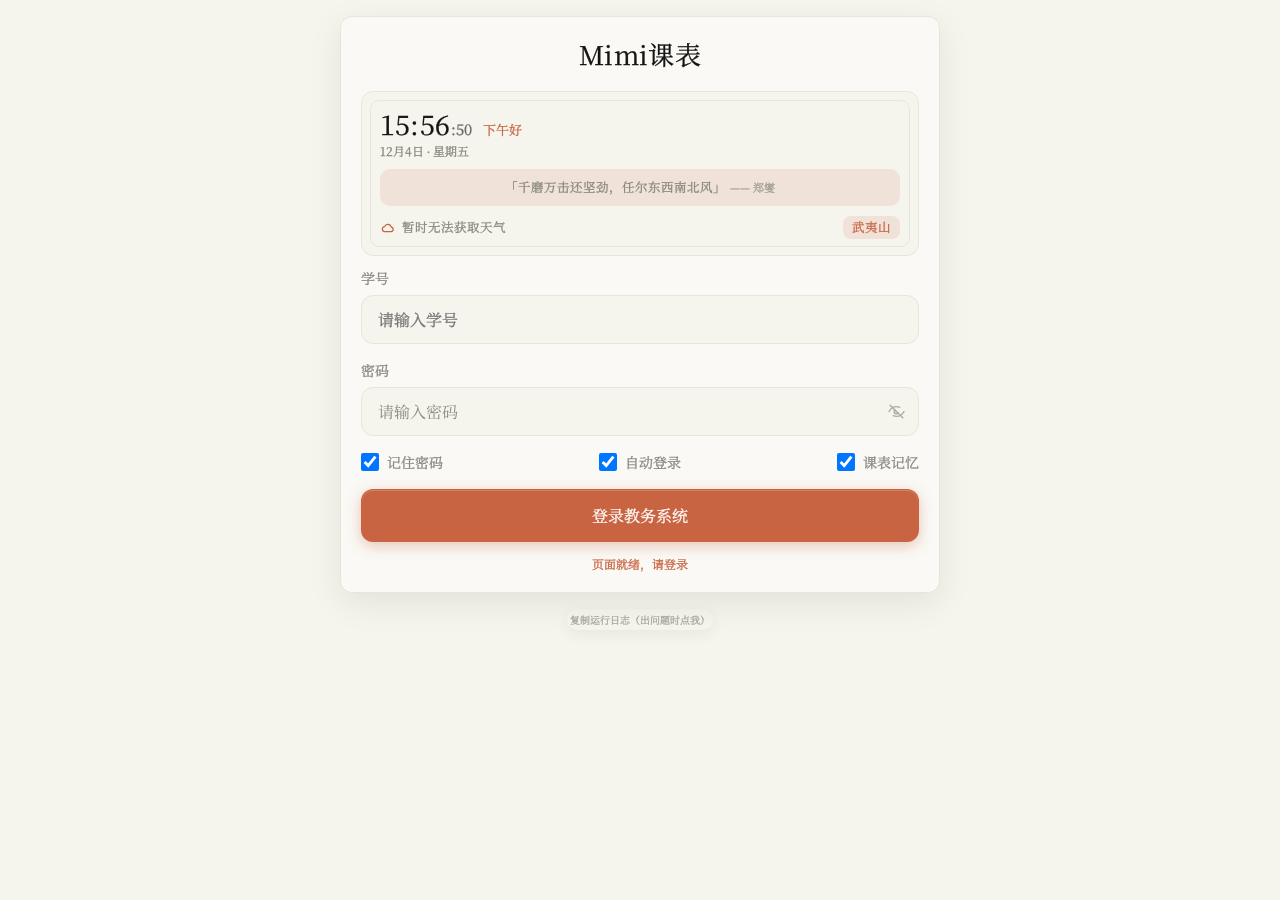
<file: app/src/main/assets/www/index.html>
<!DOCTYPE html>
<html>
<head>
    <meta charset="UTF-8">
    <meta name="viewport" content="width=device-width, initial-scale=1.0, user-scalable=no">
    <title>Mimi课表</title>
    <script>
    (function(){
        var g = '0';
        try { if (window.Android && Android.getGlassUi) g = Android.getGlassUi() || '0'; } catch(e) {}
        document.documentElement.setAttribute('data-glass', g === '1' ? '1' : '0');
    })();
    </script>
    <style>
        /* 内置中文衬线（思源宋体子集），保证所有机型都是同一套字形 */
        @font-face {
            font-family: 'Mi Serif';
            src: url('../fonts/mi-serif.otf') format('opentype');
            font-weight: 400;
            font-style: normal;
            font-display: swap;
        }
        :root{
            --primary:#C96442;
            --primary-soft:rgba(201,100,66,0.12);
            --bg:#F5F4ED;
            --card:#FAF9F5;
            --text:#141413;
            --sub:#87867F;
            --input-bg:#FAF9F5;
            --input-border:#E8E6DC;
            --secondary:#5E5D59;--glass-hi:rgba(255,255,255,0);--glass-glow:rgba(255,255,255,0);--glass-g1:#F5F4ED;--glass-g2:#F5F4ED;--glass-g3:#F5F4ED;--glass-card:#FAF9F5;--glass-card-soft:#F5F4ED;--glass-border:#E8E6DC;--glass-shadow:rgba(20,20,19,0.08);--glass-edge:rgba(255,255,255,0);--glass-refract:rgba(255,255,255,0);
            --bf: none;
        }
        /* 动态玻璃效果开关：默认关闭=纯实色普通UI；开启=强毛玻璃 */
        html[data-glass="1"]{
            --glass-hi:rgba(255,255,255,0.58);
            --glass-glow:rgba(255,255,255,0.30);
            --glass-g1:#F3EBDF;--glass-g2:#EFE7DA;--glass-g3:#E9E5DA;
            --glass-card:rgba(250,249,245,0.52);
            --glass-card-soft:rgba(250,249,245,0.40);
            --glass-border:rgba(255,255,255,0.55);
            --glass-shadow:rgba(20,20,19,0.12);
            --glass-edge:rgba(255,255,255,0.55);
            --glass-refract:rgba(255,255,255,0.20);
            --bf: blur(22px) saturate(138%);
        }
        html[data-glass="0"] body::before { content: none; }
        /* 玻璃模式背景：暖奶油纸面 + 赤陶微光，像描图纸而非科技毛玻璃 */
        html[data-glass="1"] body::before {
            background:
                radial-gradient(120vmax 90vmax at 50% 118%, rgba(255,255,255,0.26), rgba(255,255,255,0) 62%),
                radial-gradient(80vmax 80vmax at 12% -10%, rgba(201,100,66,0.10), rgba(201,100,66,0) 55%),
                linear-gradient(125deg, #F3EBDF 0%, #EFE7DA 26%, #E9E5DA 48%, #F0E9DE 72%, #F3EBDF 100%);
            background-size: 100% 100%;
            animation: lg-flow 40s ease-in-out infinite alternate;
            will-change: transform;
        }
        @keyframes lg-flow {
            0% { transform: translate3d(0,0,0); }
            50% { transform: translate3d(-2.5vmax, 1.6vmax, 0); }
            100% { transform: translate3d(1.6vmax, -2.5vmax, 0); }
        }

        * { margin: 0; padding: 0; box-sizing: border-box; }
        /* 待机态：无进度条、文字居中 */
        .login-progress.idle .login-progress-track { display: none; }
        .login-progress.idle .login-progress-text { flex: 1; text-align: center; }
        .login-progress-track { display: none !important; }

        body {
            font-family: "Mi Serif", "Noto Serif CJK SC", "Source Han Serif SC", "Songti SC", serif;
            background: var(--bg);
            padding: 16px;
            line-height: 1.5;
            -webkit-font-smoothing: antialiased;
            /* 内置衬线只有常规字重，笔画偏细：用文字描边补一点厚度 */
            -webkit-text-stroke: 0.32px currentColor;
        }
        /* 表单控件默认使用系统无衬线，这里统一继承衬线，保证全 App 字体一致 */
        button, input, select, textarea { font-family: inherit; }
        /* Claude 排版：全站统一衬线字体，标题用常规字重（不用 bold） */
        h1, h2, .wk-title, .topbar h1, .page-title {
            font-family: "Mi Serif", "Noto Serif CJK SC", "Source Han Serif SC", "Songti SC", serif;
            font-weight: 400;
            letter-spacing: 0.3px;
            line-height: 1.3;
        }
        .container {
            max-width: 600px;
            margin: 0 auto;
        }
        /* 卡片：暖色 ring 边框 + 微尘阴影 */
        .card {
            background: var(--card);
            border-radius: 12px;
            padding: 20px;
            border: 1px solid #F0EEE6;
            box-shadow: 0 0 0 1px rgba(201,100,66,0.13), rgba(0,0,0,0.05) 0 4px 24px;
            margin-bottom: 16px;
        }
        h1 { font-size: 26px; margin-bottom: 20px; text-align: center; color: var(--text); }
        .input-group {
            margin-bottom: 16px;
        }
        label {
            display: block;
            font-size: 14px;
            color: var(--sub);
            margin-bottom: 6px;
            font-weight: 500;
        }
        input {
            width: 100%;
            padding: 12px 16px;
            border: 1px solid var(--glass-border);
            border-radius: 12px;
            font-size: 16px;
            transition: 0.2s;
            background: var(--glass-card-soft);
            backdrop-filter: var(--bf);
            -webkit-backdrop-filter: var(--bf);
            box-shadow: inset 0 1px 0 var(--glass-hi);
            color: var(--text);
        }
        input:focus {
            outline: none;
            border-color: var(--primary);
            background: var(--card);
            /* 内发光代替外扩散：聚焦时输入框外框尺寸与未聚焦完全一致，
               密码框和上面的学号框严格等宽对齐，不再向外“凸”一圈 */
            box-shadow: inset 0 0 0 2px var(--primary-soft);
        }
        button {
            width: 100%;
            padding: 14px;
            background: var(--glass-card-soft);
            color: var(--text);
            border: 1px solid var(--glass-border);
            border-radius: 12px;
            font-size: 16px;
            font-weight: 500;
            cursor: pointer;
            backdrop-filter: var(--bf);
            -webkit-backdrop-filter: var(--bf);
            box-shadow: 0 4px 14px var(--glass-shadow), inset 0 1px 0 var(--glass-hi);
            transition: 0.2s;
            margin-top: 8px;
        }
        button:active { opacity: 0.85; }
        .btn-secondary {
            background: var(--glass-card);
            margin-top: 12px;
        }
        .tip {
            margin-top: 16px;
            padding: 12px;
            border-radius: 12px;
            font-size: 14px;
            text-align: center;
        }
        .tip.ok { display: none; }
        .tip.err { background: #ffebee; color: #c62828; }

        /* ===== 问候卡（2.5：时间/日期问候/励志语/天气） ===== */
        .hello-card {
            background: var(--glass-card-soft);
            border: 1px solid var(--glass-border);
            backdrop-filter: var(--bf);
            -webkit-backdrop-filter: var(--bf);
            border-radius: 12px;
            padding: 8px;
            margin: 0 0 12px;
        }
        /* 外框内再分两块：上方时间/名言/天气，下方滚动公告，均透明底 */
        .hello-main {
            padding: 7px 9px;
            border: 1px solid var(--glass-border);
            border-radius: 9px;
            background: transparent;
        }
        .hello-top { display: flex; align-items: baseline; gap: 10px; }
        .hello-time {
            font-family: "Mi Serif", "Noto Serif CJK SC", "Songti SC", serif;
            font-size: 27px; font-weight: 400; color: var(--text); letter-spacing: .2px; font-variant-numeric: tabular-nums; line-height: 1.2;
        }
        .hello-greet { font-size: 13px; font-weight: 500; color: var(--primary); }
        .hello-time .hh-sec { font-size: .55em; font-weight: 400; opacity: .62; margin-left: 1px; }
        .hello-date { font-size: 12px; color: var(--sub); margin-top: 2px; }
        .hello-quote {
            font-size: 12.5px; color: var(--sub); line-height: 1.65;
            margin-top: 9px; padding: 8px 10px;
            background: var(--primary-soft); border-radius: 10px;
            text-align: center;
        }
        .hello-quote .q-src { opacity: .75; font-size: 11px; margin-left: 4px; }
        .hello-weather {
            margin-top: 10px; display: flex; align-items: center; gap: 7px;
            font-size: 12.5px; color: var(--sub);
        }
        #hhWIcon { display: inline-flex; line-height: 0; }
        .hello-weather svg { width: 15px; height: 15px; flex: 0 0 15px; color: var(--primary); }
        .hw-city {
            margin-left: auto; color: var(--primary); font-weight: 500;
            padding: 2px 9px; background: var(--primary-soft);
            border-radius: 8px; cursor: pointer;
            transition: transform .15s cubic-bezier(.2,.8,.2,1);
        }
        .hw-city:active { transform: scale(.94); }
        /* ===== 滚动公告：与问候卡同宽，内容由服务器 notice.txt（或公告首行）控制 ===== */
        .notice-bar {
            display: none;
            align-items: center;
            gap: 8px;
            height: 28px;
            margin: 8px 0 0;
            padding: 0 6px;
            border-radius: 9px;
            background: transparent;
            border: 1px solid var(--glass-border);
            box-shadow: none;
            overflow: hidden;
        }
        .notice-bar.show { display: flex; }
        .notice-tag {
            flex: 0 0 auto;
            padding: 2px 8px;
            border-radius: 7px;
            background: var(--primary-soft);
            color: var(--primary);
            font-size: 11px;
            white-space: nowrap;
        }
        .notice-viewport {
            flex: 1 1 auto;
            min-width: 0;
            overflow: hidden;
            white-space: nowrap;
            -webkit-mask-image: linear-gradient(90deg, transparent, #000 8px, #000 calc(100% - 8px), transparent);
            mask-image: linear-gradient(90deg, transparent, #000 8px, #000 calc(100% - 8px), transparent);
        }
        .notice-track {
            display: inline-flex;
            white-space: nowrap;
            animation: notice-scroll var(--notice-dur, 18s) linear infinite;
            will-change: transform;
        }
        .notice-track span {
            display: inline-block;
            padding-right: 60px;
            color: var(--text);
            font-size: 12.5px;
            white-space: nowrap;
        }
        @keyframes notice-scroll {
            from { transform: translate3d(0, 0, 0); }
            to { transform: translate3d(-50%, 0, 0); }
        }
        /* ===== 课表页顶部信息条：默认一条细线框，点击展开为主界面同款问候卡 ===== */
        .tt-hello-slot { margin: 0 2px 12px; }
        .hello-mini-chev { display: none; }
        .hello-card.tt-mini { margin: 0; cursor: pointer; }
        .hello-card.tt-mini:not(.tt-open) {
            display: flex; align-items: center; gap: 8px;
            padding: 6px 12px; min-height: 34px;
            border-radius: 10px;
            background: var(--glass-card-soft);
            box-shadow: inset 0 1px 0 var(--glass-hi);
            overflow: hidden;
            position: relative;
        }
        .hello-card.tt-mini:not(.tt-open) .hello-main {
            display: flex; align-items: baseline; gap: 6px;
            flex: 1 1 auto; min-width: 0;
            padding: 0; border: 0; background: transparent;
        }
        .hello-card.tt-mini:not(.tt-open) #hhNotice { display: none; }
        .hello-card.tt-mini:not(.tt-open) .hello-top {
            display: flex; align-items: baseline; gap: 6px; flex: 0 0 auto;
        }
        .hello-card.tt-mini:not(.tt-open) .hello-time { font-size: 15px; line-height: 1.15; }
        .hello-card.tt-mini:not(.tt-open) .hello-greet { font-size: 11.5px; white-space: nowrap; }
        .hello-card.tt-mini:not(.tt-open) .hello-date { display: none; }
        /* 收起后不显示名言，点击展开后再显示，避免被左右时间和天气挤压 */
        .hello-card.tt-mini:not(.tt-open) .hello-quote { display: none; }
        .hello-card.tt-mini:not(.tt-open) .hello-weather {
            margin: 0 0 0 auto; font-size: 11.5px; gap: 5px;
            min-width: 0; white-space: nowrap;
        }
        .hello-card.tt-mini:not(.tt-open) #hhWIcon,
        .hello-card.tt-mini:not(.tt-open) .hw-city { display: none; }
        .hello-card.tt-mini:not(.tt-open) #hhWText {
            overflow: hidden; text-overflow: ellipsis; max-width: 34vw;
        }
        .hello-card.tt-mini:not(.tt-open) .hello-mini-chev {
            display: inline-flex; flex: 0 0 auto;
            font-size: 11px; color: var(--sub); line-height: 1;
        }
        .hello-card.tt-mini.tt-open .hello-mini-chev {
            display: block; text-align: center;
            margin-top: 8px; font-size: 11px; color: var(--sub);
        }
        #cityMask {
            position: fixed; inset: 0;
            background: rgba(0,0,0,0.45);
            z-index: 70;
        }
        /* 城市输入弹窗：屏幕正中的小卡片，只保留一个输入框 */
        #cityPanel {
            position: fixed; left: 50%; top: 50%; transform: translate(-50%, -50%);
            width: min(86vw, 340px);
            background: var(--card);
            border-radius: 16px;
            padding: 20px;
            z-index: 71;
        }
        #cityPanel h2 { font-size: 17px; color: var(--text); margin-bottom: 14px; text-align: center; }
        #cityPanel input { font-size: 15px; }
        .city-hint {
            min-height: 18px;
            margin-top: 8px;
            font-size: 12px;
            text-align: center;
            color: var(--sub);
        }
        .city-hint.err { color: #c62828; }
        .city-btns { display: flex; gap: 10px; margin-top: 6px; }
        .city-btns button { flex: 1; margin-top: 0; padding: 11px; font-size: 15px; }
        .city-btns .city-cancel { flex: 0 0 96px; background: var(--glass-card); }
        .hidden { display: none; }
        /* ===== 动态玻璃增强层（2.6：叠加在 2.1 原 UI 之上，不改布局/尺寸） ===== */
        body::before {
            content: '';
            position: fixed;
            top: -12vmax; left: -12vmax; right: -12vmax; bottom: -12vmax;
            z-index: -1;
            background: linear-gradient(135deg, var(--glass-g1), var(--glass-g2), var(--glass-g3), var(--glass-g2), var(--glass-g1));
            background-size: 400% 400%;
        }
        .card {
            background: var(--glass-card);
            border: 1px solid var(--glass-border);
            backdrop-filter: var(--bf);
            -webkit-backdrop-filter: var(--bf);
            box-shadow: 0 10px 34px var(--glass-shadow), inset 0 1px 0 var(--glass-hi), inset 0 -1px 0 rgba(255,255,255,0.10);
            position: relative;
            overflow: hidden;
        }
        .card::before {
            content: '';
            position: absolute; left: 0; right: 0; top: 0; height: 42%;
            pointer-events: none;
            background: linear-gradient(180deg, var(--glass-glow), rgba(255,255,255,0));
        }
        .gcard {
            background: var(--glass-card-soft);
            border: 1px solid var(--glass-border);
            backdrop-filter: var(--bf);
            -webkit-backdrop-filter: var(--bf);
            box-shadow: inset 0 1px 0 var(--glass-hi);
        }
        #cityPanel {
            background: var(--glass-card);
            border: 1px solid var(--glass-border);
            backdrop-filter: var(--bf);
            -webkit-backdrop-filter: var(--bf);
            box-shadow: 0 -8px 30px var(--glass-shadow), inset 0 1px 0 var(--glass-hi);
        }
        .btn { box-shadow: inset 0 1px 0 rgba(255,255,255,0.28); }
        /* 玻璃模式：按钮与内容区强化毛玻璃质感。
           彩色按钮（确认/保存/日程类型/色点/全屏）排除在外，保留各自的实色底，
           否则玻璃渐变会盖掉赤陶底，白字直接看不见 */
        html[data-glass="1"] button:not(.clear-btn):not(.copy-log-link):not(.confirm-btn):not(.sch-save):not(.sch-mode-btn):not(.sch-color-dot):not(.wk-fullscreen-btn) {
            border-radius: 12px;
            background: linear-gradient(180deg, rgba(255,255,255,0.46), rgba(255,255,255,0.22));
            box-shadow: 0 6px 18px var(--glass-shadow), inset 0 1px 0 rgba(255,255,255,0.62), inset 0 -1px 0 rgba(255,255,255,0.16);
        }
        /* 玻璃层里的按钮文字改用纯色填充、取消全局细描边：
           描边+ backdrop-filter 在部分 WebView 重绘时会漏画字形，表现为文字偶发空白 */
        html[data-glass="1"] button {
            -webkit-text-stroke: 0;
            -webkit-text-fill-color: currentColor;
        }
        /* 按下时不再叠加 filter：filter 与 backdrop-filter 同层会让部分 WebView 重绘丢失文字 */
        html[data-glass="1"] button:active { filter: none; }
        html[data-glass="1"] .course-list:not(.wk) {
            background: rgba(250,249,245,0.34);
            border: 1px solid var(--glass-border);
        }
        html[data-glass="1"] .card {
            background: linear-gradient(165deg, rgba(255,255,255,0.48), rgba(255,255,255,0.24) 45%, rgba(255,255,255,0.34));
            box-shadow: 0 12px 36px var(--glass-shadow), inset 0 1px 0 rgba(255,255,255,0.78), inset 0 -1px 0 rgba(255,255,255,0.18);
        }
        html[data-glass="1"] #loginBtn { border-radius: 12px; }
        /* ===== 液态玻璃增强：湿边高光 + 折射内影 + 缓慢流光 ===== */
        html[data-glass="1"] .hello-card,
        html[data-glass="1"] .gcard {
            position: relative;
            overflow: hidden;
            border: 1px solid var(--glass-border);
            box-shadow: 0 8px 26px var(--glass-shadow),
                        inset 0 1px 0 var(--glass-hi),
                        inset 1px 0 0 var(--glass-refract),
                        inset -1px 0 0 rgba(255,255,255,0.12);
        }
        html[data-glass="1"] .card {
            border-color: var(--glass-border);
            box-shadow: 0 14px 42px var(--glass-shadow),
                        inset 0 1px 0 rgba(255,255,255,0.80),
                        inset 0 -1px 0 rgba(255,255,255,0.20),
                        inset 1px 0 0 var(--glass-refract);
        }
        html[data-glass="1"] .hello-card::after {
            content: '';
            position: absolute; left: -30%; top: -60%;
            width: 160%; height: 130%;
            pointer-events: none;
            background: linear-gradient(115deg,
                rgba(255,255,255,0) 32%,
                rgba(255,255,255,0.26) 47%,
                rgba(255,255,255,0.08) 58%,
                rgba(255,255,255,0) 70%);
            transform: translate3d(-18%, 0, 0) rotate(6deg);
            animation: lg-sheen 16s ease-in-out infinite alternate;
            will-change: transform;
        }
        @keyframes lg-sheen {
            from { transform: translate3d(-18%, 0, 0) rotate(6deg); }
            to { transform: translate3d(18%, 0, 0) rotate(6deg); }
        }
        /* 主登录按钮：赤陶主色 */
        #loginBtn { background: var(--primary); color: #fff; border-color: transparent; box-shadow: 0 4px 14px rgba(201,100,66,0.34), inset 0 1px 0 rgba(255,255,255,0.18); }
        /* 返回主界面按钮：缩小并居中 */
        #logoutBtn { width: auto; display: block; margin: 12px auto 0; padding: 9px 26px; font-size: 13.5px; border-radius: 12px; }
        /* 玻璃模式：记住密码控件玻璃化 */
        html[data-glass="1"] .checkbox-row {
            background: linear-gradient(180deg, rgba(255,255,255,0.30), rgba(255,255,255,0.13));
            border: 1px solid var(--glass-border);
            border-radius: 12px;
            padding: 9px 14px;
            backdrop-filter: var(--bf);
            -webkit-backdrop-filter: var(--bf);
            box-shadow: 0 6px 18px var(--glass-shadow), inset 0 1px 0 rgba(255,255,255,0.55);
        }
        /* 清空账号密码确认弹窗 */
        .confirm-mask { position: fixed; top: 0; left: 0; right: 0; bottom: 0; background: rgba(15,30,50,0.38); display: flex; align-items: center; justify-content: center; z-index: 999; }
        .confirm-mask.hidden { display: none; }
        .confirm-card { width: 78%; max-width: 320px; background: var(--card); border-radius: 18px; padding: 20px 18px 14px; box-shadow: 0 12px 40px rgba(0,0,0,0.22); text-align: center; }
        .confirm-title { font-size: 15.5px; font-weight: 600; color: var(--text); margin-bottom: 8px; }
        .confirm-text { font-size: 13.5px; color: var(--sub); margin-bottom: 18px; }
        .confirm-btns { display: flex; gap: 10px; }
        .confirm-btn { flex: 1; margin: 0; padding: 10px 0; font-size: 14px; border-radius: 10px; border: none; font-weight: 500; }
        .confirm-btn.cancel { background: #EFEDE4; color: #4D4C48; }
        .confirm-btn.ok { background: var(--primary); color: #fff; box-shadow: 0 2px 8px rgba(201,100,66,0.30), inset 0 1px 0 rgba(255,255,255,0.16); }
        html[data-glass="1"] .confirm-card { background: linear-gradient(165deg, rgba(255,255,255,0.38), rgba(255,255,255,0.16) 45%, rgba(255,255,255,0.24)); border: 1px solid var(--glass-border); backdrop-filter: var(--bf); -webkit-backdrop-filter: var(--bf); box-shadow: 0 14px 44px var(--glass-shadow), inset 0 1px 0 rgba(255,255,255,0.75); }
        html[data-glass="1"] .confirm-btn.cancel { background: rgba(255,255,255,0.28); }
        /* 课程卡片节次别名：下划线提示可点开查看具体时间 */
        .wk-alias { text-decoration: underline; text-underline-offset: 2px; cursor: pointer; }
        /* 节次时间弹窗列表 */
        .slot-time-list { margin: 4px 0 14px; text-align: left; }
        .slot-time-row { display: flex; justify-content: space-between; align-items: center; padding: 7px 10px; border-radius: 9px; font-size: 13px; color: var(--sub); }
        .slot-time-row b { font-weight: 500; color: var(--text); font-variant-numeric: tabular-nums; }
        .slot-time-row.on { background: var(--input-bg); }
        .slot-time-row.on, .slot-time-row.on b { color: var(--primary); }
        .slot-time-row.on b { font-weight: 600; }
        /* 课程详情弹层 */
        .cd-name { font-size: 15px; font-weight: 500; color: var(--text); text-align: left; margin: 2px 0 8px; word-break: break-all; }
        .cd-row { display: flex; justify-content: space-between; align-items: flex-start; gap: 14px; padding: 7px 10px; border-radius: 9px; font-size: 13px; color: var(--sub); text-align: left; }
        .cd-row b { font-weight: 500; color: var(--text); text-align: right; word-break: break-all; }
        @supports not ((backdrop-filter: blur(1px)) or (-webkit-backdrop-filter: blur(1px))) {
            .card, .gcard, #cityPanel { background: var(--card); }
        }
        button { transition: transform .16s cubic-bezier(.2,.8,.2,1), box-shadow .2s, opacity .2s, filter .2s; }
        button:active { transform: scale(.97); filter: brightness(1.05); }
        button:disabled { transform: none; }
        .copy-log-link { transition: transform .15s cubic-bezier(.2,.8,.2,1); }
        .copy-log-link:active { transform: scale(.95); opacity: 1; }
        .hw-city { transition: transform .15s cubic-bezier(.2,.8,.2,1); }
        .hw-city:active { transform: scale(.94); }
        .hello-card { transition: transform .15s cubic-bezier(.2,.8,.2,1); }
        .hello-card:active { transform: scale(.995); }
        .btn-group {
            display: flex;
            gap: 10px;
            flex-wrap: wrap;
            margin-bottom: 16px;
        }
        .btn-group button {
            flex: 1;
            min-width: 70px;
            margin-top: 0;
            padding: 10px;
            font-size: 14px;
        }
        /* ===== 选周等待提示 ===== */
        .course-list {
            background: var(--input-bg);
            color: var(--text);
            padding: 16px;
            border-radius: 12px;
            max-height: 500px;
            overflow-y: auto;
            font-size: 14px;
            line-height: 1.6;
            white-space: pre-wrap;
            font-family: "Mi Serif", "Noto Serif CJK SC", "Source Han Serif SC", "Songti SC", serif;
        }
        /* ===== 选周等待提示 ===== */
        .wk-hint { text-align: center; color: var(--sub); font-size: 13px; padding: 20px 8px; }
        /* ===== 课表卡片视图（2.3 新增：替代原生网格与文本视图） ===== */
        .course-list.wk {
            font-family: inherit;
            white-space: normal;
            font-size: 14px;
            padding: 12px;
            background: transparent;
            max-height: none;
            overflow: visible;
        }
        /* ===== 标准周课表网格（2.5.4） ===== */
        .wk-grid-wrap {
            margin: 2px 0 16px; border-radius: 16px; overflow: hidden;
            background: var(--glass-card); border: 1px solid var(--glass-border);
            backdrop-filter: var(--bf);
            -webkit-backdrop-filter: var(--bf);
            box-shadow: 0 8px 26px var(--glass-shadow), inset 0 1px 0 var(--glass-hi);
            position: relative;
        }
        /* 全屏按钮已移到 wk-title 行内，此处不再保留 wk-grid-wrap 内嵌按钮样式 */
        .wk-grid-scroll { overflow-x: auto; -webkit-overflow-scrolling: touch; }
        .wk-grid { display: grid; grid-template-columns: 30px repeat(7, 1fr); min-width: 540px; }
        .wkg-corner { background: var(--input-bg); border-right: 1px solid var(--input-border); border-bottom: 1px solid var(--input-border); }
        .wkg-head {
            padding: 8px 0 6px; text-align: center; font-size: 11px; font-weight: 500; letter-spacing: 0.3px;
            color: var(--sub); border-right: 1px solid var(--input-border); border-bottom: 1px solid var(--input-border);
        }
        .wkg-head small { display: block; font-size: 9px; font-weight: 400; margin-top: 1px; }
        .wkg-head.today { color: var(--primary); background: var(--primary-soft); }
        .wkg-slot {
            display: flex; flex-direction: column; align-items: center; justify-content: center;
            font-size: 9px; color: var(--sub); height: 56px; padding: 2px 0;
            background: var(--input-bg); border-right: 1px solid var(--input-border); border-bottom: 1px solid var(--input-border);
        }
        .wkg-slot small { font-size: 8px; margin-top: 1px; font-weight: 400; }
        .wkg-cell {
            position: relative;
            height: 56px; padding: 2px; display: flex; flex-direction: column; gap: 2px;
            border-right: 1px solid var(--input-border); border-bottom: 1px solid var(--input-border);
            overflow: hidden;
            --cell-h: 56px;
        }
        /* 单点提醒：圆点压在最左侧边框上，不遮挡课程文字 */
        .wkg-line {
            position: absolute; left: -3px; width: 13px; height: 14px;
            display: flex; align-items: center; justify-content: center;
            transform: translateY(-50%); cursor: pointer; z-index: 4;
        }
        .wkg-line::before {
            content: ''; width: 6px; height: 6px; border-radius: 50%;
            background: var(--wk-accent); box-shadow: 0 0 0 1.5px rgba(255,255,255,0.9);
        }
        /* 单点提醒详情浮层 */
        #remindPop {
            position: fixed; z-index: 9999; min-width: 150px; max-width: 230px;
            background: var(--card); border-radius: 12px; padding: 11px 13px;
            box-shadow: 0 8px 24px rgba(0,0,0,0.22); border: 1px solid var(--input-border);
        }
        #remindPop .rp-title { font-size: 14px; font-weight: 500; color: var(--text); margin-bottom: 5px; }
        #remindPop .rp-row { font-size: 12px; color: var(--sub); line-height: 1.6; }
        #remindPop .rp-row b { color: var(--text); font-weight: 500; }
        .wkg-cell.today { background: var(--primary-soft); }
        .wkg-course {
            flex: 1; min-height: 0; border-radius: 7px; padding: 2px 3px; font-size: 9px; line-height: 1.2;
            background: var(--wk-accent-soft); box-shadow: inset 0 0 0 1px var(--wk-accent);
            display: flex; flex-direction: column; align-items: center; justify-content: center; text-align: center; gap: 1px;
        }
        /* 可点击的课程卡（带 data-cid）：给出明确的触摸反馈 */
        .wkg-course[data-cid] { cursor: pointer; }
        .wkg-course[data-cid]:active { opacity: 0.78; }
        .wkg-course span { display: -webkit-box; -webkit-line-clamp: 2; -webkit-box-orient: vertical; overflow: hidden; word-break: break-all; color: var(--text); font-size: 9px; font-weight: 500; max-width: 100%; }
        .wkg-course small { max-width: 100%; display: -webkit-box; -webkit-line-clamp: 2; -webkit-box-orient: vertical; overflow: hidden; word-break: break-all; white-space: normal; line-height: 1.15; font-size: 7.5px; color: var(--sub); }
        /* 课程名的「前 4 字」副本：普通视图和横屏全屏不显示，仅竖屏全屏使用 */
        .wkg-course .wkg-cshort { display: none; }
        /* 日程卡片（周视图网格）：颜色跟随日程自选色（默认玫红） */
        .wkg-course.sch-item {
            background: var(--wk-accent-soft);
            box-shadow: inset 0 0 0 1px var(--wk-accent);
        }
        .wkg-course.sch-item span { color: var(--wk-accent); font-weight: 500; }
        .wkg-course.sch-item small { color: var(--wk-accent); opacity: 0.85; }
        .wk-title {
            font-size: 17px; font-weight: 500; color: var(--text);
            margin: 2px 2px 10px; display: flex; align-items: center; gap: 8px;
            position: relative; flex-wrap: nowrap;
        }
        /* 标题文字必须是独立 span（裸文本节点不受 flex-shrink 选择器约束，会被压成竖排） */
        .wk-title-text { flex: 0 0 auto; white-space: nowrap; }
        .wk-title-spacer { flex: 1 1 auto; min-width: 0; }
        .wk-week-badge {
            display: inline-block; padding: 2px 10px; border-radius: 10px;
            background: #F7E6DC; color: #A6512F; font-size: 12px; font-weight: 600;
            border: 1px solid #EBC9B7; letter-spacing: 0.3px;
            white-space: nowrap; flex: 0 0 auto;
        }
        /* 全屏角标：尺寸与"第X周"徽标一致。必须显式 width:auto / margin:0，
           否则会被全局 button{width:100%} 撑成整条，flex-basis 会回退到该宽度 */
        .wk-fullscreen-btn {
            flex: 0 0 auto;
            width: auto; margin: 0;
            padding: 2px 7px; border-radius: 10px; border: 1px solid #EBC9B7;
            background: #F7E6DC; color: #A6512F;
            font-size: 11px; font-weight: 600; cursor: pointer;
            display: inline-flex; align-items: center; justify-content: center;
            line-height: 1.2; white-space: nowrap; min-width: 24px;
            box-shadow: none;
        }
        .wk-fullscreen-btn:active { transform: scale(0.94); }
        /* 全屏模式样式（针对整个 courseContent） */
        /* 全屏模式：一屏完整显示 7 天 × 6 节次，外观对齐教务系统的周课表：
           表格紧凑、只显示课程名（不显示地点/教师），行高由 JS 按可视区计算并封顶（--fs-row）
           用 .wk-fs 类而不是 :fullscreen 伪类，兼容不支持 unprefixed 伪类的旧 WebView */
        #courseContent.wk-fs {
            background: var(--bg, #F5F4ED);
            overflow: hidden;
            max-height: none;
            height: 100vh;
            display: flex; flex-direction: column;
            box-sizing: border-box;
            padding: 0 5px 6px;
            padding-top: 44px;   /* 避开系统状态栏，保证右上角 ✕ 可点 */
        }
        #courseContent.wk-fs .wk-title {
            font-size: 14px; margin: 0 3px 4px; flex: 0 0 auto;
        }
        #courseContent.wk-fs .wk-week-badge { font-size: 11px; padding: 0 6px; }
        #courseContent.wk-fs .wk-fullscreen-btn {
            font-size: 13px; padding: 0 9px; line-height: 18px;
            position: static; z-index: auto;
        }
        /* 全屏只显示网格课表，隐藏下方的日视图卡片列表 */
        #courseContent.wk-fs .wk-day,
        #courseContent.wk-fs .wk-note,
        #courseContent.wk-fs .wk-subtitle,
        #courseContent.wk-fs .wk-actions {
            display: none;
        }
        #courseContent.wk-fs .wk-grid-wrap {
            flex: 0 0 auto; margin: 0; min-height: 0;
            display: flex; flex-direction: column;
            background: var(--card); border: 1px solid var(--input-border);
            box-shadow: none; border-radius: 10px; overflow: hidden;
        }
        #courseContent.wk-fs .wk-grid-scroll {
            flex: 0 0 auto; min-height: 0;
            overflow: hidden;
        }
        #courseContent.wk-fs .wk-grid {
            display: grid;
            grid-template-columns: 36px repeat(7, minmax(0, 1fr));
            grid-template-rows: auto repeat(6, var(--fs-row, 56px));
            width: 100%; min-width: 0;
        }
        #courseContent.wk-fs .wkg-corner,
        #courseContent.wk-fs .wkg-head { background: var(--input-bg); }
        #courseContent.wk-fs .wkg-head {
            font-size: 10.5px; padding: 4px 0 3px; text-align: center; line-height: 1.2;
        }
        #courseContent.wk-fs .wkg-head small { font-size: 8.5px; display: block; line-height: 1.1; margin-top: 1px; }
        #courseContent.wk-fs .wkg-corner { height: 100%; }
        #courseContent.wk-fs .wkg-slot {
            font-size: 8.5px; padding: 1px 0; height: var(--fs-row, 56px);
            display: flex; flex-direction: column;
            justify-content: center; align-items: center; text-align: center;
            overflow: hidden; line-height: 1.15;
        }
        #courseContent.wk-fs .wkg-slot small { font-size: 7.5px; margin-top: 1px; font-weight: 400; display: block; line-height: 1.1; }
        #courseContent.wk-fs .wkg-cell {
            height: var(--fs-row, 56px);
            --cell-h: var(--fs-row, 56px);
            padding: 2px; gap: 2px;
            overflow: hidden;
        }
        /* 跨格日程的外框要能越过本格继续向下延伸，不能被单格裁掉 */
        #courseContent.wk-fs .wkg-cell.has-span { overflow: visible; z-index: 6; }
        /* 全屏课程卡片：只显示课程名（不显示地点/教师），最多两行，超出省略 */
        #courseContent.wk-fs .wkg-course {
            flex: 1 1 0; min-height: 0;
            padding: 2px 2px; margin: 0; border-radius: 5px;
            display: flex; flex-direction: column;
            justify-content: center; align-items: center;
            text-align: center; line-height: 1.25;
            overflow: hidden;
        }
        #courseContent.wk-fs .wkg-course span {
            font-size: 11.5px; font-weight: 500;
            width: 100%; overflow: hidden;
            display: -webkit-box; -webkit-line-clamp: 2; -webkit-box-orient: vertical;
            white-space: normal; word-break: break-all;
        }
        /* 竖屏全屏：课程名只显示前 4 个字（单行，字号随屏宽自适应） */
        #courseContent.wk-fs .wkg-course .wkg-cname { display: none; }
        #courseContent.wk-fs .wkg-course .wkg-cshort {
            display: block; width: auto; max-width: 100%;
            font-size: 10px; font-size: clamp(8px, 2.5vw, 11px);
            line-height: 1.25; letter-spacing: -0.2px;
            white-space: nowrap; text-overflow: ellipsis;
            word-break: keep-all; overflow: hidden;
        }
        #courseContent.wk-fs .wkg-course small { display: none; }
        /* 横屏全屏：恢复完整课程名 + 地点 */
        @media (orientation: landscape) {
            #courseContent.wk-fs .wkg-course .wkg-cname {
                display: -webkit-box; -webkit-line-clamp: 2; -webkit-box-orient: vertical;
                white-space: normal; word-break: break-all;
            }
            #courseContent.wk-fs .wkg-course .wkg-cshort { display: none; }
            #courseContent.wk-fs .wkg-course small { display: -webkit-box; }
        }
        /* 全屏日程框：删除时间，标题每行 2 个字（2×2 排布更整齐），框本身裁剪防溢出 */
        #courseContent.wk-fs .wkg-span { overflow: hidden; }
        #courseContent.wk-fs .wkg-span-page { padding: 3px 3px; font-size: 10px; }
        #courseContent.wk-fs .wkg-span.solid .wkg-span-page > span,
        #courseContent.wk-fs .wkg-span.sch-active .wkg-span-page > span {
            width: 2.15em; margin: 0 auto; font-size: 11px; line-height: 1.25;
            display: -webkit-box; -webkit-line-clamp: 2; -webkit-box-orient: vertical;
            white-space: normal; word-break: break-all; overflow: hidden;
        }
        #courseContent.wk-fs .wkg-span-page > small { display: none; }
        .wk-note { text-align: center; color: var(--sub); font-size: 11px; margin: 0 0 12px; }
        .wk-day { margin-bottom: 14px; }
        .wk-day-head {
            display: flex; align-items: center; gap: 8px; flex-wrap: wrap;
            margin: 0 2px 8px; font-size: 13px; font-weight: 500; letter-spacing: 0.3px; color: var(--sub);
        }
        .wk-day.today .wk-day-head { color: var(--primary); }
        .wk-date { font-weight: 500; font-size: 12px; opacity: .85; }
        .wk-cnt {
            font-size: 11px; font-weight: 500;
            background: var(--primary-soft); color: var(--primary);
            border-radius: 8px; padding: 1px 8px;
        }
        .wk-today-badge {
            font-size: 10px; font-weight: 500; letter-spacing: 0.2px; color: #fff;
            background: var(--primary); border-radius: 8px; padding: 1px 8px;
        }
        .wk-course {
            background: var(--glass-card-soft);
            border: 1px solid var(--glass-border);
            border-left: 3px solid var(--wk-accent, var(--primary));
            box-shadow: 0 0 0 1px rgba(201,100,66,0.10), inset 0 1px 0 var(--glass-hi);
            border-radius: 12px; padding: 10px 12px; margin-bottom: 8px;
            display: flex; gap: 10px; align-items: flex-start;
            transition: transform .15s cubic-bezier(.2,.8,.2,1);
        }
        .wk-course:active { transform: scale(.98); }
        .wk-icon {
            flex: 0 0 30px; width: 30px; height: 30px; border-radius: 10px;
            background: var(--wk-accent-soft, var(--primary-soft));
            color: var(--wk-accent, var(--primary));
            display: flex; align-items: center; justify-content: center;
            font-family: "Mi Serif", "Noto Serif CJK SC", "Songti SC", serif;
            font-size: 13px; font-weight: 400;
        }
        .wk-main { flex: 1; min-width: 0; }
        /* 课程名字号放大到与左侧图标框(30px)一样大，单行行高与图标框等高 */
        .wk-name {
            font-family: "Mi Serif", "Noto Serif CJK SC", "Source Han Serif SC", "Songti SC", serif;
            font-size: 20px; font-weight: 400; color: var(--text); letter-spacing: 0.2px;
            line-height: 1.5; word-break: break-all;
            min-height: 30px; display: flex; align-items: center;
        }
        /* 重点信息框：小节(含别名)、地点、任课教师，字号小于课程名(14px) */
        .wk-hl {
            margin-top: 6px; padding: 6px 9px;
            display: flex; flex-wrap: wrap; gap: 3px 10px;
            background: var(--wk-accent-soft, var(--primary-soft));
            border-radius: 9px;
            font-size: 12.5px; font-weight: 600; line-height: 1.4;
            color: var(--wk-accent, var(--primary));
        }
        .wk-hl span { display: inline-flex; align-items: center; gap: 4px; min-width: 0; word-break: break-all; }
        .wk-hl svg { width: 12px; height: 12px; flex: 0 0 12px; opacity: .9; }
        .wk-weeks {
            margin-top: 5px; display: inline-flex; align-items: center; gap: 3px;
            font-size: 10.5px; color: var(--sub);
        }
        .wk-weeks svg { width: 10px; height: 10px; flex: 0 0 10px; opacity: .75; }
        .wk-empty { text-align: center; color: var(--sub); font-size: 13px; padding: 26px 8px; }
        .loading {
            display: inline-block;
            width: 16px;
            height: 16px;
            border: 2px solid rgba(255,255,255,0.3);
            border-radius: 50%;
            border-top-color: white;
            animation: spin 0.8s linear infinite;
            vertical-align: middle;
            margin-left: 8px;
        }
        @keyframes spin {
            to { transform: rotate(360deg); }
        }
        .btn .loading { display: none; }
        button:disabled { opacity: 0.6; }
        .checkbox-row {
            display: flex;
            align-items: center;
            justify-content: space-between;
            margin-top: 8px;
            margin-bottom: 8px;
        }
        .checkbox-row label {
            display: flex;
            align-items: center;
            gap: 8px;
            cursor: pointer;
            margin-bottom: 0;
        }
        .checkbox-row input {
            width: 18px;
            height: 18px;
            margin: 0;
        }
        .checkbox-row input:disabled {
            opacity: 0.3;
            cursor: not-allowed;
        }
        .checkbox-row input:disabled + span {
            opacity: 0.4;
        }
        .clear-btn {
            background: none;
            border: none;
            color: var(--sub);
            font-size: 12px;
            padding: 4px 8px;
            margin: 0;
            width: auto;
            cursor: pointer;
        }
        .clear-btn:active { opacity: 0.7; }
        .pwd-wrap { position: relative; width: 100%; }
        .pwd-wrap input { padding-right: 42px; }
        /* 密码掩码：不再依赖字体里的圆点字形（各机型宽度不同，容易挤成一坨）。
           这里把原生文字设为透明，由 .pwd-dots 自绘等距圆点，保证任何机型都清晰可数 */
        .pwd-wrap input[type="password"] {
            color: transparent;
            -webkit-text-fill-color: transparent;
            caret-color: var(--text);
            letter-spacing: normal;
            -webkit-text-stroke: 0;
        }
        /* 原生文字透明后，占位符需要单独恢复颜色 */
        .pwd-wrap input[type="password"]::placeholder {
            color: var(--sub);
            -webkit-text-fill-color: var(--sub);
        }
        .pwd-dots {
            position: absolute;
            left: 17px;
            top: 50%;
            transform: translateY(-50%);
            display: flex;
            align-items: center;
            gap: 7px;
            height: 18px;
            max-width: calc(100% - 64px);
            overflow: hidden;
            pointer-events: none;
        }
        .pwd-dots.hidden { display: none; }
        .pwd-dots i {
            width: 7px;
            height: 7px;
            border-radius: 50%;
            background: var(--text);
            flex: 0 0 7px;
        }
        .pwd-eye {
            position: absolute;
            right: 10px;
            top: 50%;
            transform: translateY(-50%);
            cursor: pointer;
            width: 26px;
            height: 26px;
            display: flex;
            align-items: center;
            justify-content: center;
            color: var(--sub);
            opacity: 0.65;
            user-select: none;
            border-radius: 50%;
            transition: opacity .15s, background .15s;
        }
        .pwd-eye:active { opacity: 1; background: rgba(128,128,128,0.14); }
        .pwd-eye svg { display: block; }
        .login-progress {
            margin-top: 12px;
            display: flex;
            flex-wrap: wrap;
            align-items: center;
            gap: 10px;
        }
        .login-progress.hidden { display: none; }
        .login-progress-track {
            flex: 1;
            height: 6px;
            border-radius: 3px;
            background: rgba(128,128,128,0.22);
            overflow: hidden;
        }
        .login-progress-bar {
            height: 100%;
            width: 40%;
            border-radius: 3px;
            background: linear-gradient(90deg, #f44336, #ff9800, #ffeb3b, #4caf50);
            animation: lp-slide 1.1s ease-in-out infinite;
        }
        @keyframes lp-slide {
            0% { margin-left: -40%; }
            100% { margin-left: 100%; }
        }
        .login-progress-text { font-size: 12px; color: #C96442; font-weight: 500; flex: 1 0 100%; text-align: center; line-height: 1.35; margin-top: 2px; }
        .copy-log-link {
            background: none;
            border: none;
            color: var(--sub);
            font-size: 10px;
            padding: 3px;
            margin: 4px auto 0;
            width: auto;
            display: block;
            opacity: 0.7;
        }
        .copy-log-link:active { opacity: 1; }
        /* ===== 日程提醒：圆形加号按钮 + 弹窗 + 课表内日程项 ===== */
        .sch-mask {
            position: fixed; inset: 0; background: rgba(0,0,0,0.45);
            z-index: 70; display: flex; align-items: center; justify-content: center;
        }
        .sch-mask.hidden { display: none; }
        .sch-dialog {
            background: var(--card); border-radius: 18px; padding: 20px;
            width: 88%; max-width: 420px; max-height: 84vh; overflow-y: auto;
            box-shadow: 0 8px 30px rgba(0,0,0,0.2);
        }
        .sch-dialog h3 { font-size: 17px; color: var(--text); margin-bottom: 14px; }
        .sch-field { margin-bottom: 12px; }
        .sch-field label { display: block; font-size: 13px; color: var(--sub); margin-bottom: 5px; font-weight: 500; }
        .sch-field input {
            width: 100%; padding: 11px 14px; border: 1px solid var(--input-border);
            border-radius: 12px; font-size: 15px; background: var(--input-bg); color: var(--text);
        }
        .sch-field input:focus { outline: none; border-color: var(--primary); box-shadow: 0 0 0 3px var(--primary-soft); }
        .sch-row { display: flex; gap: 10px; }
        .sch-row .sch-field { flex: 1; }
        .sch-row .sch-field.sch-hide { display: none; }
        /* 日程类型切换：时间段 / 单点提醒 */
        .sch-mode { display: flex; gap: 8px; }
        .sch-mode-btn {
            flex: 1; padding: 9px; border-radius: 10px; font-size: 13px; font-weight: 600; margin: 0;
            background: var(--input-bg); color: var(--sub);
            border: 1.5px solid var(--input-border); box-shadow: none;
        }
        .sch-mode-btn.on { background: var(--primary-soft); color: var(--primary); border-color: var(--primary); }
        .sch-btns {
            display: flex; gap: 10px; margin-top: 16px;
            position: sticky; bottom: -20px; padding: 10px 0 20px;
            margin-left: -20px; margin-right: -20px; padding-left: 20px; padding-right: 20px;
            background: var(--card);
            box-shadow: 0 -8px 12px -10px rgba(0,0,0,0.25);
        }
        .sch-btns button {
            flex: 1; padding: 12px; border: none; border-radius: 12px;
            font-size: 15px; font-weight: 600; margin-top: 0; width: auto;
        }
        .sch-cancel { background: #EFEDE4; color: #5E5D59; box-shadow: none; }
        .sch-save { background: var(--primary); color: #fff; box-shadow: 0 4px 12px rgba(201,100,66,0.28); }
        /* 日程颜色选择：一排可点色点，选中外描边 */
        .sch-colors { display: flex; gap: 10px; flex-wrap: wrap; }
        .sch-color-dot {
            width: 28px; height: 28px; border-radius: 50%; padding: 0; margin: 0;
            border: 2.5px solid transparent; box-sizing: border-box;
            transition: transform .12s ease, border-color .12s ease;
        }
        .sch-color-dot.on { border-color: var(--text); transform: scale(1.12); }
        /* 课表内的日程项：玫红标识，图标与课程一致为软底+首字；徽标强制横排不换行 */
        .sch-badge {
            display: inline-block; flex: 0 0 auto; white-space: nowrap;
            font-size: 10px; font-weight: 600;
            background: #D97757; color: #fff; border-radius: 5px;
            padding: 1px 6px; margin-left: 6px; vertical-align: 2px;
        }
        /* 同格多项：翻页卡片 + 数量角标 */
        .wkg-pager { position: relative; flex: 1; display: flex; flex-direction: column; min-height: 0; }
        .wkg-pg { flex: 1; display: flex; flex-direction: column; min-height: 0; }
        .wkg-pg .wkg-course { margin: 0; }
        .wkg-badge {
            position: absolute; top: 0; right: 0; z-index: 2;
            min-width: 11px; height: 11px; border-radius: 6px;
            background: var(--primary); color: #fff;
            font-size: 6.5px; font-weight: 500; line-height: 11px;
            text-align: center; padding: 0 2px; box-sizing: border-box;
            box-shadow: 0 1px 2px rgba(0,0,0,0.25);
        }
        /* ===== 跨格日程：外圈描边框浮在课程之上，框内透明透出课程；
           点框中间展开为不透明卡片盖住下方内容，再点收回成一圈框 ===== */
        .wkg-cell.has-span { overflow: visible; z-index: 6; }
        .wkg-cell.z-top { z-index: 20; }
        .wkg-span {
            position: absolute; top: 2px; left: 2px; right: 2px;
            height: calc(var(--span, 1) * (var(--cell-h, 56px) + 1px) - 5px);
            z-index: 5; cursor: pointer;
        }
        .wkg-span .wkg-pg { position: absolute; inset: 0; }
        .wkg-span-page {
            position: absolute; inset: 0; border-radius: 8px;
            box-shadow: inset 0 0 0 2px var(--wk-accent);
            background: transparent;
            display: flex; flex-direction: column; align-items: center; justify-content: center;
            text-align: center; gap: 1px; padding: 2px 3px; overflow: hidden;
        }
        /* 收起态：只有外框，文字全部隐藏，课程完整透出 */
        .wkg-span-page > span, .wkg-span-page > small { display: none; }
        /* 该格没有任何课程时不需要透出，直接实底显示日程内容 */
        .wkg-span.solid .wkg-span-page {
            background: var(--card);
            box-shadow: inset 0 0 0 2px var(--wk-accent);
        }
        /* 展开态：不透明卡片盖住下方课程，只显示当前日程内容 */
        .wkg-span.sch-active .wkg-span-page {
            background: var(--card);
            box-shadow: inset 0 0 0 2px var(--wk-accent), 0 6px 18px rgba(0,0,0,0.16);
        }
        .wkg-span.sch-active .wkg-span-page > span,
        .wkg-span.solid .wkg-span-page > span { display: block; font-size: 9px; font-weight: 500; color: var(--wk-accent); }
        .wkg-span.sch-active .wkg-span-page > small,
        .wkg-span.solid .wkg-span-page > small { display: block; font-size: 7.5px; color: var(--sub); line-height: 1.15; }
    </style>
    <link rel="stylesheet" href="wheel.css">
</head>
<body>
<div class="container">
    <div class="card" id="login-page">
        <h1>Mimi课表</h1>
        <div class="hello-card" id="hhCard">
            <div class="hello-main">
                <div class="hello-top">
                    <span class="hello-time" id="hhTime">--:--</span>
                    <span class="hello-greet" id="hhGreet"></span>
                </div>
                <div class="hello-date" id="hhDate"></div>
                <div class="hello-quote" id="hhQuote"></div>
                <div class="hello-weather" id="hhWeather">
                    <span id="hhWIcon"></span>
                    <span id="hhWText">天气加载中</span>
                    <span class="hw-city" id="hhWCity">武夷山</span>
                </div>
            </div>
            <div class="notice-bar" id="hhNotice">
                <span class="notice-tag">公告</span>
                <div class="notice-viewport">
                    <div class="notice-track" id="hhNoticeTrack">
                        <span id="hhNoticeText"></span><span id="hhNoticeText2"></span>
                    </div>
                </div>
            </div>
        </div>

        <div class="input-group">
            <label>学号</label>
            <input type="text" id="username" placeholder="请输入学号" autocomplete="off">
        </div>
        <div class="input-group">
            <label>密码</label>
            <div class="pwd-wrap">
                <input type="password" id="password" placeholder="请输入密码">
                <div class="pwd-dots hidden" id="pwdDots"></div>
                <span id="pwdEye" class="pwd-eye"></span>
            </div>
        </div>
        <div class="checkbox-row">
            <label>
                <input type="checkbox" id="rememberCheckbox" checked>
                <span style="font-size: 14px; color: var(--sub);">记住密码</span>
            </label>
            <label>
                <input type="checkbox" id="autoLoginCheckbox" checked>
                <span style="font-size: 14px; color: var(--sub);">自动登录</span>
            </label>
            <label>
                <input type="checkbox" id="cacheCheckbox" checked>
                <span style="font-size: 14px; color: var(--sub);">课表记忆</span>
            </label>
            <button id="clearCredentialsBtn" class="clear-btn" style="display: none;">清空账号密码</button>
        </div>
        <button id="loginBtn" class="btn">
            <span class="txt">登录教务系统</span>
            <span class="loading hidden"></span>
        </button>
        <div id="loginProgress" class="login-progress hidden">
            <span class="login-progress-text" id="lpText">正在登录教务系统...</span>
        </div>
        <div id="tip" class="tip hidden"></div>
        <!-- 单点提醒详情浮层：点击课表里的提醒直线时显示 -->
        <div id="remindPop" class="hidden"></div>
    </div>

    <div class="card hidden" id="timetable-page">
        <h1>Mimi课表</h1>
        <div id="ttHelloSlot" class="tt-hello-slot"></div>
        <div class="btn-group">
            <button id="todayBtn">今天</button>
            <button id="tomorrowBtn">明天</button>
            <button id="weekBtn">本周</button>
            <button id="customWeekBtn">选周</button>
            <button id="refreshBtn">更新</button>
        </div>
        <div id="ttProgress" class="login-progress hidden" style="margin:0 2px 12px;">
            <span class="login-progress-text" id="ttLpText">正在更新课表...</span>
        </div>
        <div id="courseContent" class="course-list">加载中...</div>
        <button id="logoutBtn" class="btn-secondary">返回主界面</button>
    </div>

    <button id="copyLogBtn" class="copy-log-link">复制运行日志（出问题时点我）</button>
</div>


<div id="cityMask" class="hidden"></div>
<div id="confirmMask" class="confirm-mask hidden">
    <div class="confirm-card">
        <div class="confirm-title">清空账号密码</div>
        <div class="confirm-text">是否清空账号密码？</div>
        <div class="confirm-btns">
            <button id="confirmCancel" class="confirm-btn cancel">取消</button>
            <button id="confirmOk" class="confirm-btn ok">确定</button>
        </div>
    </div>
</div>
<div id="slotTimeMask" class="confirm-mask hidden" onclick="if(event.target===this)this.classList.add('hidden')">
    <div class="confirm-card">
        <div class="confirm-title">节次时间</div>
        <div id="slotTimeList" class="slot-time-list"></div>
        <div class="confirm-btns">
            <button class="confirm-btn ok" onclick="document.getElementById('slotTimeMask').classList.add('hidden')">知道了</button>
        </div>
    </div>
</div>
<div id="courseDetailMask" class="confirm-mask hidden" onclick="if(event.target===this)hideCourseDetail()">
    <div class="confirm-card">
        <div class="confirm-title">课程详情</div>
        <div id="courseDetailList" class="slot-time-list"></div>
        <div class="confirm-btns">
            <button class="confirm-btn ok" onclick="hideCourseDetail()">知道了</button>
        </div>
    </div>
</div>
<div id="scheduleMask" class="sch-mask hidden">
    <div class="sch-dialog">
        <h3>添加日程</h3>
        <div class="sch-field"><label>标题</label><input id="schTitle" type="text" placeholder="如：图书馆自习" autocomplete="off"></div>
        <div class="sch-field"><label>日期</label><input id="schDate" type="date"></div>
        <div class="sch-field"><label>类型</label>
            <div class="sch-mode" id="schMode">
                <button type="button" class="sch-mode-btn on" data-m="range">时间段</button>
                <button type="button" class="sch-mode-btn" data-m="single">单点提醒</button>
            </div>
        </div>
        <div class="sch-row">
            <div class="sch-field"><label id="schStartLabel">开始时间</label><input id="schStart" type="text" readonly inputmode="none" placeholder="08:00"></div>
            <div class="sch-field" id="schEndField"><label>结束时间</label><input id="schEnd" type="text" readonly inputmode="none" placeholder="09:40"></div>
        </div>
        <div class="sch-field"><label>地点（可选）</label><input id="schLoc" type="text" placeholder="如：同文2-404" autocomplete="off"></div>
        <div class="sch-field"><label>备注（可选）</label><input id="schNote" type="text" placeholder="备注" autocomplete="off"></div>
        <div class="sch-field"><label>颜色</label><div class="sch-colors" id="schColors"></div></div>
        <div class="sch-btns">
            <button id="schCancel" class="sch-cancel">取消</button>
            <button id="schSave" class="sch-save">保存</button>
        </div>
    </div>
</div>
<div id="cityPanel" class="hidden">
    <h2>选择城市</h2>
    <input id="cityInput" type="text" placeholder="输入城市名，如：武夷山" autocomplete="off" maxlength="20">
    <div class="city-hint" id="cityHint">默认武夷山，可直接输入其他城市</div>
    <div class="city-btns">
        <button id="cityCancel" class="city-cancel">取消</button>
        <button id="cityOk">确定</button>
    </div>
</div>


<script src="wheel.js"></script>
<script>
    // 页面元素
    const loginPage = document.getElementById('login-page');
    const timetablePage = document.getElementById('timetable-page');

    // ===== 课表页顶部信息条：与主界面共用同一张问候卡 =====
    // 进入课表时把 #hhCard 移入标题下方并默认收起为一条细线框，点击展开成主界面同款；
    // 共用同一节点，时间/名言/天气的定时刷新无需重复同步。
    const hhCard = document.getElementById('hhCard');
    const ttHelloSlot = document.getElementById('ttHelloSlot');
    const hhHomeParent = hhCard ? hhCard.parentNode : null;
    const hhHomeNext = hhCard ? hhCard.nextSibling : null;
    // 公告已并入问候卡内部，随卡片一起移动，无需单独搬运
    let hhMiniChev = null;
    if (hhCard) {
        hhMiniChev = document.createElement('span');
        hhMiniChev.className = 'hello-mini-chev';
        hhMiniChev.id = 'hhMiniChev';
        hhMiniChev.textContent = '▾';
        hhCard.appendChild(hhMiniChev);
        hhCard.addEventListener('click', function(e) {
            if (!hhCard.classList.contains('tt-mini')) return;
            const t = e.target;
            if (t && t.closest && t.closest('#hhWCity')) return;
            const open = hhCard.classList.toggle('tt-open');
            if (hhMiniChev) hhMiniChev.textContent = open ? '▴' : '▾';
        });
    }
    function mountHelloCard(inTimetable) {
        if (!hhCard || !ttHelloSlot || !hhHomeParent) return;
        if (inTimetable) {
            if (hhCard.parentNode !== ttHelloSlot) ttHelloSlot.appendChild(hhCard);
            hhCard.classList.add('tt-mini');
            hhCard.classList.remove('tt-open');
            if (hhMiniChev) hhMiniChev.textContent = '▾';
        } else {
            if (hhCard.parentNode !== hhHomeParent) {
                const ref = (hhHomeNext && hhHomeNext.parentNode === hhHomeParent) ? hhHomeNext : null;
                hhHomeParent.insertBefore(hhCard, ref);
            }
            hhCard.classList.remove('tt-mini', 'tt-open');
        }
    }
    const tipDiv = document.getElementById('tip');
    const loginBtn = document.getElementById('loginBtn');
    const usernameInput = document.getElementById('username');
    const passwordInput = document.getElementById('password');
    const rememberCheckbox = document.getElementById('rememberCheckbox');
    const autoLoginCheckbox = document.getElementById('autoLoginCheckbox');
    const cacheCheckbox = document.getElementById('cacheCheckbox');
    // 恢复记住密码、自动登录、课表记忆偏好（三勾选框状态均持久化）
    try {
        const rm = localStorage.getItem('mimi_remember_pref');
        if (rm !== null) rememberCheckbox.checked = (rm === '1');
        const al = localStorage.getItem('mimi_auto_login');
        if (al !== null) autoLoginCheckbox.checked = (al === '1');
        const cc = localStorage.getItem('mimi_cache_pref');
        if (cc !== null) cacheCheckbox.checked = (cc === '1');
    } catch(e) {}
    // 记住密码＝总开关：未勾选时后两项置灰不可勾选，重新勾选时恢复各自偏好
    function syncMasterSwitch() {
        var on = rememberCheckbox.checked;
        autoLoginCheckbox.disabled = !on;
        cacheCheckbox.disabled = !on;
        if (!on) {
            autoLoginCheckbox.checked = false;
            cacheCheckbox.checked = false;
        } else {
            autoLoginCheckbox.checked = prefOn('mimi_auto_login', autoLoginCheckbox);
            cacheCheckbox.checked = prefOn('mimi_cache_pref', cacheCheckbox);
        }
    }
    rememberCheckbox.addEventListener('change', function() {
        try { localStorage.setItem('mimi_remember_pref', rememberCheckbox.checked ? '1' : '0'); } catch(e) {}
        syncMasterSwitch();
    });
    autoLoginCheckbox.addEventListener('change', function() {
        try { localStorage.setItem('mimi_auto_login', autoLoginCheckbox.checked ? '1' : '0'); } catch(e) {}
    });
    cacheCheckbox.addEventListener('change', function() {
        try { localStorage.setItem('mimi_cache_pref', cacheCheckbox.checked ? '1' : '0'); } catch(e) {}
    });
    // 页面隐藏/关闭时强制保存所有勾选框状态（防止 change 事件未触发）
    function saveAllPrefs() {
        try {
            localStorage.setItem('mimi_remember_pref', rememberCheckbox.checked ? '1' : '0');
            localStorage.setItem('mimi_auto_login', autoLoginCheckbox.checked ? '1' : '0');
            localStorage.setItem('mimi_cache_pref', cacheCheckbox.checked ? '1' : '0');
        } catch(e) {}
    }
    window.addEventListener('pagehide', saveAllPrefs);
    window.addEventListener('visibilitychange', function() { if (document.hidden) saveAllPrefs(); });
    // 统一读取勾选框真实状态：优先 localStorage 持久化值，无值时才用 checkbox 当前状态
    function prefOn(key, checkbox) {
        try { var v = localStorage.getItem(key); if (v !== null) return v === '1'; } catch(e) {}
        return checkbox.checked;
    }
    syncMasterSwitch(); // 初始化时按总开关应用一次联动状态
    const clearCredentialsBtn = document.getElementById('clearCredentialsBtn');
    const todayBtn = document.getElementById('todayBtn');
    const tomorrowBtn = document.getElementById('tomorrowBtn');
    const weekBtn = document.getElementById('weekBtn');
    const refreshBtn = document.getElementById('refreshBtn');
    const logoutBtn = document.getElementById('logoutBtn');
    const courseContent = document.getElementById('courseContent');

    let coursesData = [];

    // 辅助函数
    function showTip(msg, isErr = false, duration = 4000) {
        tipDiv.textContent = msg;
        tipDiv.className = 'tip ' + (isErr ? 'err' : 'ok');
        tipDiv.classList.remove('hidden');
        setTimeout(() => {
            if (tipDiv) tipDiv.classList.add('hidden');
        }, duration);
    }

    function setLoginBtnLoading(loading) {
        const txt = loginBtn.querySelector('.txt');
        const spin = loginBtn.querySelector('.loading');
        if (loading) {
            txt.textContent = '登录中...';
            spin.classList.remove('hidden');
            loginBtn.disabled = true;
        } else {
            txt.textContent = '登录教务系统';
            spin.classList.add('hidden');
            loginBtn.disabled = false;
        }
    }

    // ========== 运行日志（界面显示在进度条小字里，复制时带完整版） ==========
    const fullLogLines = [];
    const lpBars = [document.getElementById('loginProgress'), document.getElementById('ttProgress')];
    const lpTexts = [document.getElementById('lpText'), document.getElementById('ttLpText')];
    let lpHideTimer = null;
    let lpLocked = false; // 课表加载成功后锁定，后续日志不再触发进度条显示，避免查完还在转
    var __fromLogout = false; // 标记是否从"返回主界面"进入登录页（true时不自动登录、不加载缓存）
    var __autoLoginFired = false; // 防止一次开屏/返回主界面期间重复触发自动登录
    function pad2(n) { return ('0' + n).slice(-2); }
    // 格式化缓存时间戳为友好文本：今天 14:32 / 昨天 09:10 / 10-19 20:11
    function fmtCacheTime(ts) {
        if (!ts) return '未知';
        var d = new Date(ts), now = new Date();
        var hm = pad2(d.getHours()) + ':' + pad2(d.getMinutes());
        if (d.getFullYear() === now.getFullYear() && d.getMonth() === now.getMonth() && d.getDate() === now.getDate()) return '今天 ' + hm;
        var y = new Date(now.getTime() - 86400000);
        if (d.getFullYear() === y.getFullYear() && d.getMonth() === y.getMonth() && d.getDate() === y.getDate()) return '昨天 ' + hm;
        return pad2(d.getMonth() + 1) + '-' + pad2(d.getDate()) + ' ' + hm;
    }
    // 读取上次课表缓存时间戳（毫秒），无则返回 0
    function lastCacheTime() {
        try { return parseInt(localStorage.getItem('mimi_last_cache_time') || '0', 10) || 0; } catch(e) { return 0; }
    }
    function nowStamp() {
        const d = new Date();
        return pad2(d.getHours()) + ':' + pad2(d.getMinutes()) + ':' + pad2(d.getSeconds());
    }
    function showProgress(t) {
        if (lpHideTimer) { clearTimeout(lpHideTimer); lpHideTimer = null; }
        lpBars.forEach(function(el){ if (el) el.classList.remove('idle'); });
        lpTexts.forEach(function(el){ if (el && t) el.textContent = t; });
        lpBars.forEach(function(el){ if (el) el.classList.remove('hidden'); });
    }
    function hideProgress(delay) {
        if (lpHideTimer) clearTimeout(lpHideTimer);
        lpHideTimer = setTimeout(function() {
            lpBars.forEach(function(el){ if (el) el.classList.add('hidden'); });
        }, delay || 0);
    }
    // 待机态：只显示居中文字，不出进度条
    function showIdle(t) {
        if (lpHideTimer) { clearTimeout(lpHideTimer); lpHideTimer = null; }
        lpBars.forEach(function(el){ if (el) el.classList.remove('hidden'); });
        lpTexts.forEach(function(el){ if (el && t) el.textContent = t; });
        if (lpBars[0]) lpBars[0].classList.add('idle');
    }
    // 登录进度：Java 在关键节点调用，文字后面带百分比（0-100）
    window.mimiLoginProgress = function(pct, text) {
        try {
            var p = Math.round(Number(pct) || 0);
            if (p < 0) p = 0;
            if (p > 100) p = 100;
            var t = String(text || '正在登录教务系统…');
            showProgress(t + ' ' + p + '%');
            if (p >= 100) { lpLocked = true; hideProgress(900); }
        } catch(e) {}
    };
    // 内部消息翻译成大白话；返回 null 不显示
    function simplifyTimetableMsg(msg) {
        if (!msg) return null;
        if (msg.indexOf('[page] ') === 0) {
            const u = msg.substring(7);
            if (u.indexOf('sso.') >= 0) return '正在统一身份认证登录...';
            if (u.indexOf('xsMainV_new') >= 0) return '登录成功，正在进入教务系统...';
            if (u.indexOf('xsMainV.htmlx') >= 0) return '已进入教务系统，正在读取课表...';
            return null;
        }
        if (msg.indexOf('[A] ') === 0) {
            const a = msg.substring(4);
            // 请求报文、提交值自检等属于排查证据，只留在可复制的完整日志里，不上屏
            if (a.indexOf('[网络]') >= 0 || a.indexOf('提交值自检') >= 0 || a.indexOf('cookie') >= 0) return null;
            return a;
        }
        if (msg.indexOf('[JS] ') === 0) return msg.substring(4);
        if (msg.indexOf('[页] ') === 0) {
            const p = msg.substring(4);
            if (p.indexOf('课表页已加载') === 0) return null;
            return p;
        }
        return msg;
    }
    window.timetableLog = function(msg) {
        try {
            fullLogLines.push(nowStamp() + ' ' + msg);
            if (lpLocked) return; // 已查完，后续日志只记录不显示进度条
            const s = simplifyTimetableMsg(msg);
            if (s === null) return;
            showProgress(s);
        } catch(e) {}
    };
    document.getElementById('copyLogBtn').onclick = function() {
        const btn = this;
        const text = fullLogLines.join('\n') || '（暂无日志）';
        const ta = document.createElement('textarea');
        ta.value = text;
        ta.setAttribute('readonly', '');
        ta.style.position = 'fixed';
        ta.style.left = '-9999px';
        document.body.appendChild(ta);
        ta.focus();
        ta.select();
        ta.setSelectionRange(0, ta.value.length);
        let ok = false;
        try { ok = document.execCommand('copy'); } catch(e) {}
        document.body.removeChild(ta);
        const old = btn.textContent;
        btn.textContent = ok ? '已复制，粘贴发给开发者即可' : '复制失败，请长按日志文字复制';
        setTimeout(function() { btn.textContent = old; }, 2000);
    };

    const pwdEye = document.getElementById('pwdEye');
    // 平面UI小眼睛：图标表示「当前状态」——密码隐藏(密文)时显示闭眼斜杠，密码可见(明文)时显示睁眼
    const EYE_OPEN = '<svg width="19" height="19" viewBox="0 0 24 24" fill="none" stroke="currentColor" stroke-width="1.8" stroke-linecap="round" stroke-linejoin="round"><path d="M2.5 12S6 5.8 12 5.8 21.5 12 21.5 12 18 18.2 12 18.2 2.5 12 2.5 12z"/><circle cx="12" cy="12" r="2.9"/></svg>';
    const EYE_OFF = '<svg width="19" height="19" viewBox="0 0 24 24" fill="none" stroke="currentColor" stroke-width="1.8" stroke-linecap="round" stroke-linejoin="round"><path d="M2.5 12S6 5.8 12 5.8c1.5 0 2.9.35 4.1.9M21.5 12S18 18.2 12 18.2c-1.5 0-2.9-.35-4.1-.9"/><path d="M4 4l16 16"/><path d="M9.9 9.9a2.9 2.9 0 1 0 4.1 4.1"/></svg>';
    function setEyeIcon() {
        pwdEye.innerHTML = passwordInput.type === 'password' ? EYE_OFF : EYE_OPEN;
    }
    pwdEye.onclick = function() {
        passwordInput.type = passwordInput.type === 'password' ? 'text' : 'password';
        setEyeIcon();
        syncPwdDots();
    };
    setEyeIcon();
    // 密码圆点：原生掩码文字已设为透明，这里按字符数自绘等距圆点，
    // 彻底规避不同机型圆点字形宽度不一致、叠加成一坨的问题
    const pwdDots = document.getElementById('pwdDots');
    function syncPwdDots() {
        if (!pwdDots) return;
        const n = passwordInput.value ? passwordInput.value.length : 0;
        if (passwordInput.type !== 'password' || n === 0) {
            pwdDots.innerHTML = '';
            pwdDots.__n = 0;
            pwdDots.classList.add('hidden');
            return;
        }
        if (pwdDots.__n !== n) {
            let h = '';
            const cnt = n > 40 ? 40 : n;
            for (let i = 0; i < cnt; i++) h += '<i></i>';
            pwdDots.innerHTML = h;
            pwdDots.__n = n;
        }
        pwdDots.classList.remove('hidden');
    }
    passwordInput.addEventListener('input', syncPwdDots, false);


    function getTodayWeekday() {
        const weekdays = ['周日', '周一', '周二', '周三', '周四', '周五', '周六'];
        const today = new Date();
        const weekday = weekdays[today.getDay()];
        console.log('计算得到的今天:', weekday);
        return weekday;
    }

    function getTomorrowWeekday() {
        const weekdays = ['周日', '周一', '周二', '周三', '周四', '周五', '周六'];
        const tomorrow = new Date();
        tomorrow.setDate(tomorrow.getDate() + 1);
        return weekdays[tomorrow.getDay()];
    }

    // 解析周次范围：支持 [1-16周] / [3周] / [1-8周,10-16周] / [1-8周][10-16周] / 1-16周(单)
    // 旧实现只取第一个 [] 段，导致「后半学期才上的课」（如第15周）被判为不上课而漏显示
    function parseWeekRanges(wr) {
        if (!wr) return null;
        const s = String(wr);
        const segs = [];
        const re = /(\d{1,2})\s*[-~—－至]\s*(\d{1,2})\s*周\s*[（(]?\s*([单双])?|(\d{1,2})\s*周\s*[（(]?\s*([单双])?/g;
        let m;
        while ((m = re.exec(s)) !== null) {
            let a, b, parity = '';
            if (m[1] != null) {
                a = parseInt(m[1], 10);
                b = parseInt(m[2], 10);
                parity = m[3] || '';
            } else {
                a = b = parseInt(m[4], 10);
                parity = m[5] || '';
            }
            if (isNaN(a) || isNaN(b)) continue;
            segs.push([Math.min(a, b), Math.max(a, b), parity]);
        }
        return segs.length ? segs : null;
    }

    function courseInWeek(c, n) {
        const segs = parseWeekRanges(c.weekRange);
        if (!segs) return true;
        for (const s of segs) {
            if (n < s[0] || n > s[1]) continue;
            if (s[2] === '单' && n % 2 === 0) continue;
            if (s[2] === '双' && n % 2 === 1) continue;
            return true;
        }
        return false;
    }

    // ===== 课表卡片渲染（2.3：替代 emoji 文本与原生网格） =====
    const WK_ICONS = {
        clock: '<svg viewBox="0 0 24 24" fill="none" stroke="currentColor" stroke-width="2.4" stroke-linecap="round"><circle cx="12" cy="12" r="9"/><path d="M12 7v5l3 2"/></svg>',
        pin: '<svg viewBox="0 0 24 24" fill="none" stroke="currentColor" stroke-width="2.4" stroke-linecap="round"><path d="M12 21s-7-5.1-7-11a7 7 0 1 1 14 0c0 5.9-7 11-7 11z"/><circle cx="12" cy="10" r="2.6"/></svg>',
        user: '<svg viewBox="0 0 24 24" fill="none" stroke="currentColor" stroke-width="2.4" stroke-linecap="round"><circle cx="12" cy="8" r="4"/><path d="M4 20c1.8-3.2 4.6-4.5 8-4.5s6.2 1.3 8 4.5"/></svg>',
        cal: '<svg viewBox="0 0 24 24" fill="none" stroke="currentColor" stroke-width="2.4" stroke-linecap="round"><rect x="3.5" y="5" width="17" height="16" rx="3"/><path d="M8 3v4M16 3v4M3.5 10h17"/></svg>'
    };
    const WK_COLORS = ['#C96442', '#2F9E6E', '#E07800', '#8E5CE7', '#D64545', '#0891B2', '#D97757', '#5B8C00'];
    const WK_ORDER = ['第一二节', '第三四节', '第五六节', '第七八节', '第九十节', '第十一十二节'];
    const WK_SLOT_ALIAS = { '第一二节': '早八', '第三四节': '早十', '第五六节': '午二', '第七八节': '午四', '第九十节': '晚七', '第十一十二节': '晚九' };

    function esc(s) {
        return String(s == null ? '' : s).replace(/&/g, '&amp;').replace(/</g, '&lt;').replace(/>/g, '&gt;');
    }
    // 教务系统回传的上课地点常含重复前缀（如"同文2同文2-404"），去重后返回
    function cleanLoc(s) {
        if (!s) return s;
        let t = String(s).trim();
        for (let pass = 0; pass < 3; pass++) {
            let changed = false;
            const maxK = Math.min(Math.floor(t.length / 2), 12);
            for (let k = maxK; k >= 2; k--) {
                const head = t.slice(0, k);
                if (head === t.slice(k, 2 * k) && /[^\x00-\xff]/.test(head)) {
                    t = t.slice(k);
                    changed = true;
                    break;
                }
            }
            if (!changed) break;
        }
        return t;
    }
    function wkColor(name) {
        let h = 0;
        for (let i = 0; i < name.length; i++) h = (h * 31 + name.charCodeAt(i)) | 0;
        return WK_COLORS[Math.abs(h) % WK_COLORS.length];
    }
    function hexSoft(hex) {
        const n = parseInt(hex.slice(1), 16);
        return 'rgba(' + ((n >> 16) & 255) + ',' + ((n >> 8) & 255) + ',' + (n & 255) + ',0.13)';
    }
    // 中文节次号（如「第九十节」「第九节」）：跳过时间串后取首个节号，兼容两位写法
    const WK_CN_NUM = { '一': 1, '二': 2, '三': 3, '四': 4, '五': 5, '六': 6, '七': 7, '八': 8, '九': 9, '十': 10 };
    function slotNoFromText(s) {
        s = String(s || '').replace(/\d{1,2}:\d{2}/g, ' ');
        const m = s.match(/\d+/);
        if (m) {
            const n = parseInt(m[0], 10);
            if (n >= 1 && n <= 12) return n;
        }
        // 中文数字：先匹配「十一」「十二」，避免被「十」截断
        if (s.indexOf('十一') >= 0) return 11;
        if (s.indexOf('十二') >= 0) return 12;
        for (let i = 0; i < s.length; i++) {
            const v = WK_CN_NUM[s.charAt(i)];
            if (v) return v;
        }
        return 0;
    }
    // 小节别名：sections 形如 "03~04小节"，按首节号成对映射为早八/早十/午二/午四/晚七
    function slotAlias(c) {
        const s = String((c && (c.sections || c.timeSlot)) || '');
        const n = slotNoFromText(s);
        if (n) return WK_SLOT_ALIAS[WK_ORDER[Math.floor((n - 1) / 2)]] || '';
        return WK_SLOT_ALIAS[s] || '';
    }
    // 课程所属大节下标（0~4），供「点开别名看时间」定位高亮行
    function slotIndexOf(c) {
        const s = String((c && (c.sections || c.timeSlot)) || '');
        const n = slotNoFromText(s);
        if (n) return Math.floor((n - 1) / 2);
        return WK_ORDER.indexOf(s);
    }
    // 课表格子归属：优先按 sections 首节号，其次按 timeSlot 名称（兼容非数字节次写法）
    function slotIndexOfCourse(c) {
        const si = slotIndexOf(c);
        if (si >= 0) return si;
        return WK_ORDER.indexOf(String((c && c.timeSlot) || ''));
    }
    // 每大节的具体上课起止时间（与教务作息一致）
    // 每大节具体起止时间（教务口径：每节45分钟、课间10分钟；下午14:30起，18:00结束）
    const SLOT_TIMES = [['08:00', '09:40'], ['10:00', '11:40'], ['14:30', '16:10'], ['16:20', '18:00'], ['19:00', '20:40'], ['20:50', '22:30']];
    const SLOT_NAMES = ['第1-2节', '第3-4节', '第5-6节', '第7-8节', '第9-10节', '第11-12节'];
    const SLOT_SUBNAMES = ['早八', '早十', '午二', '午四', '晚七', '晚九'];
    // 点击课程卡片上的（早十）等别名：弹出全部节次时间并高亮当前节次
    window.showSlotTime = function(si) {
        const mask = document.getElementById('slotTimeMask');
        const list = document.getElementById('slotTimeList');
        if (!mask || !list) return;
        let h = '';
        SLOT_TIMES.forEach(function(t, i) {
            h += '<div class="slot-time-row' + (i === si ? ' on' : '') + '"><span>' + SLOT_NAMES[i] + '（' + SLOT_SUBNAMES[i] + '）</span><b>' + t[0] + ' - ' + t[1] + '</b></div>';
        });
        list.innerHTML = h;
        mask.classList.remove('hidden');
    };
    function fmtWeeks(w) {
        return esc(String(w).replace(/[[\]]/g, '').trim());
    }
    function courseCard(c, idx) {
        // 日程卡片：用户自选色（默认玫红）标识 + 时间/地点/备注，图标取标题首字（与课程图标同风格）
        if (c.__schedule) {
            const scol = c.color || '#D97757';
            const badgeBg = c.color || '#D97757';
            return '<div class="wk-course sch-item" style="--wk-accent:' + scol + ';--wk-accent-soft:' + hexSoft(scol) + '">'
                + '<div class="wk-icon">' + esc((c.name || '日').charAt(0)) + '</div>'
                + '<div class="wk-main"><div class="wk-name">' + esc(c.name) + '<span class="sch-badge" style="background:' + badgeBg + '">日程</span></div>'
                + '<div class="wk-hl">'
                + '<span>' + WK_ICONS.clock + esc(c.sections || '全天') + '</span>'
                + (c.location ? '<span>' + WK_ICONS.pin + esc(c.location) + '</span>' : '')
                + (c.note ? '<span>' + WK_ICONS.cal + esc(c.note) + '</span>' : '')
                + '</div></div></div>';
        }
        const col = wkColor(c.name || '?');
        const secText = c.sections || c.timeSlot || '';
        const alias = slotAlias(c);
        const si = slotIndexOf(c);
        return '<div class="wk-course" style="--wk-accent:' + col + ';--wk-accent-soft:' + hexSoft(col) + '">'
            + '<div class="wk-icon">' + esc((c.name || '?').substring(0, 1)) + '</div>'
            + '<div class="wk-main"><div class="wk-name">' + esc(c.name || '未知课程') + '</div>'
            + '<div class="wk-hl">'
            + '<span>' + WK_ICONS.clock + esc(secText) + (alias && si >= 0 ? '(<span class="wk-alias" onclick="event.stopPropagation();showSlotTime(' + si + ')">' + esc(alias) + '</span>)' : (alias ? '(' + esc(alias) + ')' : '')) + '</span>'
            + '<span>' + WK_ICONS.pin + esc(cleanLoc(c.location) || '未知地点') + '</span>'
            + '<span>' + WK_ICONS.user + esc(c.teacher || '未知教师') + '</span>'
            + '</div>'
            + (c.weekRange ? '<div class="wk-weeks">' + WK_ICONS.cal + fmtWeeks(c.weekRange) + '</div>' : '')
            + '</div></div>';
    }

    // ===== 课程详情弹层：点课程卡片，显示周次范围与上课信息 =====
    let __cardSeq = 0;
    const __cardMap = {};
    function cardIdOf(c) {
        if (!c.__cid) c.__cid = ++__cardSeq;
        __cardMap[c.__cid] = c;
        return c.__cid;
    }
    // 周次文案：把「[1-8周][10-16周]」写成「第1-8周、第10-16周」
    function fmtWeekDetail(wr) {
        const segs = parseWeekRanges(wr);
        if (!segs) return '全部周次';
        return segs.map(function(s) {
            const t = (s[0] === s[1]) ? ('第' + s[0] + '周') : ('第' + s[0] + '-' + s[1] + '周');
            return s[2] ? (t + '（' + s[2] + '周）') : t;
        }).join('、');
    }
    window.showCourseDetail = function(cid) {
        const c = __cardMap[cid];
        const mask = document.getElementById('courseDetailMask');
        const box = document.getElementById('courseDetailList');
        if (!c || !mask || !box) return;
        function row(k, v) {
            return '<div class="cd-row"><span>' + k + '</span><b>' + esc(v) + '</b></div>';
        }
        const si = slotIndexOfCourse(c);
        const secText = c.sections || (si >= 0 && SLOT_NAMES[si] ? SLOT_NAMES[si] : (c.timeSlot || ''));
        const timeText = (si >= 0 && SLOT_TIMES[si]) ? (SLOT_TIMES[si][0] + ' - ' + SLOT_TIMES[si][1]) : '';
        let h = '<div class="cd-name">' + esc(c.name || '未知课程') + '</div>';
        if (c.__schedule) {
            h += row('日期', c.note || '');
            if (c.sections) h += row('时间', c.sections);
            if (c.location) h += row('地点', c.location);
        } else {
            h += row('周次', fmtWeekDetail(c.weekRange));
            h += row('时间', (c.dayOfWeek ? c.dayOfWeek + ' · ' : '') + secText + (timeText ? '（' + timeText + '）' : ''));
            h += row('地点', cleanLoc(c.location) || '未知地点');
            h += row('教师', c.teacher || '未知教师');
        }
        box.innerHTML = h;
        mask.classList.remove('hidden');
    };
    window.hideCourseDetail = function() {
        const mask = document.getElementById('courseDetailMask');
        if (mask) mask.classList.add('hidden');
    };
    function daySection(day, list, idx0, dateStr, isCurWeek) {
        const isToday = isCurWeek !== false && day === getTodayWeekday();
        list.sort(function(a, b) { return slotIndexOfCourse(a) - slotIndexOfCourse(b); });
        let html = '<div class="wk-day' + (isToday ? ' today' : '') + '">';
        const schCnt = list.filter(function(c) { return c.__schedule; }).length;
        const cntText = schCnt > 0 ? (list.length - schCnt) + ' 门课 · ' + schCnt + ' 日程' : list.length + ' 门课';
        html += '<div class="wk-day-head"><span>' + day + '</span>'
            + (dateStr ? '<span class="wk-date">' + esc(dateStr) + '</span>' : '')
            + (isToday ? '<span class="wk-today-badge">今天</span>' : '')
            + '<span class="wk-cnt">' + cntText + '</span></div>';
        list.forEach(function(c, i) { html += courseCard(c, idx0 + i); });
        html += '</div>';
        return html;
    }
    function wkgDateShort(s) {
        s = String(s || '');
        const m = s.match(/(\d{1,2})\D+(\d{1,2})/);
        if (m) return m[1] + '/' + m[2];
        return s.slice(0, 6);
    }
    // 解析课表里的 dayDate（如 "9月2日" / "9/2"）→ {month, day}
    function parseDayDate(s) {
        s = String(s || '');
        const re = /(\d{1,2})\D+(\d{1,2})/g;
        let m, last = null;
        while ((m = re.exec(s)) !== null) last = m;
        if (!last) return null;
        return { month: parseInt(last[1], 10), day: parseInt(last[2], 10) };
    }
    // 周次锚点：{w: 周次, m: 该周第一天的ISO日期}（第一天可能是周一~周日任意一天）
    let __weekAnchor = null;
    let __week1Locked = false; // 已用课程数据锚定（最高优先级）
    try {
        const _wa = localStorage.getItem('mimi_week_anchor2');
        if (_wa) {
            const o = JSON.parse(_wa);
            if (o && o.w >= 1 && o.w <= 30 && o.m) {
                __weekAnchor = o;
                if (o.locked === true) __week1Locked = true; // 锁定状态随锚点持久化
            }
        }
    } catch(e) {}
    function saveWeekAnchor(n, firstDayIso) {
        // 优先用课程数据推算的第一周第一天，否则退回今天所在周的第一天
        let m = firstDayIso;
        if (!m) {
            const t = new Date();
            const td = t.getDay() === 0 ? 7 : t.getDay();
            const mon = new Date(t.getFullYear(), t.getMonth(), t.getDate() - (td - 1));
            m = mon.getFullYear() + '-' + String(mon.getMonth() + 1).padStart(2, '0') + '-' + String(mon.getDate()).padStart(2, '0');
        }
        __weekAnchor = { w: n, m: m };
        try { localStorage.setItem('mimi_week_anchor2', JSON.stringify(__weekAnchor)); } catch(e) {}
        console.log('周次锚点已设置: 第' + n + '周, 第一天=' + __weekAnchor.m);
    }
    // 双锚定：教务首页当前周次 + 当前周课程表头实际日期 → 反推第1周周一（开学日可为任意星期）
    let __homeWeek = null;   // 教务首页解析到的当前周次
    let __courseRef = null;  // 当前周任一课程的 {dow:星期1-7, t:实际日期ms}
    function isoOf(d) {
        return d.getFullYear() + '-' + String(d.getMonth() + 1).padStart(2, '0') + '-' + String(d.getDate()).padStart(2, '0');
    }
    function tryLockAnchor() {
        if (__week1Locked || !__homeWeek || !__courseRef) return;
        try {
            const ref = new Date(__courseRef.t);
            // 该课程所在周的周一（dayOfWeek: 1=周一...7=周日）
            const mondayRef = new Date(ref.getFullYear(), ref.getMonth(), ref.getDate() - (__courseRef.dow - 1));
            // 反推第1周周一 = 当前周周一 - (当前周次-1)*7天
            const monday1 = new Date(mondayRef.getTime() - (__homeWeek - 1) * 604800000);
            __weekAnchor = { w: 1, m: isoOf(monday1), locked: true };
            __week1Locked = true;
            try { localStorage.setItem('mimi_week_anchor2', JSON.stringify(__weekAnchor)); } catch(e) {}
            timetableLog('[A] 锚点锁定：第1周周一=' + __weekAnchor.m + '（首页第' + __homeWeek + '周+课程日期反推）');
            console.log('第1周周一锚点: ' + __weekAnchor.m);
        } catch(e) { console.log('锚点锁定失败: ' + e.message); }
    }
    function mondayMs(iso) {
        const p = String(iso).split('-');
        return new Date(parseInt(p[0], 10), parseInt(p[1], 10) - 1, parseInt(p[2], 10)).getTime();
    }
    // 以锚点推算当前周次：锚点周次 + (本周一 - 锚点周一) 的整周差
    function anchorCurrentWeek() {
        if (!__weekAnchor) return null;
        try {
            const t = new Date();
            const td = t.getDay() === 0 ? 7 : t.getDay();
            const mon = new Date(t.getFullYear(), t.getMonth(), t.getDate() - (td - 1));
            // 锚点日期先归一到其所在周的周一，兼容历史非周一锚点
            const am = new Date(mondayMs(__weekAnchor.m));
            const ad = am.getDay() === 0 ? 7 : am.getDay();
            const amon = new Date(am.getFullYear(), am.getMonth(), am.getDate() - (ad - 1));
            const diff = Math.round((mon.getTime() - amon.getTime()) / 604800000);
            const w = __weekAnchor.w + diff;
            return w >= 1 && w <= 30 ? w : null;
        } catch(e) { return null; }
    }
    // 以锚点推算第 weekNo 周、星期 dayOfWeek 的日期字符串
    function anchorDateFor(weekNo, dayOfWeek) {
        // m 是该周第一天（可能是周一~周日），dayOfWeek 1=周一...7=周日
        // 先求出该周周一，再加 dayOfWeek-1 天
        const first = new Date(mondayMs(__weekAnchor.m));
        const fd = first.getDay() === 0 ? 7 : first.getDay();
        const monday = new Date(first);
        monday.setDate(first.getDate() - (fd - 1)); // 该周周一
        const target = new Date(monday);
        target.setDate(monday.getDate() + (weekNo - __weekAnchor.w) * 7 + (dayOfWeek - 1));
        return (target.getMonth() + 1) + '/' + target.getDate();
    }
    // 从课程数据推算第一周第一天（取所有课程中最早 dayDate，支持任意星期开始）
    let __semStart = null, __semStartChecked = false;
    function getSemesterStart() {
        if (__semStartChecked) return __semStart;
        __semStartChecked = true;
        if (!window.coursesData) return null;
        let best = null;
        const now = new Date();
        const thisYear = now.getFullYear();
        for (let i = 0; i < window.coursesData.length; i++) {
            const p = parseDayDate(window.coursesData[i].dayDate);
            if (!p) continue;
            let cand = null;
            for (let yr of [thisYear, thisYear - 1, thisYear + 1]) {
                const d = new Date(yr, p.month - 1, p.day);
                const m = d.getMonth() + 1;
                const inWindow = (m >= 8) || (m <= 2);
                if (!inWindow) continue;
                if (!cand || Math.abs(d - now) < Math.abs(cand - now)) cand = d;
            }
            if (cand && (!best || cand < best)) best = cand;
        }
        __semStart = best;
        return best;
    }
    // 计算当前是第几周（1-based），无法推算时返回 null
    function getCurrentWeekNo() {
        // 优先使用教务系统首页解析到的周次锚点
        const aw = anchorCurrentWeek();
        if (aw) return aw;
        const start = getSemesterStart();
        if (!start) return null;
        // 归一到第一周周一，避免第一周非周一开始时周次偏移
        const sd = start.getDay() === 0 ? 7 : start.getDay();
        const monday1 = new Date(start);
        monday1.setDate(start.getDate() - (sd - 1));
        const diff = Math.floor((Date.now() - monday1.getTime()) / 86400000);
        const w = Math.floor(diff / 7) + 1;
        return w >= 1 && w <= 30 ? w : null;
    }
    // 根据周次和星期几（1-7）算出实际日期字符串，如 "10/12"
    function getDateForWeekDay(weekNo, dayOfWeek) {
        // dayOfWeek: 1=周一...7=周日
        // 优先使用周次锚点：锚点周一 + (weekNo-锚点周)*7 + (dayOfWeek-1) 天，日期精确对应
        if (__weekAnchor && weekNo && dayOfWeek) return anchorDateFor(weekNo, dayOfWeek);
        const start = getSemesterStart();
        if (!start || !weekNo || !dayOfWeek) {
            // 无法推算时退回今天所在周
            const today = new Date();
            const td = today.getDay() === 0 ? 7 : today.getDay();
            const monday = new Date(today);
            monday.setDate(today.getDate() - (td - 1));
            const d = new Date(monday);
            d.setDate(monday.getDate() + (dayOfWeek - 1));
            return (d.getMonth() + 1) + '/' + d.getDate();
        }
        // start 是第一周的某一天（可能是周一~周日），先归一到第一周周一
        const sd = start.getDay() === 0 ? 7 : start.getDay();
        const monday1 = new Date(start);
        monday1.setDate(start.getDate() - (sd - 1));
        const target = new Date(monday1);
        target.setDate(monday1.getDate() + (weekNo - 1) * 7 + (dayOfWeek - 1));
        return (target.getMonth() + 1) + '/' + target.getDate();
    }
    const DAY_NAME_TO_NUM = { '周一': 1, '周二': 2, '周三': 3, '周四': 4, '周五': 5, '周六': 6, '周日': 7 };

    // ===== 日程提醒：数据加载 / 节次映射 / 视图联动 =====
    window.schedulesData = [];
    function loadSchedules() {
        try {
            const raw = (window.Android && Android.getSchedules) ? Android.getSchedules() : '[]';
            window.schedulesData = JSON.parse(raw || '[]');
            if (!Array.isArray(window.schedulesData)) window.schedulesData = [];
        } catch(e) { window.schedulesData = []; }
    }
    function schIsoOf(d) {
        return d.getFullYear() + '-' + String(d.getMonth() + 1).padStart(2, '0') + '-' + String(d.getDate()).padStart(2, '0');
    }
    function schTodayIso() { return schIsoOf(new Date()); }
    function schTomorrowIso() { const t = new Date(); t.setDate(t.getDate() + 1); return schIsoOf(t); }
    // 与 getDateForWeekDay 同口径，但返回 ISO 日期用于和日程的 date 精确匹配
    function isoForWeekDay(weekNo, dow) {
        if (__weekAnchor && weekNo && dow) {
            const first = new Date(mondayMs(__weekAnchor.m));
            const fd = first.getDay() === 0 ? 7 : first.getDay();
            const monday = new Date(first);
            monday.setDate(first.getDate() - (fd - 1));
            const target = new Date(monday);
            target.setDate(monday.getDate() + (weekNo - __weekAnchor.w) * 7 + (dow - 1));
            return schIsoOf(target);
        }
        const today = new Date();
        const td = today.getDay() === 0 ? 7 : today.getDay();
        const monday = new Date(today);
        monday.setDate(today.getDate() - (td - 1));
        if (weekNo) {
            const curW = getCurrentWeekNo() || weekNo;
            monday.setDate(monday.getDate() + (weekNo - curW) * 7);
        }
        const d = new Date(monday);
        d.setDate(monday.getDate() + (dow - 1));
        return schIsoOf(d);
    }
    function schedulesForIso(iso) {
        // 已完成的日程不再显示在课表上
        return (window.schedulesData || []).filter(function(s) { return s && s.date === iso && !s.done; });
    }
    // 日程开始时间映射到最近的节次行：早八08:00 / 早十10:00 / 午二14:30 / 午四16:20 / 晚七19:00 / 晚九20:50
    const SCH_SLOT_STARTS = [480, 600, 870, 980, 1140, 1250];
    function scheduleSlotIndex(s) {
        const m = String((s && s.start) || '08:00').match(/(\d{1,2}):(\d{2})/);
        const mins = m ? parseInt(m[1], 10) * 60 + parseInt(m[2], 10) : 480;
        let best = 0, bd = Infinity;
        for (let i = 0; i < SCH_SLOT_STARTS.length; i++) {
            const d = Math.abs(mins - SCH_SLOT_STARTS[i]);
            if (d < bd) { bd = d; best = i; }
        }
        return best;
    }
    // 日程结束时间所在的节次（取开始时间 <= 结束时间的最后一个节次）
    function scheduleEndSlotIndex(s) {
        const m = String((s && s.end) || s.start || '21:00').match(/(\d{1,2}):(\d{2})/);
        const mins = m ? parseInt(m[1], 10) * 60 + parseInt(m[2], 10) : 1260;
        let idx = SCH_SLOT_STARTS.length - 1;
        for (let i = 0; i < SCH_SLOT_STARTS.length; i++) {
            if (mins < SCH_SLOT_STARTS[i]) { idx = Math.max(0, i - 1); break; }
        }
        return idx;
    }
    // 日程横跨的节次数量（至少 1，最多不超过剩余节次）
    function scheduleSpan(s) {
        if (s && s.single) return 1; // 单点提醒只占一格（渲染为一条直线）
        const si = scheduleSlotIndex(s);
        const ei = scheduleEndSlotIndex(s);
        return Math.max(1, Math.min(SCH_SLOT_STARTS.length - si, ei - si + 1));
    }
    // 日程转成伪课程对象，复用 daySection 的排序与卡片渲染
    function scheduleToPseudo(s) {
        return {
            __schedule: true,
            name: s.title || '日程',
            timeSlot: WK_ORDER[scheduleSlotIndex(s)],
            sections: (s.start || '') + (s.end ? '~' + s.end : ''),
            location: s.location || '',
            teacher: '',
            note: s.note || '',
            color: s.color || ''
        };
    }
    // 当前视图记录：保存/删除日程后按原视图重渲染
    window.__currentView = { type: 'today' };
    function rerenderCurrentView() {
        if (!window.coursesData || window.coursesData.length === 0) return;
        const v = window.__currentView || { type: 'today' };
        if (v.type === 'tomorrow') window.requestTomorrow();
        else if (v.type === 'week') renderWeekCards('本周课表', null, '日期为本周实际日期，周次为各课上课周', undefined, getCurrentWeekNo());
        else if (v.type === 'custom' && v.weekNo) renderWeekCards('第' + v.weekNo + '周课表', function(c) { return courseInWeek(c, v.weekNo); }, undefined, undefined, v.weekNo);
        else if (v.type === 'all') renderAllWeeks();
        else window.requestToday();
    }
    window.refreshSchedules = function() {
        loadSchedules();
        rerenderCurrentView();
    };

    // 课表全屏切换：对整个 courseContent 进/出 fullscreen，避免网格被切分
    window.toggleTimetableFullscreen = function(btn) {
        const target = document.getElementById('courseContent');
        if (!target) return;
        const doc = document;
        const isFs = doc.fullscreenElement || doc.webkitFullscreenElement;
        const enter = function(el) {
            if (el.requestFullscreen) return el.requestFullscreen();
            if (el.webkitRequestFullscreen) return el.webkitRequestFullscreen();
            return Promise.reject(new Error('no fullscreen api'));
        };
        const exit = function() {
            if (doc.exitFullscreen) return doc.exitFullscreen();
            if (doc.webkitExitFullscreen) return doc.webkitExitFullscreen();
            return Promise.resolve();
        };
        if (isFs) {
            exit().catch(function(){});
        } else {
            enter(target).catch(function(e) {
                try { timetableLog('[页] 全屏失败: ' + (e && e.message)); } catch(_) {}
            });
        }
    };
    // 全屏状态变化时同步按钮文案（支持 Esc / 系统返回键退出）
    document.addEventListener('fullscreenchange', updateFullscreenBtns);
    document.addEventListener('webkitfullscreenchange', updateFullscreenBtns);
    window.addEventListener('resize', function() {
        if (document.fullscreenElement || document.webkitFullscreenElement) applyFullscreenRowHeight();
    });
    window.addEventListener('orientationchange', function() {
        setTimeout(function() {
            if (document.fullscreenElement || document.webkitFullscreenElement) applyFullscreenRowHeight();
        }, 300);
    });
    /**
     * 全屏下按可视区高度计算每节行高：一屏放下 6 节次且不溢出。
     * 行高封顶 76px（对齐教务系统紧凑表格的观感），屏幕较矮时才按可视区压缩。
     * 依赖 rem/vh 在这里不可靠（WebView 的全屏区域与 100vh 不完全一致），直接量元素高度最稳。
     */
    function applyFullscreenRowHeight() {
        try {
            const box = document.getElementById('courseContent');
            if (!box) return;
            const cs = getComputedStyle(box);
            const padTop = parseFloat(cs.paddingTop) || 0;
            const padBottom = parseFloat(cs.paddingBottom) || 0;
            const titleEl = box.querySelector('.wk-title');
            const headEl = box.querySelector('.wkg-head');
            const titleH = titleEl ? titleEl.getBoundingClientRect().height : 0;
            const titleMb = titleEl ? (parseFloat(getComputedStyle(titleEl).marginBottom) || 0) : 0;
            const headH = headEl ? headEl.getBoundingClientRect().height : 0;
            const avail = box.clientHeight - padTop - padBottom - titleH - titleMb - headH - 2;
            if (avail <= 0) return;
            // 一屏容纳 6 节次；不超过 76px，避免大屏上把格子拉得又高又空
            const rowH = Math.max(36, Math.min(Math.floor(avail / 6), 76));
            box.style.setProperty('--fs-row', rowH + 'px');
            timetableLog('[页] 全屏行高: ' + rowH + 'px × 6（可视区 ' + box.clientHeight + 'px）');
        } catch (e) {}
    }
    function updateFullscreenBtns() {
        const isFs = !!(document.fullscreenElement || document.webkitFullscreenElement);
        document.querySelectorAll('.wk-fullscreen-btn').forEach(function(b) {
            b.textContent = isFs ? '✕' : '⛶';
            b.title = isFs ? '退出全屏' : '全屏';
        });
        const box = document.getElementById('courseContent');
        if (isFs) {
            // 全屏样式挂在 .wk-fs 类上，兼容不支持 :fullscreen 伪类的 WebView
            if (box) box.classList.add('wk-fs');
            // 等浏览器完成全屏尺寸变更后再量（连续两次 rAF 更稳）
            requestAnimationFrame(function() {
                applyFullscreenRowHeight();
                requestAnimationFrame(applyFullscreenRowHeight);
            });
        } else if (box) {
            box.classList.remove('wk-fs');
            box.style.removeProperty('--fs-row');
        }
    }
    // 一条课程记录覆盖的周数（越窄越具体，例如「第1周」比「1-18周」更具体）
    function weekSpanLen(wr) {
        const segs = parseWeekRanges(wr);
        if (!segs) return 99;
        let n = 0;
        segs.forEach(function(s) { n += Math.abs(s[1] - s[0]) + 1; });
        return n;
    }
    // 单周视图：同一时间格、同一门课只保留一条，避免换教室的多条记录重复渲染（右上角 1/N 叠加）
    function dedupeCellCourses(list) {
        if (list.length <= 1) return list;
        const groups = {}, order = [];
        list.forEach(function(c) {
            // 去掉括号备注后的课程名作为归并键：同门课的不同地点/不同周次视为同一条
            const k = String(c.name || '').replace(/[（(].*?[）)]/g, '').replace(/\s+/g, '');
            if (!groups[k]) { groups[k] = []; order.push(k); }
            groups[k].push(c);
        });
        const out = [];
        order.forEach(function(k) {
            const arr = groups[k];
            if (arr.length === 1) { out.push(arr[0]); return; }
            // 多条时取「周次最具体」的那条：第1周换教室，就显示第1周那间教室
            let best = arr[0];
            for (let i = 1; i < arr.length; i++) {
                if (weekSpanLen(arr[i].weekRange) < weekSpanLen(best.weekRange)) best = arr[i];
            }
            out.push(best);
        });
        return out;
    }
    // 当前周所属的周次文案（如「[1-4周][5-16周]」在第15周只显示「第5-16周」）
    function activeWeekText(wr, week) {
        if (!week) return wr;
        const segs = parseWeekRanges(wr);
        if (!segs) return wr;
        const hit = segs.filter(function(s) {
            if (week < s[0] || week > s[1]) return false;
            if (s[2] === '单' && week % 2 === 0) return false;
            if (s[2] === '双' && week % 2 === 1) return false;
            return true;
        });
        if (!hit.length) return wr;
        return hit.map(function(s) {
            const t = (s[0] === s[1]) ? ('第' + s[0] + '周') : ('第' + s[0] + '-' + s[1] + '周');
            return s[2] ? (t + '（' + s[2] + '周）') : t;
        }).join('、');
    }
    // 日视图（今天/明天）去重：同一天、同一节次、同一门课只保留一条。
    // 换教室或整学期补抓会产生同课多条记录（如「5-16周」与「1-4周、5-16周」），
    // 优先取「包含当前周且周次最具体」的那条，并只显示当前周所属的周次区间。
    function dedupeDayCourses(list, week) {
        const groups = {}, order = [], sches = [];
        list.forEach(function(c) {
            if (c.__schedule) { sches.push(c); return; }
            let k = String(c.name || '').replace(/[（(].*?[）)]/g, '').replace(/\s+/g, '');
            const si = slotIndexOfCourse(c);
            k += '|' + (c.dayOfWeek || '') + '|' + (si >= 0 ? si : String(c.timeSlot || c.sections || ''));
            if (!groups[k]) { groups[k] = []; order.push(k); }
            groups[k].push(c);
        });
        const out = [];
        order.forEach(function(k) {
            const arr = groups[k];
            let best = arr[0];
            for (let i = 1; i < arr.length; i++) {
                const bestIn = week ? courseInWeek(best, week) : true;
                const curIn = week ? courseInWeek(arr[i], week) : true;
                if (curIn && !bestIn) { best = arr[i]; continue; }
                if (curIn === bestIn && weekSpanLen(arr[i].weekRange) < weekSpanLen(best.weekRange)) best = arr[i];
            }
            if (week && best.weekRange) {
                // 浅拷贝，避免改动全周次详情弹层依赖的原始数据
                const copy = {};
                for (const k2 in best) {
                    if (Object.prototype.hasOwnProperty.call(best, k2)) copy[k2] = best[k2];
                }
                copy.weekRange = activeWeekText(best.weekRange, week);
                out.push(copy);
            } else {
                out.push(best);
            }
        });
        return out.concat(sches);
    }
    function renderWeekGrid(filterFn, weekNo, isCurWeek, allWeeks) {
        const days = ['周一', '周二', '周三', '周四', '周五', '周六', '周日'];
        const labels = ['1-2', '3-4', '5-6', '7-8', '9-10', '11-12'];
        const labelSubs = ['早八', '早十', '午二', '午四', '晚七', '晚九'];
        const today = isCurWeek === false ? '' : getTodayWeekday();
        // 视图周次：选周视图用所选周，本周/今日/明日视图用当前教学周
        // 课表数据现在包含整学期课程（含只在其他周上的课），必须按视图周次再过滤一次，否则会串周显示
        // 全部周次视图不做周次过滤（同一格允许叠加该课在各周的全部安排）
        const viewW = allWeeks ? null : ((weekNo != null) ? weekNo : getCurrentWeekNo());
        function inView(c) {
            return (!filterFn || filterFn(c)) && (viewW == null || courseInWeek(c, viewW));
        }
        // 推算各天的实际日期：本周/全部周次用今天推算，选周用所选周推算
        const dates = {};
        days.forEach(function(d) {
            const dn = DAY_NAME_TO_NUM[d];
            if (weekNo && !allWeeks) dates[d] = getDateForWeekDay(weekNo, dn);
            else dates[d] = getDateForWeekDay(null, dn); // 本周：用今天推算
        });
        let h = '<div class="wk-grid-wrap"><div class="wk-grid-scroll"><div class="wk-grid"><div class="wkg-corner"></div>';
        days.forEach(function(d) {
            h += '<div class="wkg-head' + (d === today ? ' today' : '') + '">' + d.slice(1)
                + '<small>' + wkgDateShort(dates[d]) + '</small></div>';
        });
        labels.forEach(function(lb, ri) {
            h += '<div class="wkg-slot">' + lb + '<small>(' + labelSubs[ri] + ')</small></div>';
            days.forEach(function(d) {
                const dayIso = isoForWeekDay(weekNo, DAY_NAME_TO_NUM[d]);
                // 全部周次视图不显示任何日程信息（日程只属于具体的某一周/某一天）
                const daySch = allWeeks ? [] : schedulesForIso(dayIso).map(function(s) {
                    return { s: s, si: scheduleSlotIndex(s), span: scheduleSpan(s), isSingle: !!s.single };
                });
                // 本格的**课程**永远正常渲染（不被任何跨格日程吞掉）
                let list = window.coursesData.filter(function(c) {
                    return c.dayOfWeek === d && slotIndexOfCourse(c) === ri && inView(c);
                });
                // 单周视图：同一门课的多条记录（如第1周换教室）只留最贴合本周的那一条，避免 1/N 重复叠加
                if (!allWeeks) list = dedupeCellCourses(list);
                const courseItems = [];
                list.forEach(function(c) {
                    const col = wkColor(c.name || '?');
                    const nm = String(c.name || '课程');
                    // 仅「全部周次」场景挂 data-cid（点击看详情）；单周视图不挂，避免误触与翻页冲突
                    const cidAttr = allWeeks ? (' data-cid="' + cardIdOf(c) + '"') : '';
                    // 完整名称 + 前 4 字副本：竖屏全屏显示后者，横屏/普通视图显示前者
                    courseItems.push('<div class="wkg-course"' + cidAttr + ' style="--wk-accent:' + col + ';--wk-accent-soft:' + hexSoft(col) + '">'
                    + '<span class="wkg-cname">' + esc(nm) + '</span>'
                    + '<span class="wkg-cshort">' + esc(nm.slice(0, 4)) + '</span>'
                    + (cleanLoc(c.location) ? '<small>' + esc(cleanLoc(c.location)) + '</small>' : '') + '</div>');
                });
                // 跨格日程：按 (起始节次, 跨格数) 分组，同组共用一圈外框，多条时右上角 1/N 角标翻页
                const spanGroups = {};
                const spanKeys = [];
                daySch.forEach(function(ds) {
                    if (ds.si !== ri || ds.isSingle) return;
                    const k = String(ds.span);
                    if (!spanGroups[k]) { spanGroups[k] = []; spanKeys.push(k); }
                    spanGroups[k].push(ds);
                });
                // 课程永远在格内正常平铺，不与日程混合折叠
                const cellItems = courseItems;
                h += '<div class="wkg-cell' + (d === today ? ' today' : '') + (cellItems.length > 1 ? ' has-pager' : '') + (spanKeys.length ? ' has-span' : '') + '">';
                if (cellItems.length > 1) {
                    h += '<div class="wkg-pager" data-pg="0">';
                    cellItems.forEach(function(html, i) {
                        h += '<div class="wkg-pg"' + (i > 0 ? ' style="display:none"' : '') + '>' + html + '</div>';
                    });
                    h += '<span class="wkg-badge">1/' + cellItems.length + '</span></div>';
                } else if (cellItems.length === 1) {
                    h += cellItems[0];
                }
                // 跨格日程覆盖层：默认只有外圈描边框（透明透出课程），点中间展开为不透明卡片盖住下方内容
                spanKeys.forEach(function(k) {
                    const grp = spanGroups[k];
                    const multi = grp.length > 1;
                    // 日程框可能跨到下面几格：只要跨格范围内任意一格有课程，就保持透明外框让课程透出；
                    // 全部格子都空时才实底显示日程内容（否则实底会盖住下面格子的课程）
                    // 跨格数不能超过表格剩余行数，否则框会越出表格底部，文字被裁成半截
                    const spanRows = Math.min(grp[0].span, labels.length - ri);
                    const hasCourseInSpan = window.coursesData.some(function(c) {
                        if (c.dayOfWeek !== d) return false;
                        const ci = slotIndexOfCourse(c);
                        return ci >= ri && ci < ri + spanRows && inView(c);
                    });
                    const solid = !hasCourseInSpan;
                    h += '<div class="wkg-span' + (multi ? ' wkg-pager' : '') + (solid ? ' solid' : '') + '"'
                        + (multi ? ' data-pg="0"' : '')
                        + ' style="--span:' + spanRows + '">';
                    grp.forEach(function(ds, i) {
                        const sc = ds.s.color || '#D97757';
                        const page = '<div class="wkg-span-page" style="--wk-accent:' + sc + '">'
                            + '<span>' + esc(ds.s.title || '日程') + '</span>'
                            + '<small>' + esc((ds.s.start || '') + (ds.s.end ? '~' + ds.s.end : '')) + '</small>'
                            + (ds.s.location ? '<small>📍 ' + esc(ds.s.location) + '</small>' : '')
                            + (ds.s.note ? '<small>📝 ' + esc(ds.s.note) + '</small>' : '')
                            + '</div>';
                        h += multi ? ('<div class="wkg-pg"' + (i > 0 ? ' style="display:none"' : '') + '>' + page + '</div>') : page;
                    });
                    if (multi) h += '<span class="wkg-badge">1/' + grp.length + '</span>';
                    h += '</div>';
                });
                // 单点提醒：在格子右侧画一个小圆点（不遮挡课程文字），点击展开待办事项
                daySch.forEach(function(ds) {
                    if (!ds.isSingle || ds.si !== ri) return;
                    const m = String(ds.s.start || '08:00').match(/(\d{1,2}):(\d{2})/);
                    const mins = m ? parseInt(m[1], 10) * 60 + parseInt(m[2], 10) : 480;
                    const a = SCH_SLOT_STARTS[ri];
                    const b = (ri + 1 < SCH_SLOT_STARTS.length) ? SCH_SLOT_STARTS[ri + 1] : a + 120;
                    const ratio = Math.max(0.08, Math.min(0.92, (mins - a) / (b - a)));
                    const sc = ds.s.color || '#D97757';
                    h += '<div class="wkg-line" style="top:' + (ratio * 100).toFixed(1) + '%;--wk-accent:' + sc + '"'
                        + ' data-rid="' + esc(String(ds.s.id || '')) + '"'
                        + ' title="' + esc(ds.s.title || '提醒') + '"></div>';
                });
                h += '</div>';
            });
        });
        h += '</div></div></div>';
        return h;
    }
    function renderWeekCards(title, filterFn, note, showGrid, weekNo, hideBadge, allWeeks) {
        // 重渲染时先收起单点提醒浮层，避免停留在旧位置
        const __rp = document.getElementById('remindPop');
        if (__rp) __rp.classList.add('hidden');
        if (!window.coursesData || window.coursesData.length === 0) {
            courseContent.classList.add('wk');
            courseContent.innerHTML = '<div class="wk-empty">暂无课表，请先登录</div>';
            return;
        }
        // 只有所选周就是当前周时，才显示"今天"标记与高亮
        const curW = getCurrentWeekNo();
        // 视图周次：选周视图用所选周，本周/今天/明天视图用当前教学周。
        // 课表数据现已包含整学期课程，不再「只有当前周」，所以默认视图也要按周次过滤，避免串周。
        const viewW = allWeeks ? null : ((weekNo != null) ? weekNo : curW);
        function inViewCard(c) {
            return (!filterFn || filterFn(c)) && (viewW == null || courseInWeek(c, viewW));
        }
        // 回传当前教学周给桌面小组件（仅在周次变化时调用，避免每次渲染都触发刷新）
        try {
            if (curW && window.__widgetWeek !== curW) {
                window.__widgetWeek = curW;
                Android.setWidgetWeek(String(curW));
            }
        } catch(e) {}
        const isCurWeek = allWeeks ? false : ((weekNo == null) || (curW != null && weekNo === curW));
        // 推算各天的实际日期
        const dates = {};
        ['周一', '周二', '周三', '周四', '周五', '周六', '周日'].forEach(function(day) {
            const dn = DAY_NAME_TO_NUM[day];
            if (weekNo && !allWeeks) dates[day] = getDateForWeekDay(weekNo, dn);
            else dates[day] = getDateForWeekDay(null, dn);
        });
        let html = '<div class="wk-title"><span class="wk-title-text">' + esc(title) + '</span>';
        // 仅周视图显示周次徽标；日视图（今天/明天）不显示
        if (!hideBadge) {
            if (allWeeks) {
                html += '<span class="wk-week-badge">全部周次</span>';
            } else if (weekNo) {
                html += '<span class="wk-week-badge">第' + weekNo + '周</span>';
            } else if (curW) {
                html += '<span class="wk-week-badge">第' + curW + '周</span>';
            }
            // 弹性间隔块把全屏按钮推到行末，同时保证标题横向单行不被压缩
            html += '<span class="wk-title-spacer"></span>';
            // 全屏按钮仅周视图显示
            html += '<button class="wk-fullscreen-btn" onclick="toggleTimetableFullscreen(this)" title="全屏">⛶</button>';
        }
        html += '</div>';
        if (note) html += '<div class="wk-note">' + esc(note) + '</div>';
        if (showGrid !== false) html += renderWeekGrid(filterFn, weekNo, isCurWeek, allWeeks);
        let idx = 0, any = false;
        // 周课表只用网格展示；逐日排列的卡片列表只保留给「今天/明天」这类日视图
        const gridOnly = allWeeks || weekNo != null || !filterFn;
        if (!gridOnly) {
        ['周一', '周二', '周三', '周四', '周五', '周六', '周日'].forEach(function(day) {
            let list = window.coursesData.filter(function(c) {
                return c.dayOfWeek === day && inViewCard(c);
            });
            // 今天/明天列表：同课同节次只保留一条，并显示当前周对应的周次区间
            list = dedupeDayCourses(list, viewW);
            // 合并当日日程（按实际日期精确匹配），与课程一起按节次排序展示
            let dayIso = isoForWeekDay(weekNo, DAY_NAME_TO_NUM[day]);
            // 日视图（今天/明天）：只合并被查看那一天，其余天不合并，避免明天日程混进今天板块
            if (weekNo == null && filterFn && window.__dayViewDay) {
                if (day !== window.__dayViewDay) dayIso = null;
                else if (day === getTodayWeekday()) dayIso = schTodayIso();
                else if (day === getTomorrowWeekday()) dayIso = schTomorrowIso();
            }
            if (dayIso) schedulesForIso(dayIso).forEach(function(s) { list.push(scheduleToPseudo(s)); });
            if (!list.length) return;
            any = true;
            html += daySection(day, list, idx, dates[day] || '', isCurWeek);
            idx += list.length;
        });
        }
        courseContent.classList.add('wk');
        if (gridOnly) {
            const has = window.coursesData.some(inViewCard);
            courseContent.innerHTML = has ? html : '<div class="wk-empty">' + esc(title) + '：暂无课程</div>';
        } else {
            courseContent.innerHTML = any ? html : '<div class="wk-empty">' + esc(title) + '：暂无课程</div>';
        }
        // 渲染完成后按设置决定是否开启多页卡片自动轮播
        try { window.applyCarousel && window.applyCarousel(); } catch(e) {}
        // 正处于全屏时，重渲染会重建标题行与表格：同步按钮文案并重新量行高
        try {
            if (document.fullscreenElement || document.webkitFullscreenElement) {
                updateFullscreenBtns();
            }
        } catch(e) {}
    }
    function renderDayView(day, label) {
        window.__dayViewDay = day; // 供日程合并判断：日视图只显示被查看当天的日程
        renderWeekCards(label + ' · ' + day, function(c) { return c.dayOfWeek === day; }, '', false, undefined, true);
    }

    // 全部周次视图：同样是网格布局（不按周过滤），同一格允许叠加该课程在各周的全部安排
    function renderAllWeeks() {
        renderWeekCards('全部周次课表', null, '点击课程卡片可查看该课的具体周次与上课信息', undefined, undefined, false, true);
    }


    // 接收来自 Android 的消息
    window.receiveFromAndroid = function(type, data) {
        console.log('收到 Android:', type);
        try {
            if (type !== 'saved_credentials') fullLogLines.push(nowStamp() + ' [页] 收到App消息: ' + type);
        } catch(e) {}

        if (type === 'courses') {
            try {
                window.coursesData = JSON.parse(data);
                __semStart = null; __semStartChecked = false; // 新数据来了，清除学期起点缓存
                if (prefOn('mimi_cache_pref', cacheCheckbox)) { try { localStorage.setItem('mimi_cached_courses', data); } catch(e) {} } // 课表记忆勾选时才保存缓存
                try { localStorage.setItem('mimi_last_cache_time', String(Date.now())); } catch(e) {} // 记录本次成功获取课表的时间戳，供"超过30分钟才自动更新"判断
                console.log('✅ 课表数据已存储，共 ' + window.coursesData.length + ' 门课程');
                try {
                    var _hdr = [];
                    for (var _i = 0; _i < Math.min(window.coursesData.length, 5); _i++) {
                        _hdr.push(window.coursesData[_i].dayOfWeek + '=' + window.coursesData[_i].dayDate);
                    }
                    timetableLog('[A] 课表表头样本: ' + _hdr.join(', '));
                } catch(e) {}

                // 记录当前周课程的「星期-实际日期」对照（课表仅渲染当前周，dayDate 即本周日期），
                // 与教务首页周次合成后反推第1周周一并锁定锚点
                try {
                    __courseRef = null;
                    const now = new Date();
                    for (let i = 0; i < window.coursesData.length; i++) {
                        const c = window.coursesData[i];
                        const p = parseDayDate(c.dayDate);
                        const dn = DAY_NAME_TO_NUM[c.dayOfWeek];
                        if (!p || !dn) continue;
                        let bd = null;
                        for (let yr of [now.getFullYear(), now.getFullYear() - 1, now.getFullYear() + 1]) {
                            const d = new Date(yr, p.month - 1, p.day);
                            if (!bd || Math.abs(d - now) < Math.abs(bd - now)) bd = d;
                        }
                        __courseRef = { dow: dn, t: bd.getTime() };
                        break;
                    }
                    tryLockAnchor();
                    if (!__week1Locked) {
                        timetableLog('[A] 周次锚点未锁定（教务周次未到达），选周日期暂不精准，稍后可点更新课表重试');
                    }
                } catch(e) { console.log('锚点推算失败: ' + e.message); }

                if (__fromLogout) {
                    // 用户已点"返回主界面"，忽略迟到的后台课表，保持登录页不变（防止"返回后又自动登录"）
                    timetableLog('[页] 已返回主界面，忽略迟到的后台课表');
                    setLoginBtnLoading(false);
                    hideProgress(600);
                    return;
                }
                const firstShow = loginPage.classList.contains('hidden') === false;
                loginPage.classList.add('hidden');
                timetablePage.classList.remove('hidden');
                mountHelloCard(true);
                setLoginBtnLoading(false);
                showTip('登录成功，课表已加载', false);
                timetableLog('[JS] 课表加载完成，共 ' + window.coursesData.length + ' 门课程');
                try {
                    // 逐周课程数：核对「只在某些周上」的课（如第15周）是否真的进来了
                    let _maxW = 20;
                    for (let i = 0; i < window.coursesData.length; i++) {
                        const _segs = parseWeekRanges(window.coursesData[i].weekRange);
                        if (!_segs) continue;
                        for (const _s of _segs) _maxW = Math.max(_maxW, _s[1]);
                    }
                    _maxW = Math.min(_maxW, 30);
                    const _wk = [];
                    for (let w = 1; w <= _maxW; w++) {
                        let _n = 0;
                        for (let i = 0; i < window.coursesData.length; i++) {
                            if (courseInWeek(window.coursesData[i], w)) _n++;
                        }
                        _wk.push(w + ':' + _n);
                    }
                    timetableLog('[JS] 每周课程数 ' + _wk.join(' '));
                } catch(_e) {}
                hideProgress(900);
                setTimeout(function() { lpLocked = true; }, 1000); // 1秒后锁定，避免后续状态消息再触发进度条

                // 登录成功后：记住密码未勾选时清除已保存的旧凭据（BackBridge 无条件保存，此处覆盖）
                if (!prefOn('mimi_remember_pref', rememberCheckbox)) {
                    try { if (Android.clearSavedCredentialsOnly) Android.clearSavedCredentialsOnly(); else Android.clearSavedCredentials(); } catch(e) {}
                    timetableLog('[页] 记住密码未勾选，已清除保存的凭据');
                }

                if (firstShow) {
                    // 首次展示课表：按默认规则（今日/明日）确定初始视图
                    window.requestDefaultView();
                    timetableLog('[页] 首次展示，切到默认视图');
                } else {
                    // 后台自动更新 / 延时复检触发的重新解析：保持用户当前正在看的视图（本周/选周/今日），不要跳回今日
                    rerenderCurrentView();
                    timetableLog('[页] 后台更新完成，保留原视图');
                }

            } catch(e) {
                console.error('解析课表失败:', e);
            }
        } else if (type === 'status') {
            timetableLog('[A] ' + data);
            var __st = String(data || '');
            if (__st.indexOf('成功') >= 0) hideProgress(900);
            // 后台自动更新失败只回传 status（不弹窗），这里顺手收起进度条并复位登录按钮
            else if (__st.indexOf('失败') >= 0) {
                hideProgress(1200);
                if (__st.indexOf('自动更新失败') >= 0) setLoginBtnLoading(false);
            }
        } else if (type === 'error') {
            courseContent.textContent = '错误: ' + data;
            showTip(data, true);
            setLoginBtnLoading(false);
            timetableLog('[A] 查询失败：' + data);
            hideProgress(3000);
        } else if (type === 'weekno') {
            // 教务系统首页解析到的当前周次，用于锚定本周与选周日期
            try {
                const n = parseInt(data, 10);
                if (n >= 1 && n <= 30) {
                    __homeWeek = n;
                    // 自愈合：若已锁定锚点推出的当前周与教务周次不一致，说明锚点错误，作废重锚
                    if (__week1Locked && __weekAnchor) {
                        const cw = anchorCurrentWeek();
                        if (cw !== n) {
                            timetableLog('[A] 锚点偏差（锁定锚点推为第' + cw + '周，教务实为第' + n + '周），已重新锚定');
                            __week1Locked = false;
                            __weekAnchor = null;
                        }
                    }
                    if (!__week1Locked) saveWeekAnchor(n);
                    tryLockAnchor();
                    timetableLog('[A] 当前周次: 第' + n + '周' + (__week1Locked ? '（已锁定第1周周一=' + __weekAnchor.m + '）' : '（临时锚定）'));
                } else {
                    timetableLog('[A] 周次数据异常: ' + data);
                }
            } catch(e) {}
        } else if (type === 'saved_credentials') {
            // 三勾选框开屏逻辑核心（「记住密码」为总开关）：
            // - 记住密码未勾选 → 清空凭据，不填充、不登录
            // - 记住密码勾选 + 自动登录勾选 + 非返回主界面 → 填充凭据并自动登录
            // - 记住密码勾选 + 自动登录未勾选/返回主界面 → 填充凭据但不自动登录
            lpLocked = false;
            if (!prefOn('mimi_remember_pref', rememberCheckbox)) {
                // 总开关关闭：清空输入框与已保存凭据
                clearCredentialsBtn.style.display = 'none';
                usernameInput.value = '';
                passwordInput.value = '';
                syncPwdDots();
                try { if (Android.clearSavedCredentialsOnly) Android.clearSavedCredentialsOnly(); else Android.clearSavedCredentials(); } catch(e2) {}
                return;
            }
            var didFill = false;
            if (data && data !== 'null') {
                try {
                    const cred = JSON.parse(data);
                    if (cred.username && cred.username !== 'null') {
                        usernameInput.value = cred.username;
                        if (cred.password && cred.password !== 'null') {
                            passwordInput.value = cred.password;
                            syncPwdDots();
                        }
                        clearCredentialsBtn.style.display = 'inline-block';
                        didFill = true;
                        timetableLog('[页] 已填充保存的账号');
                    }
                } catch(e) {
                    timetableLog('[页] 解析保存的账号失败: ' + e);
                }
            } else {
                clearCredentialsBtn.style.display = 'none';
            }
            // 自动登录：凭据已填充 + 自动登录勾选 + 非返回主界面 + 未重复触发 + 缓存确已过期（或本无缓存）
            // __needAutoUpdate 由开屏逻辑按「缓存时间戳是否超过30分钟」设置，防止每次后台重进都自动更新
            if (didFill && prefOn('mimi_auto_login', autoLoginCheckbox) && !__fromLogout && !__autoLoginFired && passwordInput.value && window.__needAutoUpdate) {
                __autoLoginFired = true;
                setLoginBtnLoading(true);
                showProgress('正在登录教务系统...');
                // 只有当缓存课表已经在看时才走静默接口（失败不弹窗、不打断）；
                // 没有缓存时用户盯着登录页，失败必须正常提示并把按钮复位
                var __hasCacheView = !timetablePage.classList.contains('hidden');
                if (__hasCacheView && Android.loginAuto) Android.loginAuto(usernameInput.value.trim(), passwordInput.value);
                else Android.login(usernameInput.value.trim(), passwordInput.value);
            } else {
                if (didFill && prefOn('mimi_auto_login', autoLoginCheckbox) && !window.__needAutoUpdate) {
                    var __lu = lastCacheTime();
                    timetableLog('[页] 缓存未过期（上次缓存 ' + fmtCacheTime(__lu) + '），每30分钟自动更新');
                }
                if (!didFill && window.__needAutoUpdate) {
                    // 没有保存的账号（或刚清空过）：旧缓存无法自动更新，直接丢弃，回到登录页
                    try {
                        localStorage.removeItem('mimi_cached_courses');
                        localStorage.removeItem('mimi_last_cache_time');
                    } catch(e5) {}
                    window.coursesData = [];
                    timetablePage.classList.add('hidden');
                    loginPage.classList.remove('hidden');
                    showIdle('请登录以获取课表');
                    timetableLog('[页] 未找到保存的账号，已清除过期课表缓存');
                    showTip('没有保存的账号密码，请登录后更新课表', false, 8000);
                }
                // 跳过自动登录时解除按钮 loading 状态
                setLoginBtnLoading(false);
                lpLocked = false;
            }
            // 不重置 __fromLogout，防止 Android 二次回调时 __fromLogout 已变 false 导致误触发自动登录
        }
    };

    // 请求课表
    window.requestToday = function() {
        console.log('requestToday 被调用');
        console.log('coursesData:', window.coursesData);

        if (!window.coursesData || window.coursesData.length === 0) {
            console.log('coursesData 为空');
            courseContent.textContent = '暂无课表，请先登录';
            return;
        }

        const today = getTodayWeekday();
        console.log('今天是:', today);
        window.__currentView = { type: 'today' };
        renderDayView(today, '今天');
    };

    window.requestTomorrow = function() {
        if (!window.coursesData || window.coursesData.length === 0) {
            courseContent.textContent = '暂无课表，请先登录';
            return;
        }

        const tomorrow = getTomorrowWeekday();
        console.log('明天是:', tomorrow);
        window.__currentView = { type: 'tomorrow' };
        renderDayView(tomorrow, '明天');
    };

    // 默认视图：晚 9 点前显示今天，之后自动显示第二天
    window.requestDefaultView = function() {
        if (new Date().getHours() >= 21) window.requestTomorrow();
        else window.requestToday();
    };

    window.requestSavedCredentials = function() {
        if (Android && Android.getSavedCredentials) {
            Android.getSavedCredentials();
        }
    };

    // 登录
    loginBtn.onclick = function() {
        const username = usernameInput.value.trim();
        const password = passwordInput.value;
        if (!username || !password) {
            showTip('请填写完整的学号和密码', true);
            return;
        }
        __fromLogout = false; // 用户主动登录，解除"返回主界面"标记，允许显示课表
        __autoLoginFired = true; // 用户已主动登录，不再需要任何自动登录
        setLoginBtnLoading(true);
        lpLocked = false; // 用户主动操作，解锁进度条
        tipDiv.classList.add('hidden');
        timetableLog('[页] 点击登录教务系统');
        showProgress('正在登录教务系统...');
        Android.login(username, password);
    };

    // 清空账号密码：先弹确认框，确认后才清空
    const confirmMask = document.getElementById('confirmMask');
    const closeConfirm = function() { confirmMask.classList.add('hidden'); };
    clearCredentialsBtn.onclick = function() {
        confirmMask.classList.remove('hidden');
    };
    document.getElementById('confirmCancel').onclick = closeConfirm;
    confirmMask.addEventListener('click', function(e) { if (e.target === confirmMask) closeConfirm(); });
    document.getElementById('confirmOk').onclick = function() {
        closeConfirm();
        try {
            if (Android && Android.clearSavedCredentials) {
                Android.clearSavedCredentials();
                usernameInput.value = '';
                passwordInput.value = '';
                syncPwdDots();
                rememberCheckbox.checked = true;
                try { localStorage.setItem('mimi_remember_pref', '1'); } catch(e3) {}
                // 连同课表缓存一并清掉，避免清空账号后仍然显示上一次的旧课表
                try {
                    localStorage.removeItem('mimi_cached_courses');
                    localStorage.removeItem('mimi_last_cache_time');
                } catch(e4) {}
                window.coursesData = [];
                window.__needAutoUpdate = true;
                timetablePage.classList.add('hidden');
                loginPage.classList.remove('hidden');
                clearCredentialsBtn.style.display = 'none';
                showIdle('账号已清空，请重新登录');
                timetableLog('[页] 已清除账号密码、登录状态与课表缓存');
                showTip('已清空账号密码与课表缓存', false);
            }
        } catch(e) {
            showTip('清空失败：' + e.message, true);
        }
    };

    // 登录明确失败（账号或密码错误）：清空账号缓存与课表缓存，回到登录页让用户重新输入
    window.mimiForceRelogin = function(msg) {
        try {
            if (Android && Android.clearSavedCredentials) {
                if (Android.clearSavedCredentialsOnly) Android.clearSavedCredentialsOnly();
                else Android.clearSavedCredentials();
            }
            usernameInput.value = '';
            passwordInput.value = '';
            try {
                localStorage.removeItem('mimi_cached_courses');
                localStorage.removeItem('mimi_last_cache_time');
                localStorage.removeItem('mimi_week_anchor2');
            } catch(e1) {}
            window.coursesData = [];
            window.__needAutoUpdate = true;
            window.__semStart = null; window.__semStartChecked = false;
            if (clearCredentialsBtn) clearCredentialsBtn.style.display = 'none';
            timetablePage.classList.add('hidden');
            loginPage.classList.remove('hidden');
            lpLocked = false;
            setLoginBtnLoading(false);
            showIdle('请重新输入账号密码');
            showTip(msg || '账号或密码错误，请重新输入', true, 6000);
            timetableLog('[页] 登录失败，已清空账号与课表缓存，等待重新登录');
        } catch(e) {}
    };

    // 按钮事件
    todayBtn.onclick = function() {
        hideProgress(); // 切视图时收起可能残留的进度提示条
        window.requestToday();
    };
    tomorrowBtn.onclick = function() {
        hideProgress();
        window.requestTomorrow();
    };
    weekBtn.onclick = function() {
        hideProgress();
        if (window.coursesData && window.coursesData.length > 0) {
            const curW = getCurrentWeekNo();
            window.__currentView = { type: 'week' };
            renderWeekCards('本周课表', null, '日期为本周实际日期，周次为各课上课周', undefined, curW);
            courseContent.scrollIntoView({ behavior: 'smooth', block: 'nearest' });
        } else {
            showTip('请先登录获取课表', true);
        }
    };
    refreshBtn.onclick = function() {
        courseContent.textContent = '正在更新课表...';
        lpLocked = false; // 用户主动刷新，解锁进度条
        __semStart = null; __semStartChecked = false; // 清除学期起点缓存，刷新后重新推算
        timetableLog('[页] 点击更新课表');
        showProgress('正在重新获取课表...');
        Android.refresh();
    };
    // 选周：滚轮选择（1-18 + 全部周次），默认定位到当前教学周，上下滑动选择后点确定
    const WEEK_VALS = [];
    for (let i = 1; i <= 18; i++) WEEK_VALS.push(String(i));
    WEEK_VALS.push('全部周次');
    document.getElementById('customWeekBtn').onclick = function() {
        if (!window.coursesData || window.coursesData.length === 0) {
            showTip('请先登录获取课表', true);
            return;
        }
        const curW = getCurrentWeekNo() || 1;
        WheelPicker.open({
            values: WEEK_VALS,
            value: String(curW),
            title: curW ? '选择周次（当前教学周：第 ' + curW + ' 周）' : '选择周次',
            onOk: function(v) {
                if (v === '全部周次') {
                    timetableLog('[页] 滚轮选周：全部周次');
                    hideProgress();
                    window.__currentView = { type: 'all' };
                    renderAllWeeks();
                    return;
                }
                const n = parseInt(v, 10);
                if (isNaN(n) || n < 1 || n > 18) return;
                timetableLog('[页] 滚轮选周：第' + n + '周');
                hideProgress();
                window.__currentView = { type: 'custom', weekNo: n };
                renderWeekCards('第' + n + '周课表', function(c) { return courseInWeek(c, n); }, undefined, undefined, n);
            }
        });
    };
    logoutBtn.onclick = function() {
        // 返回主界面：不退出账号，不清理任何数据，仅回到登录页
        // 双保险：__fromLogout=true 阻止 saved_credentials 触发登录；__autoLoginFired=true 兜底
        __fromLogout = true;
        __autoLoginFired = true;
        // 记住密码勾选则保留已填充的学号密码，未勾选则清空输入框
        if (!prefOn('mimi_remember_pref', rememberCheckbox)) {
            usernameInput.value = '';
            passwordInput.value = '';
            syncPwdDots();
        }
        loginPage.classList.remove('hidden');
        timetablePage.classList.add('hidden');
        mountHelloCard(false);
        lpLocked = false;
        setLoginBtnLoading(false);
        showIdle('页面就绪，请登录');
        tipDiv.classList.add('hidden');
        // 不调用 requestSavedCredentials：避免异步回调再次触发自动登录
    };

    // ===== 日程提醒：圆形加号按钮 + 添加弹窗 =====
    const scheduleMask = document.getElementById('scheduleMask');
    const schTitle = document.getElementById('schTitle');
    const schDate = document.getElementById('schDate');
    const schStart = document.getElementById('schStart');
    const schEnd = document.getElementById('schEnd');
    const schLoc = document.getElementById('schLoc');
    const schNote = document.getElementById('schNote');
    // 日程颜色：预设色板，保存进日程数据（color 字段），渲染时随色
    const SCH_COLORS = ['#D97757', '#C96442', '#2E7D32', '#E65100', '#6A1B9A', '#00838F', '#5D4037', '#37474F'];
    let schColor = '#D97757';
    function renderSchColors() {
        const box = document.getElementById('schColors');
        box.innerHTML = SCH_COLORS.map(function(c) {
            return '<button type="button" class="sch-color-dot' + (c === schColor ? ' on' : '') + '" data-c="' + c + '" style="background:' + c + '"></button>';
        }).join('');
        box.querySelectorAll('.sch-color-dot').forEach(function(b) {
            b.onclick = function() { schColor = b.getAttribute('data-c'); renderSchColors(); };
        });
    }
    renderSchColors();
    // 日程类型：时间段（默认）/ 单点提醒（只有一个时间点，课表里显示为一条直线）
    let schSingle = false;
    function setSchMode(single) {
        schSingle = !!single;
        document.querySelectorAll('#schMode .sch-mode-btn').forEach(function(b) {
            b.classList.toggle('on', b.getAttribute('data-m') === (schSingle ? 'single' : 'range'));
        });
        document.getElementById('schEndField').classList.toggle('sch-hide', schSingle);
        document.getElementById('schStartLabel').textContent = schSingle ? '提醒时间' : '开始时间';
    }
    document.querySelectorAll('#schMode .sch-mode-btn').forEach(function(b) {
        b.onclick = function() { setSchMode(b.getAttribute('data-m') === 'single'); };
    });
    setSchMode(false);
    document.getElementById('schCancel').onclick = function() { scheduleMask.classList.add('hidden'); };
    scheduleMask.addEventListener('click', function(e) { if (e.target === scheduleMask) scheduleMask.classList.add('hidden'); });
    // 时间字段改用滚轮选择器（编辑弹窗内直接弹出）
    function bindWheelTime(input, title) {
        input.addEventListener('click', function() {
            WheelPicker.open({
                title: title,
                value: input.value || schStart.value || '08:00',
                onOk: function(v) { input.value = v; }
            });
        }, false);
    }
    bindWheelTime(schStart, '选择开始时间');
    bindWheelTime(schEnd, '选择结束时间');
    document.getElementById('schSave').onclick = function() {
        const title = schTitle.value.trim();
        if (!title) { showTip('请输入日程标题', true); return; }
        if (!schDate.value) { showTip('请选择日期', true); return; }
        const item = {
            title: title,
            date: schDate.value,
            start: schStart.value || '08:00',
            end: schSingle ? '' : (schEnd.value || ''),
            single: schSingle,
            location: schLoc.value.trim(),
            note: schNote.value.trim(),
            color: schColor
        };
        try {
            Android.saveSchedule(JSON.stringify(item));
            scheduleMask.classList.add('hidden');
            showTip('日程已保存', false);
            timetableLog('[页] 已保存日程：' + title + ' ' + item.date);
            window.refreshSchedules();
        } catch(e) {
            showTip('保存失败：' + e.message, true);
        }
    };

    // 同格多项的翻页卡片：点击切换到下一张，循环展示
    function closestPager(el) {
        while (el && el !== document.body) {
            if (el.classList && el.classList.contains('wkg-pager')) return el;
            el = el.parentNode;
        }
        return null;
    }
    function pagerGoNext(pager) {
        const pgs = pager.querySelectorAll('.wkg-pg');
        if (pgs.length < 2) return;
        let idx = parseInt(pager.getAttribute('data-pg') || '0', 10);
        idx = (idx + 1) % pgs.length;
        pager.setAttribute('data-pg', String(idx));
        for (let i = 0; i < pgs.length; i++) pgs[i].style.display = i === idx ? '' : 'none';
        const badge = pager.querySelector('.wkg-badge');
        if (badge) badge.textContent = (idx + 1) + '/' + pgs.length;
    }
    // 单点提醒详情浮层：显示标题/时间/地点/备注，点击其它地方关闭
    function showRemindPop(s, anchor) {
        const pop = document.getElementById('remindPop');
        if (!pop) return;
        pop.innerHTML = '<div class="rp-title">' + esc(s.title || '提醒') + '</div>'
            + '<div class="rp-row">🕐 <b>' + esc(s.start || '') + '</b>' + (s.date ? ' · ' + esc(s.date) : '') + '</div>'
            + (s.location ? '<div class="rp-row">📍 ' + esc(s.location) + '</div>' : '')
            + (s.note ? '<div class="rp-row">📝 ' + esc(s.note) + '</div>' : '');
        pop.classList.remove('hidden');
        const r = anchor.getBoundingClientRect();
        requestAnimationFrame(function() {
            const w = pop.offsetWidth || 200, h = pop.offsetHeight || 80;
            const left = Math.max(8, Math.min(r.left, window.innerWidth - w - 8));
            let top = r.bottom + 6;
            if (top + h > window.innerHeight - 8) top = Math.max(8, r.top - h - 6);
            pop.style.left = left + 'px';
            pop.style.top = top + 'px';
        });
    }
    document.addEventListener('click', function(e) {
        const pop = document.getElementById('remindPop');
        if (!pop || pop.classList.contains('hidden')) return;
        if (e.target.closest('.wkg-line') || e.target.closest('#remindPop')) return;
        pop.classList.add('hidden');
    }, true);

    courseContent.addEventListener('click', function(e) {
        // 仅「全部周次」网格卡带 data-cid：点开该课的周次范围与上课信息。
        // 单周网格与列表卡不挂 data-cid，因此不会触发详情；此处仍放在翻页判断之前，
        // 避免同格多课时点击被 pagerGoNext 吞掉。
        const card = e.target.closest('.wkg-course[data-cid]');
        if (card) {
            const cid = parseInt(card.getAttribute('data-cid'), 10);
            if (cid > 0) showCourseDetail(cid);
            return;
        }
        // 单点提醒直线：点击弹出对应待办事项
        const line = e.target.closest('.wkg-line');
        if (line) {
            const rid = line.getAttribute('data-rid');
            const s = (window.schedulesData || []).find(function(x) { return String(x.id) === String(rid); });
            if (s) showRemindPop(s, line);
            return;
        }
        // 翻页角标：点击切换当前格内显示哪张日程卡（同时重置展开状态）
        const badge = e.target.closest('.wkg-badge');
        if (badge) {
            const pager = badge.closest('.wkg-pager');
            if (pager) {
                pager.classList.remove('sch-active');
                pager.querySelectorAll('.sch-active').forEach(function(c) { c.classList.remove('sch-active'); });
                pagerGoNext(pager);
                e.stopPropagation();
            }
            return;
        }
        // 跨格日程框：点中间在「外框（透出课程）」与「展开卡片（盖住课程）」之间切换
        const spanBox = e.target.closest('.wkg-span');
        if (spanBox) {
            const opening = !spanBox.classList.contains('sch-active');
            document.querySelectorAll('.wkg-cell.z-top').forEach(function(c) { c.classList.remove('z-top'); });
            spanBox.classList.toggle('sch-active');
            if (opening) {
                const cell = spanBox.closest('.wkg-cell');
                if (cell) cell.classList.add('z-top');
            }
            return;
        }
        const pager = closestPager(e.target);
        if (!pager) return;
        pagerGoNext(pager);
    }, false);

    // ===== 多页卡片自动轮播（5 秒切换），由「更多」设置开关控制 =====
    let __carouselTimer = null;
    window.stopCarousel = function() {
        if (__carouselTimer) { clearInterval(__carouselTimer); __carouselTimer = null; }
    };
    window.startCarousel = function() {
        window.stopCarousel();
        __carouselTimer = setInterval(function() {
            try {
                document.querySelectorAll('.wkg-pager').forEach(function(pager) { pagerGoNext(pager); });
            } catch(e) {}
        }, 5000);
    };
    // 渲染课表后根据设置决定是否开启轮播
    window.applyCarousel = function() {
        let on = '0';
        try { if (window.Android && Android.getAutoCarousel) on = Android.getAutoCarousel(); } catch(e) {}
        if (on === '1') window.startCarousel();
        else window.stopCarousel();
    };

    window.addEventListener('DOMContentLoaded', function() {
        __fromLogout = false; // App 启动（非返回主界面），恢复正常逻辑
        __autoLoginFired = false; // 新会话重置自动登录标记
        lpLocked = false; // 重置进度锁，确保新会话日志可见
        loadSchedules(); // 载入本地日程，供课表视图合并显示
        loadNotice(); // 滚动公告：先读缓存，再联网更新

        // 读取三个勾选框真实状态（「记住密码」为总开关）
        var rememberOk = prefOn('mimi_remember_pref', rememberCheckbox);
        var autoLoginOk = prefOn('mimi_auto_login', autoLoginCheckbox);
        var cacheOk = prefOn('mimi_cache_pref', cacheCheckbox);
        timetableLog('[页] 课表页已加载（记住密码=' + rememberOk + ' 自动登录=' + autoLoginOk + ' 课表记忆=' + cacheOk + '）');

        // 总开关关闭：清空登录页，不填充、不自动登录、不显示缓存
        if (!rememberOk) {
            usernameInput.value = '';
            passwordInput.value = '';
            syncPwdDots();
            clearCredentialsBtn.style.display = 'none';
            try { if (Android.clearSavedCredentialsOnly) Android.clearSavedCredentialsOnly(); else Android.clearSavedCredentials(); } catch(e) {}
            showIdle('页面就绪，请登录');
            return;
        }

        // 记住密码勾选 + 课表记忆勾选且有缓存 → 开屏直接显示缓存课表
        var hasCache = false;
        // 自动更新间隔：30 分钟。仅当缓存时间戳超过该间隔时才自动更新，避免每次后台重进都刷新
        var AUTO_UPDATE_INTERVAL = 30 * 60 * 1000;
        window.AUTO_UPDATE_INTERVAL = AUTO_UPDATE_INTERVAL;
        // 默认无缓存 → 需要更新；有缓存时下面按时间戳覆盖
        window.__needAutoUpdate = true;
        if (cacheOk) {
            try {
                var cached = localStorage.getItem('mimi_cached_courses');
                if (cached && cached.length > 10) {
                    window.coursesData = JSON.parse(cached);
                    timetableLog('[页] 已加载缓存课表，共 ' + window.coursesData.length + ' 门课程');
                    loginPage.classList.add('hidden');
                    timetablePage.classList.remove('hidden');
                    mountHelloCard(true);
                    window.requestDefaultView();
                    hasCache = true;
                    var __lastCache = lastCacheTime();
                    var __cacheStale = (Date.now() - __lastCache) > AUTO_UPDATE_INTERVAL;
                    // 仅"缓存已过期"时才自动登录更新；未过期只展示缓存
                    window.__needAutoUpdate = autoLoginOk && __cacheStale;
                    if (autoLoginOk && __cacheStale) {
                        showTip('缓存已超过30分钟（上次缓存：' + fmtCacheTime(__lastCache) + '），正在自动更新...', false);
                        timetableLog('[页] 缓存已过期（上次缓存 ' + fmtCacheTime(__lastCache) + '），将自动更新');
                    } else if (__cacheStale) {
                        // 缓存过期但未开自动登录：明确提示，交给用户手动更新，避免误以为数据是新的
                        showTip('缓存已过期（上次缓存：' + fmtCacheTime(__lastCache) + '），请登录或点「更新」刷新', false, 10000);
                        timetableLog('[页] 缓存已过期（上次缓存 ' + fmtCacheTime(__lastCache) + '），自动登录未开启，等待手动更新');
                    } else {
                        showTip('已加载缓存课表（上次缓存：' + fmtCacheTime(__lastCache) + '），点"返回主界面"可刷新', false, 8000);
                        timetableLog('[页] 缓存未过期（上次缓存 ' + fmtCacheTime(__lastCache) + '），每30分钟自动更新');
                    }
                } else {
                    timetableLog('[页] 课表记忆已勾选，但无缓存数据');
                }
            } catch(e) { timetableLog('[页] 加载缓存课表失败: ' + e.message); }
        }
        // 无缓存或未勾选课表记忆时显示登录页
        if (!hasCache) {
            showIdle('页面就绪，请登录');
        }
        // 每 30 分钟检测一次缓存时间戳：超过 30 分钟且已保存凭据时自动更新
        setInterval(function() {
            try {
                if (document.hidden) return;
                var lu = parseInt(localStorage.getItem('mimi_last_cache_time') || '0', 10);
                if (Date.now() - lu <= AUTO_UPDATE_INTERVAL) return;
                if (!prefOn('mimi_auto_login', autoLoginCheckbox)) return;
                if (!usernameInput.value || !passwordInput.value) return;
                timetableLog('[页] 缓存已超30分钟，触发自动更新');
                if (Android.refreshAuto) Android.refreshAuto(); else Android.refresh();
            } catch(e) {}
        }, AUTO_UPDATE_INTERVAL);
        // 请求保存的凭据；是否自动登录由 saved_credentials handler 按「自动登录」勾选决定
        window.requestSavedCredentials();
    });

    // ===== 问候卡（2.5：时间/励志语/天气） =====
    const HH_ICONS = {
        sun: '<svg width="15" height="15" viewBox="0 0 24 24" fill="none" stroke="currentColor" stroke-width="2" stroke-linecap="round"><circle cx="12" cy="12" r="4.5"/><path d="M12 2.5v2.5M12 19v2.5M2.5 12H5M19 12h2.5M4.9 4.9l1.8 1.8M17.3 17.3l1.8 1.8M19.1 4.9l-1.8 1.8M6.7 17.3l-1.8 1.8"/></svg>',
        cloud: '<svg width="15" height="15" viewBox="0 0 24 24" fill="none" stroke="currentColor" stroke-width="2" stroke-linecap="round" stroke-linejoin="round"><path d="M7 18.5h10.5a3.5 3.5 0 0 0 .4-6.98A5.5 5.5 0 0 0 7.3 10.6 4 4 0 0 0 7 18.5z"/></svg>',
        rain: '<svg width="15" height="15" viewBox="0 0 24 24" fill="none" stroke="currentColor" stroke-width="2" stroke-linecap="round" stroke-linejoin="round"><path d="M7 15.5h10.5a3.5 3.5 0 0 0 .4-6.98A5.5 5.5 0 0 0 7.3 7.6 4 4 0 0 0 7 15.5z"/><path d="M8.5 18.5l-.9 2M12.4 18.5l-.9 2M16.3 18.5l-.9 2"/></svg>',
        snow: '<svg width="15" height="15" viewBox="0 0 24 24" fill="none" stroke="currentColor" stroke-width="2" stroke-linecap="round" stroke-linejoin="round"><path d="M7 15.5h10.5a3.5 3.5 0 0 0 .4-6.98A5.5 5.5 0 0 0 7.3 7.6 4 4 0 0 0 7 15.5z"/><circle cx="8.5" cy="19.5" r=".9" fill="currentColor" stroke="none"/><circle cx="12.4" cy="20.5" r=".9" fill="currentColor" stroke="none"/><circle cx="16.3" cy="19.5" r=".9" fill="currentColor" stroke="none"/></svg>',
        fog: '<svg width="15" height="15" viewBox="0 0 24 24" fill="none" stroke="currentColor" stroke-width="2" stroke-linecap="round"><path d="M4 9.5h16M4 13.5h16M6.5 17.5h11"/></svg>',
        bolt: '<svg width="15" height="15" viewBox="0 0 24 24" fill="none" stroke="currentColor" stroke-width="2" stroke-linecap="round" stroke-linejoin="round"><path d="M7 14.5h10.5a3.5 3.5 0 0 0 .4-6.98A5.5 5.5 0 0 0 7.3 6.6 4 4 0 0 0 7 14.5z"/><path d="M12.8 13.5l-2.3 4h2.8l-1.6 4.2"/></svg>'
    };
    const HH_CODES = {0:['晴','sun'],1:['基本晴','sun'],2:['多云','cloud'],3:['阴','cloud'],45:['雾','fog'],48:['雾凇','fog'],51:['毛毛雨','rain'],53:['毛毛雨','rain'],55:['毛毛雨','rain'],56:['冻雨','rain'],57:['冻雨','rain'],61:['小雨','rain'],63:['中雨','rain'],65:['大雨','rain'],66:['冻雨','rain'],67:['冻雨','rain'],71:['小雪','snow'],73:['中雪','snow'],75:['大雪','snow'],77:['雪粒','snow'],80:['阵雨','rain'],81:['阵雨','rain'],82:['强阵雨','rain'],85:['阵雪','snow'],86:['阵雪','snow'],95:['雷雨','bolt'],96:['雷雨伴冰雹','bolt'],99:['雷雨伴冰雹','bolt']};
    const HH_QUOTES = [
        ['不积跬步，无以至千里','荀子'],['业精于勤，荒于嬉','韩愈'],['宝剑锋从磨砺出，梅花香自苦寒来','《警世贤文》'],
        ['长风破浪会有时，直挂云帆济沧海','李白'],['千磨万击还坚劲，任尔东西南北风','郑燮'],
        ['路漫漫其修远兮，吾将上下而求索','屈原'],['会当凌绝顶，一览众山小','杜甫'],
        ['少年易老学难成，一寸光阴不可轻','朱熹'],['纸上得来终觉浅，绝知此事要躬行','陆游'],
        ['天生我材必有用','李白'],['山重水复疑无路，柳暗花明又一村','陆游'],
        ['沉舟侧畔千帆过，病树前头万木春','刘禹锡'],['欲穷千里目，更上一层楼','王之涣'],
        ['黑发不知勤学早，白首方悔读书迟','颜真卿'],['莫等闲，白了少年头，空悲切','岳飞'],
        ['盛年不重来，一日难再晨','陶渊明'],['及时当勉励，岁月不待人','陶渊明'],
        ['有志者，事竟成','《后汉书》'],['绳锯木断，水滴石穿','罗大经'],['锲而不舍，金石可镂','荀子'],
        ['读书破万卷，下笔如有神','杜甫'],['问渠那得清如许，为有源头活水来','朱熹'],
        ['博观而约取，厚积而薄发','苏轼'],['士不可以不弘毅，任重而道远','《论语》'],
        ['千里之行，始于足下','老子'],['天行健，君子以自强不息','《周易》'],
        ['穷且益坚，不坠青云之志','王勃'],['老骥伏枥，志在千里','曹操'],
        ['非淡泊无以明志，非宁静无以致远','诸葛亮'],['千淘万漉虽辛苦，吹尽狂沙始到金','刘禹锡'],
        ['咬定青山不放松，立根原在破岩中','郑燮'],['少壮不努力，老大徒伤悲','《长歌行》'],
        ['花有重开日，人无再少年','《窦娥冤》'],['明日复明日，明日何其多','《明日歌》'],
        ['莫愁前路无知己，天下谁人不识君','高适'],['大鹏一日同风起，扶摇直上九万里','李白'],
        ['精诚所至，金石为开','《后汉书》'],['读万卷书，行万里路','刘彝'],
        ['世上无难事，只怕有心人','《西游记》'],['不飞则已，一飞冲天；不鸣则已，一鸣惊人','《史记》']
    ];
    const HH_DEFAULT_CITY = '武夷山';
    let hhLastWx = 0;
    let hhCityBusy = false;

    function hhPad(n) { return ('0' + n).slice(-2); }
    function hhEsc(s) {
        return String(s == null ? '' : s).replace(/&/g, '&amp;').replace(/</g, '&lt;').replace(/>/g, '&gt;');
    }
    function hhGreet(h) {
        if (h < 5) return '夜深了，早点休息';
        if (h < 9) return '早上好';
        if (h < 12) return '上午好';
        if (h < 14) return '中午好';
        if (h < 18) return '下午好';
        if (h < 23) return '晚上好';
        return '夜深了，早点休息';
    }
    function hhTick() {
        const now = new Date();
        const t = hhPad(now.getHours()) + ':' + hhPad(now.getMinutes());
        const sec = ':' + hhPad(now.getSeconds());
        const timeEl = document.getElementById('hhTime');
        const greetEl = document.getElementById('hhGreet');
        const dateEl = document.getElementById('hhDate');
        if (timeEl) {
            // 秒数用小一号字显示，避免主时间过于笨重
            if (timeEl.dataset.head !== t) {
                timeEl.innerHTML = t + '<span class="hh-sec"></span>';
                timeEl.dataset.head = t;
            }
            const secEl = timeEl.querySelector('.hh-sec');
            if (secEl && secEl.textContent !== sec) secEl.textContent = sec;
        }
        if (greetEl) greetEl.textContent = hhGreet(now.getHours());
        if (dateEl) dateEl.textContent = (now.getMonth() + 1) + '月' + now.getDate() + '日 · 星期' + '日一二三四五六'[now.getDay()];
        if (Date.now() - hhLastWx > 30 * 60 * 1000) loadWeather();
        if (Date.now() - hhLastNoticeTry > 30 * 60 * 1000) loadNotice();
        if (Date.now() - hhLastQuoteTry > 15 * 1000) fetchQuote(); // 语录每 15 秒自动换一句
    }
    let hhLastQuote = 0, hhLastQuoteTry = 0; // 上次成功拉取/尝试拉取一言的时间戳
    function hhQuoteOfDay() {
        const now = new Date();
        const seed = now.getFullYear() * 400 + (now.getMonth() + 1) * 40 + now.getDate();
        return HH_QUOTES[seed % HH_QUOTES.length];
    }
    function renderQuote(q) {
        const el = document.getElementById('hhQuote');
        if (el) el.innerHTML = '「' + hhEsc(q[0]) + '」<span class="q-src">—— ' + hhEsc(q[1] || '佚名') + '</span>';
    }
    // 语录刷新策略：先显示内置每日句，再联网拉一言覆盖；之后每 15 秒自动换一句
    function fetchQuote() {
        hhLastQuoteTry = Date.now();
        try {
            const x = new XMLHttpRequest();
            x.timeout = 8000;
            x.onreadystatechange = function() {
                if (x.readyState === 4 && x.status === 200) {
                    try {
                        const d = JSON.parse(x.responseText);
                        if (d && d.hitokoto) {
                            renderQuote([d.hitokoto, d.from || '一言']);
                            hhLastQuote = Date.now();
                        }
                    } catch (e) {}
                }
            };
            x.open('GET', 'https://v1.hitokoto.cn/?c=d&c=i&c=k&encode=json', true);
            x.send();
        } catch (e) {}
    }
    function loadQuote() {
        renderQuote(hhQuoteOfDay());
        fetchQuote();
    }
    // ===== 滚动公告：notice.txt 优先，缺省取 announcement.txt 首行 =====
    let hhLastNoticeTry = 0;
    function hhXhrText(url, ok, fail) {
        try {
            const x = new XMLHttpRequest();
            x.timeout = 8000;
            x.onreadystatechange = function() {
                if (x.readyState !== 4) return;
                if (x.status === 200 && x.responseText) { ok(x.responseText); return; }
                fail && fail();
            };
            x.open('GET', url, true);
            x.send();
        } catch (e) { fail && fail(); }
    }
    function applyNotice(text) {
        const bar = document.getElementById('hhNotice');
        if (!bar) return;
        const t = String(text || '').replace(/\s+/g, ' ').trim();
        if (!t) { bar.classList.remove('show'); return; }
        const a = document.getElementById('hhNoticeText');
        const b = document.getElementById('hhNoticeText2');
        if (a) a.textContent = t;
        if (b) b.textContent = t;
        bar.classList.add('show');
        const track = document.getElementById('hhNoticeTrack');
        if (track) {
            // 速度随文字长度调整，更新内容后从头开始滚动
            track.style.animation = 'none';
            track.style.setProperty('--notice-dur', Math.max(14, Math.min(60, Math.round(t.length * 0.7))) + 's');
            void track.offsetWidth;
            track.style.animation = '';
        }
        try { localStorage.setItem('mimi_notice', t); } catch (e) {}
    }
    function loadNotice() {
        hhLastNoticeTry = Date.now();
        try {
            const cached = localStorage.getItem('mimi_notice');
            if (cached) applyNotice(cached);
        } catch (e) {}
        hhXhrText('https://aokiisei.xyz/mimi/notice.txt', function(t) {
            applyNotice(t);
        }, function() {
            hhXhrText('https://aokiisei.xyz/mimi/announcement.txt', function(t) {
                const line = String(t).split(/\r?\n/).map(function(s) { return s.trim(); }).filter(Boolean)[0] || '';
                applyNotice(line);
            }, function() {});
        });
    }
    function hhXhrJson(url, ok, fail) {
        try {
            const x = new XMLHttpRequest();
            x.timeout = 9000;
            x.onreadystatechange = function() {
                if (x.readyState === 4) {
                    if (x.status === 200) {
                        try { ok(JSON.parse(x.responseText)); return; } catch (e) {}
                    }
                    fail && fail();
                }
            };
            x.open('GET', url, true);
            x.send();
        } catch (e) { fail && fail(); }
    }
    // 是否需要带伞：毛毛雨/雨/冻雨/阵雨/雷雨都提示，雪天不带伞
    function hhNeedUmbrella(code) {
        code = Number(code);
        return (code >= 51 && code <= 67) || (code >= 80 && code <= 82) || (code >= 95 && code <= 99);
    }
    function renderWeather(d) {
        const iconEl = document.getElementById('hhWIcon');
        const textEl = document.getElementById('hhWText');
        const cityEl = document.getElementById('hhWCity');
        if (!textEl) return;
        if (d.fail) {
            if (iconEl) iconEl.innerHTML = HH_ICONS.cloud;
            textEl.textContent = '暂时无法获取天气';
        } else {
            if (iconEl) iconEl.innerHTML = HH_ICONS[d.icon] || HH_ICONS.cloud;
            textEl.textContent = d.temp + '°C · ' + d.desc + (d.rain ? ' · 记得带伞' : '');
            textEl.title = d.rain ? '今天有降水，出门记得带伞' : '今天没有降水，无需带伞';
        }
        if (cityEl) cityEl.textContent = d.city;
    }
    function fetchWx(lat, lon, city, cityKey) {
        hhXhrJson('https://aokiisei.xyz/mimi/weather.php?lat=' + lat + '&lon=' + lon, function(w) {
            const cur = w.current || {};
            const info = HH_CODES[cur.weather_code] || ['', 'cloud'];
            const data = { city: city, cityKey: cityKey || city, temp: Math.round(cur.temperature_2m), desc: info[0], icon: info[1], code: cur.weather_code, rain: hhNeedUmbrella(cur.weather_code), t: Date.now() };
            try { localStorage.setItem('mimi_weather', JSON.stringify(data)); } catch (e) {}
            renderWeather(data);
        }, function() { renderWeather({ fail: true, city: city }); });
    }
    function loadWeather() {
        hhLastWx = Date.now();
        let city = HH_DEFAULT_CITY;
        try { city = localStorage.getItem('mimi_city') || HH_DEFAULT_CITY; } catch (e) {}
        try {
            const cache = JSON.parse(localStorage.getItem('mimi_weather') || 'null');
            if (cache && cache.cityKey === city && Date.now() - cache.t < 30 * 60 * 1000) {
                renderWeather(cache); return;
            }
        } catch (e) {}
        hhGeocode(city, function(r) {
            fetchWx(r.latitude, r.longitude, r.name || city, city);
        }, function() {
            renderWeather({ fail: true, city: city });
        });
    }
    // 城市名合法性：2~20 个中文/英文字符（允许「·」「-」与空格，如「呼和浩特」「Xi'an」）
    function hhCityNameValid(name) {
        return name.length >= 2 && name.length <= 20 && /^[\u4e00-\u9fa5A-Za-z·\- ]+$/.test(name);
    }
    function hhGeocode(city, ok, fail) {
        hhXhrJson('https://aokiisei.xyz/mimi/weather.php?q=' + encodeURIComponent(city), function(g) {
            if (!g.results || !g.results.length) { fail && fail(); return; }
            ok(g.results[0]);
        }, fail);
    }
    function hhCityHint(msg, isErr) {
        const el = document.getElementById('cityHint');
        if (!el) return;
        el.textContent = msg || '';
        if (isErr) el.classList.add('err');
        else el.classList.remove('err');
    }
    function openCityPanel() {
        hhCityBusy = false;
        let cur = HH_DEFAULT_CITY;
        try { cur = localStorage.getItem('mimi_city') || HH_DEFAULT_CITY; } catch (e) {}
        const input = document.getElementById('cityInput');
        if (input) {
            input.value = cur;
            input.classList.remove('err');
        }
        hhCityHint('可直接输入城市名，默认' + HH_DEFAULT_CITY, false);
        const okBtn = document.getElementById('cityOk');
        if (okBtn) okBtn.disabled = false;
        const mask = document.getElementById('cityMask');
        const panel = document.getElementById('cityPanel');
        if (mask) mask.classList.remove('hidden');
        if (panel) panel.classList.remove('hidden');
        if (input) input.focus();
    }
    function closeCityPanel() {
        hhCityBusy = false;
        const mask = document.getElementById('cityMask');
        const panel = document.getElementById('cityPanel');
        if (mask) mask.classList.add('hidden');
        if (panel) panel.classList.add('hidden');
    }
    // 输入城市 → 校验合规 → 解析坐标 → 保存并刷新天气；校验或查询失败时提示且不关闭弹窗
    function submitCity() {
        if (hhCityBusy) return;
        const input = document.getElementById('cityInput');
        const name = (input ? input.value : '').replace(/\s+/g, ' ').trim();
        if (!name) { hhCityHint('请输入城市名', true); if (input) input.focus(); return; }
        if (!hhCityNameValid(name)) { hhCityHint('城市名不合法，请输入 2~20 位中文或英文城市名', true); if (input) input.focus(); return; }
        hhCityBusy = true;
        hhCityHint('正在获取天气…', false);
        const okBtn = document.getElementById('cityOk');
        if (okBtn) okBtn.disabled = true;
        hhGeocode(name, function(r) {
            hhCityBusy = false;
            if (okBtn) okBtn.disabled = false;
            try {
                localStorage.setItem('mimi_city', name);
                localStorage.removeItem('mimi_weather');
            } catch (e) {}
            closeCityPanel();
            hhLastWx = Date.now();
            fetchWx(r.latitude, r.longitude, r.name || name, name);
        }, function() {
            hhCityBusy = false;
            if (okBtn) okBtn.disabled = false;
            hhCityHint('未找到该城市，请检查城市名后重试', true);
            if (input) input.focus();
        });
    }
    function initHello() {
        // 天气城市：收起（tt-mini）时不可点；展开成完整大卡后才能点击换城市
        const cityEl = document.getElementById('hhWCity');
        const wx = document.getElementById('hhWeather');
        const card = document.getElementById('hhCard');
        const isExpanded = function() {
            return card && (!card.classList.contains('tt-mini') || card.classList.contains('tt-open'));
        };
        if (cityEl) {
            cityEl.onclick = function() { if (isExpanded()) openCityPanel(); };
        }
        if (wx) {
            wx.onclick = function() { if (isExpanded()) openCityPanel(); };
        }
        const mask = document.getElementById('cityMask');
        if (mask) mask.onclick = closeCityPanel;
        const cancel = document.getElementById('cityCancel');
        if (cancel) cancel.onclick = closeCityPanel;
        const ok = document.getElementById('cityOk');
        if (ok) ok.onclick = submitCity;
        const input = document.getElementById('cityInput');
        if (input) {
            input.onkeydown = function(ev) { if (ev.key === 'Enter') { ev.preventDefault(); submitCity(); } };
            input.oninput = function() { if (!hhCityBusy) hhCityHint('可直接输入城市名，默认' + HH_DEFAULT_CITY, false); };
        }
        hhTick();
        setInterval(hhTick, 1000);
        loadQuote();
    }
    initHello();
    </script>
</body>
</html>
</file>
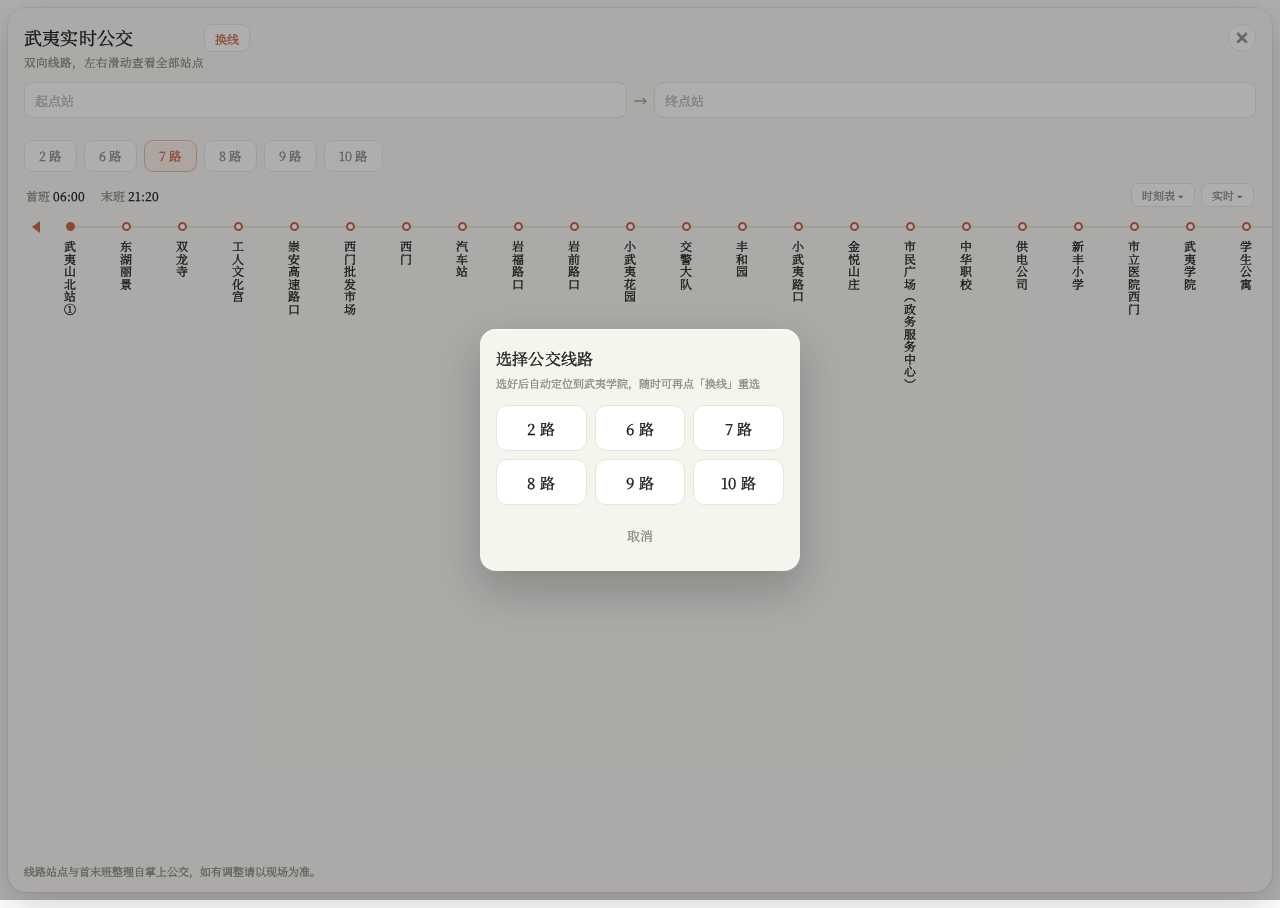
<file: app/src/main/assets/www/bus.html>
<!DOCTYPE html>
<html lang="zh-CN">
<head>
<meta charset="utf-8">
<meta name="viewport" content="width=device-width, initial-scale=1.0, maximum-scale=1.0, user-scalable=no">
<title>武夷实时公交</title>
<style>
        @font-face {
            font-family: 'Mi Serif';
            src: url('../fonts/mi-serif.otf') format('opentype');
            font-display: block;
        }
        :root {
            --primary: #C96442; --bg: #F5F4ED; --card: #FAF9F5; --ink: #141413;
            --sub: #87867F; --border: #E8E6DC; --accent: #D97757; --soft: #FDF1EC;
        }
        * { box-sizing: border-box; -webkit-tap-highlight-color: transparent; }
        html, body { margin: 0; height: 100%; background: transparent; }
        body {
            font-family: "Mi Serif", "Noto Serif CJK SC", "Source Han Serif SC", "Songti SC", serif;
            -webkit-text-stroke: 0.32px currentColor;
            color: var(--ink);
        }
        .sheet {
            height: calc(100% - 16px); margin: 8px; overflow-y: auto;
            display: flex; flex-direction: column;
            background: var(--card); border-radius: 18px;
            box-shadow: 0 0 0 1px rgba(201,100,66,0.14), 0 12px 40px rgba(20,20,19,0.20), inset 0 1px 0 rgba(255,255,255,0.7);
        }
        .head { display: flex; align-items: flex-start; padding: 16px 16px 0; }
        .head-txt { min-width: 0; }
        .title { font-size: 18px; font-weight: 500; letter-spacing: .2px; }
        .sub { margin-top: 4px; font-size: 11.5px; color: var(--sub); }
        .close {
            flex: 0 0 auto; margin-left: auto; width: 28px; height: 28px; border-radius: 50%;
            border: 1px solid var(--border); background: #FFFFFF; color: var(--sub);
            font-size: 15px; line-height: 26px; text-align: center; padding: 0;
            font-family: inherit;
        }
        .search { display: flex; align-items: center; gap: 7px; padding: 12px 16px 0; }
        .search input {
            flex: 1; min-width: 0; height: 36px; padding: 0 10px;
            border: 1px solid var(--border); border-radius: 9px; background: #FFFFFF;
            font-family: inherit; font-size: 13px; color: var(--ink);
            -webkit-text-stroke: 0.32px currentColor;
        }
        .search input::placeholder { color: #B4B1A8; }
        .sep { flex: 0 0 auto; font-size: 13px; color: var(--sub); }
        .hint { padding: 7px 18px 0; font-size: 11px; color: var(--sub); min-height: 16px; }
        .hint.warn { color: #B4553A; }
        .tabs {
            display: flex; gap: 7px; padding: 6px 16px 0;
            overflow-x: auto; -webkit-overflow-scrolling: touch; scrollbar-width: none;
        }
        .tabs::-webkit-scrollbar { height: 0; display: none; }
        .tab {
            flex: 0 0 auto; height: 32px; padding: 0 14px; border-radius: 9px;
            border: 1px solid var(--border); background: #FFFFFF; color: var(--sub);
            font-family: inherit; font-size: 12.5px;
            transition: background .18s ease, color .18s ease, border-color .18s ease;
        }
        .tab.on {
            background: var(--soft); border-color: rgba(201,100,66,0.42); color: var(--primary);
            box-shadow: inset 0 1px 0 rgba(255,255,255,0.9);
        }
        .route { display: none; flex-direction: column; min-height: 0; }
        .route.on { display: flex; }
        .pick-wrap {
            position: fixed; left: 0; right: 0; top: 0; bottom: 0; z-index: 40;
            display: flex; align-items: center; justify-content: center;
            background: rgba(20, 20, 19, 0.34); padding: 24px;
        }
        .pick-wrap.hide { display: none; }
        .pick-box {
            width: 100%; max-width: 320px; background: var(--bg);
            border-radius: 16px; padding: 18px 16px 16px;
            box-shadow: 0 18px 44px rgba(20, 20, 19, 0.24), inset 0 1px 0 rgba(255, 255, 255, 0.8);
        }
        .pick-title { font-size: 16px; letter-spacing: .2px; }
        .pick-sub { margin-top: 5px; font-size: 11px; color: var(--sub); }
        .pick-grid { display: grid; grid-template-columns: repeat(3, 1fr); gap: 8px; margin-top: 14px; }
        .pick-item {
            height: 46px; border-radius: 11px; border: 1px solid var(--border);
            background: #FFFFFF; color: var(--ink); font-family: inherit;
            font-size: 15px; letter-spacing: .3px;
        }
        .pick-item:active { background: var(--soft); border-color: rgba(201,100,66,0.42); color: var(--primary); }
        .pick-cancel {
            width: 100%; height: 40px; margin-top: 10px; border: none; border-radius: 10px;
            background: transparent; color: var(--sub); font-family: inherit; font-size: 13px;
        }
        .line-btn {
            flex: 0 0 auto; height: 28px; padding: 0 10px; margin-right: 2px;
            border-radius: 8px; border: 1px solid var(--border); background: #FFFFFF;
            color: var(--primary); font-family: inherit; font-size: 12px;
        }
        .line-btn:active { background: var(--soft); }
        .times {
            display: flex; align-items: center; gap: 16px; padding: 11px 18px 0;
            font-size: 12px; color: var(--sub);
        }
        .times b { color: var(--ink); font-weight: 500; }
        .times .actions { margin-left: auto; display: flex; gap: 6px; }
        .tt-btn {
            height: 24px; padding: 0 10px; border-radius: 7px;
            border: 1px solid var(--border); background: #FFFFFF; color: var(--sub);
            font-family: inherit; font-size: 11px;
        }
        .tt { display: none; padding: 8px 16px 0; }
        .tt.on { display: block; }
        .dirs { display: flex; flex-wrap: wrap; gap: 6px; }
        .dir {
            height: 26px; padding: 0 9px; border-radius: 7px; border: 1px solid var(--border);
            background: #FFFFFF; color: var(--sub); font-family: inherit; font-size: 11px;
        }
        .dir.on { background: var(--soft); border-color: rgba(201,100,66,0.42); color: var(--primary); }
        .tt-note { padding: 7px 0 0; font-size: 10.5px; color: var(--sub); line-height: 1.45; }
        .period { padding: 9px 0 0; }
        .period .plabel { font-size: 11px; color: var(--sub); }
        .period .ptimes { display: flex; flex-wrap: wrap; gap: 5px; margin-top: 5px; }
        .period .ptimes span {
            min-width: 43px; height: 22px; line-height: 22px; text-align: center;
            border-radius: 6px; background: #FFFFFF; border: 1px solid var(--border);
            font-size: 11.5px; color: var(--ink);
        }
        .pnote { margin-top: 5px; font-size: 10.5px; color: var(--sub); }
        .scroller { overflow-x: auto; overflow-y: hidden; padding: 10px 0 4px; -webkit-overflow-scrolling: touch; scrollbar-width: none; }
        .scroller::-webkit-scrollbar { height: 0; display: none; }
        .rail { position: relative; display: flex; width: max-content; --pad: 34px; padding: 0 var(--pad); }
        .rail::before {
            content: ''; position: absolute; left: calc(var(--pad) + 28px); right: calc(var(--pad) + 28px); top: 9px;
            height: 2px; background: var(--border); border-radius: 1px;
        }
        .seg-line {
            position: absolute; top: 9px; height: 2px; background: var(--primary);
            border-radius: 1px; z-index: 0;
        }
        .arrow {
            position: absolute; top: 4px; width: 0; height: 0;
            border-top: 6px solid transparent; border-bottom: 6px solid transparent;
        }
        .arrow.l { left: calc(var(--pad) - 10px); border-right: 8px solid var(--primary); }
        .arrow.r { right: calc(var(--pad) - 10px); border-left: 8px solid var(--primary); }
        .stop { flex: 0 0 56px; width: 56px; display: flex; flex-direction: column; align-items: center; }
        .dot {
            width: 9px; height: 9px; border-radius: 50%; margin-top: 5px;
            background: #FFFFFF; border: 2px solid var(--primary); position: relative; z-index: 1;
        }
        .stop.start .dot, .stop.end .dot { background: var(--primary); }
        .name {
            margin-top: 9px; writing-mode: vertical-rl; text-orientation: upright;
            font-size: 12px; line-height: 1.28; letter-spacing: .5px;
            white-space: nowrap; color: var(--ink);
        }
        .stop.start .name, .stop.end .name { color: var(--ink); }
        .stop.seg .dot { background: var(--primary); border-color: var(--primary); }
        .stop.seg .name { color: var(--primary); }
        .stop.seg.from-pt .dot, .stop.seg.to-pt .dot { box-shadow: 0 0 0 4px rgba(201,100,66,0.18); }
        .stop.seg.from-pt .name, .stop.seg.to-pt .name { font-weight: 500; }
        .foot { margin-top: auto; padding: 10px 16px 13px; font-size: 11px; color: var(--sub); }
        /* ===== 实时公交面板 ===== */
        .live-panel { display: none; flex-direction: column; padding: 10px 16px 14px; border-top: 1px dashed var(--border); }
        .live-panel.on { display: flex; }
        .live-head { display: flex; align-items: center; gap: 10px; margin-bottom: 10px; }
        .live-route { font-size: 14px; font-weight: 500; color: var(--ink); }
        .live-dir-group { display: flex; gap: 6px; margin-left: auto; }
        .live-dir { height: 24px; padding: 0 9px; border-radius: 7px; border: 1px solid var(--border); background: #FFFFFF; color: var(--sub); font-family: inherit; font-size: 11px; white-space: nowrap; }
        .live-dir.on { background: var(--soft); border-color: rgba(201,100,66,0.42); color: var(--primary); }
        .live-meta { display: flex; gap: 10px; font-size: 11px; color: var(--sub); margin-bottom: 8px; }
        .live-meta b { color: var(--ink); font-weight: 500; }
        .live-meta .live-state-warn { color: #B4553A; font-weight: 500; }
        .live-list { font-size: 12.5px; color: var(--ink); }
        .live-list-row { display: flex; align-items: flex-start; gap: 8px; padding: 7px 2px; border-bottom: 1px dashed var(--border); }
        .live-list-row:last-child { border-bottom: none; }
        .live-station-num { flex: 0 0 22px; font-size: 10.5px; color: var(--sub); text-align: right; padding-top: 1px; font-variant-numeric: tabular-nums; }
        .live-station-name { flex: 1 1 auto; min-width: 0; }
        .live-station-name .ln { color: var(--ink); font-weight: 500; }
        .live-station-name .lst { font-size: 11px; color: var(--sub); margin-left: 4px; }
        .live-buses { flex: 0 0 auto; display: flex; flex-direction: column; gap: 4px; align-items: flex-end; min-width: 110px; }
        .live-bus { font-size: 11px; padding: 2px 8px; border-radius: 10px; background: var(--soft); color: var(--primary); border: 1px solid rgba(201,100,66,0.3); line-height: 1.5; text-align: right; }
        .live-bus .lb-plate { font-weight: 500; font-size: 11px; }
        .live-bus .lb-sub { color: var(--sub); font-size: 10px; margin-left: 3px; }
        .live-empty { padding: 20px 0; text-align: center; color: var(--sub); font-size: 12px; }
        .live-empty.warn { color: #B4553A; }
        .live-loader { padding: 14px 0; text-align: center; color: var(--sub); font-size: 12px; }
</style>
</head>
<body>
<div class="sheet">
    <div class="head">
        <div class="head-txt">
            <div class="title">武夷实时公交</div>
            <div class="sub">双向线路，左右滑动查看全部站点</div>
        </div>
        <button class="line-btn" onclick="showPicker()">换线</button>
        <button class="close" onclick="closeSheet()">✕</button>
    </div>

    <div class="search">
        <input id="from" type="search" placeholder="起点站" autocomplete="off">
        <span class="sep">→</span>
        <input id="to" type="search" placeholder="终点站" autocomplete="off">
    </div>
    <div class="hint" id="hint"></div>

    <div class="tabs" id="tabs"></div>
    <div id="routes"></div>

    <div class="pick-wrap hide" id="pickWrap" onclick="hidePicker(event)">
        <div class="pick-box">
            <div class="pick-title">选择公交线路</div>
            <div class="pick-sub">选好后自动定位到武夷学院，随时可再点「换线」重选</div>
            <div class="pick-grid" id="pickGrid"></div>
            <button class="pick-cancel" onclick="hidePicker()">取消</button>
        </div>
    </div>

    <div class="foot">线路站点与首末班整理自掌上公交，如有调整请以现场为准。</div>
</div>
<script>
    const ROUTES = {
        2: { start: '6:00', end: '22:35', stops: ['火车站', '综合农场', '樟树公园', '绿缘小区', '火车站路口', '污水处理厂',
            '中洲', '富贵华府', '中医院', '不动产中心', '金悦山庄', '市人大', '崇安街道办', '环岛东（江滨公园）', '大同街', '横街头',
            '列宁公园', '汽车站', '岩福路口', '岩前路口', '瑞岩小区', '石雄街', '石雄公交站'] },
        6: { start: '6:00', end: '22:55', stops: ['武夷山北站③', '东湖丽景', '双龙寺', '工人文化宫', '崇安高速路口', '西门批发市场',
            '西门', '列宁公园', '横街头（和平路口）①', '体育馆', '市区环岛', '开放大学（余庆小学分校）', '富贵华府', '中洲', '污水处理厂', '火车站路口',
            '武夷华庭', '武夷和园', '市立医院', '教师公寓', '茶场新区', '茶场', '世纪桃源', '机场', '高苏坂',
            '武夷家园', '赤石新村', '桂林新村', '景区北入口', '崇溪东路口', '角亭（融庭湾）', '紫阳古城', '武夷广场（月映武夷）',
            '红袍步行街', '云季酒店', '三姑环岛', '太阳城（悦华酒店）', '茶博园（印象大红袍）', '嘉元千禧度假酒店', '公馆小学',
            '公馆新村', '景区南入口', '上埔', '天游山庄', '南源岭公路站（青瓦）', '南源岭枢纽站（汽车城）'] },
        7: { start: '6:00', end: '22:15', fare: '免费乘车',
            remark: '计划发车时间，受路况影响可能临时调整，首末班除外',
            dirs: [
                { name: '武夷山北站① → 南源岭枢纽站', first: '06:00', last: '21:20', periods: [
                    { label: '早高峰 06:00–10:00', times: ['06:00', '06:20', '06:40', '07:00', '07:22', '07:44', '08:06', '08:30', '09:00', '09:30'] },
                    { label: '平峰 10:00–16:00', times: ['10:00', '10:30', '10:54', '11:18', '11:42', '12:02', '12:22', '12:42', '13:02', '13:20', '13:38', '13:56', '14:14', '14:30', '14:54', '15:10', '15:26', '15:40', '15:54'] },
                    { label: '晚高峰 16:00–20:00', times: ['16:12', '16:30', '16:48', '17:06', '17:24', '17:42', '18:00', '18:20', '18:40', '19:00', '19:16', '19:32', '19:46'] },
                    { label: '夜间 20:00–21:20', times: ['20:05', '20:20', '20:35', '20:55', '21:20'] }
                ] },
                { name: '南源岭民宿村 → 武夷山北站', first: '06:25', last: '22:15', periods: [
                    { label: '早高峰 06:25–10:00', times: ['06:25', '07:05', '07:26', '07:44', '07:56', '08:16', '08:36', '08:52', '09:16', '09:40'] },
                    { label: '平峰 10:00–16:00', times: ['10:10', '10:34', '10:48', '11:08', '11:30', '11:44', '12:00', '12:24', '12:48', '13:14', '13:32', '13:50', '14:10', '14:32', '14:46', '15:08', '15:30', '15:46'] },
                    { label: '晚高峰 16:00–19:24', times: ['16:10', '16:34', '16:58', '17:22', '17:40', '18:00', '18:22', '18:34', '18:50', '19:10', '19:24'] },
                    { label: '夜间 19:24–22:15', note: '该时段时刻表暂缺，请以站牌为准' }
                ] }
            ],
            stops: ['武夷山北站①', '东湖丽景', '双龙寺', '工人文化宫',
            '崇安高速路口', '西门批发市场', '西门', '汽车站', '岩福路口', '岩前路口', '小武夷花园', '交警大队', '丰和园',
            '小武夷路口', '金悦山庄', '市民广场（政务服务中心）', '中华职校', '供电公司', '新丰小学',
            '市立医院西门', '武夷学院', '学生公寓', '武夷山职业学院', '茶场三区宿舍', '旗山工业园区', '世纪桃源', '机场',
            '高苏坂', '武夷家园', '赤石新村', '桂林新村', '景区北入口', '崇溪东路口', '角亭（融庭湾）', '紫阳古城',
            '武夷广场（月映武夷）', '红袍步行街', '云季酒店', '三姑环岛', '太阳城（悦华酒店）', '茶博园（印象大红袍）',
            '嘉元千禧度假酒店', '公馆小学', '公馆新村', '景区南入口', '上埔', '天游山庄', '南源岭公路站（青瓦）', '南源岭枢纽站（汽车城）'] },
        8: { start: '6:10', end: '22:40', fare: '免费乘车',
            remark: '计划发车时间，受路况影响可能临时调整，首末班除外',
            dirs: [
                { name: '武夷山北站② → 火车站', first: '06:10', last: '22:00', periods: [
                    { label: '早高峰 06:10–10:00', times: ['06:10', '06:40', '07:10', '07:40', '08:10', '08:40', '09:10', '09:40'] },
                    { label: '平峰 10:00–16:00', times: ['10:10', '10:40', '11:20', '11:50', '12:20', '13:00', '13:40', '14:20', '15:00', '15:40'] },
                    { label: '晚高峰 16:00–20:00', times: ['16:30', '17:00', '17:30', '18:10', '18:50', '19:30'] },
                    { label: '夜间 20:00–22:05', times: ['20:10', '21:00', '22:05'] }
                ] },
                { name: '火车站 → 武夷山北站', first: '06:50', last: '22:40', periods: [
                    { label: '早高峰 06:50–10:00', times: ['06:50', '07:20', '07:50', '08:20', '08:50', '09:20', '09:50'] },
                    { label: '平峰 10:00–16:00', times: ['10:20', '10:50', '11:20', '12:00', '12:30', '13:00', '13:40', '14:20', '15:00', '15:40'] },
                    { label: '晚高峰 16:00–20:00', times: ['16:20', '17:10', '17:40', '18:10', '18:50', '19:30'] },
                    { label: '夜间 20:00–22:45', times: ['20:10', '20:50', '21:40', '22:45'] }
                ] }
            ],
            stops: ['武夷山北站②', '东湖丽景', '双龙寺', '工人文化宫',
            '崇安高速路口', '西门批发市场', '西门', '列宁公园', '横街头', '大同街', '环岛东（江滨公园）', '崇安街道办',
            '市人大', '金悦山庄', '市民广场（政务服务中心）', '中华职校', '供电公司', '新丰小学', '市立医院西门',
            '武夷学院', '学生公寓', '公安局', '茶场新区', '教师公寓', '市立医院', '武夷和园', '武夷华庭',
            '绿缘小区', '樟树公园', '综合农场', '火车站'] },
        9: { start: '6:00', end: '21:20', stops: ['武夷山北站③', '东湖丽景', '双龙寺', '工人文化宫', '崇安高速路口',
            '西门批发市场', '西门', '体育馆', '市区环岛', '开放大学（余庆小学分校）', '富贵华府', '中洲', '污水处理厂',
            '火车站路口', '武夷华庭', '武夷和园', '市立医院', '教师公寓', '茶场新区', '茶场', '世纪桃源', '机场',
            '高苏坂', '武夷家园', '赤石新村', '桂林新村', '景区北入口', '崇溪东路口', '角亭（融庭湾）', '紫阳古城',
            '武夷广场（月映武夷）', '红袍步行街', '云季酒店', '三姑环岛', '三姑老街', '兰汤', '武夷山庄（武夷宫）',
            '区徽', '岩茶村', '一线天前兰路口', '天上宫（竹筏码头）①', '星村车站'] },
        10: { start: '6:25', end: '18:25', stops: ['武夷山北站④', '东湖丽景', '双龙寺', '工人文化宫',
            '崇安高速路口', '西门批发市场', '西门', '体育馆', '市区环岛', '崇安大桥（崇阳溪漫游道）', '看守所', '东岸村', '横山头',
            '水美幸福湾', '湖桃小学', '上东埠村', '下东埠村', '碧桂园', '高速运营中心', '赤石纪念馆', '崇溪东路口',
            '角亭（融庭湾）', '紫阳古城', '武夷广场（月映武夷）', '红袍步行街', '云季酒店', '三姑环岛',
            '苏闽步行街（武旅集团）', '望峰酒店', '麒铭都', '泓林酒店', '三木自游小镇', '景区南入口', '上埔',
            '天游山庄', '南源岭公路站（青瓦）', '南源岭民宿村（汽车城）', '东山埔', '慈心园', '中晟路口', '香江茗苑',
            '鑫泰光电', '仙店园区管委会', '仙店村（蓝湾国际）'] }
    };
    const ORDER = [2, 6, 7, 8, 9, 10];
    const LIVE_ROUTES = {'2': true, '6': true, '7': true, '8': true, '9': true, '10': true}; // 所有线路均支持实时
    const DEFAULT_ROUTE = 7;
    const DEFAULT_STOP = '武夷学院';
    let current = DEFAULT_ROUTE;
    let touched = false;
    // ===== 实时公交状态 =====
    const LIVE_URL = 'https://aokiisei.xyz/mimi/live.php';
    let liveState = { route: null, dir: '1', panelEl: null, timer: null, running: false, lastData: null, failCount: 0, currentReq: 0 };

    function esc(t) {
        return String(t).replace(/[&<>"]/g, function (c) {
            return ({ '&': '&amp;', '<': '&lt;', '>': '&gt;', '"': '&quot;' })[c];
        });
    }

    function railOf(no) { return document.querySelector('#route' + no + ' .rail'); }
    function scrollerOf(no) { return document.querySelector('#route' + no + ' .scroller'); }
    function stopsOf(no) { return railOf(no).querySelectorAll('.stop'); }

    function buildTabs() {
        document.getElementById('tabs').innerHTML = ORDER.map(function (no) {
            return '<button class="tab' + (no === current ? ' on' : '') + '" data-no="' + no +
                '" onclick="pickTab(' + no + ')">' + no + ' 路</button>';
        }).join('');
    }

    // 打开页面先让用户选线路，避免默认停在 7 路
    function buildPicker() {
        document.getElementById('pickGrid').innerHTML = ORDER.map(function (no) {
            return '<button class="pick-item" onclick="pickRoute(' + no + ')">' + no + ' 路</button>';
        }).join('');
    }

    function pickRoute(no) {
        touched = true;
        document.getElementById('pickWrap').classList.add('hide');
        switchRoute(no);
        focusSchool(no);
        if (LIVE_ROUTES[String(no)]) toggleLive(no);
    }

    // 二级菜单：「换线」随时重新打开线路选择，不必退出公交页
    function showPicker() {
        document.getElementById('pickWrap').classList.remove('hide');
    }

    function hidePicker(e) {
        if (e && e.target && e.target.closest && e.target.closest('.pick-box')) { return; }
        document.getElementById('pickWrap').classList.add('hide');
        if (!touched) { pickRoute(current); }
    }

    // 顶部线路标签切换：同样以武夷学院为定位点，实时面板跟着切
    function pickTab(no) {
        touched = true;
        switchRoute(no);
        focusSchool(no);
        if (LIVE_ROUTES[String(no)] && liveState.route !== String(no)) toggleLive(no);
    }

    // 把所选线路的武夷学院居中显示
    function focusSchool(no) {
        clearSeg(no);
        const idx = ROUTES[no].stops.indexOf(DEFAULT_STOP);
        if (idx < 0) {
            setHint('当前显示 ' + no + ' 路', false);
            return;
        }
        const stop = centerIndex(no, idx, true);
        stop.classList.add('seg');
        setHint('当前显示 ' + no + ' 路 · ' + DEFAULT_STOP + '（已居中）', false);
    }

    function buildRoutes() {
        document.getElementById('routes').innerHTML = ORDER.map(function (no) {
            const r = ROUTES[no];
            const stops = r.stops.map(function (name, i) {
                const cls = i === 0 ? 'stop start' : (i === r.stops.length - 1 ? 'stop end' : 'stop');
                return '<div class="' + cls + '" data-name="' + esc(name) + '"><div class="dot"></div>' +
                    '<div class="name">' + esc(name) + '</div></div>';
            }).join('');
            const ttBtn = r.dirs
                ? '<button class="tt-btn" onclick="toggleTimetable(' + no + ')">时刻表 ▾</button>'
                : '';
            const liveBtn = LIVE_ROUTES[String(no)]
                ? '<button class="tt-btn" onclick="toggleLive(' + no + ')">实时 ▾</button>'
                : '';
            const hasBtns = ttBtn || liveBtn;
            const actions = hasBtns ? '<span class="actions">' + ttBtn + liveBtn + '</span>' : '';
            const tt = r.dirs
                ? '<div class="tt" id="tt' + no + '">' +
                    '<div class="dirs">' + r.dirs.map(function (d, i) {
                        return '<button class="dir' + (i === 0 ? ' on' : '') + '" data-dir="' + i +
                            '" onclick="showDir(' + no + ',' + i + ')">' + esc(d.name) + '</button>';
                    }).join('') + '</div>' +
                    '<div class="tt-body" id="ttbody' + no + '"></div>' +
                  '</div>'
                : '';
            return '<div class="route' + (no === current ? ' on' : '') + '" id="route' + no + '">' +
                '<div class="times"><span>首班 <b class="t-first">' + r.start + '</b></span>' +
                '<span>末班 <b class="t-last">' + r.end + '</b></span>' + actions + '</div>' +
                '<div class="scroller"><div class="rail"><div class="arrow l"></div>' + stops +
                '<div class="arrow r"></div></div></div>' + tt +
                (LIVE_ROUTES[String(no)] ? '<div class="live-panel" id="live' + no + '"></div>' : '') +
                '</div>';
        }).join('');
        ORDER.forEach(function (no) {
            if (ROUTES[no].dirs) showDir(no, 0, true);
        });
    }

    // 时刻表面积：按方向切换，方向内按早晚高峰分段
    function showDir(no, dir, silent) {
        const r = ROUTES[no];
        if (!r.dirs || !r.dirs[dir]) return;
        const d = r.dirs[dir];
        document.querySelectorAll('#route' + no + ' .dir').forEach(function (el) {
            el.classList.toggle('on', Number(el.dataset.dir) === dir);
        });
        const route = document.getElementById('route' + no);
        route.querySelector('.t-first').textContent = d.first;
        route.querySelector('.t-last').textContent = d.last;
        document.getElementById('ttbody' + no).innerHTML =
            (r.fare || r.remark
                ? '<div class="tt-note">' + esc([r.fare, r.remark].filter(Boolean).join(' · ')) + '</div>'
                : '') +
            d.periods.map(function (p) {
                const body = p.note
                    ? '<div class="pnote">' + esc(p.note) + '</div>'
                    : '<div class="ptimes">' + p.times.map(function (t) {
                        return '<span>' + t + '</span>';
                    }).join('') + '</div>';
                return '<div class="period"><div class="plabel">' + esc(p.label) + '</div>' + body + '</div>';
            }).join('');
        if (!silent) route.querySelector('.times').scrollIntoView({ block: 'nearest' });
    }

    function toggleTimetable(no) {
        const tt = document.getElementById('tt' + no);
        const open = tt.classList.toggle('on');
        const btn = document.querySelector('#route' + no + ' .tt-btn');
        if (btn) btn.textContent = open ? '时刻表 ▴' : '时刻表 ▾';
        if (open) tt.scrollIntoView({ block: 'nearest', behavior: 'smooth' });
        touched = true;
    }

    function setHint(text, warn) {
        const el = document.getElementById('hint');
        el.textContent = text;
        el.classList.toggle('warn', !!warn);
    }

    function clearSeg(no) {
        stopsOf(no).forEach(function (el) { el.classList.remove('seg', 'from-pt', 'to-pt'); });
        const line = railOf(no).querySelector('.seg-line');
        if (line) line.remove();
    }

    function ensurePad(no) {
        const scroller = scrollerOf(no);
        const pad = Math.max(34, Math.round(scroller.clientWidth / 2 - 28));
        railOf(no).style.setProperty('--pad', pad + 'px');
        railOf(no).getBoundingClientRect();
        return scroller;
    }

    function centerIndex(no, index, smooth) {
        const scroller = ensurePad(no);
        const stop = stopsOf(no)[index];
        stop.getBoundingClientRect();
        const left = Math.round(stop.offsetLeft + stop.offsetWidth / 2 - scroller.clientWidth / 2);
        if (smooth) scroller.scrollTo({ left: Math.max(0, left), behavior: 'smooth' });
        else scroller.scrollLeft = Math.max(0, left);
        return stop;
    }

    function centerRange(no, lo, hi, smooth) {
        const scroller = ensurePad(no);
        const stops = stopsOf(no);
        const span = stops[hi].offsetLeft - stops[lo].offsetLeft;
        // 区间比屏幕还宽时无法一眼看完，先把起点居中，终点由用户右滑查看
        const mid = span > scroller.clientWidth - 60
            ? stops[lo].offsetLeft + 28
            : (stops[lo].offsetLeft + stops[hi].offsetLeft) / 2 + 28;
        scroller.scrollTo({ left: Math.max(0, Math.round(mid - scroller.clientWidth / 2)), behavior: smooth ? 'smooth' : 'auto' });
    }

    function drawSegment(no, lo, hi) {
        clearSeg(no);
        const rail = railOf(no);
        const stops = stopsOf(no);
        const a = stops[lo], b = stops[hi];
        for (let i = lo; i <= hi; i++) stops[i].classList.add('seg');
        stops[lo].classList.add('from-pt');
        stops[hi].classList.add('to-pt');
        const line = document.createElement('div');
        line.className = 'seg-line';
        line.style.left = (a.offsetLeft + a.offsetWidth / 2) + 'px';
        line.style.width = Math.max(0, b.offsetLeft - a.offsetLeft) + 'px';
        rail.insertBefore(line, rail.firstChild.nextSibling);
        return { total: hi - lo + 1, middle: Math.max(0, hi - lo - 1) };
    }

    // 在当前线路中查找站点，找不到则返回 -1
    function findOn(no, q) {
        const stops = ROUTES[no].stops;
        let exact = -1, prefix = -1, contains = -1;
        stops.forEach(function (n, i) {
            if (n === q && exact < 0) exact = i;
            else if (n.indexOf(q) === 0 && prefix < 0) prefix = i;
            else if (n.indexOf(q) > 0 && contains < 0) contains = i;
        });
        return exact >= 0 ? exact : (prefix >= 0 ? prefix : contains);
    }

    // 输入某个站点：优先当前线路，找不到就切到有这条站的线路
    function resolveStop(q) {
        const order = [current].concat(ORDER.filter(function (n) { return n !== current; }));
        for (let k = 0; k < order.length; k++) {
            const idx = findOn(order[k], q);
            if (idx >= 0) return { route: order[k], index: idx };
        }
        return null;
    }

    function refreshSegment(keepInput) {
        const fromRaw = document.getElementById('from').value.replace(/\s/g, '');
        const toRaw = document.getElementById('to').value.replace(/\s/g, '');
        clearSeg(current);
        if (!fromRaw && !toRaw) {
            setHint('输入起点与终点，可标出区间', false);
            return;
        }
        if (!fromRaw || !toRaw) {
            setHint(fromRaw ? '再输入终点站即可标出区间' : '再输入起点站即可标出区间', false);
            return;
        }
        const a = resolveStop(fromRaw), b = resolveStop(toRaw);
        if (!a || !b) {
            const bad = !a ? fromRaw : toRaw;
            setHint('未找到「' + bad + '」，试试其他关键词', true);
            return;
        }
        if (a.route !== b.route) {
            setHint('「' + fromRaw + '」和「' + toRaw + '」不在同一条线路上', true);
            return;
        }
        if (a.route !== current) switchRoute(a.route, true);
        const lo = Math.min(a.index, b.index), hi = Math.max(a.index, b.index);
        ensurePad(current);                 // 先确定两端留白，再按最终位置画区间
        const info = drawSegment(current, lo, hi);
        centerRange(current, lo, hi, true);
        setHint(current + ' 路 · ' + fromRaw + ' → ' + toRaw + ' 共 ' + info.total +
            ' 站，途经 ' + info.middle + ' 站', false);
    }

    function switchRoute(no, keepInput) {
        current = no;
        touched = true;
        ORDER.forEach(function (n) {
            document.getElementById('route' + n).classList.toggle('on', n === no);
            const tab = document.querySelector('.tab[data-no="' + n + '"]');
            if (tab) tab.classList.toggle('on', n === no);
        });
        clearSeg(no);
        railOf(no).style.setProperty('--pad', '34px');
        scrollerOf(no).scrollLeft = 0;
        if (!keepInput) {
            document.getElementById('from').value = '';
            document.getElementById('to').value = '';
            setHint('输入起点与终点，可标出区间', false);
        }
    }

    function closeSheet() {
        stopLivePoll();
        if (window.MimiBridge && window.MimiBridge.close) {
            window.MimiBridge.close();
        }
    }

    // ======== 实时公交面板逻辑 ========
    function toggleLive(no) {
        const noStr = String(no);
        if (!LIVE_ROUTES[noStr]) return;
        // 如果已经开着其他线路的实时面板，先关掉
        if (liveState.panelEl && liveState.route !== noStr) {
            stopLivePoll();
            const oldBtn = document.querySelector('#route' + liveState.route + ' .live-btn') ||
                           document.querySelector('#route' + liveState.route + ' .tt-btn[onclick^="toggleLive"]');
            if (oldBtn) oldBtn.textContent = '实时 ▾';
            liveState.panelEl.classList.remove('on');
            liveState.panelEl = null;
        }
        const panel = document.getElementById('live' + no);
        const open = panel.classList.toggle('on');
        const btn = document.querySelector('#route' + no + ' [onclick="toggleLive(' + no + ')"]');
        if (open) {
            if (btn) btn.textContent = '实时 ▴';
            // 首次打开：构造面板内容 + 初始化方向
            if (!panel.dataset.init) {
                buildLivePanel(no, panel);
            }
            liveState.panelEl = panel;
            liveState.route = noStr;
            liveState.dir = '1';
            startLivePoll(noStr, '1');
        } else {
            if (btn) btn.textContent = '实时 ▾';
            stopLivePoll();
            liveState.panelEl = null;
            liveState.route = null;
        }
    }

    function buildLivePanel(no, panel) {
        panel.dataset.init = '1';
        const r = ROUTES[no];
        // 方向端点名：有 dirs 用 dirs 名，否则用 stops 首尾拼接
        const firstStop = r.stops[0];
        const lastStop = r.stops[r.stops.length - 1];
        const dirNames = r.dirs
            ? [r.dirs[0].name, r.dirs[1].name]
            : [firstStop + ' → ' + lastStop, lastStop + ' → ' + firstStop];
        panel.innerHTML =
            '<div class="live-head">' +
                '<span class="live-route">' + no + ' 路 · 实时</span>' +
                '<div class="live-dir-group">' +
                    '<button class="live-dir on" data-dir="1" onclick="liveSwitchDir(\'' + no + '\', \'1\')">' + esc(dirNames[0]) + '</button>' +
                    '<button class="live-dir" data-dir="2" onclick="liveSwitchDir(\'' + no + '\', \'2\')">' + esc(dirNames[1]) + '</button>' +
                '</div>' +
            '</div>' +
            '<div class="live-meta" id="liveMeta' + no + '">' +
                '<span>加载中…</span>' +
            '</div>' +
            '<div class="live-list" id="liveList' + no + '">' +
                '<div class="live-loader">正在连接实时数据…</div>' +
            '</div>';
    }

    function liveSwitchDir(no, dir) {
        if (liveState.route !== String(no) || liveState.dir === dir) return;
        liveState.dir = dir;
        const panel = document.getElementById('live' + no);
        panel.querySelectorAll('.live-dir').forEach(function(el) {
            el.classList.toggle('on', el.dataset.dir === dir);
        });
        // 先清空 list，立即拉
        const listEl = document.getElementById('liveList' + no);
        listEl.innerHTML = '<div class="live-loader">切换方向，刷新中…</div>';
        startLivePoll(String(no), dir);
    }

    function startLivePoll(line, dir) {
        stopLivePoll();
        liveState.running = true;
        liveState.failCount = 0;
        // 立即拉一次
        tickLive(line, dir);
        scheduleNext(line, dir, 5000);
    }

    function stopLivePoll() {
        liveState.running = false;
        if (liveState.timer) {
            clearTimeout(liveState.timer);
            liveState.timer = null;
        }
    }

    function scheduleNext(line, dir, delay) {
        if (!liveState.running) return;
        liveState.timer = setTimeout(function() {
            tickLive(line, dir);
            scheduleNext(line, dir, 5000);
        }, delay);
    }

    async function tickLive(line, dir) {
        if (!liveState.running) return;
        const reqKey = line + ':' + dir;
        const thisReq = ++liveState.currentReq;
        try {
            const res = await fetch(LIVE_URL + '?line=' + line + '&dir=' + dir, {
                headers: {'Accept': 'application/json'}
            });
            const body = await res.json();
            if (thisReq !== liveState.currentReq) return; // 已切方向，丢弃旧响应
            if (!res.ok || !body.ok) throw new Error((body && body.error) || ('HTTP ' + res.status));
            liveState.lastData = body;
            liveState.failCount = 0;
            renderLiveList(line, body);
        } catch (e) {
            if (thisReq !== liveState.currentReq) return;
            liveState.failCount++;
            renderLiveError(line, e.message);
        }
    }

    function renderLiveList(line, data) {
        const metaEl = document.getElementById('liveMeta' + line);
        const listEl = document.getElementById('liveList' + line);
        // meta 行
        const busCount = data.buses ? data.buses.length : 0;
        const timeStr = new Date(data.updatedAt).toLocaleTimeString('zh-CN', {hour12: false});
        let html = '<span><b>' + esc(data.beginTime || '--') + '</b> 首班 / <b>' + esc(data.endTime || '--') + '</b> 末班</span>';
        html += '<span>在线 <b>' + busCount + '</b> 辆车</span>';
        html += '<span>' + timeStr + ' 更新</span>';
        if (data.runState === 1) html += '<span class="live-state-warn">该线路已停运</span>';
        if (liveState.failCount > 0) html += '<span class="live-state-warn">数据可能延迟</span>';
        metaEl.innerHTML = html;

        // 站点列表
        const stations = data.stations || [];
        if (busCount === 0 && stations.length > 0) {
            listEl.innerHTML =
                '<div class="live-list-row"><div class="live-empty" style="padding:18px 0;flex:1;">暂无在线车辆</div></div>' +
                '<div class="live-list-row"><div class="live-station-num"></div><div class="live-station-name"><span class="lst">共 ' + stations.length + ' 个站点，首班 ' + esc(stations[0].name) + '，末班 ' + esc(stations[stations.length-1].name) + '</span></div></div>';
            return;
        }

        // index → 车辆数组 映射
        const busMap = {};
        (data.buses || []).forEach(function(b) {
            const i = b.stationIndex;
            if (!busMap[i]) busMap[i] = [];
            busMap[i].push(b);
        });

        let rows = [];
        stations.forEach(function(s, idx) {
            const num = idx + 1;
            const cls = (idx === 0 ? 'live-start' : (idx === stations.length - 1 ? 'live-end' : ''));
            const buses = busMap[idx] || [];
            let busHtml = '';
            buses.forEach(function(b) {
                const meters = b.meters;
                let distTxt;
                if (meters >= 1000) distTxt = (meters / 1000).toFixed(1) + ' km';
                else distTxt = meters + ' m';
                busHtml += '<div class="live-bus">' +
                    '<span class="lb-plate">' + esc(b.plate) + '</span>' +
                    '<span class="lb-sub">' + esc(b.state) + ' · ' + distTxt + '</span>' +
                '</div>';
            });
            rows.push('<div class="live-list-row">' +
                '<div class="live-station-num">' + num + '</div>' +
                '<div class="live-station-name"><span class="ln">' + esc(s.name) + '</span>' + (idx === 0 ? '<span class="lst">（起）</span>' : (idx === stations.length - 1 ? '<span class="lst">（终）</span>' : '')) + '</div>' +
                '<div class="live-buses">' + busHtml + '</div>' +
            '</div>');
        });
        listEl.innerHTML = rows.join('');
    }

    function renderLiveError(line, msg) {
        const metaEl = document.getElementById('liveMeta' + line);
        const listEl = document.getElementById('liveList' + line);
        const data = liveState.lastData;
        if (data) {
            // 有旧数据：保留列表，只在 meta 标 warning
            metaEl.innerHTML += '<span class="live-state-warn">请求失败（' + esc(msg) + '），显示上次数据</span>';
        } else {
            metaEl.innerHTML = '<span class="live-state-warn">实时数据加载失败</span>';
            listEl.innerHTML = '<div class="live-empty warn">请求实时公交失败：' + esc(msg) + '<br>请检查网络或稍后再试</div>';
        }
    }

    // 页面不可见时停止轮询，恢复可见立即刷新
    document.addEventListener('visibilitychange', function() {
        if (document.visibilityState === 'visible' && liveState.running) {
            // 立即拉一次，保持 5 秒间隔
            stopLivePoll();
            startLivePoll(liveState.route, liveState.dir);
        }
    });

    buildTabs();
    buildRoutes();
    ['from', 'to'].forEach(function (id) {
        const el = document.getElementById(id);
        el.addEventListener('input', function () { touched = true; });
        el.addEventListener('change', function () { touched = true; refreshSegment(); });
        el.addEventListener('keydown', function (e) {
            if (e.key === 'Enter') { el.blur(); refreshSegment(); }
        });
    });
    window.addEventListener('resize', function () {
        if (touched) focusSchool(current);
    });
    if (document.readyState === 'complete') {
        bootBus();
    } else {
        window.addEventListener('load', bootBus);
    }
    // 打开页面先弹出线路选择，选好后再居中武夷学院并展示实时公交
    function bootBus() {
        buildPicker();
        document.getElementById('pickWrap').classList.remove('hide');
    }
</script>
</body>
</html>
</file>
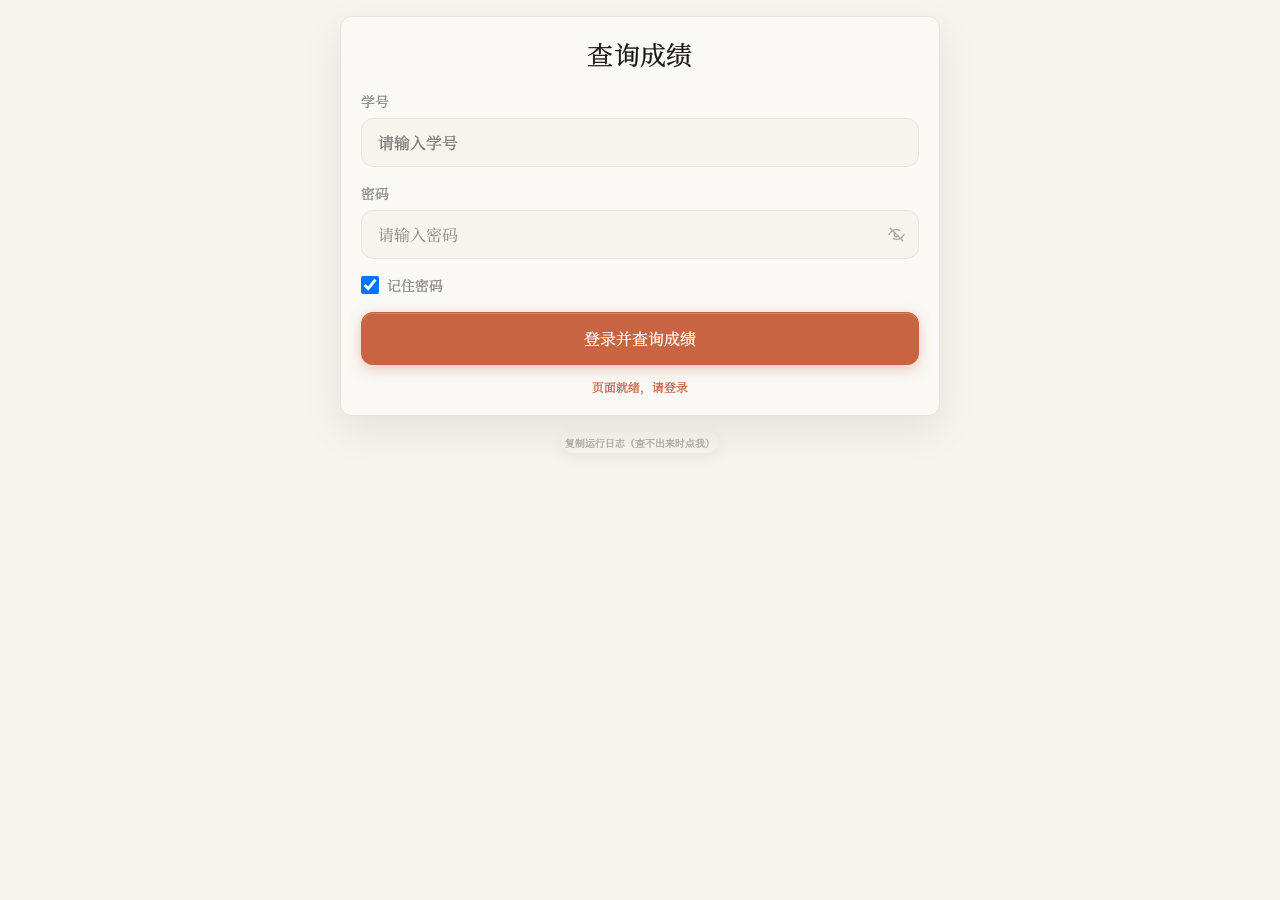
<file: app/src/main/assets/www/grade.html>
<!DOCTYPE html>
<html>
<head>
    <meta charset="UTF-8">
    <meta name="viewport" content="width=device-width, initial-scale=1.0, user-scalable=no">
    <title>查询成绩</title>
    <script>
    (function(){
        var g = '0';
        try { if (window.Android && Android.getGlassUi) g = Android.getGlassUi() || '0'; } catch(e) {}
        document.documentElement.setAttribute('data-glass', g === '1' ? '1' : '0');
    })();
    </script>
    <style>
        /* 内置中文衬线（思源宋体子集） */
        @font-face {
            font-family: 'Mi Serif';
            src: url('../fonts/mi-serif.otf') format('opentype');
            font-weight: 400;
            font-style: normal;
            font-display: swap;
        }
        :root{
            --primary:#C96442;
            --primary-soft:rgba(201,100,66,0.12);
            --bg:#F5F4ED;
            --card:#FAF9F5;
            --text:#141413;
            --sub:#87867F;
            --input-bg:#FAF9F5;
            --input-border:#E8E6DC;
            --secondary:#5E5D59;--glass-hi:rgba(255,255,255,0);--glass-glow:rgba(255,255,255,0);--glass-g1:#F5F4ED;--glass-g2:#F5F4ED;--glass-g3:#F5F4ED;--glass-card:#FAF9F5;--glass-card-soft:#F5F4ED;--glass-border:#E8E6DC;--glass-shadow:rgba(20,20,19,0.08);--glass-edge:rgba(255,255,255,0);--glass-refract:rgba(255,255,255,0);
            --bf: none;
        }
        /* 动态玻璃效果开关：默认关闭=纯实色普通UI；开启=强毛玻璃 */
        html[data-glass="1"]{
            --glass-hi:rgba(255,255,255,0.58);
            --glass-glow:rgba(255,255,255,0.30);
            --glass-g1:#F3EBDF;--glass-g2:#EFE7DA;--glass-g3:#E9E5DA;
            --glass-card:rgba(250,249,245,0.52);
            --glass-card-soft:rgba(250,249,245,0.40);
            --glass-border:rgba(255,255,255,0.55);
            --glass-shadow:rgba(20,20,19,0.12);
            --glass-edge:rgba(255,255,255,0.55);
            --glass-refract:rgba(255,255,255,0.20);
            --bf: blur(22px) saturate(138%);
        }
        html[data-glass="0"] body::before { content: none; }
        /* 玻璃模式背景：暖奶油纸面 + 赤陶微光，与主界面完全一致 */
        html[data-glass="1"] body::before {
            background:
                radial-gradient(120vmax 90vmax at 50% 118%, rgba(255,255,255,0.26), rgba(255,255,255,0) 62%),
                radial-gradient(80vmax 80vmax at 12% -10%, rgba(201,100,66,0.10), rgba(201,100,66,0) 55%),
                linear-gradient(125deg, #F3EBDF 0%, #EFE7DA 26%, #E9E5DA 48%, #F0E9DE 72%, #F3EBDF 100%);
            background-size: 100% 100%;
            animation: lg-flow 40s ease-in-out infinite alternate;
            will-change: transform;
        }
        @keyframes lg-flow {
            0% { transform: translate3d(0,0,0); }
            50% { transform: translate3d(-2.5vmax, 1.6vmax, 0); }
            100% { transform: translate3d(1.6vmax, -2.5vmax, 0); }
        }

        * { margin: 0; padding: 0; box-sizing: border-box; }
        /* 待机态：无进度条、文字居中 */
        .login-progress-track { display: none !important; }
        .login-progress.idle .login-progress-text { flex: 1; text-align: center; }

        body {
            font-family: "Mi Serif", "Noto Serif CJK SC", "Source Han Serif SC", "Songti SC", serif;
            background: var(--bg);
            padding: 16px;
            line-height: 1.5;
            -webkit-font-smoothing: antialiased;
            /* 内置衬线只有常规字重，笔画偏细：用文字描边补一点厚度 */
            -webkit-text-stroke: 0.32px currentColor;
        }
        button, input, select, textarea { font-family: inherit; }
        .container {
            max-width: 600px;
            margin: 0 auto;
        }
        .card {
            background: var(--card);
            border: 1px solid #F0EEE6;
            border-radius: 12px;
            padding: 20px;
            box-shadow: 0 0 0 1px rgba(201,100,66,0.13), rgba(0,0,0,0.05) 0 4px 24px;
            margin-bottom: 16px;
        }
        h1 {
            font-family: "Mi Serif", "Noto Serif CJK SC", "Source Han Serif SC", "Songti SC", serif;
            font-size: 26px; font-weight: 400; letter-spacing: 0.3px; line-height: 1.3;
            margin-bottom: 20px; text-align: center; color: var(--text);
        }
        .input-group {
            margin-bottom: 16px;
        }
        label {
            display: block;
            font-size: 14px;
            color: var(--sub);
            margin-bottom: 6px;
            font-weight: 500;
        }
        input {
            width: 100%;
            padding: 12px 16px;
            border: 1px solid var(--glass-border);
            border-radius: 12px;
            font-size: 16px;
            transition: 0.2s;
            background: var(--glass-card-soft);
            backdrop-filter: var(--bf);
            -webkit-backdrop-filter: var(--bf);
            box-shadow: inset 0 1px 0 var(--glass-hi);
            color: var(--text);
        }
        input:focus {
            outline: none;
            border-color: var(--primary);
            background: var(--card);
            /* 与主界面一致：用内发光，聚焦时外框尺寸不变，学号框与密码框严格等宽 */
            box-shadow: inset 0 0 0 2px var(--primary-soft);
        }
        button {
            width: 100%;
            padding: 14px;
            background: var(--glass-card-soft);
            color: var(--text);
            border: 1px solid var(--glass-border);
            border-radius: 12px;
            font-size: 16px;
            font-weight: 500;
            cursor: pointer;
            backdrop-filter: var(--bf);
            -webkit-backdrop-filter: var(--bf);
            box-shadow: 0 4px 14px var(--glass-shadow), inset 0 1px 0 var(--glass-hi);
            transition: 0.2s;
            margin-top: 8px;
        }
        button:active { opacity: 0.85; }
        .btn-secondary {
            background: var(--glass-card);
            margin-top: 12px;
        }
        .tip {
            margin-top: 16px;
            padding: 12px;
            border-radius: 12px;
            font-size: 14px;
            text-align: center;
        }
        .tip.ok { display: none; }
        .tip.err { background: #ffebee; color: #c62828; }

        .hidden { display: none; }
        .course-list {
            background: var(--input-bg);
            color: var(--text);
            padding: 16px;
            border-radius: 12px;
            max-height: 500px;
            overflow-y: auto;
            font-size: 14px;
            line-height: 1.6;
            white-space: pre-wrap;
            font-family: "Mi Serif", "Noto Serif CJK SC", "Source Han Serif SC", "Songti SC", serif;
        }
        /* 成绩卡片排版 */
        #gradeContent {
            background: transparent;
            padding: 2px;
            white-space: normal;
            font-family: inherit;
            line-height: 1.5;
        }
        .term-head {
            font-size: 13px;
            font-weight: 500;
            letter-spacing: 0.4px;
            color: var(--sub);
            margin: 18px 2px 8px;
            display: flex;
            align-items: center;
            gap: 8px;
        }
        .term-head:first-child { margin-top: 2px; }
        .term-head::after {
            content: '';
            flex: 1;
            height: 1px;
            background: var(--input-border);
        }
        /* 学期统计栏（赤陶四项指标） */
        .term-stats {
            display: flex;
            background: linear-gradient(135deg, #C96442, #A6512F);
            border-radius: 12px;
            padding: 13px 4px 11px;
            margin: 14px 0 10px;
            box-shadow: 0 4px 14px rgba(166,81,47,0.24);
            cursor: pointer;
        }
        .term-stats:first-child { margin-top: 2px; }
        .term-stats .ts-item {
            flex: 1;
            min-width: 0;
            text-align: center;
            color: #fff;
        }
        .term-stats .ts-item + .ts-item { border-left: 1px solid rgba(255,255,255,0.22); }
        .term-stats .ts-num {
            font-family: "Mi Serif", "Noto Serif CJK SC", "Songti SC", serif;
            font-size: 21px;
            font-weight: 400;
            line-height: 1.15;
            letter-spacing: 0.2px;
        }
        .term-stats .ts-label {
            font-size: 11px;
            opacity: 0.88;
            margin-top: 3px;
        }
        .gcard {
            background: var(--card);
            border: 1px solid var(--input-border);
            border-radius: 12px;
            padding: 14px 16px;
            margin-bottom: 6px;
            box-shadow: 0 0 0 1px rgba(201,100,66,0.10), rgba(0,0,0,0.04) 0 2px 10px;
        }
        .g-top {
            display: flex;
            justify-content: space-between;
            align-items: center;
            gap: 10px;
        }
        .g-name {
            flex: 1;
            font-family: "Mi Serif", "Noto Serif CJK SC", "Source Han Serif SC", "Songti SC", serif;
            font-size: 16px;
            font-weight: 400;
            color: var(--text);
        }
        .g-score {
            min-width: 50px;
            text-align: center;
            font-family: "Mi Serif", "Noto Serif CJK SC", "Songti SC", serif;
            font-size: 18px;
            font-weight: 400;
            padding: 4px 12px;
            border-radius: 8px;
            line-height: 1.3;
        }
        .g-s90 { color: #1b873f; background: rgba(27,135,63,0.13); }
        .g-s80 { color: #A6512F; background: rgba(201,100,66,0.13); }
        .g-s70 { color: #e07000; background: rgba(224,112,0,0.15); }
        .g-s60 { color: #c89000; background: rgba(200,144,0,0.18); }
        .g-sfail { color: #d32f2f; background: rgba(211,47,47,0.13); }
        .g-sna { color: var(--sub); background: rgba(128,128,128,0.14); }
        .g-meta {
            font-size: 12px;
            color: var(--sub);
            margin-top: 6px;
        }
        .g-detail-toggle {
            margin-top: 9px;
            border-top: 1px dashed var(--input-border);
            padding-top: 7px;
            font-size: 12px;
            color: var(--primary);
            cursor: pointer;
            user-select: none;
            -webkit-tap-highlight-color: transparent;
        }
        .g-detail-toggle .arrow { display: inline-block; transition: transform .15s; }
        .g-detail.open .g-detail-toggle .arrow { transform: rotate(90deg); }
        .g-detail-body { display: none; margin-top: 4px; }
        .g-detail.open .g-detail-body { display: block; }
        .gd-row {
            display: flex;
            align-items: baseline;
            gap: 8px;
            font-size: 13px;
            color: var(--sub);
            padding: 2px 0;
        }
        .gd-name { flex: 1; color: var(--sub); }
        .gd-row b { color: var(--text); font-size: 14px; }
        .gd-pct { font-size: 12px; color: var(--sub); }
        .gd-wait { font-size: 12px; color: var(--sub); padding: 2px 0; }
        .g-empty { text-align: center; color: var(--sub); padding: 30px 10px; font-size: 14px; }
        .loading {
            display: inline-block;
            width: 16px;
            height: 16px;
            border: 2px solid rgba(255,255,255,0.3);
            border-radius: 50%;
            border-top-color: white;
            animation: spin 0.8s linear infinite;
            vertical-align: middle;
            margin-left: 8px;
        }
        @keyframes spin {
            to { transform: rotate(360deg); }
        }
        .btn .loading { display: none; }
        button:disabled { opacity: 0.6; }
        .checkbox-row {
            display: flex;
            align-items: center;
            justify-content: space-between;
            margin-top: 8px;
            margin-bottom: 8px;
        }
        .checkbox-row label {
            display: flex;
            align-items: center;
            gap: 8px;
            cursor: pointer;
            margin-bottom: 0;
        }
        .checkbox-row input {
            width: 18px;
            height: 18px;
            margin: 0;
        }
        .clear-btn {
            background: none;
            border: none;
            color: var(--sub);
            font-size: 12px;
            padding: 4px 8px;
            margin: 0;
            width: auto;
            cursor: pointer;
        }
        .clear-btn:active { opacity: 0.7; }
        .pwd-wrap { position: relative; width: 100%; }
        .pwd-wrap input { padding-right: 42px; }
        /* 密码掩码：与主界面一致，不再依赖字体圆点字形。
           原生文字设为透明，由 .pwd-dots 自绘等距圆点，任何机型都不会挤成一坨 */
        .pwd-wrap input[type="password"] {
            color: transparent;
            -webkit-text-fill-color: transparent;
            caret-color: var(--text);
            letter-spacing: normal;
            -webkit-text-stroke: 0;
        }
        .pwd-wrap input[type="password"]::placeholder {
            color: var(--sub);
            -webkit-text-fill-color: var(--sub);
        }
        .pwd-dots {
            position: absolute;
            left: 17px;
            top: 50%;
            transform: translateY(-50%);
            display: flex;
            align-items: center;
            gap: 7px;
            height: 18px;
            max-width: calc(100% - 64px);
            overflow: hidden;
            pointer-events: none;
        }
        .pwd-dots.hidden { display: none; }
        .pwd-dots i {
            width: 7px;
            height: 7px;
            border-radius: 50%;
            background: var(--text);
            flex: 0 0 7px;
        }
        .pwd-eye {
            position: absolute;
            right: 10px;
            top: 50%;
            transform: translateY(-50%);
            cursor: pointer;
            width: 26px;
            height: 26px;
            display: flex;
            align-items: center;
            justify-content: center;
            color: var(--sub);
            opacity: 0.65;
            user-select: none;
            border-radius: 50%;
            transition: opacity .15s, background .15s;
        }
        .pwd-eye:active { opacity: 1; background: rgba(128,128,128,0.14); }
        .pwd-eye svg { display: block; }
        .login-progress {
            margin-top: 12px;
            display: flex;
            flex-wrap: wrap;
            align-items: center;
            gap: 10px;
        }
        .login-progress.hidden { display: none; }
        .login-progress-track {
            flex: 1;
            height: 6px;
            border-radius: 3px;
            background: rgba(128,128,128,0.22);
            overflow: hidden;
        }
        .login-progress-bar {
            height: 100%;
            width: 40%;
            border-radius: 3px;
            background: linear-gradient(90deg, #f44336, #ff9800, #ffeb3b, #4caf50);
            animation: lp-slide 1.1s ease-in-out infinite;
        }
        @keyframes lp-slide {
            0% { margin-left: -40%; }
            100% { margin-left: 100%; }
        }
        .login-progress-text { font-size: 12px; color: #C96442; font-weight: 500; flex: 1 0 100%; text-align: center; line-height: 1.35; margin-top: 2px; }
        .copy-log-link {
            background: none;
            border: none;
            color: var(--sub);
            font-size: 10px;
            padding: 3px;
            margin: 4px auto 0;
            width: auto;
            display: block;
            opacity: 0.7;
        }
        .copy-log-link:active { opacity: 1; }
        /* ===== 液态玻璃增强层（2.5.4：必须置于所有基础规则之后） ===== */
        body::before {
            content: '';
            position: fixed;
            top: -12vmax; left: -12vmax; right: -12vmax; bottom: -12vmax;
            z-index: -1;
            background: linear-gradient(135deg, var(--glass-g1), var(--glass-g2), var(--glass-g3), var(--glass-g2), var(--glass-g1));
            background-size: 400% 400%;
        }
        .card {
            background: var(--glass-card);
            border: 1px solid var(--glass-border);
            backdrop-filter: var(--bf);
            -webkit-backdrop-filter: var(--bf);
            box-shadow: 0 14px 42px var(--glass-shadow), inset 0 1px 0 rgba(255,255,255,0.80), inset 0 -1px 0 rgba(255,255,255,0.20), inset 1px 0 0 var(--glass-refract);
            position: relative;
            overflow: hidden;
        }
        .card::before {
            content: '';
            position: absolute; left: 0; right: 0; top: 0; height: 42%;
            pointer-events: none;
            background: linear-gradient(180deg, var(--glass-glow), rgba(255,255,255,0));
        }
        html[data-glass="1"] .gcard {
            background: var(--glass-card-soft);
            border: 1px solid var(--glass-border);
            backdrop-filter: var(--bf);
            -webkit-backdrop-filter: var(--bf);
            position: relative;
            overflow: hidden;
            box-shadow: 0 8px 26px var(--glass-shadow), inset 0 1px 0 var(--glass-hi), inset 1px 0 0 var(--glass-refract), inset -1px 0 0 rgba(255,255,255,0.12);
        }
        .btn { box-shadow: inset 0 1px 0 rgba(255,255,255,0.28); }
        /* 玻璃模式：按钮与内容区强化毛玻璃质感。
           确认弹窗按钮等带实色底的按钮排除在外，保留原色，避免白字被浅色渐变压掉 */
        html[data-glass="1"] button:not(.clear-btn):not(.copy-log-link):not(.confirm-btn) {
            border-radius: 12px;
            background: linear-gradient(180deg, rgba(255,255,255,0.46), rgba(255,255,255,0.22));
            box-shadow: 0 6px 18px var(--glass-shadow), inset 0 1px 0 rgba(255,255,255,0.62), inset 0 -1px 0 rgba(255,255,255,0.16);
        }
        /* 玻璃层里的按钮文字改用纯色填充、取消全局细描边：
           描边+ backdrop-filter 在部分 WebView 重绘时会漏画字形，表现为文字偶发空白 */
        html[data-glass="1"] button {
            -webkit-text-stroke: 0;
            -webkit-text-fill-color: currentColor;
        }
        /* 按下时不再叠加 filter，避免与 backdrop-filter 同层重绘时丢失文字 */
        html[data-glass="1"] button:active { filter: none; }
        html[data-glass="1"] .course-list:not(.wk) {
            background: rgba(250,249,245,0.34);
            border: 1px solid var(--glass-border);
            backdrop-filter: var(--bf);
            -webkit-backdrop-filter: var(--bf);
        }
        html[data-glass="1"] .card {
            background: linear-gradient(165deg, rgba(255,255,255,0.48), rgba(255,255,255,0.24) 45%, rgba(255,255,255,0.34));
            box-shadow: 0 12px 36px var(--glass-shadow), inset 0 1px 0 rgba(255,255,255,0.78), inset 0 -1px 0 rgba(255,255,255,0.18);
        }
        html[data-glass="1"] #loginBtn { border-radius: 12px; }
        /* 主登录按钮：赤陶主色 */
        #loginBtn { background: var(--primary); color: #fff; border-color: transparent; box-shadow: 0 4px 14px rgba(201,100,66,0.34), inset 0 1px 0 rgba(255,255,255,0.18); }
        /* 返回主界面按钮：缩小并居中 */
        #logoutBtn { width: auto; display: block; margin: 12px auto 0; padding: 9px 26px; font-size: 13.5px; border-radius: 12px; }
        /* 玻璃模式：记住密码控件玻璃化 */
        html[data-glass="1"] .checkbox-row {
            background: linear-gradient(180deg, rgba(255,255,255,0.30), rgba(255,255,255,0.13));
            border: 1px solid var(--glass-border);
            border-radius: 12px;
            padding: 9px 14px;
            backdrop-filter: var(--bf);
            -webkit-backdrop-filter: var(--bf);
            box-shadow: 0 6px 18px var(--glass-shadow), inset 0 1px 0 rgba(255,255,255,0.60);
        }
        /* 清空账号密码确认弹窗 */
        .confirm-mask { position: fixed; top: 0; left: 0; right: 0; bottom: 0; background: rgba(20,20,19,0.42); display: flex; align-items: center; justify-content: center; z-index: 999; }
        .confirm-mask.hidden { display: none; }
        .confirm-card { width: 78%; max-width: 320px; background: var(--card); border-radius: 16px; padding: 20px 18px 14px; border: 1px solid #F0EEE6; box-shadow: rgba(20,20,19,0.20) 0 12px 40px; text-align: center; }
        .confirm-title { font-size: 15.5px; font-weight: 500; color: var(--text); margin-bottom: 8px; }
        .confirm-text { font-size: 13.5px; color: var(--sub); margin-bottom: 18px; }
        .confirm-btns { display: flex; gap: 10px; }
        .confirm-btn { flex: 1; margin: 0; padding: 10px 0; font-size: 14px; font-weight: 500; border-radius: 10px; border: none; }
        .confirm-btn.cancel { background: #EFEDE4; color: #4D4C48; }
        .confirm-btn.ok { background: var(--primary); color: #fff; box-shadow: 0 2px 8px rgba(201,100,66,0.30), inset 0 1px 0 rgba(255,255,255,0.16); }
        html[data-glass="1"] .confirm-card { background: linear-gradient(165deg, rgba(255,255,255,0.38), rgba(255,255,255,0.16) 45%, rgba(255,255,255,0.24)); border: 1px solid var(--glass-border); backdrop-filter: var(--bf); -webkit-backdrop-filter: var(--bf); box-shadow: 0 14px 44px var(--glass-shadow), inset 0 1px 0 rgba(255,255,255,0.75); }
        html[data-glass="1"] .confirm-btn.cancel { background: rgba(255,255,255,0.28); }
        @supports not ((backdrop-filter: blur(1px)) or (-webkit-backdrop-filter: blur(1px))) {
            .card, .gcard { background: var(--card); }
        }
    </style>
</head>
<body>
<div class="container">
    <div class="card" id="login-page">
        <h1>查询成绩</h1>
        <div class="input-group">
            <label>学号</label>
            <input type="text" id="username" placeholder="请输入学号" autocomplete="off">
        </div>
        <div class="input-group">
            <label>密码</label>
            <div class="pwd-wrap">
                <input type="password" id="password" placeholder="请输入密码">
                <div class="pwd-dots hidden" id="pwdDots"></div>
                <span id="pwdEye" class="pwd-eye"></span>
            </div>
        </div>
        <div class="checkbox-row">
            <label>
                <input type="checkbox" id="rememberCheckbox" checked>
                <span style="font-size: 14px; color: var(--sub);">记住密码</span>
            </label>
            <button id="clearCredentialsBtn" class="clear-btn" style="display: none;">清空账号密码</button>
        </div>
        <button id="loginBtn" class="btn" data-label="登录并查询成绩">
            <span class="txt">登录并查询成绩</span>
            <span class="loading hidden"></span>
        </button>
        <div id="loginProgress" class="login-progress hidden">
            <span class="login-progress-text" id="lpText">正在登录教务系统...</span>
        </div>
        <div id="tip" class="tip hidden"></div>
    </div>

    <div class="card hidden" id="timetable-page">
        <h1>我的成绩</h1>
        <div style="display:flex;gap:10px;margin-bottom:12px;">
            <select id="termSelect" style="flex:1;padding:10px;border-radius:10px;border:1px solid var(--glass-border);background:var(--glass-card-soft);backdrop-filter:var(--bf);-webkit-backdrop-filter:var(--bf);color:var(--text);font-size:14px;">
                <option value="">全部学期</option>
            </select>
            <button id="termQueryBtn" style="flex:1;margin:0;padding:10px;font-size:14px;">查询</button>
        </div>
        <div id="gradeProgress" class="login-progress hidden" style="margin:0 2px 12px;">
            <span class="login-progress-text" id="gpText">正在重新查询成绩...</span>
        </div>
        <div id="gradeContent" class="course-list">加载中...</div>
        <button id="logoutBtn" class="btn-secondary">返回主界面</button>
    </div>

    <button id="copyLogBtn" class="copy-log-link">复制运行日志（查不出来时点我）</button>
</div>

<div id="confirmMask" class="confirm-mask hidden">
    <div class="confirm-card">
        <div class="confirm-title">清空账号密码</div>
        <div class="confirm-text">是否清空账号密码？</div>
        <div class="confirm-btns">
            <button id="confirmCancel" class="confirm-btn cancel">取消</button>
            <button id="confirmOk" class="confirm-btn ok">确定</button>
        </div>
    </div>
</div>

<script>
    // 页面元素
    const loginPage = document.getElementById('login-page');
    const timetablePage = document.getElementById('timetable-page');
    const tipDiv = document.getElementById('tip');
    const loginBtn = document.getElementById('loginBtn');
    const usernameInput = document.getElementById('username');
    const passwordInput = document.getElementById('password');
    const rememberCheckbox = document.getElementById('rememberCheckbox');
    const clearCredentialsBtn = document.getElementById('clearCredentialsBtn');
    const logoutBtn = document.getElementById('logoutBtn');
    const gradeContent = document.getElementById('gradeContent');

    // 运行日志：只后台收集完整版（供复制），界面状态统一显示在进度条小字里
    const fullLogLines = [];
    const lpBars = [document.getElementById('loginProgress'), document.getElementById('gradeProgress')];
    const lpTexts = [document.getElementById('lpText'), document.getElementById('gpText')];
    let lpHideTimer = null;
    // 当前进度百分比：之后的日志文字会自动带上「xx%」，不会把百分比顶掉
    let lpPct = -1;
    function showProgress(t) {
        if (lpHideTimer) { clearTimeout(lpHideTimer); lpHideTimer = null; }
        lpBars.forEach(function(el){ if (el) el.classList.remove('idle'); });
        if (t) lpTexts.forEach(function(el){
            if (el) el.textContent = t + ((lpPct >= 0 && t.indexOf('%') < 0) ? ' ' + lpPct + '%' : '');
        });
        lpBars.forEach(function(el){ if (el) el.classList.remove('hidden'); });
    }
    function hideProgress(delay) {
        if (lpHideTimer) clearTimeout(lpHideTimer);
        lpHideTimer = setTimeout(function() {
            lpBars.forEach(function(el){ if (el) el.classList.add('hidden'); });
        }, delay || 0);
    }
    // 待机态：只显示居中文字，不出进度条
    function showIdle(t) {
        if (lpHideTimer) { clearTimeout(lpHideTimer); lpHideTimer = null; }
        lpBars.forEach(function(el){ if (el) el.classList.remove('hidden'); });
        lpTexts.forEach(function(el){ if (el && t) el.textContent = t; });
        if (lpBars[0]) lpBars[0].classList.add('idle');
    }

    // 登录/查询进度：Java 在关键节点调用，文字后面带百分比（0-100）
    window.mimiLoginProgress = function(pct, text) {
        try {
            var p = Math.round(Number(pct) || 0);
            if (p < 0) p = 0;
            if (p > 100) p = 100;
            lpPct = p;
            showProgress(String(text || '正在登录教务系统…'));
            if (p >= 100) { lpPct = -1; hideProgress(900); }
        } catch(e) {}
    };

    function pad2(n) { return ('0' + n).slice(-2); }
    function nowStamp() {
        const d = new Date();
        return pad2(d.getHours()) + ':' + pad2(d.getMinutes()) + ':' + pad2(d.getSeconds());
    }

    // 把内部消息翻译成大白话；返回 null 表示不显示
    function simplifyMsg(msg) {
        if (!msg) return null;
        if (msg.indexOf('[page] ') === 0) {
            const u = msg.substring(7);
            if (u.indexOf('cjcx_frm') >= 0) return '已打开成绩查询页面';
            if (u.indexOf('sso.') >= 0) return '正在统一身份认证登录...';
            if (u.indexOf('xsMainV') >= 0) return '登录成功，已进入教务系统';
            return null;
        }
        if (msg.indexOf('[A] 开始加载成绩页') === 0) return '正在打开成绩查询页面...';
        if (msg.indexOf('[A] GRADE_JS 已注入') === 0) return '已连接成绩系统，开始读取数据';
        if (msg.indexOf('[JS] 进入成绩页') === 0) return null;
        if (msg.indexOf('[JS] 查询学期=') === 0) return '查询范围：' + (msg.indexOf('全部') >= 0 ? '全部学期' : msg.substring(9));
        if (msg.indexOf('[JS] 已点击查询按钮') === 0) return '已提交查询，等待教务系统返回...';
        if (msg.indexOf('[JS] 轮询') === 0) {
            const m = msg.match(/轮询([0-9]+)/);
            const sec = m ? Math.round(parseInt(m[1], 10) / 2) : 0;
            return { waiting: '正在等待教务系统返回数据...（已等待约 ' + sec + ' 秒）' };
        }
        if (msg.indexOf('[JS] 首批') === 0) {
            const m = msg.match(/总数([0-9]+)/);
            return m ? ('教务系统共有 ' + m[1] + ' 条成绩，正在读取...') : '开始读取成绩数据...';
        }
        if (msg.indexOf('[JS] 已切一页1000条') === 0) return '成绩较多，正在加载完整列表...';
        if (msg.indexOf('[JS] 解析到') === 0) {
            const m = msg.match(/解析到([0-9]+)条/);
            return m ? ('查询完成，共 ' + m[1] + ' 条成绩') : '查询完成';
        }
        if (msg.indexOf('[JS] 开始读取成绩构成') === 0) return '成绩列表完成，正在读取每门课的成绩构成...';
        if (msg.indexOf('[JS] 成绩构成进度') === 0) {
            const m = msg.match(/进度([0-9]+)\/([0-9]+)/);
            return m ? { waiting: '正在读取成绩构成...（' + m[1] + '/' + m[2] + '）' } : null;
        }
        if (msg.indexOf('[JS] 成绩构成全部完成') === 0) {
            try {
                window.__gradeDetailsDone = true;
                if (typeof gradeList !== 'undefined' && gradeList && gradeList.length) {
                    gradeContent.innerHTML = renderGrades(gradeList);
                }
            } catch(e) {}
            return '成绩构成读取完成';
        }
        if (msg.indexOf('[JS] detailSample=') === 0) return null;
        if (msg.indexOf('[JS] 详情status=') === 0) return null;
        if (msg.indexOf('[JS] detailHead=') === 0) return null;
        if (msg.indexOf('[JS] bodyText=') === 0) return null;
        if (msg.indexOf('[JS] arrHead=') === 0) return null;
        if (msg.indexOf('[JS] frames=') === 0) return null;
        if (msg.indexOf('[JS] 构成0结果=') === 0) return null;
        if (msg.indexOf('[JS] 构成参数') === 0) return null;
        if (msg.indexOf('[JS] 详情请求异常:') === 0) return null;
        if (msg.indexOf('[JS] 教务返回无数据') === 0) return '该范围没有成绩数据';
        if (msg.indexOf('[JS] 等待超时') === 0) return '【错误】等待数据超时，请重新点查询';
        if (msg.indexOf('[JS] 未找到学期下拉') === 0) return '【错误】页面上没找到学期选择框';
        if (msg.indexOf('[JS] 找不到查询按钮') === 0) return '【错误】页面上没找到查询按钮';
        if (msg.indexOf('[JS] 指定学期') === 0) return '所选学期不存在，已自动改为查询全部学期';
        if (msg.indexOf('[JS] 扩容失败') === 0) return '提示：成绩列表较长，可能只显示了部分';
        if (msg.indexOf('[JS] 异常:') === 0) return '【错误】查询出错：' + msg.substring(7);
        if (msg.indexOf('[页] ') === 0) {
            const p = msg.substring(4);
            if (p.indexOf('收到App消息:') === 0) return null;
            if (p.indexOf('点击登录并查询成绩') === 0) return '开始登录并查询成绩...';
            if (p.indexOf('查询学期=') === 0) return '切换查询：' + (p.indexOf('全部') >= 0 ? '全部学期' : p.substring(5));
            if (p.indexOf('成绩页已加载') === 0) return null;
            return p;
        }
        return msg;
    }

    window.gradeLog = function(msg) {
        try {
            fullLogLines.push(nowStamp() + ' ' + msg);
            const s = simplifyMsg(msg);
            if (s === null) return;
            const text = (typeof s === 'object') ? s.waiting : s;
            showProgress(text);
            if (text === '成绩构成读取完成') {
                hideProgress(900);
            } else if (text.indexOf('【错误】') === 0 || text === '该范围没有成绩数据') {
                hideProgress(2600);
            }
        } catch(e) {}
    };

    const copyBtn = document.getElementById('copyLogBtn');
    copyBtn.onclick = function() {
        const text = fullLogLines.join('\n') || '（暂无日志）';
        const ta = document.createElement('textarea');
        ta.value = text;
        ta.setAttribute('readonly', '');
        ta.style.position = 'fixed';
        ta.style.left = '-9999px';
        document.body.appendChild(ta);
        ta.focus();
        ta.select();
        ta.setSelectionRange(0, ta.value.length);
        let ok = false;
        try { ok = document.execCommand('copy'); } catch(e) {}
        document.body.removeChild(ta);
        const old = copyBtn.textContent;
        copyBtn.textContent = ok ? '已复制，粘贴发给开发者即可' : '复制失败，请长按日志文字复制';
        setTimeout(function() { copyBtn.textContent = old; }, 2000);
    };

    // 辅助函数
    function showTip(msg, isErr = false) {
        tipDiv.textContent = msg;
        tipDiv.className = 'tip ' + (isErr ? 'err' : 'ok');
        tipDiv.classList.remove('hidden');
        setTimeout(() => {
            if (tipDiv) tipDiv.classList.add('hidden');
        }, 4000);
    }

    function setLoginBtnLoading(loading) {
        const txt = loginBtn.querySelector('.txt');
        const spin = loginBtn.querySelector('.loading');
        if (loading) {
            txt.textContent = '登录中...';
            spin.classList.remove('hidden');
            loginBtn.disabled = true;
        } else {
            txt.textContent = loginBtn.getAttribute('data-label') || '登录并查询成绩';
            spin.classList.add('hidden');
            loginBtn.disabled = false;
        }
    }

    const pwdEye = document.getElementById('pwdEye');
    // 平面UI小眼睛：图标表示「当前状态」——密码隐藏(密文)时显示闭眼斜杠，密码可见(明文)时显示睁眼
    const EYE_OPEN = '<svg width="19" height="19" viewBox="0 0 24 24" fill="none" stroke="currentColor" stroke-width="1.8" stroke-linecap="round" stroke-linejoin="round"><path d="M2.5 12S6 5.8 12 5.8 21.5 12 21.5 12 18 18.2 12 18.2 2.5 12 2.5 12z"/><circle cx="12" cy="12" r="2.9"/></svg>';
    const EYE_OFF = '<svg width="19" height="19" viewBox="0 0 24 24" fill="none" stroke="currentColor" stroke-width="1.8" stroke-linecap="round" stroke-linejoin="round"><path d="M2.5 12S6 5.8 12 5.8c1.5 0 2.9.35 4.1.9M21.5 12S18 18.2 12 18.2c-1.5 0-2.9-.35-4.1-.9"/><path d="M4 4l16 16"/><path d="M9.9 9.9a2.9 2.9 0 1 0 4.1 4.1"/></svg>';
    function setEyeIcon() {
        pwdEye.innerHTML = passwordInput.type === 'password' ? EYE_OFF : EYE_OPEN;
    }
    pwdEye.onclick = function() {
        passwordInput.type = passwordInput.type === 'password' ? 'text' : 'password';
        setEyeIcon();
        syncPwdDots();
    };
    setEyeIcon();
    // 密码圆点：原生掩码文字透明，按字符数自绘等距圆点（与主界面同一实现）
    const pwdDots = document.getElementById('pwdDots');
    function syncPwdDots() {
        if (!pwdDots) return;
        const n = passwordInput.value ? passwordInput.value.length : 0;
        if (passwordInput.type !== 'password' || n === 0) {
            pwdDots.innerHTML = '';
            pwdDots.__n = 0;
            pwdDots.classList.add('hidden');
            return;
        }
        if (pwdDots.__n !== n) {
            let h = '';
            const cnt = n > 40 ? 40 : n;
            for (let i = 0; i < cnt; i++) h += '<i></i>';
            pwdDots.innerHTML = h;
            pwdDots.__n = n;
        }
        pwdDots.classList.remove('hidden');
    }
    passwordInput.addEventListener('input', syncPwdDots, false);

    // 渲染成绩（按学期分组）
    let gradeList = [];
    function esc(s) {
        return String(s || '').replace(/&/g, '&amp;').replace(/</g, '&lt;').replace(/>/g, '&gt;');
    }
    // 分数 -> 颜色档位
    function scoreBand(s) {
        s = String(s == null ? '' : s).trim();
        if (!s || s === '-') return { cls: 'g-sna', text: '-' };
        if (/^\d+(\.\d+)?$/.test(s)) {
            const n = parseFloat(s);
            if (n < 60) return { cls: 'g-sfail', text: s };
            if (n < 70) return { cls: 'g-s60', text: s };
            if (n < 80) return { cls: 'g-s70', text: s };
            if (n < 90) return { cls: 'g-s80', text: s };
            return { cls: 'g-s90', text: s };
        }
        if (/优秀/.test(s)) return { cls: 'g-s90', text: s };
        if (/良好/.test(s)) return { cls: 'g-s80', text: s };
        if (/中等/.test(s)) return { cls: 'g-s70', text: s };
        if (/及格|合格/.test(s)) return { cls: 'g-s60', text: s };
        if (/不及格|不合格|挂科|重修|补考/.test(s)) return { cls: 'g-sfail', text: s };
        return { cls: 'g-sna', text: s };
    }
    // 把长长的成绩构成文本拆成简洁的一行行
    function fmtDetail(raw) {
        if (!raw) return '';
        const parts = String(raw).split(/[；;\n]+/);
        let out = '';
        parts.forEach(function(p0) {
            let p = p0.replace(/\s+/g, ' ').trim();
            if (!p) return;
            if (/^(序号|分项名称|操作|说明|备注|课程名称|课程)$/.test(p)) return;
            const pct = p.match(/([\d.]+)\s*%/);
            const nums = p.match(/[\d.]+/g) || [];
            let score = null;
            nums.forEach(function(n) {
                if (score === null && (!pct || n !== pct[1])) score = n;
            });
            let label = p.replace(/[\d.]+\s*%?/g, '').replace(/[：:]/g, '').replace(/\s+/g, '').trim();
            label = label.replace(/^(分项名称|序号|操作|说明|备注|课程名称|课程)/, '');
            if (!label && score === null) { label = p; }
            let row = '<span class="gd-name">' + esc(label || '成绩') + '</span>';
            if (score !== null) row += '<b>' + esc(score) + '</b>';
            if (pct) row += '<span class="gd-pct">占 ' + esc(pct[1]) + '%</span>';
            out += '<div class="gd-row">' + row + '</div>';
        });
        return out;
    }
    // 全角转半角后提取第一个数字（兼容"94优秀"、"９４"等混合文本）
    function numOf(s) {
        var t = String(s == null ? '' : s)
            .replace(/[０-９]/g, function(c) { return String.fromCharCode(c.charCodeAt(0) - 65296); })
            .replace(/[．]/g, '.').replace(/\s+/g, '');
        var m = t.match(/-?\d+(?:\.\d+)?/);
        return m ? parseFloat(m[0]) : NaN;
    }
    // 五级制/两级制成绩 → 绩点，严格按教务文件对照表：
    // 优秀(A)4.5  良好(B)3.5  中等(C)2.5  及格(D)1.5  合格2.5  不及格(F)/不合格0
    // 注意顺序：否定词必须排在肯定词之前（否则「不及格」会先命中「及格」→1.5，
    //「不合格」会先命中「合格」→2.5，这是错的口径）
    var GPA_TEXT = [['不及格', 0], ['不合格', 0], ['挂科', 0], ['优秀', 4.5], ['良好', 3.5], ['中等', 2.5], ['及格', 1.5], ['合格', 2.5]];
    function textGpa(t) {
        var x = String(t == null ? '' : t);
        for (var i = 0; i < GPA_TEXT.length; i++) if (x.indexOf(GPA_TEXT[i][0]) >= 0) return GPA_TEXT[i][1];
        return NaN;
    }
    // 绩点：优先取教务算好的绩点列；缺失时才按教务文件《关于成绩及绩点计算方法的说明》补算
    //   补考及重修(因挂科)：≥60 记 1、<60 记 0（成绩文本带「重修/补考/重考」标记时按此规则）
    //   百分制：绩点 = 总成绩÷10−5（<60 记 0）
    //   五级制/两级制：查上面的对照表
    //   无法识别（免修/缺考/空白等）：返回 NaN，表示「无有效绩点」，不计入任何统计（不臆造数值）
    function realGpa(g) {
        var p = numOf(g.gpa);
        if (!isNaN(p)) return p;
        var raw = String(g.score == null ? '' : g.score);
        var s = numOf(raw);
        if (!isNaN(s)) {
            if (/重修|补考|重考/.test(raw)) return s >= 60 ? 1 : 0;
            return s >= 60 ? s / 10 - 5 : 0;
        }
        var tv = textGpa(raw);
        return isNaN(tv) ? NaN : tv;
    }
    // 等效百分制成绩：数字成绩直接用；等级制成绩（优秀/良好/中等/及格/合格）按 (绩点+5)×10 折算
    // 教务文件规定 绩点 = 成绩÷10−5，故反推 成绩 = (绩点+5)×10（合格/绩点2.5 → 75 分）
    // 绩点缺失且无法识别（免修/缺考/空白/不及格等）→ 返回 0，即不计入总学分与加权均分（不再折算成 50 分）
    function realScore(g) {
        var s = numOf(g.score);
        if (!isNaN(s)) return s;
        var p = realGpa(g);
        return (!isNaN(p) && p > 0) ? (p + 5) * 10 : 0;
    }
    // 成绩统计：门课程 / 已修总学分 / 加权均分 / 平均绩点（教务口径）
    // 门课程=全部条数；总学分=Σ学分(学分>0)；加权均分与总学分同范围（等级制且绩点>0 的成绩用等效分参与，
    // 免修/缺考/空白/不及格等无法识别的成绩不计入）；平均绩点=Σ(绩点×学分)÷Σ学分，范围「学分>0 且 绩点>0」
    function termStats(arr) {
        var rows = arr || [];
        var count = rows.length, creditSum = 0, weighted = 0, gpaSum = 0, gpaCredit = 0;
        rows.forEach(function(g) {
            var c = numOf(g.credit);
            if (isNaN(c) || c <= 0) return;
            var s = realScore(g);
            if (s > 0) { creditSum += c; weighted += s * c; }
            var p = realGpa(g);
            if (p > 0) { gpaCredit += c; gpaSum += p * c; }
        });
        var t2 = function(v) { return (Math.round(v * 100) / 100).toFixed(2); };
        return {
            count: count,
            credit: creditSum > 0 ? String(Math.round(creditSum * 10) / 10) : '-',
            avg: creditSum > 0 ? t2(weighted / creditSum) : '-',
            gpa: gpaCredit > 0 ? t2(gpaSum / gpaCredit) : '-'
        };
    }
    function renderGrades(list) {
        gradeList = list;
        if (!list || list.length === 0) return '<div class="g-empty">没有查询到成绩数据，稍后再试或确认教务系统已出分</div>';
        const byTerm = {};
        const order = [];
        list.forEach(function(g, idx) {
            g._idx = idx;
            const t = g.term || '未知学期';
            if (!byTerm[t]) { byTerm[t] = []; order.push(t); }
            byTerm[t].push(g);
        });
        let out = '';
        // 全部学期综合（多学期时显示在最上方，标题在上、统计框在下）
        if (order.length > 1) {
            const ast = termStats(list);
            out += '<div class="term-head">全部学期综合</div>';
            out += '<div class="term-stats">'
                + '<div class="ts-item"><div class="ts-num">' + ast.count + '</div><div class="ts-label">门课程</div></div>'
                + '<div class="ts-item"><div class="ts-num">' + esc(ast.credit) + '</div><div class="ts-label">已修总学分</div></div>'
                + '<div class="ts-item"><div class="ts-num">' + esc(ast.avg) + '</div><div class="ts-label">加权均分</div></div>'
                + '<div class="ts-item"><div class="ts-num">' + esc(ast.gpa) + '</div><div class="ts-label">平均绩点</div></div>'
                + '</div>';
        }
        order.forEach(function(t, ti) {
            const st = termStats(byTerm[t]);
            out += '<div class="term-head">' + esc(t) + '</div>';
            out += '<div class="term-stats">'
                + '<div class="ts-item"><div class="ts-num">' + st.count + '</div><div class="ts-label">门课程</div></div>'
                + '<div class="ts-item"><div class="ts-num">' + esc(st.credit) + '</div><div class="ts-label">总学分</div></div>'
                + '<div class="ts-item"><div class="ts-num">' + esc(st.avg) + '</div><div class="ts-label">加权均分</div></div>'
                + '<div class="ts-item"><div class="ts-num">' + esc(st.gpa) + '</div><div class="ts-label">平均绩点</div></div>'
                + '</div>';
            byTerm[t].forEach(function(g) {
                const band = scoreBand(g.score);
                const meta = [];
                if (g.credit && String(g.credit) !== '-') meta.push('学分 ' + esc(g.credit));
                if (g.gpa && String(g.gpa) !== '-') meta.push('绩点 ' + esc(g.gpa));
                let card = '<div class="gcard"><div class="g-top">'
                    + '<div class="g-name">' + esc(g.name || '未知课程') + '</div>'
                    + '<div class="g-score ' + band.cls + '">' + esc(band.text) + '</div>'
                    + '</div>';
                if (meta.length) card += '<div class="g-meta">' + meta.join(' · ') + '</div>';
                const detailHtml = fmtDetail(g.detail);
                if (detailHtml) {
                    card += '<div class="g-detail"><div class="g-detail-toggle"><span class="arrow">&#9656;</span> 成绩构成</div><div class="g-detail-body">' + detailHtml + '</div></div>';
                } else if (g.ckcj) {
                    const waitText = window.__gradeDetailsDone ? '暂无详细构成数据' : '成绩构成读取中…';
                    card += '<div class="gd-wait" style="margin-top:8px;border-top:1px dashed var(--input-border);padding-top:7px;">' + waitText + '</div>';
                }
                card += '</div>';
                out += card;
            });
        });
        return out;
    }

    // 接收来自 Android 的消息
    window.receiveFromAndroid = function(type, data) {
        console.log('收到 Android:', type);
        gradeLog('[页] 收到App消息: ' + type + (type === 'grades' ? (' 长度' + (data||'').length) : ''));

        if (type === 'grades') {
            try {
                const list = JSON.parse(data);
                window.__gradeDetailsDone = false;
                gradeContent.innerHTML = renderGrades(list);
            } catch(e) {
                gradeLog('[页] 成绩数据解析失败: ' + (e && e.message));
                try {
                    var pm = (e && e.message) ? String(e.message).match(/position (\d+)/) : null;
                    var pos = pm ? parseInt(pm[1], 10) : 0;
                    gradeLog('[页] 出错位置附近: ' + (data || '').substring(Math.max(0, pos - 30), pos + 30));
                } catch(e2) {}
                if (timetablePage.classList.contains('hidden')) {
                    gradeContent.textContent = '成绩解析失败，请重试';
                }
            }
            loginPage.classList.add('hidden');
            timetablePage.classList.remove('hidden');
            setLoginBtnLoading(false);
            try {
                if (rememberCheckbox.checked && usernameInput.value && passwordInput.value) {
                    if (Android && Android.saveCredentials) Android.saveCredentials(usernameInput.value.trim(), passwordInput.value);
                } else if (!rememberCheckbox.checked) {
                    if (Android && Android.clearSavedCredentials) {
                        if (Android.clearSavedCredentialsOnly) Android.clearSavedCredentialsOnly();
                        else Android.clearSavedCredentials();
                    }
                }
            } catch(e) {}
        } else if (type === 'error') {
            showTip(data, true);
            setLoginBtnLoading(false);
            hideProgress(600);
        } else if (type === 'grade_terms') {
            try {
                const opts = JSON.parse(data);
                const sel = document.getElementById('termSelect');
                const cur = sel.value;
                sel.innerHTML = '<option value="">全部学期</option>';
                let kept = 0;
                opts.forEach(function(o) {
                    const src = (o.t || '') + ' ' + (o.v || '');
                    const m = src.match(/20[0-9]{2}/);
                    if (m) {
                        const y = parseInt(m[0], 10);
                        if (y < 2023 || y > 2029) return;
                    }
                    const op = document.createElement('option');
                    op.value = o.v;
                    op.textContent = o.t;
                    sel.appendChild(op);
                    kept++;
                });
                let exists = false;
                for (let i = 0; i < sel.options.length; i++) {
                    if (sel.options[i].value === cur) { exists = true; break; }
                }
                sel.value = exists ? cur : '';
                gradeLog('[页] 学期选项已更新: ' + kept + '个');
            } catch(e) {
                gradeLog('[页] 学期选项解析失败: ' + e);
            }
        } else if (type === 'saved_credentials') {
            if (data && data !== 'null') {
                try {
                    const cred = JSON.parse(data);
                    if (cred.username && cred.username !== 'null') {
                        usernameInput.value = cred.username;
                        if (cred.password && cred.password !== 'null') {
                            passwordInput.value = cred.password;
                            syncPwdDots();
                        }
                        rememberCheckbox.checked = true;
                        clearCredentialsBtn.style.display = 'inline-block';
                    }
                } catch(e) {
                    console.log('解析保存的账号失败:', e);
                }
            } else {
                clearCredentialsBtn.style.display = 'none';
            }
        }
    };

    window.requestSavedCredentials = function() {
        if (Android && Android.getSavedCredentials) {
            Android.getSavedCredentials();
        }
    };

    // 登录并查询成绩
    loginBtn.onclick = function() {
        const username = usernameInput.value.trim();
        const password = passwordInput.value;
        if (!username || !password) {
            showTip('请填写完整的学号和密码', true);
            return;
        }
        setLoginBtnLoading(true);
        tipDiv.classList.add('hidden');
        gradeLog('[页] 点击登录并查询成绩');
        Android.login(username, password);
    };

    // 清空账号密码：先弹确认框，确认后才清空
    const confirmMask = document.getElementById('confirmMask');
    const closeConfirm = function() { confirmMask.classList.add('hidden'); };
    clearCredentialsBtn.onclick = function() {
        confirmMask.classList.remove('hidden');
    };
    document.getElementById('confirmCancel').onclick = closeConfirm;
    confirmMask.addEventListener('click', function(e) { if (e.target === confirmMask) closeConfirm(); });
    document.getElementById('confirmOk').onclick = function() {
        closeConfirm();
        try {
            if (Android && Android.clearSavedCredentials) {
                Android.clearSavedCredentials();
                usernameInput.value = '';
                passwordInput.value = '';
                syncPwdDots();
                rememberCheckbox.checked = true;
                clearCredentialsBtn.style.display = 'none';
                showTip('已清空保存的账号密码', false);
            }
        } catch(e) {
            showTip('清空失败：' + e.message, true);
        }
    };

    document.getElementById('termQueryBtn').onclick = function() {
        gradeContent.textContent = '加载中...';
        const sel = document.getElementById('termSelect');
        showProgress('正在重新查询成绩...');
        gradeLog('[页] 查询学期=' + (sel.value === '' ? '全部' : sel.value));
        if (window.Android && Android.queryGradesTerm) Android.queryGradesTerm(sel.value);
    };

    logoutBtn.onclick = function() {
        // 返回主界面：不退出账号，不清理任何数据，仅回到登录页
        loginPage.classList.remove('hidden');
        timetablePage.classList.add('hidden');
        setLoginBtnLoading(false);
        showIdle('页面就绪，请登录');
        tipDiv.classList.add('hidden');
        setTimeout(() => {
            window.requestSavedCredentials();
        }, 500);
    };

    gradeContent.addEventListener('click', function(e) {
        var t = e.target;
        if (t && t.classList && t.classList.contains('g-detail-toggle')) {
            var box = t.parentNode;
            if (box && box.classList.contains('g-detail')) box.classList.toggle('open');
            return;
        }
    });

    window.addEventListener('DOMContentLoaded', function() {
        gradeLog('[页] 成绩页已加载');
        showIdle('页面就绪，请登录');
        window.requestSavedCredentials();
    });

    </script>
</body>
</html>
</file>
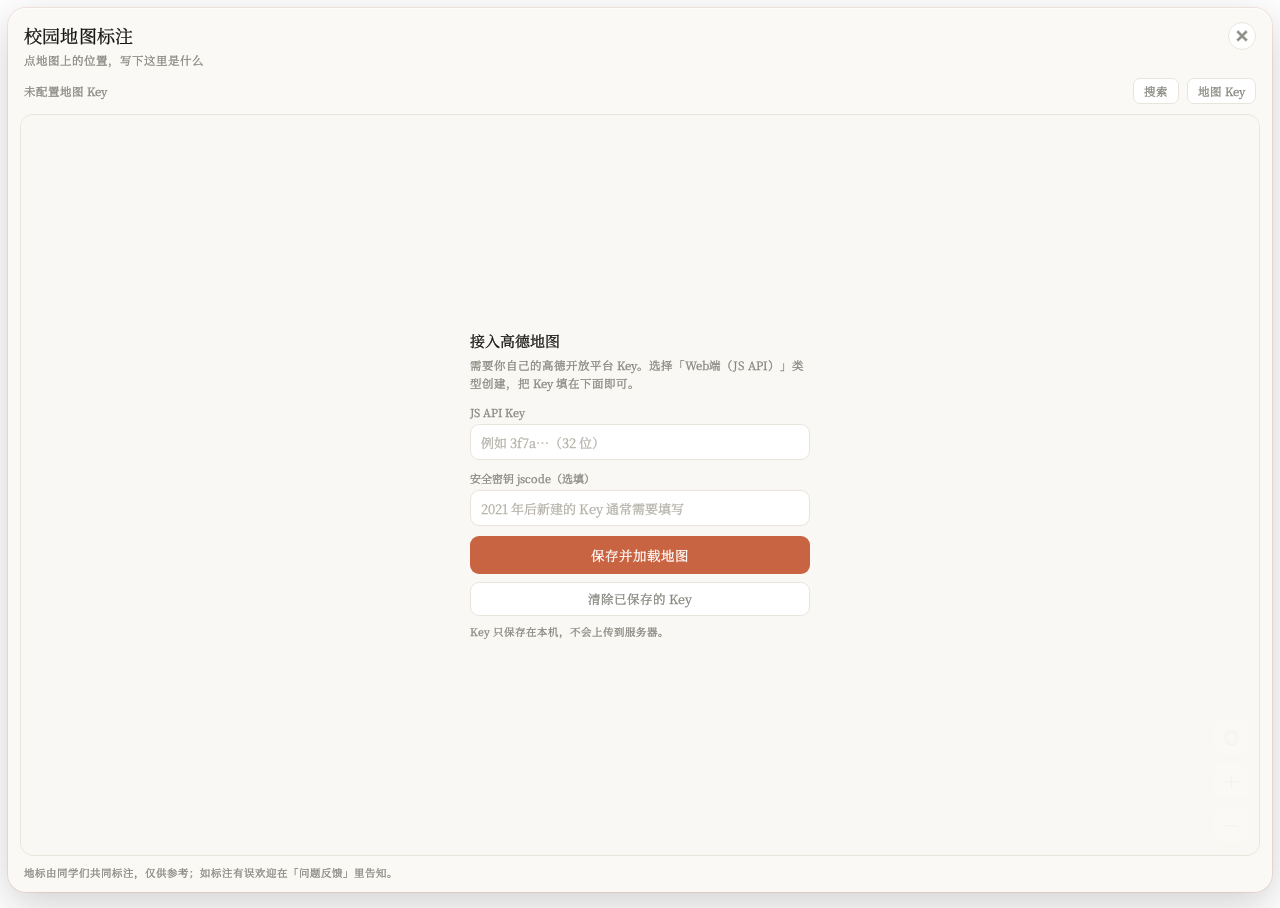
<file: app/src/main/assets/www/map.html>
<!DOCTYPE html>
<html lang="zh-CN">
<head>
<meta charset="utf-8">
<meta name="viewport" content="width=device-width, initial-scale=1.0, maximum-scale=1.0, user-scalable=no">
<title>校园地图标注</title>
<style>
        @font-face {
            font-family: 'Mi Serif';
            src: url('../fonts/mi-serif.otf') format('opentype');
            font-display: block;
        }
        :root {
            --primary: #C96442; --bg: #F5F4ED; --card: #FAF9F5; --ink: #141413;
            --sub: #87867F; --border: #E8E6DC; --accent: #D97757; --soft: #FDF1EC;
        }
        * { box-sizing: border-box; -webkit-tap-highlight-color: transparent; }
        html, body { margin: 0; height: 100%; background: transparent; }
        body {
            font-family: "Mi Serif", "Noto Serif CJK SC", "Source Han Serif SC", "Songti SC", serif;
            -webkit-text-stroke: 0.32px currentColor;
            color: var(--ink);
        }
        .sheet {
            height: calc(100% - 16px); margin: 8px; overflow: hidden;
            display: flex; flex-direction: column;
            background: var(--card); border-radius: 18px;
            box-shadow: 0 0 0 1px rgba(201,100,66,0.14), 0 12px 40px rgba(20,20,19,0.20), inset 0 1px 0 rgba(255,255,255,0.7);
        }
        .head { display: flex; align-items: flex-start; padding: 14px 16px 0; }
        .head-txt { min-width: 0; }
        .title { font-size: 18px; font-weight: 500; letter-spacing: .2px; }
        .sub { margin-top: 4px; font-size: 11.5px; color: var(--sub); }
        .close {
            flex: 0 0 auto; margin-left: auto; width: 28px; height: 28px; border-radius: 50%;
            border: 1px solid var(--border); background: #FFFFFF; color: var(--sub);
            font-size: 15px; line-height: 26px; text-align: center; padding: 0; font-family: inherit;
        }
        .bar { display: flex; align-items: center; gap: 8px; padding: 10px 16px 10px; }
        .bar .cnt { flex: 1; min-width: 0; font-size: 11.5px; color: var(--sub); }
        .bar .cnt b { color: var(--ink); font-weight: 500; }
        .keybtn {
            flex: 0 0 auto; height: 26px; padding: 0 10px; border-radius: 7px;
            border: 1px solid var(--border); background: #FFFFFF; color: var(--sub);
            font-family: inherit; font-size: 11.5px;
        }
        .mapwrap { position: relative; flex: 1 1 auto; margin: 0 12px; border-radius: 13px; overflow: hidden; background: #EFEEE2; border: 1px solid var(--border); }
        #map { position: absolute; inset: 0; background: #ECEAE1; }
        .mask {
            position: absolute; inset: 0; display: none; padding: 18px;
            align-items: flex-start; justify-content: center;
            background: rgba(250,249,245,0.97);
            z-index: 60; overflow-y: auto; -webkit-overflow-scrolling: touch;
        }
        .mask.on { display: flex; }
        .mask-box { width: 100%; max-width: 340px; margin: auto 0; }
        .mask-box h3 { margin: 0 0 6px; font-size: 15px; font-weight: 500; }
        .mask-box p { margin: 0 0 12px; font-size: 11.5px; color: var(--sub); line-height: 1.55; }
        .mask-box label { display: block; margin: 0 0 4px; font-size: 11px; color: var(--sub); }
        .mask-box input {
            width: 100%; height: 36px; padding: 0 10px; margin-bottom: 10px;
            border: 1px solid var(--border); border-radius: 9px; background: #FFFFFF;
            font-family: inherit; font-size: 13px; color: var(--ink);
        }
        .mask-box input::placeholder { color: #B4B1A8; }
        .btn-main {
            width: 100%; height: 38px; border: none; border-radius: 9px;
            background: var(--primary); color: #FFFFFF; font-family: inherit; font-size: 13.5px;
        }
        .btn-main:disabled { opacity: .6; }
        .btn-ghost {
            width: 100%; height: 34px; margin-top: 8px; border: 1px solid var(--border);
            border-radius: 9px; background: #FFFFFF; color: var(--sub); font-family: inherit; font-size: 12.5px;
        }
        .tip { margin-top: 8px; font-size: 10.5px; color: var(--sub); line-height: 1.5; }
        /* 搜索地标 */
        .results { max-height: 236px; overflow-y: auto; -webkit-overflow-scrolling: touch; margin-bottom: 10px; }
        .rrow {
            display: flex; align-items: center; gap: 8px; padding: 9px 10px; margin-bottom: 7px;
            border: 1px solid var(--border); border-radius: 9px; background: #FFFFFF;
            font-family: inherit; font-size: 12.5px; color: var(--ink); width: 100%; text-align: left;
        }
        .rrow .rname { flex: 1; min-width: 0; overflow: hidden; text-overflow: ellipsis; white-space: nowrap; }
        .rrow .rmeta { flex: 0 0 auto; color: var(--sub); font-size: 10.5px; }
        .rempty { padding: 10px 2px 14px; font-size: 11.5px; color: var(--sub); text-align: center; }
        /* 底部编辑 / 查看浮层 */
        .panel {
            position: absolute; left: 0; right: 0; bottom: 0; padding: 12px 14px 14px;
            background: rgba(250,249,245,0.98); border-top: 1px solid var(--border);
            transform: translateY(105%); transition: transform .22s ease;
            border-radius: 13px 13px 0 0; box-shadow: 0 -6px 20px rgba(20,20,19,0.10);
            z-index: 10;
        }
        .panel.on { transform: translateY(0); }
        .panel .ptitle { font-size: 13px; font-weight: 500; margin-bottom: 8px; }
        .panel .ptime { font-size: 10.5px; color: var(--sub); }
        .panel .pdesc { font-size: 12px; color: var(--ink); line-height: 1.5; margin-top: 4px; word-break: break-word; }
        .panel .coord { font-size: 10.5px; color: var(--sub); margin: 2px 0 8px; }
        .panel input {
            width: 100%; height: 34px; padding: 0 10px; margin-bottom: 8px;
            border: 1px solid var(--border); border-radius: 9px; background: #FFFFFF;
            font-family: inherit; font-size: 12.5px; color: var(--ink);
        }
        .panel input::placeholder { color: #B4B1A8; }
        .prow { display: flex; gap: 8px; }
        .prow .btn-main, .prow .btn-ghost, .prow .btn-danger {
            width: auto; flex: 1 1 0; min-width: 0; margin: 0; height: 36px;
            white-space: nowrap; padding: 0 8px;
        }
        .btn-danger {
            flex: 1; height: 36px; border: 1px solid rgba(180,85,58,0.45); border-radius: 9px;
            background: #FDF3F0; color: #B4553A; font-family: inherit; font-size: 12.5px;
        }
        .btn-danger[disabled], .btn-ghost[disabled] { opacity: .45; }
        .foot { padding: 9px 16px 12px; font-size: 10.5px; color: var(--sub); }
        .toast {
            position: absolute; left: 50%; bottom: 74px; transform: translateX(-50%) translateY(6px);
            max-width: 82%; padding: 8px 14px; border-radius: 9px;
            background: rgba(20,20,19,0.86); color: #F5F4ED; font-size: 12px; line-height: 1.4;
            opacity: 0; pointer-events: none; transition: opacity .2s ease, transform .2s ease; text-align: center;
            z-index: 80;
        }
        .toast.on { opacity: 1; transform: translateX(-50%) translateY(0); }
        /* 地图上的地标样式 */
        .pin {
            min-width: 20px; max-width: 150px; padding: 3px 8px; border-radius: 8px;
            background: #FFFFFF; border: 1px solid rgba(201,100,66,0.55);
            color: var(--primary); font-family: "Mi Serif", serif; font-size: 11px;
            line-height: 1.3; white-space: nowrap; overflow: hidden; text-overflow: ellipsis;
            box-shadow: 0 2px 6px rgba(20,20,19,0.16); position: relative; top: -2px;
        }
        .pin::after {
            content: ''; position: absolute; left: 50%; bottom: -4px; width: 6px; height: 6px;
            margin-left: -3px; background: #FFFFFF; border-right: 1px solid rgba(201,100,66,0.55);
            border-bottom: 1px solid rgba(201,100,66,0.55); transform: rotate(45deg);
        }
        .pin.draft { border-style: dashed; background: var(--soft); }
        /* 缩小时地标收成小圆点 */
        .dot {
            width: 9px; height: 9px; border-radius: 50%;
            background: var(--primary); border: 1.5px solid #FFFFFF;
            box-shadow: 0 1px 3px rgba(20,20,19,0.26);
            position: relative; top: 5px;
        }
        .amap-logo, .amap-copyright { opacity: .55; }
        /* 右下角缩放按钮 */
        .zoombar {
            position: absolute; right: 10px; bottom: 12px; z-index: 20;
            display: flex; flex-direction: column; gap: 8px;
            transition: bottom .22s ease;
        }
        .zoombar.lift { bottom: 156px; }
        .zoombar button {
            width: 36px; height: 36px; padding: 0; border-radius: 10px;
            border: 1px solid var(--border); background: rgba(255,255,255,0.96); color: var(--ink);
            font-family: inherit; font-size: 17px; line-height: 34px; text-align: center;
            box-shadow: 0 2px 6px rgba(20,20,19,0.14);
        }
        .zoombar button:active { background: var(--soft); color: var(--primary); }
</style>
</head>
<body>
<div class="sheet">
    <div class="head">
        <div class="head-txt">
            <div class="title">校园地图标注</div>
            <div class="sub">点地图上的位置，写下这里是什么</div>
        </div>
        <button class="close" onclick="closeSheet()">✕</button>
    </div>

    <div class="bar">
        <div class="cnt" id="cnt">正在连接地图服务…</div>
        <button class="keybtn" onclick="openSearch()">搜索</button>
        <button class="keybtn" id="keyBtn" onclick="openSetup()">地图 Key</button>
    </div>

    <div class="mapwrap">
        <div id="map"></div>

        <div class="mask on" id="setup">
            <div class="mask-box">
                <h3>接入高德地图</h3>
                <p>需要你自己的高德开放平台 Key。选择「Web端（JS API）」类型创建，把 Key 填在下面即可。</p>
                <label>JS API Key</label>
                <input id="inpKey" type="text" placeholder="例如 3f7a…（32 位）" autocomplete="off" spellcheck="false">
                <label>安全密钥 jscode（选填）</label>
                <input id="inpCode" type="text" placeholder="2021 年后新建的 Key 通常需要填写" autocomplete="off" spellcheck="false">
                <button class="btn-main" id="saveKey" onclick="saveKey()">保存并加载地图</button>
                <button class="btn-ghost" onclick="clearKey()">清除已保存的 Key</button>
                <div class="tip" id="setupTip">Key 只保存在本机，不会上传到服务器。</div>
            </div>
        </div>

        <div class="zoombar" id="zoombar">
            <button type="button" onclick="locateMe()" aria-label="定位">◎</button>
            <button type="button" onclick="zoomBy(1)">＋</button>
            <button type="button" onclick="zoomBy(-1)">－</button>
        </div>

        <div class="mask" id="searchPanel">
            <div class="mask-box">
                <h3>搜索地标</h3>
                <p>输入名称关键词，从同学们加过的地标里找</p>
                <input id="searchInput" type="text" placeholder="例如 教学楼 / 快递 / 食堂" autocomplete="off" oninput="runSearch()">
                <div class="results" id="searchResults"></div>
                <button class="btn-ghost" onclick="closeSearch()">关闭</button>
            </div>
        </div>

        <div class="mask" id="naviPanel">
            <div class="mask-box">
                <h3>使用高德地图导航？</h3>
                <p id="naviName">将跳转到高德地图进行路线规划，可选择驾车、步行或骑行。</p>
                <div class="prow">
                    <button class="btn-ghost" onclick="cancelNavi()">取消</button>
                    <button class="btn-main" onclick="confirmNavi()">打开高德</button>
                </div>
            </div>
        </div>

        <div class="mask" id="maskErr">
            <div class="mask-box">
                <h3>地图没能加载</h3>
                <p id="errMsg">请检查网络、Key 是否正确，以及该 Key 是否已开启「Web端（JS API）」。修改后可重试。</p>
                <button class="btn-main" onclick="openSetup()">重新填写 Key</button>
                <button class="btn-ghost" onclick="bootMap()">再试一次</button>
            </div>
        </div>

        <div class="panel" id="editPanel">
            <div class="ptitle">添加地标</div>
            <div class="coord" id="editCoord"></div>
            <input id="editName" type="text" placeholder="这里是什么？例如 三号教学楼 / 快递驿站" maxlength="40" autocomplete="off">
            <input id="editDesc" type="text" placeholder="补充说明（选填）" maxlength="200" autocomplete="off">
            <div class="prow">
                <button class="btn-ghost" onclick="cancelEdit()">取消</button>
                <button class="btn-main" id="editSave" onclick="submitMarker()">添加</button>
            </div>
        </div>

        <div class="panel" id="viewPanel">
            <div class="prow" style="align-items:center;">
                <div style="flex:1;min-width:0;">
                    <div class="ptitle" id="viewName"></div>
                    <div class="ptime" id="viewMeta"></div>
                </div>
                <button class="keybtn" onclick="closeView()">收起</button>
            </div>
            <div class="pdesc" id="viewDesc"></div>
            <div class="prow" style="margin-top:10px;">
                <button class="btn-main" onclick="naviToMarker()">导航到这里</button>
            </div>
            <div class="prow" style="margin-top:8px;">
                <button class="btn-ghost" id="btnMove" onclick="startMove()">移动位置</button>
                <button class="btn-danger" id="btnDelete" onclick="deleteMarker()">删除我的标注</button>
            </div>
            <button class="btn-ghost" id="btnVote" style="margin-top:8px;" onclick="voteMarker()">举报此标注</button>
            <div class="ptime" id="viewTip" style="margin-top:8px;"></div>
        </div>

        <div class="panel" id="movePanel">
            <div class="ptitle">调整位置</div>
            <div class="coord" id="moveCoord"></div>
            <div class="ptime" id="moveHint">拖动标记微调，或直接点地图重新选点</div>
            <div class="prow" style="margin-top:10px;">
                <button class="btn-ghost" onclick="cancelMove()">取消</button>
                <button class="btn-main" id="moveSave" onclick="saveMove()">保存位置</button>
            </div>
        </div>

        <div class="toast" id="toast"></div>
    </div>

    <div class="foot">地标由同学们共同标注，仅供参考；如标注有误欢迎在「问题反馈」里告知。</div>
</div>

<script>
    const MARKER_URL = 'https://aokiisei.xyz/mimi/map_markers.php';
    const DEFAULT_CENTER = [118.00326, 27.72698];
    const DEFAULT_ZOOM = 16;
    const VOTE_LIMIT = 5;

    var map = null;
    var amapReady = false;
    var markers = [];
    var markerObjs = [];
    var draft = null;
    var currentItem = null;
    var suppressMapClick = false;
    var busy = false;

    function $(id) { return document.getElementById(id); }

    // 右下角缩放按钮
    function zoomBy(dir) {
        if (!map) { toast('地图还没加载好'); return; }
        if (dir > 0) { map.zoomIn(); } else { map.zoomOut(); }
    }

    var locating = false;

    // 当前定位：定位成功后把地图移到自身位置
    function locateMe() {
        if (!map) { toast('地图还没加载好'); return; }
        if (locating) return;
        if (!window.AMap || !AMap.Geolocation) { toast('定位组件没加载成功，请重开地图试试'); return; }
        locating = true;
        toast('正在定位…');
        const geo = new AMap.Geolocation({
            enableHighAccuracy: true,
            timeout: 12000,
            showButton: false,
            showMarker: false,
            showCircle: false,
            panToLocation: false,
            zoomToAccuracy: false
        });
        geo.getCurrentPosition(function (status, result) {
            locating = false;
            if (status === 'complete' && result && result.position) {
                map.setZoomAndCenter(17, [result.position.lng, result.position.lat]);
                toast('已定位到当前位置');
            } else {
                toast('定位失败，请在系统设置中允许本应用使用定位');
            }
        });
    }

    // 底部弹出面板会挡住右下角按钮，面板打开时把按钮上移
    function syncZoomBar() {
        const zp = $('zoombar');
        if (!zp) return;
        const open = $('editPanel').classList.contains('on') ||
                     $('viewPanel').classList.contains('on') ||
                     $('movePanel').classList.contains('on');
        zp.classList.toggle('lift', open);
    }

    function bridge() { return window.MimiBridge || null; }

    // 本机标识：优先用原生生成的持久 ID，取不到时退化为 localStorage
    // 只用于「删自己的点」和「同一人只举报一次」，不含任何个人信息
    function localId() {
        try {
            let id = localStorage.getItem('mimi_device_id');
            if (!id || id.length < 8) {
                id = 'w' + Date.now().toString(36) + Math.random().toString(36).slice(2, 10);
                localStorage.setItem('mimi_device_id', id);
            }
            return id;
        } catch (e) {
            return 'w' + Date.now().toString(36) + Math.random().toString(36).slice(2, 10);
        }
    }

    function deviceId() {
        let id = '';
        try {
            const b = bridge();
            if (b && b.getDeviceId) id = String(b.getDeviceId() || '');
        } catch (e) { id = ''; }
        return (id && id.length >= 8) ? id : localId();
    }

    function closeSheet() {
        if (bridge() && bridge().close) bridge().close();
    }

    function toast(msg) {
        const t = $('toast');
        t.textContent = msg;
        t.classList.add('on');
        clearTimeout(t._timer);
        t._timer = setTimeout(function () { t.classList.remove('on'); }, 2200);
    }

    function setCount(txt) { $('cnt').textContent = txt; }

    function showMask(id) {
        $('setup').classList.toggle('on', id === 'setup');
        $('maskErr').classList.toggle('on', id === 'error');
        $('searchPanel').classList.remove('on');
        $('naviPanel').classList.remove('on');
    }
    function hideMasks() {
        $('setup').classList.remove('on');
        $('maskErr').classList.remove('on');
        $('searchPanel').classList.remove('on');
        $('naviPanel').classList.remove('on');
    }

    // ========== 搜索地标 ==========
    function openSearch() {
        $('searchInput').value = '';
        runSearch();
        $('searchPanel').classList.add('on');
        setTimeout(function () { $('searchInput').focus(); }, 200);
    }

    function closeSearch() { $('searchPanel').classList.remove('on'); }

    function runSearch() {
        const box = $('searchResults');
        const q = $('searchInput').value.trim().toLowerCase();
        if (!markers.length) {
            box.innerHTML = '<div class="rempty">还没有人添加地标，先在地图上点一个吧</div>';
            return;
        }
        let list = markers;
        if (q) {
            list = markers.filter(function (m) {
                return String(m.name || '').toLowerCase().indexOf(q) >= 0 ||
                       String(m.desc || '').toLowerCase().indexOf(q) >= 0;
            });
        }
        if (!list.length) {
            box.innerHTML = '<div class="rempty">没有匹配「' + escapeHtml(q) + '」的地标</div>';
            return;
        }
        box.innerHTML = list.slice(0, 30).map(function (m) {
            return '<div class="rrow" data-id="' + escapeHtml(m.id) + '">' +
                   '<span class="rname">' + escapeHtml(m.name || '未命名') + '</span>' +
                   '<span class="rmeta">' + (m.votes > 0 ? (m.votes + ' 票') : '') + '</span></div>';
        }).join('');
        Array.prototype.forEach.call(box.querySelectorAll('.rrow'), function (row) {
            row.addEventListener('click', function () {
                focusMarker(row.getAttribute('data-id'));
            });
        });
    }

    // 选中搜索结果：地图飞过去并展开详情
    function focusMarker(id) {
        if (!map) { toast('地图还没加载好'); return; }
        const item = markers.filter(function (m) { return m.id === id; })[0];
        if (!item) { toast('这个地标已经不在了'); return; }
        closeSearch();
        map.setZoomAndCenter(18, [parseFloat(item.lng), parseFloat(item.lat)]);
        showView(item);
    }

    // ========== Key 管理 ==========
    function storedKey() {
        try { return bridge() && bridge().getAmapKey ? String(bridge().getAmapKey() || '') : ''; } catch (e) { return ''; }
    }
    function storedCode() {
        try { return bridge() && bridge().getAmapSecurity ? String(bridge().getAmapSecurity() || '') : ''; } catch (e) { return ''; }
    }

    function openSetup() {
        $('inpKey').value = storedKey();
        $('inpCode').value = storedCode();
        showMask('setup');
    }

    function saveKey() {
        const k = $('inpKey').value.trim();
        const c = $('inpCode').value.trim();
        if (!k) { toast('请先填写 JS API Key'); return; }
        if (!/^[0-9a-zA-Z]{20,}$/.test(k)) { toast('Key 看起来不太对，请再核对一下'); return; }
        try {
            if (bridge() && bridge().saveAmapKey) bridge().saveAmapKey(k, c);
        } catch (e) {
            toast('保存失败，请重试');
            return;
        }
        hideMasks();
        resetMap();
        bootMap();
    }

    function clearKey() {
        try { if (bridge() && bridge().saveAmapKey) bridge().saveAmapKey('', ''); } catch (e) {}
        resetMap();
        $('inpKey').value = '';
        $('inpCode').value = '';
        setCount('未配置地图 Key');
        showMask('setup');
    }

    function resetMap() {
        if (map) { try { map.destroy(); } catch (e) {} }
        map = null; amapReady = false;
        markers = []; markerObjs = [];
        draft = null;
        $('map').innerHTML = '';
        $('editPanel').classList.remove('on');
        $('viewPanel').classList.remove('on');
        syncZoomBar();
    }

    // ========== 加载高德 JS API ==========
    function loadAmap(key, code, done, fail) {
        if (code) {
            window._AMapSecurityConfig = { securityJsCode: code };
        }
        const s = document.createElement('script');
        s.src = 'https://webapi.amap.com/maps?v=2.0&key=' + encodeURIComponent(key) +
                '&plugin=AMap.PlaceSearch,AMap.Geolocation&jscode=' + encodeURIComponent(code || '');
        s.onload = function () { done(); };
        s.onerror = function () { fail(); };
        document.head.appendChild(s);
    }

    function bootMap() {
        const key = storedKey();
        if (!key) {
            setCount('尚未配置地图 Key');
            openSetup();
            return;
        }
        setCount('正在加载地图…');
        showMask(null);

        if (window.AMap && window.AMap.Map) {
            amapReady = true;
            initMap();
            return;
        }
        loadAmap(key, storedCode(), function () {
            amapReady = true;
            initMap();
        }, function () {
            $('errMsg').textContent = '地图脚本没有加载成功。请检查网络连接，并确认 Key 类型是「Web端（JS API）」。';
            showMask('error');
            setCount('地图加载失败');
        });
    }

    function initMap() {
        try {
            map = new AMap.Map('map', {
                zoom: DEFAULT_ZOOM,
                center: DEFAULT_CENTER,
                viewMode: '2D',
                resizeEnable: true,
                showLabel: true,
                mapStyle: 'whitesmoke'
            });
        } catch (e) {
            $('errMsg').textContent = '地图初始化失败：' + (e && e.message ? e.message : '未知原因');
            showMask('error');
            setCount('地图加载失败');
            return;
        }

        map.on('click', onMapClick);
        map.on('zoomend', applyMarkerStyle);
        setCount('正在读取地标…');
        loadMarkers();
    }

    // ========== 地标读取 ==========
    function loadMarkers() {
        fetch(MARKER_URL + '?t=' + Date.now() + '&did=' + encodeURIComponent(deviceId()), { method: 'GET' })
            .then(function (r) { return r.text(); })
            .then(function (txt) {
                let data = null;
                try { data = JSON.parse(txt); } catch (e) {}
                if (!data || !data.ok) { throw new Error('bad'); }
                markers = (data.markers || []).filter(function (m) {
                    return m && isFinite(parseFloat(m.lat)) && isFinite(parseFloat(m.lng));
                });
                renderMarkers();
                setCount('已收录 ' + markers.length + ' 个地标');
            })
            .catch(function () {
                setCount('地标读取失败');
                toast('地标列表没读到，检查网络后再试');
            });
    }

    // 缩放级别低于 LABEL_MIN_ZOOM 时地标收成圆点，放大后显示名称角标
    const LABEL_MIN_ZOOM = 16;

    function markerHtml(item, compact) {
        if (compact) return '<div class="dot"></div>';
        return '<div class="pin">' + escapeHtml(item.name || '未命名') + '</div>';
    }

    function applyMarkerStyle() {
        if (!map) return;
        const compact = map.getZoom() < LABEL_MIN_ZOOM;
        markerObjs.forEach(function (m) {
            try { m.setContent(markerHtml(m._item, compact)); } catch (e) {}
        });
    }

    function renderMarkers() {
        if (!map) return;
        markerObjs.forEach(function (m) { try { m.setMap(null); } catch (e) {} });
        markerObjs = [];
        const compact = map.getZoom() < LABEL_MIN_ZOOM;
        markers.forEach(function (item) {
            const mk = new AMap.Marker({
                position: [parseFloat(item.lng), parseFloat(item.lat)],
                anchor: 'bottom-center',
                offset: new AMap.Pixel(0, 4),
                content: markerHtml(item, compact),
                zIndex: 120
            });
            mk._item = item;
            mk.on('click', function () {
                suppressMapClick = true;
                setTimeout(function () { suppressMapClick = false; }, 150);
                showView(item);
            });
            mk.setMap(map);
            markerObjs.push(mk);
        });
    }

    function escapeHtml(s) {
        return String(s || '').replace(/&/g, '&amp;').replace(/</g, '&lt;')
            .replace(/>/g, '&gt;').replace(/"/g, '&quot;');
    }

    // ========== 新增地标 ==========
    function onMapClick(e) {
        if (suppressMapClick) return;
        if (!amapReady || !map) return;
        const lng = e.lnglat.getLng();
        const lat = e.lnglat.getLat();
        // 移动模式下点地图 = 重新选点
        if (movingItem) {
            placeDraft(lng, lat, '拖动微调');
            $('moveCoord').textContent = '坐标 ' + lat.toFixed(5) + ', ' + lng.toFixed(5);
            return;
        }
        closeView();
        placeDraft(lng, lat);
        $('editCoord').textContent = '坐标 ' + lat.toFixed(5) + ', ' + lng.toFixed(5);
        $('editPanel').classList.add('on');
        $('viewPanel').classList.remove('on');
        syncZoomBar();
        setTimeout(function () { $('editName').focus(); }, 240);
    }

    function placeDraft(lng, lat, label) {
        if (draft) { try { draft.setMap(null); } catch (e) {} }
        draft = new AMap.Marker({
            position: [lng, lat],
            anchor: 'bottom-center',
            offset: new AMap.Pixel(0, 4),
            content: '<div class="pin draft">' + escapeHtml(label || '新地标') + '</div>',
            zIndex: 130,
            draggable: true
        });
        draft.on('dragend', function (ev) {
            const p = ev.lnglat;
            const txt = '坐标 ' + p.getLat().toFixed(5) + ', ' + p.getLng().toFixed(5);
            if (movingItem) {
                $('moveCoord').textContent = txt;
            } else {
                $('editCoord').textContent = txt;
            }
        });
        draft.setMap(map);
    }

    // ========== 移动已有地标 ==========
    var movingItem = null;

    function startMove() {
        if (!currentItem || !map) return;
        if (!currentItem.mine) { toast('只能移动自己添加的标注'); return; }
        movingItem = currentItem;
        const lng = parseFloat(currentItem.lng);
        const lat = parseFloat(currentItem.lat);
        closeView();
        map.setZoomAndCenter(18, [lng, lat]);
        placeDraft(lng, lat, '拖动微调');
        $('moveCoord').textContent = '坐标 ' + lat.toFixed(5) + ', ' + lng.toFixed(5);
        $('movePanel').classList.add('on');
        $('editPanel').classList.remove('on');
        syncZoomBar();
    }

    function cancelMove() {
        movingItem = null;
        $('movePanel').classList.remove('on');
        syncZoomBar();
        if (draft) { try { draft.setMap(null); } catch (e) {} draft = null; }
    }

    function saveMove() {
        if (!movingItem || !draft || busy) return;
        const pos = draft.getPosition();
        const id = movingItem.id;
        busy = true;
        $('moveSave').disabled = true;
        $('moveSave').textContent = '保存中…';

        const body = 'action=move&id=' + encodeURIComponent(id) +
                     '&did=' + encodeURIComponent(deviceId()) +
                     '&lat=' + pos.getLat().toFixed(6) + '&lng=' + pos.getLng().toFixed(6);

        fetch(MARKER_URL, {
            method: 'POST',
            headers: { 'Content-Type': 'application/x-www-form-urlencoded; charset=UTF-8' },
            body: body
        })
            .then(function (r) { return r.text(); })
            .then(function (txt) {
                let data = null;
                try { data = JSON.parse(txt); } catch (e) {}
                if (!data || !data.ok) {
                    if (data && data.msg === 'not_mine') throw new Error('只能调整自己添加的标注');
                    if (data && data.msg === 'not_found') throw new Error('这个地标已经不在了');
                    throw new Error(submitErrorText(data, txt));
                }
                toast('位置已更新');
                cancelMove();
                loadMarkers();
            })
            .catch(function (e) {
                toast(e && e.message ? e.message : '保存失败，请稍后再试');
            })
            .then(function () {
                busy = false;
                $('moveSave').disabled = false;
                $('moveSave').textContent = '保存位置';
            });
    }

    function cancelEdit() {
        $('editPanel').classList.remove('on');
        syncZoomBar();
        if (draft) { try { draft.setMap(null); } catch (e) {} draft = null; }
        $('editName').value = '';
        $('editDesc').value = '';
    }

    function submitMarker() {
        if (busy) return;
        const name = $('editName').value.trim();
        if (!name) { toast('给它起个名字吧'); $('editName').focus(); return; }
        if (!draft) { toast('请先在地图上选一个位置'); return; }
        const pos = draft.getPosition();
        const lat = pos.getLat(), lng = pos.getLng();
        let by = '';
        try { by = bridge() && bridge().getDeviceName ? String(bridge().getDeviceName() || '') : ''; } catch (e) {}

        busy = true;
        $('editSave').disabled = true;
        $('editSave').textContent = '提交中…';

        const body = 'action=add&name=' + encodeURIComponent(name) +
                     '&desc=' + encodeURIComponent($('editDesc').value.trim()) +
                     '&lat=' + lat.toFixed(6) + '&lng=' + lng.toFixed(6) +
                     '&by=' + encodeURIComponent(by) +
                     '&did=' + encodeURIComponent(deviceId());

        fetch(MARKER_URL, {
            method: 'POST',
            headers: { 'Content-Type': 'application/x-www-form-urlencoded; charset=UTF-8' },
            body: body
        })
            .then(function (r) { return r.text(); })
            .then(function (txt) {
                let data = null;
                try { data = JSON.parse(txt); } catch (e) {}
                if (!data || !data.ok) {
                    throw new Error(submitErrorText(data, txt));
                }
                toast(data.msg === 'exists' ? '这个位置已经有同名地标了' : '已添加，感谢分享');
                cancelEdit();
                loadMarkers();
            })
            .catch(function (e) {
                toast(e && e.message ? e.message : '提交失败，请检查网络后重试');
            })
            .then(function () {
                busy = false;
                $('editSave').disabled = false;
                $('editSave').textContent = '添加';
            });
    }

    // 把服务端的返回说清楚，避免只显示一句「提交失败」
    function submitErrorText(data, raw) {
        const msg = data && data.msg;
        if (msg === 'name_empty') return '请填写这里的名称';
        if (msg === 'did_empty') return '本机标识没生成，请重开地图再试';
        if (msg === 'empty') return '提交内容不完整，请重试';
        if (msg === 'bad_location') return '坐标无效，请重新点选位置';
        if (msg === 'too_many') return '标注数量已达上限，暂时无法新增';
        if (msg === 'write_failed') return '服务器保存失败，请稍后再试';
        if (msg === 'method_not_allowed') return '接口不接受该请求，请更新服务器文件';
        if (!data) {
            const head = String(raw || '').trim().slice(0, 40);
            return head ? '服务器返回异常：' + head : '服务器无响应，请检查网络';
        }
        return '提交失败，请稍后再试';
    }

    // ========== 查看 / 举报 / 删除 ==========
    function showView(item) {
        currentItem = item;
        $('viewName').textContent = item.name || '未命名';
        const bits = [];
        if (item.by) bits.push(item.by);
        if (item.time) bits.push(item.time);
        $('viewMeta').textContent = bits.join(' · ');
        $('viewDesc').textContent = item.desc || '（没有补充说明）';

        const votes = item.votes || 0;
        const btnVote = $('btnVote');
        const btnDelete = $('btnDelete');
        const btnMove = $('btnMove');

        if (item.mine) {
            btnDelete.style.display = '';
            btnMove.style.display = '';
            btnVote.style.display = 'none';
            $('viewTip').textContent = '这是你添加的标注，可以移动位置或直接删除。';
        } else {
            btnDelete.style.display = 'none';
            btnMove.style.display = 'none';
            btnVote.style.display = '';
            if (item.voted) {
                btnVote.disabled = false;
                btnVote.textContent = '撤销举报';
            } else {
                btnVote.disabled = false;
                btnVote.textContent = '举报此标注';
            }
            $('viewTip').textContent = votes > 0
                ? '已被 ' + votes + ' 人举报，超过 ' + VOTE_LIMIT + ' 票将自动删除。'
                : '如有错误可举报，超过 ' + VOTE_LIMIT + ' 票会自动删除。';
        }

        if (movingItem) { cancelMove(); }
        $('editPanel').classList.remove('on');
        $('viewPanel').classList.add('on');
        syncZoomBar();
        if (draft) { try { draft.setMap(null); } catch (e) {} draft = null; }
    }

    function closeView() {
        $('viewPanel').classList.remove('on');
        syncZoomBar();
        currentItem = null;
    }

    function actOnMarker(action) {
        if (!currentItem || busy) return;
        const id = currentItem.id;
        busy = true;
        const btnVote = $('btnVote');
        const btnDelete = $('btnDelete');
        btnVote.disabled = true;
        btnDelete.disabled = true;

        const body = 'action=' + action + '&id=' + encodeURIComponent(id) +
                     '&did=' + encodeURIComponent(deviceId());

        fetch(MARKER_URL, {
            method: 'POST',
            headers: { 'Content-Type': 'application/x-www-form-urlencoded; charset=UTF-8' },
            body: body
        })
            .then(function (r) { return r.text(); })
            .then(function (txt) {
                let data = null;
                try { data = JSON.parse(txt); } catch (e) {}
                if (!data || !data.ok) {
                    const msg = data && data.msg;
                    if (msg === 'already') throw new Error('你已经举报过了');
                    if (msg === 'not_voted') throw new Error('你还没有举报过这个标注');
                    if (msg === 'own') throw new Error('不能举报自己添加的标注');
                    if (msg === 'not_mine') throw new Error('只能删除自己添加的标注');
                    throw new Error('操作没成功，请稍后再试');
                }
                if (data.msg === 'removed') {
                    toast('举报超过 ' + VOTE_LIMIT + ' 票，该标注已删除');
                } else if (data.msg === 'deleted') {
                    toast('已删除你的标注');
                } else if (data.msg === 'unvoted') {
                    toast('已撤销举报（当前 ' + (data.votes || 0) + ' 票）');
                } else if (data.msg === 'voted') {
                    toast('已记录你的举报（' + (data.votes || 0) + ' 票）');
                }
                closeView();
                loadMarkers();
            })
            .catch(function (e) {
                toast(e && e.message ? e.message : '操作没成功，请稍后再试');
                if (currentItem) showView(currentItem);
            })
            .then(function () {
                busy = false;
                btnDelete.disabled = false;
            });
    }

    function voteMarker() {
        // 已举报过再点即为撤销
        actOnMarker(currentItem && currentItem.voted ? 'unvote' : 'vote');
    }
    function deleteMarker() { actOnMarker('delete'); }

    // 跳转外部高德地图导航：先二次确认，避免误触直接进导航
    var naviTarget = null;

    function naviToMarker() {
        if (!currentItem) return;
        naviTarget = currentItem;
        $('naviName').textContent = '将跳转到高德地图规划到「' + (currentItem.name || '该地点') +
            '」的路线，进入后可选驾车、步行或骑行。';
        $('naviPanel').classList.add('on');
    }

    function cancelNavi() {
        naviTarget = null;
        $('naviPanel').classList.remove('on');
    }

    function confirmNavi() {
        if (!naviTarget) return;
        const it = naviTarget;
        naviTarget = null;
        $('naviPanel').classList.remove('on');
        try {
            const b = bridge();
            if (b && b.openNavi) {
                b.openNavi(String(it.lat), String(it.lng), it.name || '目的地');
            } else {
                toast('当前环境不支持跳转导航');
            }
        } catch (e) {
            toast('跳转导航失败');
        }
    }

    // 启动
    window.addEventListener('load', function () {
        const k = storedKey();
        if (k) { bootMap(); } else { openSetup(); setCount('未配置地图 Key'); }
    });
</script>
</body>
</html>
</file>
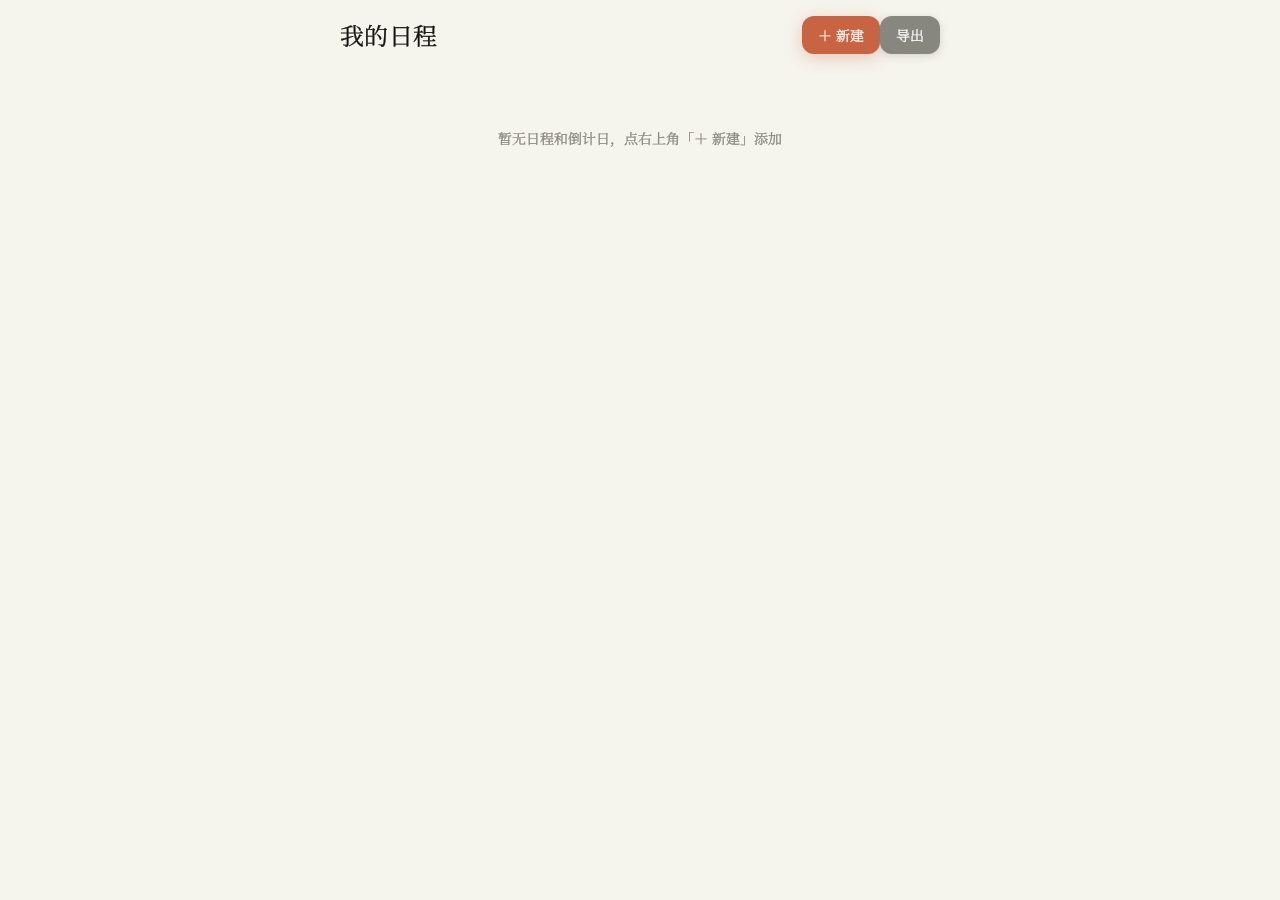
<file: app/src/main/assets/www/schedule.html>
<!DOCTYPE html>
<html>
<head>
    <meta charset="UTF-8">
    <meta name="viewport" content="width=device-width, initial-scale=1.0, user-scalable=no">
    <title>日程表</title>
    <script>
    (function(){
        var g = '0';
        try { if (window.Android && Android.getGlassUi) g = Android.getGlassUi() || '0'; } catch(e) {}
        document.documentElement.setAttribute('data-glass', g === '1' ? '1' : '0');
    })();
    </script>
    <style>
        /* 内置中文衬线（思源宋体子集） */
        @font-face {
            font-family: 'Mi Serif';
            src: url('../fonts/mi-serif.otf') format('opentype');
            font-weight: 400;
            font-style: normal;
            font-display: swap;
        }
        :root{
            --primary:#C96442;
            --primary-soft:rgba(201,100,66,0.12);
            --bg:#F5F4ED;
            --card:#FAF9F5;
            --text:#141413;
            --sub:#87867F;
            --input-bg:#FAF9F5;
            --input-border:#E8E6DC;
            --accent:#D97757;
            --glass-card:#FAF9F5;--glass-card-soft:#F5F4ED;--glass-border:#E8E6DC;--glass-shadow:rgba(20,20,19,0.08);--glass-hi:rgba(255,255,255,0);
            --bf: none;
        }
        html[data-glass="1"]{
            --glass-hi:rgba(255,255,255,0.58);
            --glass-card:rgba(250,249,245,0.52);
            --glass-card-soft:rgba(250,249,245,0.40);
            --glass-border:rgba(255,255,255,0.55);
            --glass-shadow:rgba(20,20,19,0.12);
            --bf: blur(22px) saturate(138%);
        }
        html[data-glass="0"] body::before { content: none; }
        html[data-glass="1"] body::before {
            background:
                radial-gradient(120vmax 90vmax at 50% 118%, rgba(255,255,255,0.26), rgba(255,255,255,0) 62%),
                radial-gradient(80vmax 80vmax at 12% -10%, rgba(201,100,66,0.10), rgba(201,100,66,0) 55%),
                linear-gradient(125deg, #F3EBDF 0%, #EFE7DA 26%, #E9E5DA 48%, #F0E9DE 72%, #F3EBDF 100%);
            background-size: 100% 100%;
            animation: lg-flow 40s ease-in-out infinite alternate;
            will-change: transform;
        }
        @keyframes lg-flow {
            0% { transform: translate3d(0,0,0); }
            50% { transform: translate3d(-2.5vmax, 1.6vmax, 0); }
            100% { transform: translate3d(1.6vmax, -2.5vmax, 0); }
        }
        * { margin: 0; padding: 0; box-sizing: border-box; }
        body {
            font-family: "Mi Serif", "Noto Serif CJK SC", "Source Han Serif SC", "Songti SC", serif;
            background: var(--bg);
            padding: 16px;
            line-height: 1.5;
            -webkit-font-smoothing: antialiased;
            /* 内置衬线只有常规字重，笔画偏细：用文字描边补一点厚度 */
            -webkit-text-stroke: 0.32px currentColor;
        }
        button, input, select, textarea { font-family: inherit; }
        body::before { content: ''; position: fixed; inset: 0; z-index: -1; }
        /* Claude 排版：标题衬线 + 中等字重 */
        .topbar h1, .cd-title, .cd-header h2, .sec-title, .sch-title, .dialog h3 {
            font-family: "Mi Serif", "Noto Serif CJK SC", "Source Han Serif SC", "Songti SC", serif;
            font-weight: 400;
            letter-spacing: 0.3px;
            line-height: 1.3;
        }
        .container { max-width: 600px; margin: 0 auto; }
        .topbar {
            display: flex; align-items: center; margin-bottom: 14px;
        }
        .topbar h1 { font-size: 24px; color: var(--text); flex: 1; }
        .add-btn {
            padding: 9px 16px; border: none; border-radius: 12px;
            background: var(--primary); color: #fff; font-size: 14px; font-weight: 500;
            box-shadow: rgba(201,100,66,0.30) 0 4px 16px; cursor: pointer;
        }
        .group-title {
            font-size: 13px; font-weight: 500; color: var(--sub);
            letter-spacing: 0.4px;
            margin: 18px 2px 8px;
        }
        .group-title.past { color: #B0AEA5; }
        .sch-card {
            background: var(--glass-card);
            backdrop-filter: var(--bf);
            -webkit-backdrop-filter: var(--bf);
            border: 1px solid var(--glass-border);
            border-radius: 12px; padding: 16px; margin-bottom: 10px;
            box-shadow: 0 0 0 1px rgba(201,100,66,0.11), 0 2px 10px var(--glass-shadow), inset 0 1px 0 var(--glass-hi);
            display: flex; gap: 12px;
            touch-action: pan-y; transition: transform .18s ease, background .18s ease;
        }
        .sch-card.dragging { transition: none; }
        .sch-bar { width: 3px; border-radius: 3px; background: var(--accent); flex: 0 0 3px; }
        .sch-body { flex: 1; min-width: 0; }
        .sch-title { font-size: 17px; color: var(--text); word-break: break-all; }
        .sch-meta { display: flex; flex-wrap: wrap; gap: 4px 14px; margin-top: 6px; }
        .sch-meta span {
            display: inline-flex; align-items: center; gap: 4px;
            font-size: 12px; color: var(--sub);
        }
        .sch-meta svg { width: 13px; height: 13px; flex: 0 0 13px; }
        .sch-note { margin-top: 6px; font-size: 12px; color: var(--sub); word-break: break-all; }
        .sch-ops { display: flex; flex-direction: column; gap: 6px; flex: 0 0 auto; }
        .sch-ops button {
            padding: 6px 12px; font-size: 12px; border-radius: 8px; cursor: pointer;
            border: 1px solid var(--input-border); background: var(--input-bg); color: var(--text);
        }
        .sch-ops .del { color: #D64545; border-color: rgba(214,69,69,0.3); background: rgba(214,69,69,0.06); }
        .sch-card.past .sch-title, .sch-card.past .sch-meta span, .sch-card.past .sch-note { color: #B0AEA5; }
        .sch-card.past .sch-bar { background: #D8D4C6; }
        /* 已完成的日程：整框转灰 + 已完成标记（不会再出现在课表上） */
        .sch-card.done {
            background: #EFEDE6; border-color: #E2DFD5;
            box-shadow: 0 0 0 1px rgba(160,157,148,0.14), inset 0 1px 0 rgba(255,255,255,0.5);
        }
        .sch-card.done .sch-bar { background: #C9C5B8; }
        .sch-card.done .sch-title { color: #9A978C; text-decoration: line-through; }
        .sch-card.done .sch-meta span, .sch-card.done .sch-note { color: #B0AEA5; }
        .sch-done-badge {
            display: inline-block; margin-left: 8px; padding: 1px 7px;
            font-size: 10.5px; font-weight: 500; line-height: 1.6; vertical-align: 2px;
            color: #8C897E; background: #E4E1D6; border-radius: 5px;
            text-decoration: none;
        }
        .empty {
            text-align: center; color: var(--sub); font-size: 14px;
            padding: 60px 0;
        }
        /* 编辑弹窗 */
        .mask {
            position: fixed; inset: 0; background: rgba(0,0,0,0.45);
            z-index: 70; display: flex; align-items: center; justify-content: center;
        }
        .hidden { display: none !important; }
        .dialog {
            background: var(--card); border-radius: 16px; padding: 22px;
            width: 88%; max-width: 420px; max-height: 84vh; overflow-y: auto;
            border: 1px solid #F0EEE6;
            box-shadow: rgba(20,20,19,0.18) 0 10px 40px;
        }
        .dialog h3 { font-size: 17px; color: var(--text); margin-bottom: 14px; }
        .field { margin-bottom: 12px; }
        .field label { display: block; font-size: 13px; color: var(--sub); margin-bottom: 5px; font-weight: 500; }
        .field input {
            width: 100%; padding: 11px 14px; border: 1px solid var(--input-border);
            border-radius: 12px; font-size: 15px; background: var(--input-bg); color: var(--text);
        }
        .field input:focus { outline: none; border-color: var(--primary); box-shadow: 0 0 0 3px var(--primary-soft); }
        .row { display: flex; gap: 10px; }
        .row .field { flex: 1; }
        .dlg-btns { display: flex; gap: 10px; margin-top: 16px; }
        .dlg-btns button {
            flex: 1; padding: 12px; border: none; border-radius: 10px;
            font-size: 15px; font-weight: 500; cursor: pointer;
        }
        .btn-cancel { background: #EFEDE4; color: #4D4C48; }
        .btn-save { background: var(--primary); color: #fff; box-shadow: 0 2px 8px rgba(201,100,66,0.30), inset 0 1px 0 rgba(255,255,255,0.16); }
        .btn-danger { background: #B53333; color: #fff; }
        .tip {
            position: fixed; left: 50%; bottom: 40px; transform: translateX(-50%);
            background: rgba(48,48,46,0.94); color: #FAF9F5; font-size: 13px;
            padding: 9px 18px; border-radius: 10px; z-index: 90;
        }
        /* ===== 倒计时倒计日 ===== */
        .cd-section { margin-bottom: 8px; }
        .cd-header { display: flex; align-items: center; margin-bottom: 8px; }
        .cd-header h2 { font-size: 16px; color: var(--text); flex: 1; }
        .cd-add-btn {
            padding: 6px 14px; font-size: 13px; font-weight: 500;
            border: none; border-radius: 10px; cursor: pointer;
            background: var(--primary-soft); color: var(--primary);
        }
        .cd-card {
            background: var(--glass-card);
            backdrop-filter: var(--bf);
            -webkit-backdrop-filter: var(--bf);
            border: 1px solid var(--glass-border);
            border-radius: 12px; padding: 16px; margin-bottom: 10px;
            box-shadow: 0 0 0 1px rgba(201,100,66,0.11), 0 2px 10px var(--glass-shadow), inset 0 1px 0 var(--glass-hi);
            display: flex; align-items: center; gap: 12px; position: relative;
        }
        .cd-main { flex: 1; min-width: 0; }
        .cd-title { font-size: 17px; font-weight: 400; color: var(--text); word-break: break-all; }
        .cd-date { font-size: 12px; color: var(--sub); margin-top: 4px; }
        .cd-num { flex: 0 0 auto; text-align: center; }
        .cd-days {
            font-family: "Mi Serif", "Noto Serif CJK SC", "Songti SC", serif;
            font-size: 30px; font-weight: 400; color: var(--primary); line-height: 1.05;
        }
        .cd-unit { font-size: 12px; color: var(--sub); margin-top: 3px; }
        .cd-card.urgent .cd-days { color: #D64545; }
        .cd-card.today .cd-days { color: #D97757; }
        .cd-card.past .cd-days, .cd-card.past .cd-title, .cd-card.past .cd-date { color: #B0AEA5; }
        .cd-del {
            position: absolute; top: 4px; right: 6px;
            width: 22px; height: 22px; border-radius: 50%; border: none;
            background: rgba(0,0,0,0.06); color: var(--sub); font-size: 15px; cursor: pointer;
            display: flex; align-items: center; justify-content: center;
        }
        .cd-del:active { background: rgba(214,69,69,0.15); color: #D64545; }
        .cd-empty {
            background: var(--glass-card); border: 1px dashed var(--glass-border);
            border-radius: 14px; padding: 18px; text-align: center; color: var(--sub); font-size: 13px;
        }
        /* 倒计时添加弹窗里的预设标签 */
        .cd-presets { display: flex; flex-wrap: wrap; gap: 8px; margin-bottom: 14px; }
        .cd-preset {
            padding: 7px 14px; font-size: 13px; border-radius: 10px; cursor: pointer;
            border: 1px solid var(--input-border); background: var(--input-bg); color: var(--text);
        }
        .cd-preset.active { background: var(--primary); color: #fff; border-color: var(--primary); }
        /* 日程类型切换：时间段 / 单点提醒 */
        .sch-mode { display: flex; gap: 8px; }
        .sch-mode-btn {
            flex: 1; padding: 9px; border-radius: 10px; font-size: 13px; font-weight: 500; margin: 0;
            background: var(--input-bg); color: var(--sub);
            border: 1.5px solid var(--input-border);
        }
        .sch-mode-btn.on { background: var(--primary-soft); color: var(--primary); border-color: var(--primary); }
        .row .field.sch-hide { display: none; }
        /* 日程颜色选择：一排可点色点，选中外描边 */
        .sch-colors { display: flex; gap: 10px; flex-wrap: wrap; }
        .sch-color-dot {
            width: 28px; height: 28px; border-radius: 50%; padding: 0; margin: 0;
            border: 2.5px solid transparent; box-sizing: border-box;
            transition: transform .12s ease, border-color .12s ease;
        }
        .sch-color-dot.on { border-color: var(--text); transform: scale(1.12); }
    </style>
    <link rel="stylesheet" href="wheel.css">
</head>
<body>
<div class="container">
    <div class="topbar">
        <h1>我的日程</h1>
        <button class="add-btn" id="addBtn">＋ 新建</button>
        <button class="add-btn" id="exportBtn" style="background:#87867F;box-shadow:0 2px 8px rgba(135,134,127,0.28);">导出</button>
    </div>
    <div id="cdSection" class="cd-section">
        <div class="cd-header">
            <h2>倒计日</h2>
        </div>
        <div id="cdList"></div>
    </div>
    <div id="listBox"></div>
</div>

<div id="editMask" class="mask hidden">
    <div class="dialog">
        <h3 id="dlgTitle">新建日程</h3>
        <div class="field"><label>标题</label><input id="fTitle" type="text" placeholder="如：图书馆自习" autocomplete="off"></div>
        <div class="field"><label>日期</label><input id="fDate" type="date"></div>
        <div class="field"><label>类型</label>
            <div class="sch-mode" id="fMode">
                <button type="button" class="sch-mode-btn on" data-m="range">时间段</button>
                <button type="button" class="sch-mode-btn" data-m="single">单点提醒</button>
            </div>
        </div>
        <div class="row">
            <div class="field"><label id="fStartLabel">开始时间</label><input id="fStart" type="text" readonly inputmode="none" placeholder="08:00"></div>
            <div class="field" id="fEndField"><label>结束时间</label><input id="fEnd" type="text" readonly inputmode="none" placeholder="09:40"></div>
        </div>
        <div class="field"><label>地点（可选）</label><input id="fLoc" type="text" placeholder="如：同文2-404" autocomplete="off"></div>
        <div class="field"><label>备注（可选）</label><input id="fNote" type="text" placeholder="备注" autocomplete="off"></div>
        <div class="field"><label>颜色</label><div class="sch-colors" id="fColors"></div></div>
        <div class="dlg-btns">
            <button class="btn-cancel" id="btnCancel">取消</button>
            <button class="btn-save" id="btnSave">保存</button>
        </div>
    </div>
</div>

<div id="delMask" class="mask hidden">
    <div class="dialog">
        <h3>删除日程</h3>
        <div style="font-size:14px;color:var(--sub);" id="delText">确定删除该日程吗？</div>
        <div class="dlg-btns">
            <button class="btn-cancel" id="delCancel">取消</button>
            <button class="btn-danger" id="delOk">删除</button>
        </div>
    </div>
</div>

<div id="tip" class="tip hidden"></div>

<div id="chooseMask" class="mask hidden">
    <div class="dialog" style="max-width:300px;">
        <h3>选择新建类型</h3>
        <div style="display:flex;flex-direction:column;gap:12px;margin-top:8px;">
            <button type="button" id="chooseSchedule" style="width:100%;padding:16px;border:none;border-radius:10px;background:var(--accent);color:#fff;font-size:16px;font-weight:500;box-shadow:0 2px 8px rgba(217,119,87,0.28);">📅 新建日程</button>
            <button type="button" id="chooseCountdown" style="width:100%;padding:16px;border:none;border-radius:10px;background:var(--primary);color:#fff;font-size:16px;font-weight:500;box-shadow:0 2px 8px rgba(201,100,66,0.28);">⏳ 添加倒计日</button>
        </div>
        <div class="dlg-btns" style="margin-top:16px;">
            <button class="btn-cancel" id="chooseCancel">取消</button>
        </div>
    </div>
</div>

<div id="exportMask" class="mask hidden">
    <div class="dialog" style="max-width:320px;">
        <h3>导出日程与倒计日</h3>
        <p style="font-size:13px;color:var(--sub);line-height:1.7;margin-top:8px;">
            将把当前 <b id="exportCount">0 条日程、0 个倒计日</b> 导出为 JSON 文件，保存到手机「下载」目录，文件名形如 <code style="font-size:11px;">mimi-schedule-时间戳.json</code>。<br>
            导出不会删除原数据，仅生成一份副本。
        </p>
        <div class="dlg-btns" style="margin-top:16px;display:flex;gap:10px;">
            <button class="btn-cancel" id="exportCancel" style="flex:1;">取消</button>
            <button class="btn-cancel" id="exportOk" style="flex:1;background:var(--accent);color:#fff;border:none;">确认导出</button>
        </div>
    </div>
</div>

<div id="cdMask" class="mask hidden">
    <div class="dialog">
        <h3>添加倒计日</h3>
        <div class="cd-presets" id="cdPresets">
            <button type="button" class="cd-preset" data-title="英语四级考试">英语四级</button>
            <button type="button" class="cd-preset" data-title="英语六级考试">英语六级</button>
            <button type="button" class="cd-preset" data-title="普通话水平测试">普通话</button>
            <button type="button" class="cd-preset" data-title="全国计算机二级">计算机二级</button>
            <button type="button" class="cd-preset" data-title="硕士研究生招生考试">考研</button>
            <button type="button" class="cd-preset" data-title="期末考试">期末考试</button>
            <button type="button" class="cd-preset" data-title="">自定义</button>
        </div>
        <div class="field"><label>名称</label><input id="cdTitle" type="text" placeholder="自定义倒计时名称" autocomplete="off"></div>
        <div class="field"><label>目标日期</label><input id="cdDate" type="date"></div>
        <div class="dlg-btns">
            <button class="btn-cancel" id="cdCancel">取消</button>
            <button class="btn-save" id="cdSave">保存</button>
        </div>
    </div>
</div>

<script src="wheel.js"></script>
<script>
    const ICONS = {
        clock: '<svg viewBox="0 0 24 24" fill="none" stroke="currentColor" stroke-width="2.4" stroke-linecap="round"><circle cx="12" cy="12" r="9"/><path d="M12 7v5l3 2"/></svg>',
        pin: '<svg viewBox="0 0 24 24" fill="none" stroke="currentColor" stroke-width="2.4" stroke-linecap="round"><path d="M12 21s-7-5.1-7-11a7 7 0 1 1 14 0c0 5.9-7 11-7 11z"/><circle cx="12" cy="10" r="2.6"/></svg>',
        cal: '<svg viewBox="0 0 24 24" fill="none" stroke="currentColor" stroke-width="2.4" stroke-linecap="round"><rect x="3.5" y="5" width="17" height="16" rx="3"/><path d="M8 3v4M16 3v4M3.5 10h17"/></svg>'
    };
    const listBox = document.getElementById('listBox');
    const editMask = document.getElementById('editMask');
    const delMask = document.getElementById('delMask');
    const tipDiv = document.getElementById('tip');
    let schedules = [];
    let editingId = null;
    let deletingId = null;
    let deleteTarget = 'schedule'; // 'schedule' | 'countdown'

    function esc(s) {
        return String(s == null ? '' : s).replace(/&/g, '&amp;').replace(/</g, '&lt;').replace(/>/g, '&gt;');
    }
    function pad(n) { return String(n).padStart(2, '0'); }
    function isoOf(d) { return d.getFullYear() + '-' + pad(d.getMonth() + 1) + '-' + pad(d.getDate()); }
    function todayIso() { return isoOf(new Date()); }
    function tomorrowIso() { const t = new Date(); t.setDate(t.getDate() + 1); return isoOf(t); }
    // 本周日（今天所在周的周日）ISO
    function thisSundayIso() {
        const t = new Date();
        const dow = t.getDay() === 0 ? 7 : t.getDay();
        const sun = new Date(t);
        sun.setDate(t.getDate() + (7 - dow));
        return isoOf(sun);
    }
    const WEEK_NAMES = ['周日', '周一', '周二', '周三', '周四', '周五', '周六'];
    function weekdayOf(iso) {
        try {
            const p = iso.split('-');
            const d = new Date(parseInt(p[0], 10), parseInt(p[1], 10) - 1, parseInt(p[2], 10));
            return WEEK_NAMES[d.getDay()];
        } catch(e) { return ''; }
    }
    function fmtDate(iso) {
        try {
            const p = iso.split('-');
            return parseInt(p[1], 10) + '月' + parseInt(p[2], 10) + '日 ' + weekdayOf(iso);
        } catch(e) { return iso; }
    }
    function fmtTime(s) {
        // 单点提醒只显示一个时间点，前缀「提醒」便于区分
        if (s.single) return (s.start || '') ? '⏰ ' + s.start : '提醒';
        const t = (s.start || '') + (s.end ? '~' + s.end : '');
        return t || '全天';
    }
    function showTip(msg) {
        tipDiv.textContent = msg;
        tipDiv.classList.remove('hidden');
        setTimeout(function() { tipDiv.classList.add('hidden'); }, 2000);
    }

    function loadSchedules() {
        try {
            const raw = (window.Android && Android.getSchedules) ? Android.getSchedules() : '[]';
            schedules = JSON.parse(raw || '[]');
            if (!Array.isArray(schedules)) schedules = [];
        } catch(e) { schedules = []; }
    }

    // ===== 倒计时倒计日 =====
    let countdowns = [];
    const cdList = document.getElementById('cdList');
    const cdSection = document.getElementById('cdSection');

    function loadCountdowns() {
        try {
            const raw = (window.Android && Android.getCountdowns) ? Android.getCountdowns() : '[]';
            countdowns = JSON.parse(raw || '[]');
            if (!Array.isArray(countdowns)) countdowns = [];
        } catch(e) { countdowns = []; }
    }

    // 计算距目标日期的天数（向上取整，今天=0，昨天=-1）
    function daysUntil(iso) {
        try {
            const p = iso.split('-');
            const target = new Date(parseInt(p[0], 10), parseInt(p[1], 10) - 1, parseInt(p[2], 10)).getTime();
            const today = new Date();
            const t0 = new Date(today.getFullYear(), today.getMonth(), today.getDate()).getTime();
            return Math.round((target - t0) / 86400000);
        } catch(e) { return 0; }
    }

    function cdCardHtml(c) {
        const days = daysUntil(c.date);
        let cls = '', daysText, unitText;
        if (days > 0) {
            daysText = days;
            unitText = '天后';
            if (days <= 7) cls = 'urgent';
        } else if (days === 0) {
            daysText = '今';
            unitText = '天';
            cls = 'today';
        } else {
            daysText = Math.abs(days);
            unitText = '天前';
            cls = 'past';
        }
        return '<div class="cd-card ' + cls + '">'
            + '<div class="cd-main">'
            + '<div class="cd-title">' + esc(c.title || '倒计时') + '</div>'
            + '<div class="cd-date">' + esc(fmtDate(c.date)) + '</div>'
            + '</div>'
            + '<div class="cd-num"><div class="cd-days">' + daysText + '</div><div class="cd-unit">' + unitText + '</div></div>'
            + '<button class="cd-del" onclick="askDeleteCd(\'' + c.id + '\')" title="删除">×</button>'
            + '</div>';
    }

    function renderCountdowns() {
        if (!countdowns.length) {
            // 倒计日为空时整块隐藏，空状态提示统一由日程列表输出，避免两处重复提示
            cdSection.style.display = 'none';
            cdList.innerHTML = '';
            return;
        }
        cdSection.style.display = '';
        // 排序：未来的按日期升序（最近在前），已过的按日期降序（最近在前）
        const future = countdowns.filter(function(c) { return daysUntil(c.date) >= 0; })
            .sort(function(a, b) { return daysUntil(a.date) - daysUntil(b.date); });
        const past = countdowns.filter(function(c) { return daysUntil(c.date) < 0; })
            .sort(function(a, b) { return daysUntil(b.date) - daysUntil(a.date); });
        let html = '';
        future.forEach(function(c) { html += cdCardHtml(c); });
        past.forEach(function(c) { html += cdCardHtml(c); });
        cdList.innerHTML = html;
    }

    const cdMask = document.getElementById('cdMask');
    const cdTitle = document.getElementById('cdTitle');
    const cdDate = document.getElementById('cdDate');
    const cdPresets = document.getElementById('cdPresets');

    // 预设标签点击：填入标题（自定义则清空让用户输入）
    cdPresets.addEventListener('click', function(e) {
        const btn = e.target.closest('.cd-preset');
        if (!btn) return;
        cdPresets.querySelectorAll('.cd-preset').forEach(function(b) { b.classList.remove('active'); });
        btn.classList.add('active');
        cdTitle.value = btn.getAttribute('data-title') || '';
    });

    function openCdDialog() {
        cdPresets.querySelectorAll('.cd-preset').forEach(function(b) { b.classList.remove('active'); });
        cdTitle.value = '';
        cdDate.value = todayIso();
        cdMask.classList.remove('hidden');
    }
    document.getElementById('cdCancel').onclick = function() { cdMask.classList.add('hidden'); };
    cdMask.addEventListener('click', function(e) { if (e.target === cdMask) cdMask.classList.add('hidden'); });
    document.getElementById('cdSave').onclick = function() {
        const title = cdTitle.value.trim();
        if (!title) { showTip('请输入倒计时名称'); return; }
        if (!cdDate.value) { showTip('请选择目标日期'); return; }
        try {
            Android.saveCountdown(JSON.stringify({ title: title, date: cdDate.value }));
            cdMask.classList.add('hidden');
            showTip('倒计日已添加');
            refreshCountdowns();
        } catch(e) {
            showTip('保存失败：' + e.message);
        }
    };

    window.askDeleteCd = function(id) {
        const item = countdowns.find(function(c) { return c.id === id; });
        if (!item) return;
        deleteTarget = 'countdown';
        deletingId = id;
        document.getElementById('delText').textContent = '确定删除倒计日「' + (item.title || '倒计时') + '」吗？';
        delMask.classList.remove('hidden');
    };

    function refreshCountdowns() {
        loadCountdowns();
        renderCountdowns();
    }

    function groupOf(iso) {
        const t = todayIso();
        if (iso < t) return 'past';
        if (iso === t) return 'today';
        if (iso === tomorrowIso()) return 'tomorrow';
        if (iso <= thisSundayIso()) return 'week';
        return 'later';
    }

    function cardHtml(s, isPast) {
        const barCol = s.color || 'var(--accent)';
        const done = !!s.done;
        return '<div class="sch-card' + (isPast ? ' past' : '') + (done ? ' done' : '') + '" data-id="' + esc(s.id) + '" style="--accent:' + barCol + '">'
            + '<div class="sch-bar"></div>'
            + '<div class="sch-body">'
            + '<div class="sch-title">' + esc(s.title || '日程') + (done ? '<span class="sch-done-badge">已完成</span>' : '') + '</div>'
            + '<div class="sch-meta">'
            + '<span>' + ICONS.cal + esc(fmtDate(s.date)) + '</span>'
            + '<span>' + ICONS.clock + esc(fmtTime(s)) + '</span>'
            + (s.location ? '<span>' + ICONS.pin + esc(s.location) + '</span>' : '')
            + '</div>'
            + (s.note ? '<div class="sch-note">' + esc(s.note) + '</div>' : '')
            + '</div>'
            + '<div class="sch-ops">'
            + (done
                ? '<button onclick="toggleDone(\'' + s.id + '\')">恢复</button>'
                : '<button onclick="openEdit(\'' + s.id + '\')">编辑</button>')
            + '<button class="del" onclick="askDelete(\'' + s.id + '\')">删除</button>'
            + '</div></div>';
    }

    // 完成 / 恢复日程：done 的日程不再出现在课表网格中
    function toggleDone(id) {
        const s = schedules.find(function(x) { return x.id === id; });
        if (!s) return;
        s.done = !s.done;
        if (s.done) s.doneAt = Date.now(); else delete s.doneAt;
        try {
            Android.saveSchedule(JSON.stringify(s));
        } catch(e) {
            showTip('保存失败：' + e.message);
            return;
        }
        showTip(s.done ? '已完成，已从课表移除' : '已恢复该日程');
        render();
    }
    window.toggleDone = toggleDone;

    // 左→右滑动手势：完成该日程；已完成再滑一次可恢复
    let swipe = null;
    listBox.addEventListener('pointerdown', function(e) {
        if (!e.isPrimary) return;
        const card = e.target.closest ? e.target.closest('.sch-card') : null;
        if (!card || e.target.closest('.sch-ops')) return;
        swipe = { card: card, id: card.getAttribute('data-id'), x: e.clientX, y: e.clientY, dx: 0 };
        card.classList.add('dragging');
        // 横滑卡片期间关闭父级左右翻页，避免翻页抢手势
        try { if (window.Android && Android.setPagerSwipe) Android.setPagerSwipe(false); } catch (err) {}
    });
    listBox.addEventListener('pointermove', function(e) {
        if (!swipe || !e.isPrimary) return;
        const dx = e.clientX - swipe.x;
        const dy = e.clientY - swipe.y;
        if (Math.abs(dy) > 14 && Math.abs(dy) > Math.abs(dx)) { // 判定为纵向滚动，放弃横滑
            swipe.card.classList.remove('dragging');
            swipe.card.style.transform = '';
            swipe = null;
            try { if (window.Android && Android.setPagerSwipe) Android.setPagerSwipe(true); } catch (err) {}
            return;
        }
        if (dx <= 0) return;
        swipe.dx = dx;
        swipe.card.style.transform = 'translateX(' + Math.min(dx, 96) + 'px)';
    });
    function endSwipe() {
        try { if (window.Android && Android.setPagerSwipe) Android.setPagerSwipe(true); } catch (err) {}
        if (!swipe) return;
        const card = swipe.card, id = swipe.id, dx = swipe.dx;
        card.classList.remove('dragging');
        card.style.transform = '';
        swipe = null;
        if (dx > 68 && id) toggleDone(id);
    }
    listBox.addEventListener('pointerup', endSwipe);
    listBox.addEventListener('pointercancel', endSwipe);

    function render() {
        const groups = [
            { key: 'today', name: '今天' },
            { key: 'tomorrow', name: '明天' },
            { key: 'week', name: '本周' },
            { key: 'later', name: '更晚' },
            { key: 'past', name: '已过期' }
        ];
        const sorted = schedules.slice().sort(function(a, b) {
            const ka = (a.date || '') + (a.start || '99');
            const kb = (b.date || '') + (b.start || '99');
            return ka < kb ? -1 : (ka > kb ? 1 : 0);
        });
        let html = '', total = 0;
        groups.forEach(function(g) {
            const list = sorted.filter(function(s) { return groupOf(s.date) === g.key; });
            if (!list.length) return;
            total += list.length;
            if (g.key === 'past') list.reverse(); // 过期的最近的排前面
            html += '<div class="group-title' + (g.key === 'past' ? ' past' : '') + '">' + g.name + '（' + list.length + '）</div>';
            list.forEach(function(s) { html += cardHtml(s, g.key === 'past'); });
        });
        if (total) {
            listBox.innerHTML = html;
        } else {
            const emptyText = countdowns.length ? '暂无日程' : '暂无日程和倒计日';
            listBox.innerHTML = '<div class="empty">' + emptyText + '，点右上角「＋ 新建」添加</div>';
        }
    }

    window.refreshSchedules = function() {
        loadSchedules();
        render();
    };
    // 倒计时与日程都随页面刷新（回前台 / 增删后）
    window.refreshCountdowns = refreshCountdowns;
    window.refreshAll = function() {
        refreshCountdowns();
        window.refreshSchedules();
    };

    // ===== 新建 / 编辑 =====
    const fTitle = document.getElementById('fTitle');
    const fDate = document.getElementById('fDate');
    const fStart = document.getElementById('fStart');
    const fEnd = document.getElementById('fEnd');
    const fLoc = document.getElementById('fLoc');
    const fNote = document.getElementById('fNote');

    // 时间字段改用滚轮选择器
    function bindWheelTime(input, title) {
        input.addEventListener('click', function() {
            WheelPicker.open({
                title: title,
                value: input.value || fStart.value || '08:00',
                onOk: function(v) { input.value = v; }
            });
        }, false);
    }
    bindWheelTime(fStart, '选择开始时间');
    bindWheelTime(fEnd, '选择结束时间');

    // 日程颜色：预设色板，与主界面添加弹窗一致
    const SCH_COLORS = ['#D97757', '#C96442', '#2E7D32', '#E65100', '#6A1B9A', '#00838F', '#5D4037', '#37474F'];
    let fColor = '#D97757';
    function renderFColors() {
        const box = document.getElementById('fColors');
        box.innerHTML = SCH_COLORS.map(function(c) {
            return '<button type="button" class="sch-color-dot' + (c === fColor ? ' on' : '') + '" data-c="' + c + '" style="background:' + c + '"></button>';
        }).join('');
        box.querySelectorAll('.sch-color-dot').forEach(function(b) {
            b.onclick = function() { fColor = b.getAttribute('data-c'); renderFColors(); };
        });
    }

    // 日程类型：时间段（默认）/ 单点提醒（只有一个时间点，课表里显示为一条直线）
    let fSingle = false;
    function setFMode(single) {
        fSingle = !!single;
        document.querySelectorAll('#fMode .sch-mode-btn').forEach(function(b) {
            b.classList.toggle('on', b.getAttribute('data-m') === (fSingle ? 'single' : 'range'));
        });
        document.getElementById('fEndField').classList.toggle('sch-hide', fSingle);
        document.getElementById('fStartLabel').textContent = fSingle ? '提醒时间' : '开始时间';
    }
    document.querySelectorAll('#fMode .sch-mode-btn').forEach(function(b) {
        b.onclick = function() { setFMode(b.getAttribute('data-m') === 'single'); };
    });
    setFMode(false);

    function openDialog(item) {
        editingId = item ? item.id : null;
        document.getElementById('dlgTitle').textContent = item ? '编辑日程' : '新建日程';
        fTitle.value = item ? (item.title || '') : '';
        fDate.value = item ? (item.date || todayIso()) : todayIso();
        fStart.value = item ? (item.start || '08:00') : '08:00';
        fEnd.value = item ? (item.end || '') : '';
        fLoc.value = item ? (item.location || '') : '';
        fNote.value = item ? (item.note || '') : '';
        fColor = item ? (item.color || '#D97757') : '#D97757';
        renderFColors();
        setFMode(item ? !!item.single : false);
        editMask.classList.remove('hidden');
    }
    window.openEdit = function(id) {
        const item = schedules.find(function(s) { return s.id === id; });
        if (item) openDialog(item);
    };
    const chooseMask = document.getElementById('chooseMask');
    document.getElementById('addBtn').onclick = function() { chooseMask.classList.remove('hidden'); };
    document.getElementById('chooseCancel').onclick = function() { chooseMask.classList.add('hidden'); };
    chooseMask.addEventListener('click', function(e) { if (e.target === chooseMask) chooseMask.classList.add('hidden'); });
    document.getElementById('chooseSchedule').onclick = function() { chooseMask.classList.add('hidden'); openDialog(null); };
    document.getElementById('chooseCountdown').onclick = function() { chooseMask.classList.add('hidden'); openCdDialog(); };
    // 导出确认弹窗
    const exportMask = document.getElementById('exportMask');
    document.getElementById('exportBtn').onclick = function() {
        const cnt = document.getElementById('exportCount');
        if (cnt) cnt.textContent = (schedules.length || 0) + ' 条日程、' + (countdowns.length || 0) + ' 个倒计日';
        exportMask.classList.remove('hidden');
    };
    document.getElementById('exportCancel').onclick = function() { exportMask.classList.add('hidden'); };
    exportMask.addEventListener('click', function(e) { if (e.target === exportMask) exportMask.classList.add('hidden'); });
    document.getElementById('exportOk').onclick = function() {
        exportMask.classList.add('hidden');
        try {
            const payload = {
                exportAt: new Date().toISOString(),
                schedules: schedules || [],
                countdowns: countdowns || []
            };
            const json = JSON.stringify(payload, null, 2);
            if (window.Android && Android.exportData) {
                const path = Android.exportData(json, 'mimi-schedule');
                if (path && path.indexOf('失败') === -1) {
                    showTip('已导出到 ' + path);
                } else {
                    showTip(path || '导出失败');
                }
            } else {
                showTip('当前环境不支持导出');
            }
        } catch (e) {
            showTip('导出出错：' + e.message);
        }
    };
    document.getElementById('btnCancel').onclick = function() { editMask.classList.add('hidden'); };
    editMask.addEventListener('click', function(e) { if (e.target === editMask) editMask.classList.add('hidden'); });
    document.getElementById('btnSave').onclick = function() {
        const title = fTitle.value.trim();
        if (!title) { showTip('请输入日程标题'); return; }
        if (!fDate.value) { showTip('请选择日期'); return; }
        const item = {
            title: title,
            date: fDate.value,
            start: fStart.value || '08:00',
            end: fSingle ? '' : (fEnd.value || ''),
            single: fSingle,
            location: fLoc.value.trim(),
            note: fNote.value.trim(),
            color: fColor
        };
        if (editingId) {
            item.id = editingId;
            // 编辑不改变完成状态
            const prev = schedules.find(function(x) { return x.id === editingId; });
            if (prev && prev.done) {
                item.done = true;
                if (prev.doneAt) item.doneAt = prev.doneAt;
            }
        }
        try {
            Android.saveSchedule(JSON.stringify(item));
            editMask.classList.add('hidden');
            showTip('日程已保存');
            window.refreshSchedules();
        } catch(e) {
            showTip('保存失败：' + e.message);
        }
    };

    // ===== 删除 =====
    window.askDelete = function(id) {
        const item = schedules.find(function(s) { return s.id === id; });
        if (!item) return;
        deleteTarget = 'schedule';
        deletingId = id;
        document.getElementById('delText').textContent = '确定删除日程「' + (item.title || '未命名') + '」吗？';
        delMask.classList.remove('hidden');
    };
    document.getElementById('delCancel').onclick = function() { delMask.classList.add('hidden'); };
    delMask.addEventListener('click', function(e) { if (e.target === delMask) delMask.classList.add('hidden'); });
    document.getElementById('delOk').onclick = function() {
        try {
            if (deleteTarget === 'countdown') {
                Android.deleteCountdown(deletingId);
                showTip('已删除');
                refreshCountdowns();
            } else {
                Android.deleteSchedule(deletingId);
                showTip('日程已删除');
                window.refreshSchedules();
            }
        } catch(e) {
            showTip('删除失败：' + e.message);
        }
        delMask.classList.add('hidden');
        deletingId = null;
    };

    window.refreshCountdowns();
    window.refreshSchedules();
</script>
</body>
</html>
</file>
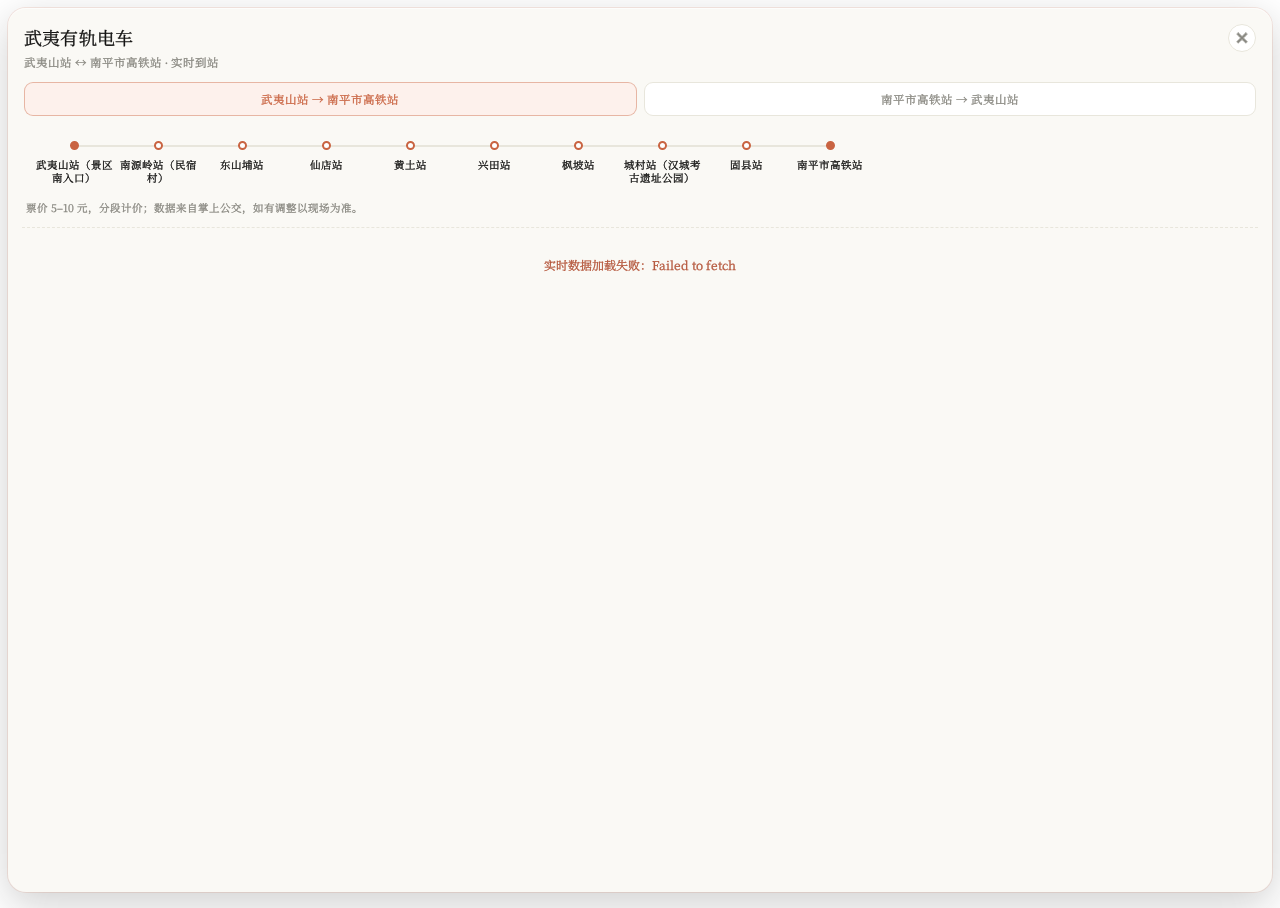
<file: app/src/main/assets/www/tram.html>
<!DOCTYPE html>
<html lang="zh-CN">
<head>
<meta charset="utf-8">
<meta name="viewport" content="width=device-width, initial-scale=1.0, maximum-scale=1.0, user-scalable=no">
<title>武夷有轨电车</title>
<style>
        @font-face {
            font-family: 'Mi Serif';
            src: url('../fonts/mi-serif.otf') format('opentype');
            font-display: block;
        }
        :root {
            --primary: #C96442; --bg: #F5F4ED; --card: #FAF9F5; --ink: #141413;
            --sub: #87867F; --border: #E8E6DC; --accent: #D97757; --soft: #FDF1EC;
        }
        * { box-sizing: border-box; -webkit-tap-highlight-color: transparent; }
        html, body { margin: 0; height: 100%; background: transparent; }
        body {
            font-family: "Mi Serif", "Noto Serif CJK SC", "Source Han Serif SC", "Songti SC", serif;
            -webkit-text-stroke: 0.32px currentColor;
            color: var(--ink);
        }
        .sheet {
            height: calc(100% - 16px); margin: 8px; overflow-y: auto;
            display: flex; flex-direction: column;
            background: var(--card); border-radius: 18px;
            box-shadow: 0 0 0 1px rgba(201,100,66,0.14), 0 12px 40px rgba(20,20,19,0.20), inset 0 1px 0 rgba(255,255,255,0.7);
        }
        /* 内容超高时让整页滚动，别把站点时间轴压缩成 0 高度 */
        .sheet > * { flex: 0 0 auto; }
        .head { display: flex; align-items: flex-start; padding: 16px 16px 0; }
        .title { font-size: 18px; font-weight: 500; letter-spacing: .2px; }
        .sub { margin-top: 4px; font-size: 11.5px; color: var(--sub); }
        .close {
            flex: 0 0 auto; margin-left: auto; width: 28px; height: 28px; border-radius: 50%;
            border: 1px solid var(--border); background: #FFFFFF; color: var(--sub);
            font-size: 15px; line-height: 26px; text-align: center; padding: 0;
            font-family: inherit;
        }
        .tabs { display: flex; gap: 7px; padding: 12px 16px 0; }
        .tab {
            flex: 1; min-width: 0; height: 34px; padding: 0 8px; border-radius: 9px;
            border: 1px solid var(--border); background: #FFFFFF; color: var(--sub);
            font-family: inherit; font-size: 11.5px; white-space: nowrap;
            overflow: hidden; text-overflow: ellipsis;
        }
        .tab.on { background: var(--soft); border-color: rgba(201,100,66,0.42); color: var(--primary); }
        .times {
            display: flex; align-items: center; gap: 12px; padding: 10px 18px 0;
            font-size: 12px; color: var(--sub); flex-wrap: wrap;
        }
        .times b { color: var(--ink); font-weight: 500; }
        .times .warn { color: #B4553A; }
        .scroller { overflow-x: auto; overflow-y: hidden; padding: 10px 0 4px; min-height: 66px; -webkit-overflow-scrolling: touch; scrollbar-width: none; }
        .scroller::-webkit-scrollbar { height: 0; display: none; }
        .rail { position: relative; display: flex; width: max-content; --pad: 24px; padding: 0 var(--pad); }
        .rail::before {
            content: ''; position: absolute; left: calc(var(--pad) + 42px); right: calc(var(--pad) + 42px); top: 9px;
            height: 2px; background: var(--border); border-radius: 1px;
        }
        .stop { flex: 0 0 84px; width: 84px; display: flex; flex-direction: column; align-items: center; }
        .dot {
            width: 9px; height: 9px; border-radius: 50%; margin-top: 5px;
            background: #FFFFFF; border: 2px solid var(--primary); position: relative; z-index: 1;
        }
        .stop.start .dot, .stop.end .dot { background: var(--primary); }
        .name { margin-top: 8px; font-size: 10.5px; line-height: 1.28; text-align: center; color: var(--ink); word-break: break-all; }
        .note { padding: 8px 18px 0; font-size: 10.5px; color: var(--sub); line-height: 1.6; }
        .live-panel { margin: 10px 14px 14px; padding-top: 10px; border-top: 1px dashed var(--border); }
        .live-meta { display: flex; flex-wrap: wrap; gap: 10px; font-size: 11px; color: var(--sub); margin-bottom: 8px; }
        .live-meta b { color: var(--ink); font-weight: 500; }
        .live-meta .warn { color: #B4553A; }
        .live-row { display: flex; align-items: flex-start; gap: 8px; padding: 7px 2px; border-bottom: 1px dashed var(--border); }
        .live-row:last-child { border-bottom: none; }
        .live-num { flex: 0 0 20px; font-size: 10.5px; color: var(--sub); text-align: right; padding-top: 1px; font-variant-numeric: tabular-nums; }
        .live-name { flex: 1 1 auto; min-width: 0; font-size: 12.5px; }
        .live-name .lst { font-size: 10.5px; color: var(--sub); margin-left: 4px; }
        .live-cars { flex: 0 0 auto; min-width: 106px; display: flex; flex-direction: column; gap: 4px; align-items: flex-end; }
        .car { font-size: 11px; padding: 2px 8px; border-radius: 10px; background: var(--soft); color: var(--primary); border: 1px solid rgba(201,100,66,0.3); line-height: 1.5; text-align: right; }
        .car .cs { color: var(--sub); font-size: 10px; margin-left: 3px; }
        .empty { padding: 18px 0; text-align: center; color: var(--sub); font-size: 12px; }
        .empty.warn { color: #B4553A; }
</style>
</head>
<body>
<div class="sheet">
    <div class="head">
        <div>
            <div class="title">武夷有轨电车</div>
            <div class="sub">武夷山站 ↔ 南平市高铁站 · 实时到站</div>
        </div>
        <button class="close" onclick="closeSheet()">✕</button>
    </div>

    <div class="tabs" id="tabs"></div>
    <div class="times" id="times"></div>
    <div class="scroller"><div class="rail" id="rail"></div></div>
    <div class="note">票价 5–10 元，分段计价；数据来自掌上公交，如有调整以现场为准。</div>
    <div class="live-panel" id="live"><div class="empty">正在连接实时数据…</div></div>
</div>
<script>
    const LIVE_URL = 'https://aokiisei.xyz/mimi/live.php';
    const LINE_NAME = '武夷有轨电车';
    const DIRS = {
        '1': { name: '武夷山站 → 南平市高铁站', stops: ['武夷山站（景区南入口）', '南源岭站（民宿村）', '东山埔站', '仙店站', '黄土站', '兴田站', '枫坡站', '城村站（汉城考古遗址公园）', '固县站', '南平市高铁站'] },
        '2': { name: '南平市高铁站 → 武夷山站', stops: ['南平市高铁站', '固县站', '城村站（汉城考古遗址公园）', '枫坡站', '兴田站', '黄土站', '仙店站', '东山埔站', '南源岭站（民宿村）', '武夷山站（景区南入口）'] }
    };
    let dir = '1';
    let timer = null;
    let running = false;
    let reqSeq = 0;
    let lastData = null;
    let failCount = 0;

    function esc(t) {
        return String(t).replace(/[&<>"]/g, function (c) {
            return ({ '&': '&amp;', '<': '&lt;', '>': '&gt;', '"': '&quot;' })[c];
        });
    }

    function buildTabs() {
        document.getElementById('tabs').innerHTML = Object.keys(DIRS).map(function (d) {
            return '<button class="tab' + (d === dir ? ' on' : '') + '" onclick="switchDir(\'' + d + '\')">' +
                esc(DIRS[d].name) + '</button>';
        }).join('');
    }

    function buildRail() {
        const stops = DIRS[dir].stops;
        document.getElementById('rail').innerHTML = stops.map(function (name, i) {
            const cls = i === 0 ? 'stop start' : (i === stops.length - 1 ? 'stop end' : 'stop');
            return '<div class="' + cls + '"><div class="dot"></div><div class="name">' + esc(name) + '</div></div>';
        }).join('');
    }

    function switchDir(d) {
        if (dir === d) return;
        dir = d;
        buildTabs();
        buildRail();
        lastData = null;
        failCount = 0;
        document.getElementById('live').innerHTML = '<div class="empty">切换方向，刷新中…</div>';
        startPoll();
    }

    function startPoll() {
        stopPoll();
        running = true;
        tick();
        timer = setTimeout(function loop() {
            if (!running) return;
            tick();
            timer = setTimeout(loop, 5000);
        }, 5000);
    }

    function stopPoll() {
        running = false;
        if (timer) { clearTimeout(timer); timer = null; }
    }

    async function tick() {
        const my = ++reqSeq;
        try {
            const res = await fetch(LIVE_URL + '?name=' + encodeURIComponent(LINE_NAME) + '&dir=' + dir, {
                headers: { 'Accept': 'application/json' }
            });
            const body = await res.json();
            if (my !== reqSeq) return;
            if (!res.ok || !body.ok) throw new Error((body && body.error) || ('HTTP ' + res.status));
            lastData = body;
            failCount = 0;
            render(body);
        } catch (e) {
            if (my !== reqSeq) return;
            failCount++;
            renderError(e.message);
        }
    }

    function render(data) {
        const cars = data.buses || [];
        const stations = data.stations || [];
        document.getElementById('times').innerHTML =
            '<span>首班 <b>' + esc(data.beginTime || '--') + '</b></span>' +
            '<span>末班 <b>' + esc(data.endTime || '--') + '</b></span>' +
            '<span>在线 <b>' + cars.length + '</b> 列</span>' +
            '<span>' + new Date(data.updatedAt).toLocaleTimeString('zh-CN', { hour12: false }) + ' 更新</span>' +
            (failCount > 0 ? '<span class="warn">数据可能延迟</span>' : '');

        if (!cars.length) {
            document.getElementById('live').innerHTML =
                '<div class="empty">当前方向暂无在线列车</div>';
            return;
        }

        const map = {};
        cars.forEach(function (b) {
            const i = b.stationIndex;
            if (!map[i]) map[i] = [];
            map[i].push(b);
        });

        document.getElementById('live').innerHTML = stations.map(function (s, idx) {
            const list = map[idx] || [];
            const carHtml = list.map(function (b) {
                const m = b.meters;
                const dist = m >= 1000 ? (m / 1000).toFixed(1) + ' km' : m + ' m';
                return '<div class="car">' + esc(b.plate) + '<span class="cs">' + esc(b.state) + ' · ' + dist + '</span></div>';
            }).join('');
            return '<div class="live-row">' +
                '<div class="live-num">' + (idx + 1) + '</div>' +
                '<div class="live-name">' + esc(s.name) +
                (idx === 0 ? '<span class="lst">（起）</span>' : (idx === stations.length - 1 ? '<span class="lst">（终）</span>' : '')) +
                '</div><div class="live-cars">' + carHtml + '</div></div>';
        }).join('');
    }

    function renderError(msg) {
        if (lastData) {
            render(lastData);
            document.getElementById('times').innerHTML += '<span class="warn">请求失败，显示上次数据</span>';
        } else {
            document.getElementById('live').innerHTML =
                '<div class="empty warn">实时数据加载失败：' + esc(msg) + '</div>';
        }
    }

    function closeSheet() {
        stopPoll();
        if (window.MimiBridge && window.MimiBridge.close) {
            window.MimiBridge.close();
        }
    }

    document.addEventListener('visibilitychange', function () {
        if (document.visibilityState === 'visible' && running) {
            startPoll();
        }
    });

    buildTabs();
    buildRail();
    startPoll();
</script>
</body>
</html>
</file>
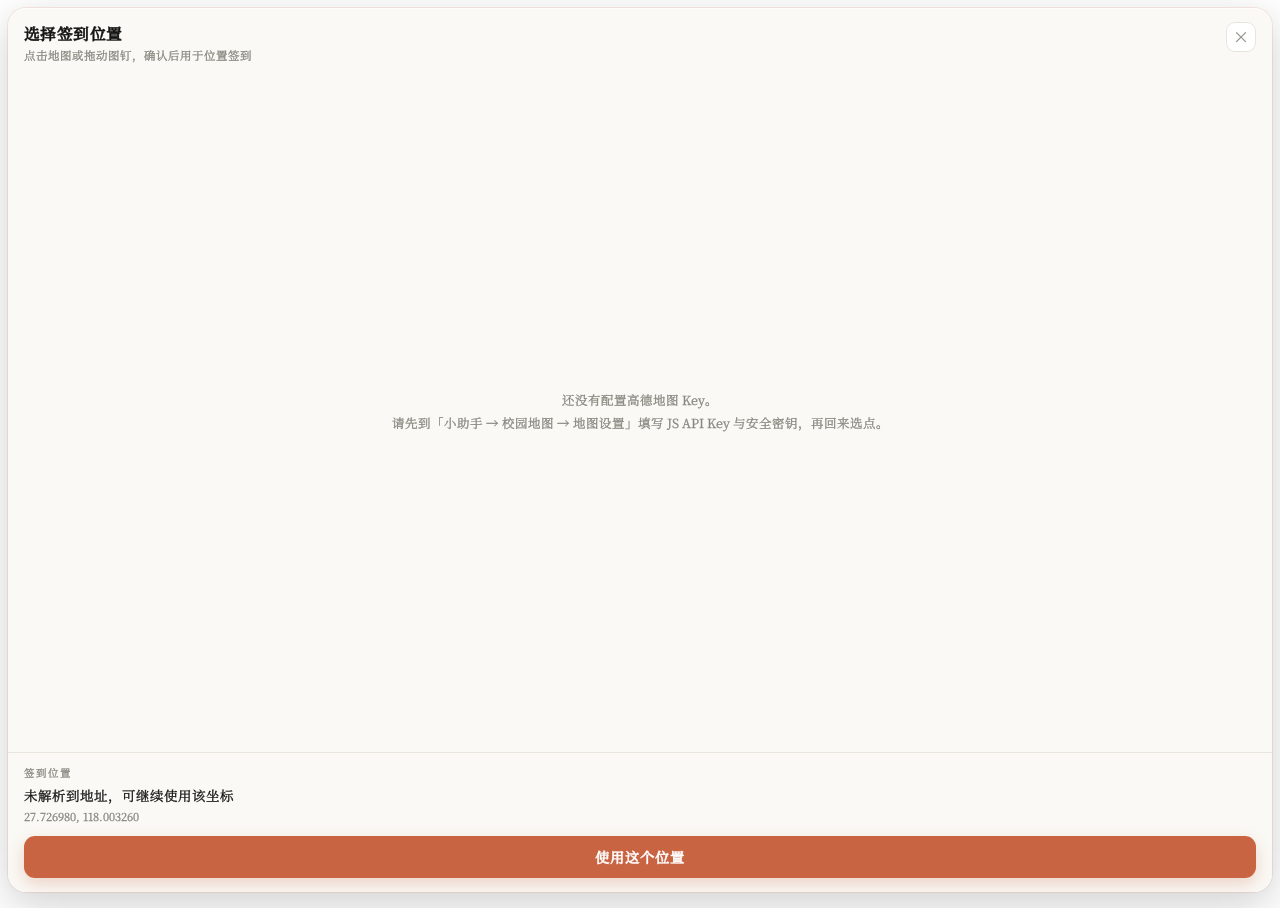
<file: app/src/main/assets/www/xxt_map_picker.html>
<!DOCTYPE html>
<html lang="zh-CN">
<head>
<meta charset="utf-8">
<meta name="viewport" content="width=device-width, initial-scale=1.0, maximum-scale=1.0, user-scalable=no">
<title>选择签到位置</title>
<style>
        @font-face {
            font-family: 'Mi Serif';
            src: url('../fonts/mi-serif.otf') format('opentype');
            font-display: block;
        }
        :root {
            --primary: #C96442; --bg: #F5F4ED; --card: #FAF9F5; --ink: #141413;
            --sub: #87867F; --border: #E8E6DC; --accent: #D97757; --soft: #FDF1EC;
        }
        * { box-sizing: border-box; -webkit-tap-highlight-color: transparent; }
        html, body { margin: 0; height: 100%; background: transparent; }
        body {
            font-family: "Mi Serif", "Noto Serif CJK SC", "Source Han Serif SC", "Songti SC", serif;
            -webkit-text-stroke: 0.32px currentColor;
            color: var(--ink);
        }
        .sheet {
            height: calc(100% - 16px); margin: 8px; overflow: hidden;
            display: flex; flex-direction: column;
            background: var(--card); border-radius: 18px;
            box-shadow: 0 0 0 1px rgba(201,100,66,0.14), 0 12px 40px rgba(20,20,19,0.20), inset 0 1px 0 rgba(255,255,255,0.7);
        }
        .head { display: flex; align-items: flex-start; padding: 14px 16px 10px; }
        .head .grow { flex: 1; min-width: 0; }
        .title { font-size: 15.5px; font-weight: 600; letter-spacing: 0.4px; }
        .sub { margin-top: 3px; font-size: 11.5px; color: var(--sub); }
        .x {
            width: 30px; height: 30px; border: 1px solid var(--border); border-radius: 9px;
            background: #FFFFFF; color: var(--sub); font-size: 16px; line-height: 1;
            font-family: inherit; cursor: pointer;
        }
        #map { flex: 1; min-height: 160px; background: #EDEBE3; }
        .hint {
            flex: 1; display: none; align-items: center; justify-content: center;
            padding: 24px; text-align: center; color: var(--sub);
            font-size: 12.5px; line-height: 1.9; white-space: pre-line;
        }
        .panel { padding: 12px 16px 14px; border-top: 1px solid var(--border); background: var(--card); }
        .lab { font-size: 10.5px; color: var(--sub); letter-spacing: 1px; }
        .addr { margin-top: 5px; font-size: 13.5px; line-height: 1.5; min-height: 20px; word-break: break-all; }
        .coord { margin-top: 3px; font-size: 11px; color: var(--sub); font-variant-numeric: tabular-nums; }
        .ok {
            margin-top: 12px; width: 100%; height: 42px; border: none; border-radius: 11px;
            background: var(--primary); color: #FFFFFF; font-family: inherit;
            font-size: 14px; font-weight: 600; letter-spacing: 1px; cursor: pointer;
            box-shadow: 0 6px 16px rgba(201,100,66,0.25);
        }
        .ok:disabled { opacity: 0.45; box-shadow: none; }
</style>
</head>
<body>
<div class="sheet">
    <div class="head">
        <div class="grow">
            <div class="title">选择签到位置</div>
            <div class="sub">点击地图或拖动图钉，确认后用于位置签到</div>
        </div>
        <button class="x" onclick="closeSelf()">×</button>
    </div>
    <div id="map"></div>
    <div class="hint" id="hint"></div>
    <div class="panel">
        <div class="lab">签到位置</div>
        <div class="addr" id="addr">—</div>
        <div class="coord" id="coord"></div>
        <button class="ok" id="ok" onclick="confirmPick()">使用这个位置</button>
    </div>
</div>
<script>
    var cfg = {};
    try {
        cfg = JSON.parse(MimiXxtMap.getConfig() || '{}');
    } catch (e) {
        cfg = {};
    }
    var curLat = parseFloat(cfg.lat);
    var curLon = parseFloat(cfg.lon);
    if (!isFinite(curLat) || !isFinite(curLon)) {
        curLat = 27.72698;
        curLon = 118.00326;
    }
    var curAddr = cfg.address || '';
    var map = null;
    var marker = null;
    var geocoder = null;

    function $(id) { return document.getElementById(id); }

    function paint() {
        $('addr').textContent = curAddr || '未解析到地址，可继续使用该坐标';
        $('coord').textContent = curLat.toFixed(6) + ', ' + curLon.toFixed(6);
        $('ok').disabled = false;
    }

    function showHint(text) {
        $('map').style.display = 'none';
        var hint = $('hint');
        hint.style.display = 'flex';
        hint.textContent = text;
        paint();
    }

    function reverse(lng, lat) {
        if (!geocoder) {
            return;
        }
        geocoder.getAddress([lng, lat], function (status, result) {
            if (status === 'complete' && result && result.regeocode) {
                curAddr = result.regeocode.formattedAddress || '';
                $('addr').textContent = curAddr;
            }
        });
    }

    function setPoint(lng, lat, moveMap) {
        curLon = lng;
        curLat = lat;
        if (marker) {
            marker.setPosition([lng, lat]);
        }
        if (map && moveMap) {
            map.setCenter([lng, lat]);
        }
        paint();
        reverse(lng, lat);
    }

    function initMap() {
        map = new AMap.Map('map', {
            zoom: 17,
            center: [curLon, curLat],
            resizeEnable: true,
            viewMode: '2D'
        });
        // 高德默认图钉图标依赖在线图片，WebView 里经常加载失败变成破图；
        // 这里用内联 SVG 自绘图钉，离线也能正常显示。
        var pinSvg = '<div style="width:30px;height:40px;line-height:0">'
            + '<svg width="30" height="40" viewBox="0 0 30 40" xmlns="http://www.w3.org/2000/svg">'
            + '<path d="M15 1C7.27 1 1 7.27 1 15c0 10.4 14 24 14 24s14-13.6 14-24C29 7.27 22.73 1 15 1z"'
            + ' fill="#C96442" stroke="#FFFFFF" stroke-width="2"/>'
            + '<circle cx="15" cy="14.6" r="5" fill="#FFFFFF"/></svg></div>';
        marker = new AMap.Marker({
            position: [curLon, curLat],
            draggable: true,
            cursor: 'move',
            content: pinSvg,
            offset: new AMap.Pixel(-15, -40)
        });
        map.add(marker);
        marker.on('dragend', function (e) {
            setPoint(e.lnglat.getLng(), e.lnglat.getLat(), false);
        });
        map.on('click', function (e) {
            setPoint(e.lnglat.getLng(), e.lnglat.getLat(), false);
        });
        geocoder = new AMap.Geocoder({ radius: 500, extensions: 'all' });
        paint();
        if (curAddr) {
            reverse(curLon, curLat);
        }
    }

    function loadAmap() {
        if (!cfg.key) {
            showHint('还没有配置高德地图 Key。\n请先到「小助手 → 校园地图 → 地图设置」填写 JS API Key 与安全密钥，再回来选点。');
            return;
        }
        if (cfg.security) {
            window._AMapSecurityConfig = { securityJsCode: cfg.security };
        }
        var s = document.createElement('script');
        s.src = 'https://webapi.amap.com/maps?v=2.0&key=' + encodeURIComponent(cfg.key)
            + '&plugin=AMap.Geocoder&jscode=' + encodeURIComponent(cfg.security || '');
        s.onload = function () {
            try {
                initMap();
            } catch (e) {
                showHint('地图初始化失败：' + (e && e.message ? e.message : '未知错误'));
            }
        };
        s.onerror = function () {
            showHint('高德地图加载失败，请检查网络或 Key 配置。');
        };
        document.head.appendChild(s);
    }

    function confirmPick() {
        if (!isFinite(curLat) || !isFinite(curLon)) {
            return;
        }
        MimiXxtMap.confirm(curLat.toFixed(6), curLon.toFixed(6), curAddr || '');
    }

    function closeSelf() {
        MimiXxtMap.close();
    }

    paint();
    loadAmap();
</script>
</body>
</html>
</file>
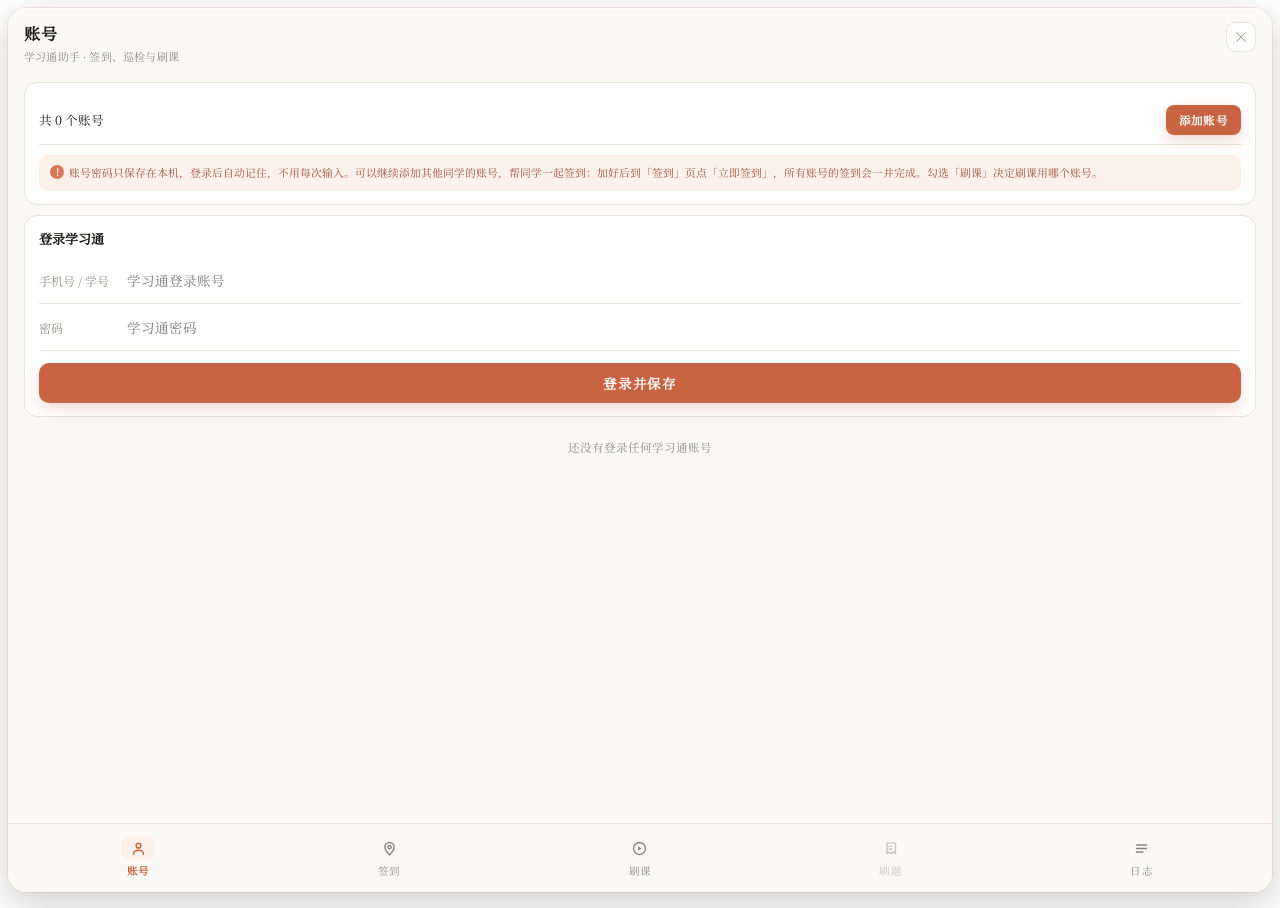
<file: app/src/main/assets/www/xxt_sign.html>
<!DOCTYPE html>
<html lang="zh-CN">
<head>
<meta charset="utf-8">
<meta name="viewport" content="width=device-width, initial-scale=1.0, maximum-scale=1.0, user-scalable=no">
<title>学习通助手</title>
<style>
        @font-face {
            font-family: 'Mi Serif';
            src: url('../fonts/mi-serif.otf') format('opentype');
            font-display: block;
        }
        :root {
            --primary: #C96442; --bg: #F5F4ED; --card: #FAF9F5; --ink: #141413;
            --sub: #87867F; --border: #E8E6DC; --accent: #D97757; --soft: #FDF1EC;
            --ok: #3F6B4F; --warn: #A8631C;
        }
        * { box-sizing: border-box; -webkit-tap-highlight-color: transparent; }
        html, body { margin: 0; height: 100%; background: transparent; }
        body {
            font-family: "Mi Serif", "Noto Serif CJK SC", "Source Han Serif SC", "Songti SC", serif;
            color: var(--ink);
        }
        input, button, select { font-family: inherit; }
        .sheet {
            height: calc(100% - 16px); margin: 8px; overflow: hidden;
            display: flex; flex-direction: column;
            background: var(--card); border-radius: 18px;
            box-shadow: 0 0 0 1px rgba(201,100,66,0.14), 0 12px 40px rgba(20,20,19,0.20), inset 0 1px 0 rgba(255,255,255,0.7);
        }
        .head { display: flex; align-items: flex-start; padding: 14px 16px 8px; }
        .head .grow { flex: 1; min-width: 0; }
        .title { font-size: 16px; font-weight: 600; letter-spacing: 0.5px; }
        .sub { margin-top: 3px; font-size: 11px; color: var(--sub); letter-spacing: 0.2px; }
        .x {
            width: 30px; height: 30px; border: 1px solid var(--border); border-radius: 9px;
            background: #FFFFFF; color: var(--sub); font-size: 16px; line-height: 1;
            font-family: inherit; cursor: pointer;
        }
        .tabs { display: flex; gap: 6px; padding: 0 16px 10px; }
        .tab {
            flex: 1; height: 32px; border-radius: 9px; border: 1px solid var(--border);
            background: #FFFFFF; color: var(--sub); font-size: 12.5px; cursor: pointer;
        }
        .tab.active { background: var(--soft); color: var(--primary); border-color: rgba(201,100,66,0.35); font-weight: 600; }
        .body { flex: 1; overflow-y: auto; padding: 0 16px 18px; -webkit-overflow-scrolling: touch; }
        .page { display: none; }
        .page.active { display: block; }
        .card {
            margin-top: 10px; padding: 13px 14px; background: #FFFFFF;
            border: 1px solid var(--border); border-radius: 13px;
        }
        .card-title { font-size: 13px; font-weight: 600; margin-bottom: 9px; }
        .field { display: flex; align-items: center; border-bottom: 1px solid var(--border); padding: 7px 0; }
        .field span { width: 88px; font-size: 12px; color: var(--sub); flex: none; }
        .field input {
            flex: 1; min-width: 0; border: none; outline: none; background: transparent;
            font-size: 13.5px; color: var(--ink); padding: 6px 0;
        }
        .btn {
            width: 100%; height: 40px; margin-top: 12px; border: none; border-radius: 10px;
            background: var(--primary); color: #FFFFFF; font-size: 13.5px; font-weight: 600;
            letter-spacing: 0.8px; cursor: pointer; box-shadow: 0 6px 14px rgba(201,100,66,0.22);
        }
        .btn.ghost { background: #FFFFFF; color: var(--ink); border: 1px solid var(--border); box-shadow: none; font-weight: 500; }
        .btn.sm { width: auto; height: 30px; margin: 0; padding: 0 13px; font-size: 11.5px; border-radius: 8px; letter-spacing: 0.3px; }
        .btn.danger { color: #B4553A; }
        .toolbar { display: flex; gap: 7px; margin-top: 10px; }
        .toolbar .btn { margin-top: 0; }
        .toolbar .btn.sm { height: 34px; flex: none; padding: 0 12px; }
        .toolbar .btn.grow { flex: 1; }
        .note { margin-top: 10px; font-size: 10.5px; color: var(--sub); line-height: 1.8; }
        .hint {
            margin-top: 10px; padding: 9px 11px; border-radius: 9px; background: var(--soft);
            color: #9A5236; font-size: 10.8px; line-height: 1.7;
        }
        .hint .excl {
            display: inline-flex; align-items: center; justify-content: center;
            width: 14px; height: 14px; margin-right: 5px; border-radius: 50%;
            background: var(--accent); color: #FFFFFF; font-size: 10px; font-weight: 700;
            vertical-align: 1px;
        }
        .group { margin-top: 14px; }
        .group-title { font-size: 12px; color: var(--sub); letter-spacing: 0.4px; display: flex; align-items: center; }
        .pill {
            margin-left: 7px; padding: 1px 7px; border-radius: 8px; background: #FFFFFF;
            border: 1px solid var(--border); font-size: 9.5px; color: var(--sub); letter-spacing: 0;
        }
        .act {
            margin-top: 8px; padding: 11px 12px; background: #FFFFFF; border: 1px solid var(--border);
            border-radius: 11px;
        }
        .act-title { font-size: 13px; line-height: 1.45; }
        .act-sub { margin-top: 4px; font-size: 10.5px; color: var(--sub); line-height: 1.6; word-break: break-all; }
        .act-actions { display: flex; align-items: center; gap: 7px; margin-top: 9px; flex-wrap: wrap; }
        .code {
            height: 30px; width: 120px; border-radius: 8px; border: 1px solid var(--border);
            padding: 0 9px; font-size: 12px; outline: none; background: #FFFFFF; color: var(--ink);
        }
        .tag { font-size: 10px; padding: 3px 8px; border-radius: 7px; background: var(--soft); color: var(--warn); }
        .row { display: flex; align-items: center; gap: 10px; padding: 9px 0; border-bottom: 1px solid var(--border); }
        .row:last-child { border-bottom: none; }
        .row .grow { flex: 1; min-width: 0; }
        .row .name { font-size: 12.5px; }
        .row .sub { margin-top: 3px; font-size: 10.5px; color: var(--sub); word-break: break-all; }
        .row select {
            height: 30px; border-radius: 8px; border: 1px solid var(--border); background: #FFFFFF;
            font-size: 12px; color: var(--ink); padding: 0 7px; outline: none;
        }
        input[type="checkbox"] { width: 42px; height: 24px; appearance: none; -webkit-appearance: none;
            background: #E6E3D9; border-radius: 12px; position: relative; outline: none; transition: background 0.2s; }
        input[type="checkbox"]:checked { background: var(--primary); }
        input[type="checkbox"]::after {
            content: ''; position: absolute; width: 18px; height: 18px; border-radius: 50%;
            background: #FFFFFF; top: 3px; left: 3px; transition: left 0.2s;
            box-shadow: 0 1px 3px rgba(0,0,0,0.18);
        }
        input[type="checkbox"]:checked::after { left: 21px; }
        .logs {
            margin: 8px 0 0; max-height: 190px; overflow-y: auto; padding: 9px 10px;
            background: #FBFBF7; border: 1px solid var(--border); border-radius: 9px;
            font-family: "Mi Serif", monospace; font-size: 10px; line-height: 1.7;
            color: #55544E; white-space: pre-wrap; word-break: break-all;
        }
        .empty { padding: 22px 0; text-align: center; color: var(--sub); font-size: 11.5px; }
        .empty.small { padding: 10px 0; font-size: 10.5px; }
        .err {
            margin-top: 8px; padding: 8px 10px; border-radius: 9px; background: #FCF3F0;
            color: #B4553A; font-size: 10.5px; line-height: 1.6; word-break: break-all;
        }
        .res { display: flex; gap: 8px; padding: 7px 0; border-bottom: 1px dashed var(--border); }
        .res:last-child { border-bottom: none; }
        .res .dot { width: 7px; height: 7px; border-radius: 50%; margin-top: 6px; flex: none; background: var(--sub); }
        .res .dot.ok { background: var(--ok); }
        .res .dot.bad { background: #B4553A; }
        .res-title { font-size: 11.5px; line-height: 1.5; }
        .res-msg { font-size: 10.5px; color: var(--sub); margin-top: 2px; line-height: 1.5; word-break: break-all; }
        .mask {
            position: fixed; left: 0; top: 0; right: 0; bottom: 0; background: rgba(245,244,237,0.72);
            display: none; align-items: center; justify-content: center; flex-direction: column;
            z-index: 60;
        }
        .mask.show { display: flex; }
        .mask .dot {
            width: 26px; height: 26px; border-radius: 50%; border: 2.5px solid rgba(201,100,66,0.22);
            border-top-color: var(--primary); animation: spin 0.9s linear infinite;
        }
        @keyframes spin { to { transform: rotate(360deg); } }
        #maskText { margin-top: 11px; font-size: 11.5px; color: #6B6A63; letter-spacing: 0.4px; }
        .toast {
            position: fixed; left: 50%; bottom: 34px; transform: translateX(-50%);
            max-width: 88%; padding: 9px 14px; border-radius: 10px; background: rgba(20,20,19,0.88);
            color: #FFFFFF; font-size: 11.5px; line-height: 1.5; text-align: center;
            opacity: 0; pointer-events: none; transition: opacity 0.22s; z-index: 80; word-break: break-all;
        }
        .toast.show { opacity: 1; }
        .search { margin-top: 12px; }
        .search input {
            width: 100%; height: 36px; border-radius: 10px; border: 1px solid var(--border);
            background: #FFFFFF; padding: 0 12px; font-size: 12.5px; color: var(--ink); outline: none;
        }
        .gesture-pad { position: relative; width: 240px; height: 240px; margin: 8px auto 4px; touch-action: none; }
        .gesture-pad .dot {
            position: absolute; width: 56px; height: 56px; border-radius: 50%;
            border: 1px solid var(--border); background: #FFFFFF; color: var(--sub);
            display: flex; align-items: center; justify-content: center; font-size: 16px;
        }
        .gesture-pad .dot.on { background: var(--soft); border-color: var(--primary); color: var(--primary); }
        .gesture-pad svg { position: absolute; left: 0; top: 0; pointer-events: none; }
        .gesture-code { text-align: center; font-size: 13px; margin: 4px 0 2px; color: var(--ink); letter-spacing: 2px; }
        .sheet-mask {
            position: fixed; left: 0; top: 0; right: 0; bottom: 0; background: rgba(20,20,19,0.34);
            display: none; align-items: flex-end; z-index: 70;
        }
        .sheet-mask.show { display: flex; }
        .action-sheet {
            width: 100%; max-height: 88vh; overflow-y: auto; -webkit-overflow-scrolling: touch;
            padding: 10px 12px 16px; background: var(--card); border-radius: 16px 16px 0 0;
        }
        .action-sheet button {
            width: 100%; height: 44px; margin-top: 6px; border-radius: 11px; border: 1px solid var(--border);
            background: #FFFFFF; color: var(--ink); font-size: 13px; cursor: pointer;
        }
        .action-sheet button.cancel { color: var(--sub); background: transparent; border-color: transparent; }
        .bar { display: none; height: 6px; margin-top: 9px; border-radius: 3px; background: #EFEDE4; overflow: hidden; }
        .bar.show { display: block; }
        .bar > div { height: 100%; width: 0; background: var(--primary); transition: width 0.3s; }
        .chapter { display: flex; align-items: center; gap: 9px; padding: 8px 0; border-bottom: 1px dashed var(--border); }
        .chapter:last-child { border-bottom: none; }
        .chapter input[type="checkbox"] { width: 34px; height: 20px; flex: none; }
        .chapter input[type="checkbox"]::after { width: 14px; height: 14px; top: 3px; left: 3px; }
        .chapter input[type="checkbox"]:checked::after { left: 17px; }
        .chapter .grow { flex: 1; min-width: 0; }
        .chapter .cname { font-size: 12px; line-height: 1.5; word-break: break-all; }
        .chapter .csub { margin-top: 2px; font-size: 10px; color: var(--sub); }
        .nav {
            flex: none; display: flex; gap: 2px; padding: 7px 6px 9px;
            border-top: 1px solid var(--border); background: var(--card);
        }
        .nav button {
            flex: 1; display: flex; flex-direction: column; align-items: center; gap: 3px;
            padding: 5px 0; border: none; background: transparent; color: var(--sub);
            font-family: inherit; font-size: 10.5px; letter-spacing: 0.3px; cursor: pointer;
        }
        .nav button .ico {
            width: 34px; height: 24px; border-radius: 9px;
            display: flex; align-items: center; justify-content: center;
        }
        .nav button.active { color: var(--primary); font-weight: 600; }
        .nav button.active .ico { background: var(--soft); }
        .nav button.disabled { color: var(--sub); opacity: 0.45; }
        .nav button.disabled .ico { background: transparent; }
        .nav svg { width: 17px; height: 17px; }
        .big-btn {
            width: 100%; height: 46px; border: none; border-radius: 12px;
            background: var(--primary); color: #FFFFFF; font-family: inherit;
            font-size: 15px; font-weight: 600; letter-spacing: 1.2px; cursor: pointer;
            box-shadow: 0 6px 14px rgba(201,100,66,0.22);
        }
        .link-row {
            display: flex; align-items: center; gap: 8px; padding: 11px 0 2px;
            cursor: pointer;
        }
        .link-row .name { font-size: 12.5px; color: var(--primary); }
        .link-row .sub { margin-top: 4px; font-size: 10.5px; color: var(--sub); line-height: 1.6; }
        .state { margin-top: 12px; font-size: 11.5px; color: var(--sub); }
        .radio {
            width: 22px; height: 22px; flex: none; appearance: none; -webkit-appearance: none;
            border: 2px solid var(--border); border-radius: 50%; background: #FFFFFF;
            outline: none; position: relative; transition: border-color 0.2s;
        }
        .radio:checked { border-color: var(--primary); }
        .radio:checked::after {
            content: ''; position: absolute; left: 3px; top: 3px; width: 12px; height: 12px;
            border-radius: 50%; background: var(--primary);
        }
        .radio-label { display: flex; align-items: center; gap: 6px; font-size: 11.5px; color: var(--sub); }
        .setting-line {
            display: flex; align-items: center; gap: 8px; padding: 11px 0;
            border-bottom: 1px solid var(--border); font-size: 12.5px;
        }
        .setting-line:last-child { border-bottom: none; }
        .setting-line .key { width: 84px; flex: none; color: var(--sub); }
        .setting-line .val { flex: 1; min-width: 0; word-break: break-all; }
        .setting-block { padding: 11px 0; border-bottom: 1px solid var(--border); }
        .setting-block .key { font-size: 12.5px; color: var(--sub); margin-bottom: 8px; }
        .ocs-input, .ocs-ta {
            width: 100%; border: 1px solid var(--border); border-radius: 10px;
            background: #FFFFFF; color: var(--ink); font-family: inherit; outline: none;
        }
        .ocs-input { height: 38px; padding: 0 11px; font-size: 12.5px; }
        .ocs-ta {
            min-height: 76px; padding: 9px 11px; font-size: 11.5px; line-height: 1.6;
            resize: vertical; word-break: break-all;
        }
        .ocs-sub { margin-top: 7px; font-size: 10.5px; color: var(--sub); line-height: 1.6; word-break: break-all; }
        .chips { display: flex; flex-wrap: wrap; gap: 6px; }
        .chips button {
            width: auto; height: 32px; margin: 0; padding: 0 13px; border-radius: 9px;
            border: 1px solid var(--border); background: #FFFFFF; color: var(--sub);
            font-family: inherit; font-size: 12px; font-weight: 500; cursor: pointer;
        }
        .chips button.sel {
            background: var(--soft); color: var(--primary);
            border-color: rgba(201,100,66,0.45); font-weight: 600;
        }
        .vidbox { padding: 2px 0 4px 8px; }
        .vid { display: flex; gap: 7px; padding: 6px 0; border-top: 1px dashed var(--border); }
        .vid .vdot { width: 6px; height: 6px; border-radius: 50%; margin-top: 6px; flex: none; background: var(--sub); }
        .vid .vdot.ok { background: var(--ok); }
        .vid .vname { font-size: 11.5px; line-height: 1.5; word-break: break-all; }
        .vid .vsub { margin-top: 2px; font-size: 10px; color: var(--sub); }
</style>
</head>
<body>
<div class="sheet">
    <div class="head">
        <div class="grow">
            <div class="title" id="headTitle">账号</div>
            <div class="sub">学习通助手 · 签到、巡检与刷课</div>
        </div>
        <button class="x" onclick="closeSelf()">×</button>
    </div>
    <div class="body">
        <!-- 账号 -->
        <div class="page active" id="page-account">
            <div class="card">
                <div class="row">
                    <div class="grow"><div class="name" id="accountCount">共 0 个账号</div></div>
                    <button class="btn sm" onclick="toggleAdd()">添加账号</button>
                </div>
                <div class="hint"><span class="excl">!</span>账号密码只保存在本机，登录后自动记住，不用每次输入。可以继续添加其他同学的账号，帮同学一起签到：加好后到「签到」页点「立即签到」，所有账号的签到会一并完成。勾选「刷课」决定刷课用哪个账号。</div>
            </div>
            <div class="card" id="addCard" style="display:none">
                <div class="card-title">登录学习通</div>
                <div class="field"><span>手机号 / 学号</span><input id="phone" type="tel" placeholder="学习通登录账号"></div>
                <div class="field"><span>密码</span><input id="pwd" type="password" placeholder="学习通密码"></div>
                <button class="btn" id="loginBtn" onclick="doLogin()">登录并保存</button>
            </div>
            <div id="accountList"></div>
        </div>

        <!-- 签到 -->
        <div class="page" id="page-sign">
            <div class="card">
                <button class="big-btn" onclick="doSignAll()">立即签到</button>
                <div class="note">点一次会处理所有已添加账号的签到，加了同学的账号就能一起签完。</div>
                <div class="toolbar">
                    <button class="btn ghost sm grow" onclick="refreshAll(false)">刷新签到活动</button>
                </div>
                <div class="row" style="margin-top:10px">
                    <div class="grow"><div class="name">后台巡检（自动签普通 / 老师已定位的签到，其余提醒）</div></div>
                    <input type="checkbox" id="autoSwitch">
                </div>
                <div class="link-row" onclick="openSettingSheet()">
                    <div class="grow">
                        <div class="name">签到设置（位置 / 拍照 / 频率）</div>
                        <div class="sub" id="signSummary">位置：未设置　|　拍照：未选　|　巡检：10 秒/轮</div>
                    </div>
                    <span style="color:var(--sub)">›</span>
                </div>
                <div class="state" id="signState">就绪</div>
            </div>
            <div class="hint"><span class="excl">!</span>普通签到和老师已设置定位的签到，开启后台巡检后会自动完成；二维码签到会自动抓取老师发出的二维码，正常情况下不需要扫码。手势、签到码需要输入后点「立即签到」，拍照签到受平台照片校验限制，被拒时只能到学习通官方 App 完成。开启人脸识别的活动无法在本应用完成，请到官方 App 签到。</div>
            <div id="resultBox"></div>
            <div id="activityList"><div class="empty">点上方「刷新签到活动」查看进行中的签到</div></div>
        </div>

        <!-- 刷课 -->
        <div class="page" id="page-study">
            <div class="card">
                <div class="row">
                    <div class="grow">
                        <div class="name">刷课账号：<span id="studyAccName">未选择</span></div>
                        <div class="sub">在「账号」页可切换</div>
                    </div>
                </div>
                <div class="toolbar">
                    <button class="btn ghost sm" onclick="loadStudyCourses()">刷新课程</button>
                </div>
                <div class="toolbar">
                    <button class="btn sm grow" id="studyStartBtn" onclick="startStudy()">开始刷课</button>
                    <button class="btn ghost sm" id="studyStopBtn" onclick="stopStudy()" style="display:none">停止</button>
                </div>
                <div class="row" style="margin-top:4px">
                    <div class="grow"><div class="name">倍速</div></div>
                    <div class="chips" id="speedChips" style="flex:none"></div>
                </div>
                <div class="state" id="studyState">就绪</div>
                <div class="hint" onclick="MimiXxt.openPermissionSettings()"><span class="excl">!</span>后台保活：已用前台服务 + 唤醒锁 + Wi-Fi 高性能锁。开始刷课只检查通知与应用耗电管理（需在耗电行为控制里选「无限制 / 允许完全后台」），相机和定位只在扫码、拍照与位置签到时才需要。</div>
            </div>
            <div class="card" id="studyProgressCard" style="display:none" onclick="openStudyDetail()">
                <div class="card-title" id="studyStatusText">就绪</div>
                <div class="sub" id="studyVideoText" style="margin-top:4px"></div>
                <div class="bar" id="studyBarWrap"><div id="studyBar"></div></div>
                <div class="sub" style="margin-top:6px;color:var(--primary)">任务详细 ›</div>
            </div>
            <div class="search">
                <input id="studySearch" type="search" placeholder="搜索课程名或老师" oninput="renderStudyCourses()">
            </div>
            <div id="studyCourseList"><div class="empty">点「刷新课程」读取该账号的课程</div></div>
        </div>

        <!-- 刷题 -->
        <div class="page" id="page-quiz">
            <div class="card">
                <div class="row">
                    <div class="grow">
                        <div class="name">刷题账号：<span id="quizAccName">未选择</span></div>
                        <div class="sub">在「账号」页可切换</div>
                    </div>
                </div>
                <div class="toolbar">
                    <button class="btn ghost sm" onclick="loadQuizCourses()">刷新课程</button>
                    <button class="btn ghost sm" onclick="openQuizSettingSheet()">题库设置</button>
                </div>
                <div class="toolbar">
                    <button class="btn sm grow" id="quizStartBtn" onclick="startQuiz()">开始刷题</button>
                    <button class="btn ghost sm" id="quizStopBtn" onclick="stopQuiz()" style="display:none">停止</button>
                </div>
                <div class="state" id="quizState">就绪</div>
                <div class="hint"><span class="excl">!</span>刷题只处理章节测验：按勾选的课程逐章检查，已交卷的自动跳过。答案来自「题库设置」里保存的 OCS 题库。</div>
            </div>
            <div class="card" id="quizProgressCard" style="display:none">
                <div class="card-title" id="quizStatusText">就绪</div>
                <div class="sub" id="quizPaperText" style="margin-top:4px"></div>
                <div class="bar show"><div id="quizBar"></div></div>
                <div class="sub" id="quizCountText" style="margin-top:6px;color:var(--primary)"></div>
            </div>
            <div class="search">
                <input id="quizSearch" type="search" placeholder="搜索课程名或老师" oninput="renderQuizCourses()">
            </div>
            <div id="quizCourseList"><div class="empty">点「刷新课程」读取该账号的课程</div></div>
        </div>

        <!-- 日志 -->
        <div class="page" id="page-logs">
            <div class="card">
                <div class="row">
                    <div class="grow"><div class="name">运行日志</div></div>
                    <button class="btn ghost sm" onclick="reloadLogs()">刷新</button>
                    <button class="btn ghost sm" onclick="copyLogs()">复制</button>
                    <button class="btn ghost sm" onclick="clearLogs()">清空</button>
                </div>
                <pre class="logs" id="logBox" style="max-height:none"></pre>
            </div>
            <div class="note">签到、巡检与刷课的运行记录都会写在这里，最多保留最近 300 条。</div>
        </div>
    </div>
    <div class="nav">
        <button id="tab-account" class="active" onclick="switchTab('account')">
            <span class="ico"><svg viewBox="0 0 24 24" fill="none" stroke="currentColor" stroke-width="2" stroke-linecap="round"><circle cx="12" cy="8" r="3.4"/><path d="M5 20c0-3.6 3.1-5.6 7-5.6s7 2 7 5.6"/></svg></span>账号
        </button>
        <button id="tab-sign" onclick="switchTab('sign')">
            <span class="ico"><svg viewBox="0 0 24 24" fill="none" stroke="currentColor" stroke-width="2" stroke-linecap="round"><path d="M12 21s6.5-6.2 6.5-11a6.5 6.5 0 1 0-13 0C5.5 14.8 12 21 12 21z"/><circle cx="12" cy="10" r="2.3"/></svg></span>签到
        </button>
        <button id="tab-study" onclick="switchTab('study')">
            <span class="ico"><svg viewBox="0 0 24 24" fill="none" stroke="currentColor" stroke-width="2" stroke-linejoin="round"><circle cx="12" cy="12" r="8.4"/><path d="M10 8.7l5 3.3-5 3.3z" fill="currentColor" stroke="none"/></svg></span>刷课
        </button>
        <button id="tab-quiz" class="disabled" onclick="quizComingSoon()">
            <span class="ico"><svg viewBox="0 0 24 24" fill="none" stroke="currentColor" stroke-width="2" stroke-linejoin="round"><path d="M7 4h10a2 2 0 0 1 2 2v13l-3-2-3 2-3-2-3 2V6a2 2 0 0 1 2-2z"/><path d="M9.5 9h5M9.5 13h5"/></svg></span>刷题
        </button>
        <button id="tab-logs" onclick="switchTab('logs')">
            <span class="ico"><svg viewBox="0 0 24 24" fill="none" stroke="currentColor" stroke-width="2" stroke-linecap="round"><path d="M5 7h14M5 12h14M5 17h9"/></svg></span>日志
        </button>
    </div>
</div>

<div class="mask" id="mask"><div class="dot"></div><div id="maskText">处理中…</div></div>
<div class="toast" id="toast"></div>
<div class="sheet-mask" id="studyDetailSheet" onclick="hideStudyDetail(event)">
    <div class="action-sheet">
        <div class="card-title" style="font-size:15px">任务详细</div>
        <div class="setting-line"><div class="key">课程</div><div class="val" id="detailCourse">—</div></div>
        <div class="setting-line"><div class="key">章节</div><div class="val" id="detailChapter">—</div></div>
        <div class="setting-line"><div class="key">正在播放</div><div class="val" id="detailVideo">—</div></div>
        <div class="setting-line"><div class="key">视频进度</div>
            <div class="val" id="detailPercent" style="font-size:20px;font-weight:700;color:var(--primary)">0%</div>
        </div>
        <div class="bar" id="detailBarWrap"><div id="detailBar"></div></div>
        <div class="setting-line"><div class="key">播放时间</div><div class="val" id="detailTime">—</div></div>
        <div class="setting-line"><div class="key">倍速</div><div class="val" id="detailSpeed">—</div></div>
        <div class="setting-line"><div class="key">总进度</div><div class="val" id="detailCount">—</div></div>
        <button class="btn ghost" style="margin-top:12px" onclick="hideStudyDetail()">关闭</button>
    </div>
</div>
<div class="sheet-mask" id="settingSheet" onclick="hideSettingSheet(event)">
    <div class="action-sheet">
        <div class="card-title" style="font-size:15px">签到设置</div>
        <div class="setting-line">
            <div class="key">位置坐标</div>
            <div class="val" id="locText">未设置</div>
            <button class="btn ghost sm" onclick="chooseLocation()">地图选点</button>
        </div>
        <div class="setting-line">
            <div class="key">手机定位</div>
            <div class="val" style="font-size:11px;color:var(--sub)">用本机 GPS/网络定位</div>
            <button class="btn ghost sm" onclick="usePhoneLocation()">获取</button>
        </div>
        <div class="setting-line">
            <div class="key">拍照签到图片</div>
            <div class="val" id="photoText">未选择</div>
            <button class="btn ghost sm" onclick="choosePhoto()">选择图片</button>
        </div>
        <div class="setting-block">
            <div class="key">巡检频率</div>
            <div class="chips" id="intervalChips"></div>
        </div>
        <div class="setting-block">
            <div class="key">账号间隔（多账号巡检时每个账号之间等待）</div>
            <div class="chips" id="gapChips"></div>
        </div>
        <div class="setting-line">
            <div class="key">课堂范围</div>
            <div class="val" id="scopeText">全部课程</div>
            <button class="btn ghost sm" onclick="openScopeSheet()">选择</button>
        </div>
        <div class="setting-line" onclick="openGestureSheet()" style="cursor:pointer">
            <div class="key">手势签到练习</div>
            <div class="val" style="font-size:11px;color:var(--sub)">画一下看手势码 ›</div>
        </div>
        <div class="setting-line" onclick="openXxtApp()" style="cursor:pointer">
            <div class="key">打开学习通 App</div>
            <div class="val" style="font-size:11px;color:var(--sub)">人工兜底签到 ›</div>
        </div>
        <div class="setting-line">
            <div class="key">已处理记录</div>
            <div class="val" style="font-size:11px;color:var(--sub)">清除后下一轮巡检会重新提醒</div>
            <button class="btn ghost sm" onclick="clearHandled()">清除</button>
        </div>
        <button class="btn ghost" onclick="hideSettingSheet()" style="margin-top:14px">关闭</button>
    </div>
</div>
<div class="sheet-mask" id="quizSettingSheet" onclick="hideQuizSettingSheet(event)">
    <div class="action-sheet">
        <div class="card-title" style="font-size:15px">刷题设置</div>
        <div class="setting-block">
            <div class="key">OCS 题库配置（直接粘贴脚本里的题库 JSON）</div>
            <textarea id="ocsConfig" class="ocs-ta" spellcheck="false"
                      placeholder='[{"name":"N1搜题助手","url":"https://tk.n1t.cn/api/search.php","method":"post","data":{"type":"${type}","question":"${title}","key":"你的密钥","options":"${options}","contentType":"ocs"},"headers":{"Content-Type":"application/x-www-form-urlencoded"}}]'></textarea>
            <div class="toolbar">
                <button class="btn ghost sm" onclick="clearOcs()">清空</button>
                <button class="btn sm grow" onclick="saveOcs()">保存配置</button>
            </div>
            <div class="ocs-sub" id="ocsSummary">未配置 OCS 题库</div>
        </div>
        <div class="setting-block">
            <div class="key">OCS 查题测试</div>
            <input id="ocsTitle" class="ocs-input" placeholder="题目内容（不带选项也行）">
            <textarea id="ocsOptions" class="ocs-ta" spellcheck="false" style="min-height:64px;margin-top:7px"
                      placeholder="选项，每行一个，例如：&#10;马克思主义哲学&#10;辩证唯物主义"></textarea>
            <div class="toolbar">
                <button class="btn sm grow" onclick="testOcs()">测试查题</button>
            </div>
            <div id="ocsTestResult"></div>
        </div>
        <div class="setting-block">
            <div class="key">每题停留（秒）</div>
            <input id="quizStay" class="ocs-input" type="number" inputmode="numeric" min="0" max="60"
                   placeholder="5" onchange="saveQuizSettings()">
        </div>
        <div class="setting-block">
            <div class="key">提交前等待（秒）</div>
            <input id="quizWait" class="ocs-input" type="number" inputmode="numeric" min="0" max="120"
                   placeholder="15" onchange="saveQuizSettings()">
        </div>
        <div class="setting-line">
            <div class="key">只暂存不交卷（默认开启）</div>
            <div class="val" style="font-size:11px;color:var(--sub)">开启只保存答案，关闭才会真正提交</div>
            <input type="checkbox" id="quizSaveOnly" onchange="saveQuizSettings()">
        </div>
        <button class="btn ghost" onclick="hideQuizSettingSheet()" style="margin-top:14px">关闭</button>
    </div>
</div>
<div class="sheet-mask" id="qrSheet" onclick="hideQrSheet(event)">
    <div class="action-sheet">
        <div class="card-title" style="font-size:14px;margin:2px 2px 6px">扫描大屏二维码</div>
        <button onclick="pickQrCamera()">打开相机实时扫描</button>
        <button onclick="pickQrGallery()">从相册选择二维码</button>
        <button class="cancel" onclick="hideQrSheet()">取消</button>
    </div>
</div>

<div class="sheet-mask" id="faceSheet" onclick="hideFaceSheet(event)">
    <div class="action-sheet">
        <div class="card-title" style="font-size:14px;margin:2px 2px 6px">这次签到需要人脸识别</div>
        <div class="note" style="margin:0 2px 10px">请点下面的按钮打开学习通官方 App，完成人脸识别后直接返回本应用，会自动继续完成这次签到。若返回后仍提示需要人脸，请在官方 App 里直接签完。</div>
        <button onclick="goFace()">打开学习通 App 做人脸</button>
        <button class="cancel" onclick="hideFaceSheet()">稍后处理</button>
    </div>
</div>

<div class="sheet-mask" id="studyPermSheet" onclick="hideStudyPermSheet(event)">
    <div class="action-sheet">
        <div class="card-title" style="font-size:14px;margin:2px 2px 6px">先开启后台保活权限</div>
        <div class="note" style="margin:0 2px 10px" id="studyPermTip">为保证退到后台、锁屏后继续刷课，建议开启通知、电池优化白名单等权限。</div>
        <button onclick="hideStudyPermSheet(); MimiXxt.openPermissionSettings();">去开启权限</button>
        <button class="cancel" onclick="hideStudyPermSheet(); doStudyStart(pendingStudyPlan);">仍然开始刷课</button>
    </div>
</div>

<div class="sheet-mask" id="scopeSheet" onclick="hideScopeSheet(event)">
    <div class="action-sheet">
        <div class="card-title" style="font-size:14px;margin:4px 2px 0">课堂范围：打开开关＝不签这门课（默认全部参与）</div>
        <div class="sub" style="margin:2px 2px 0;font-size:10.5px">打开某门课的开关后，不再获取这门课的签到信息，也不会自动签它。</div>
        <div id="scopeList" style="max-height:46vh;overflow-y:auto;margin-top:4px"></div>
        <div class="toolbar">
            <button class="btn ghost sm" onclick="scopeAll()">全部参与</button>
            <button class="btn ghost sm grow" onclick="hideScopeSheet()">取消</button>
            <button class="btn sm" onclick="saveScope()">保存</button>
        </div>
    </div>
</div>
<div class="sheet-mask" id="gestureSheet" onclick="hideGestureSheet(event)">
    <div class="action-sheet">
        <div class="card-title" id="gestureSheetTitle" style="font-size:14px;margin:4px 2px 0">手势签到</div>
        <div class="sub" id="gestureSheetTip" style="margin:4px 2px 0;font-size:10.5px">按住拖动依次连接圆点，至少 4 个点</div>
        <div id="gesturePad" class="gesture-pad"></div>
        <div class="gesture-code" id="gestureCode">手势码：—</div>
        <div class="toolbar">
            <button class="btn sm grow" id="gestureSubmitBtn" onclick="submitGestureSign()" style="display:none">提交签到</button>
            <button class="btn ghost sm grow" onclick="resetGesture()">重画</button>
            <button class="btn ghost sm grow" onclick="hideGestureSheet()">关闭</button>
        </div>
    </div>
</div>
<script>
    var state = {
        accounts: [],
        settings: {},
        monitor: false,
        logs: [],
        acts: {},
        studyStatus: {}
    };
    var study = {
        accountId: '',
        courses: [],
        chapters: {},
        loaded: {},
        videos: {},
        expanded: {},
        checked: {},
        timer: null,
        running: false
    };
    var pendingStudyPlan = null;
    var quiz = {
        courses: [],
        checked: {},
        timer: null,
        running: false,
        status: {}
    };

    function chapterKey(course, ch) {
        return course.courseId + ':' + course.clazzId + ':' + ch.id;
    }

    function isChapterChecked(course, ch) {
        var k = chapterKey(course, ch);
        if (study.checked[k] === undefined) { return !ch.finished; }
        return !!study.checked[k];
    }

    function toggleChapterCheck(i, j, val) {
        var course = study.courses[i];
        if (!course) { return; }
        var list = study.chapters[course.courseId + ':' + course.clazzId] || [];
        var ch = list[j];
        if (!ch) { return; }
        study.checked[chapterKey(course, ch)] = !!val;
        updateStudySel(i);
    }
    var pending = null;
    var maskTimer = null;
    var toastTimer = null;

    function $(id) { return document.getElementById(id); }

    function esc(v) {
        return String(v == null ? '' : v).replace(/[&<>"']/g, function (c) {
            return {'&': '&amp;', '<': '&lt;', '>': '&gt;', '"': '&quot;', "'": '&#39;'}[c];
        });
    }

    function call(fn) {
        try {
            var text = fn();
            return JSON.parse(text || '{}');
        } catch (e) {
            return {ok: false, message: '调用失败：' + (e && e.message ? e.message : e)};
        }
    }

    function showMask(text) {
        $('maskText').textContent = text || '处理中…';
        $('mask').className = 'mask show';
        if (maskTimer) { clearTimeout(maskTimer); }
        maskTimer = setTimeout(function () {
            $('mask').className = 'mask';
        }, 45000);
    }

    function hideMask() {
        if (maskTimer) { clearTimeout(maskTimer); maskTimer = null; }
        $('mask').className = 'mask';
    }

    // 原生桥是同步调用，会阻塞 WebView 绘制；先让遮罩画出来，再执行耗时操作
    function busy(text, work, done) {
        showMask(text);
        setTimeout(function () {
            var r = null, err = '';
            try {
                r = work();
            } catch (e) {
                err = (e && e.message) ? e.message : String(e);
            }
            // 桥接方法返回的是 JSON 字符串，这里统一解析，避免 r.ok 取不到
            if (typeof r === 'string') {
                try {
                    r = JSON.parse(r);
                } catch (e2) {
                    r = null;
                }
            }
            if (!r || typeof r !== 'object') {
                r = {ok: false, message: err || '操作失败，请重试'};
            }
            hideMask();
            if (done) { done(r, err); }
        }, 40);
    }

    function toast(text) {
        if (!text) { return; }
        var el = $('toast');
        el.textContent = text;
        el.className = 'toast show';
        if (toastTimer) { clearTimeout(toastTimer); }
        toastTimer = setTimeout(function () { el.className = 'toast'; }, 2600);
    }

    function closeSelf() { MimiXxt.closeDialog(); }

    function quizComingSoon() {
        toast('刷题功能将在下个版本上线');
    }

    var TAB_TITLES = {account: '账号', sign: '签到', study: '刷课', quiz: '刷题', logs: '日志'};

    function switchTab(name) {
        var pages = ['account', 'sign', 'study', 'quiz', 'logs'];
        for (var i = 0; i < pages.length; i++) {
            var active = pages[i] === name;
            $('page-' + pages[i]).className = 'page' + (active ? ' active' : '');
            $('tab-' + pages[i]).className = active ? 'active' : '';
        }
        $('headTitle').textContent = TAB_TITLES[name] || '学习通助手';
        if (name === 'study') {
            renderStudyAccount();
        } else if (name === 'quiz') {
            renderQuizAccount();
            renderQuizCourses();
        } else if (name === 'logs') {
            reloadLogs();
        }
    }

    // ------------------------------------------------------------ 初始化
    function init() {
        var b = call(function () { return MimiXxt.bootstrap(); });
        state.accounts = b.accounts || [];
        state.settings = b.settings || {};
        state.monitor = !!b.monitor;
        state.logs = b.logs || [];
        renderAccounts();
        renderSettings();
        renderLogs();
        initStudy();
        initQuiz();
        $('autoSwitch').addEventListener('change', onAutoChanged);
        $('pwd').addEventListener('keydown', function (e) {
            if (e.keyCode === 13) { doLogin(); }
        });
        if (!state.accounts.length) { $('addCard').style.display = 'block'; }
    }

    // -------------------------------------------------------------- 账号
    function renderAccounts() {
        var box = $('accountList');
        var list = state.accounts || [];
        $('accountCount').textContent = '共 ' + list.length + ' 个账号';
        if (!list.length) {
            box.innerHTML = '<div class="empty">还没有登录任何学习通账号</div>';
            return;
        }
        var picked = state.settings.studyAccount || '';
        var html = '';
        for (var i = 0; i < list.length; i++) {
            var a = list[i];
            var isPick = picked ? picked === a.id : i === 0;
            html += '<div class="act">'
                + '<div class="act-title">' + esc(a.name || a.phone) + '</div>'
                + '<div class="act-sub">登录状态：' + (a.logged ? '已登录' : '未登录')
                + (a.lastLoginAt ? ' · 上次登录 ' + fmtTime(a.lastLoginAt) : '')
                + (a.error ? ' · ' + esc(a.error) : '') + '</div>'
                + '<div class="act-actions">'
                + '<button class="btn ghost sm" onclick="relogin(\'' + esc(a.id) + '\')">重新登录</button>'
                + '<button class="btn ghost sm danger" onclick="doLogout(\'' + esc(a.id) + '\')">删除</button>'
                + '<label class="radio-label" style="margin-left:auto">'
                + '<input class="radio" type="radio" name="studyPick" value="' + esc(a.id) + '"'
                + (isPick ? ' checked' : '') + ' onchange="pickStudy(\'' + esc(a.id) + '\')">刷课</label>'
                + '</div></div>';
        }
        box.innerHTML = html;
    }

    function fmtTime(ms) {
        var d = new Date(Number(ms) || 0);
        if (!ms || isNaN(d.getTime())) { return ''; }
        function p(n) { return n < 10 ? '0' + n : '' + n; }
        return (d.getMonth() + 1) + '-' + p(d.getDate()) + ' '
            + p(d.getHours()) + ':' + p(d.getMinutes()) + ':' + p(d.getSeconds());
    }

    function toggleAdd() {
        var card = $('addCard');
        card.style.display = card.style.display === 'none' ? 'block' : 'none';
        if (card.style.display === 'block') { $('phone').focus(); }
    }

    function relogin(id) {
        var list = state.accounts || [];
        for (var i = 0; i < list.length; i++) {
            if (list[i].id === id) {
                $('phone').value = list[i].phone || '';
                $('pwd').value = '';
                $('addCard').style.display = 'block';
                $('pwd').focus();
                toast('请输入密码重新登录');
                return;
            }
        }
    }

    function pickStudy(id) {
        state.settings.studyAccount = id;
        study.accountId = id;
        study.courses = [];
        study.chapters = {};
        study.loaded = {};
        study.videos = {};
        study.expanded = {};
        study.checked = {};
        $('studyCourseList').innerHTML = '<div class="empty">刷课账号已切换，请刷新课程</div>';
        quiz.courses = [];
        quiz.checked = {};
        renderQuizCourses();
        call(function () { return MimiXxt.studyPickAccount(id); });
        renderStudyAccount();
        renderQuizAccount();
        toast('刷课账号已切换');
    }

    function doLogin() {
        var phone = $('phone').value.replace(/\s/g, '');
        var pwd = $('pwd').value;
        if (!phone || !pwd) {
            toast('请输入手机号和密码');
            return;
        }
        busy('正在登录学习通…', function () {
            return MimiXxt.login(phone, pwd);
        }, function (r) {
            toast(r.message || (r.ok ? '登录成功' : '登录失败'));
            if (r.ok) {
                $('pwd').value = '';
                $('addCard').style.display = 'none';
                state.accounts = r.accounts || [];
                renderAccounts();
                switchTab('sign');
            }
        });
    }

    function doLogout(id) {
        var r = call(function () { return MimiXxt.logout(id); });
        state.accounts = r.accounts || [];
        if (state.settings.studyAccount === id) {
            state.settings.studyAccount = '';
            study.accountId = '';
            call(function () { return MimiXxt.studyPickAccount(''); });
        }
        renderAccounts();
        renderStudyAccount();
        state.acts = {};
        renderActivities([]);
        toast('已删除该账号');
    }

    // -------------------------------------------------------------- 签到
    function refreshAll(silent) {
        if (silent) {
            $('signState').textContent = '正在刷新活动…';
        }
        busy('正在刷新签到活动…', function () {
            return MimiXxt.refresh();
        }, function (r) {
            applyRefresh(r, silent);
        });
    }

    function applyRefresh(r, silent) {
        if (!r.ok) {
            if (!silent) { toast(r.message || '刷新失败'); }
            renderSettings();
            return;
        }
        state.acts = {};
        var list = r.accounts || [];
        for (var i = 0; i < list.length; i++) {
            state.acts[list[i].id] = list[i];
        }
        renderActivities(list);
        if (r.logs) { state.logs = r.logs; renderLogs(); }
        renderSettings();
        if (!silent) { toast('刷新完成'); }
    }

    function actCard(acc, a) {
        var action = '';
        var type = a.type || '';
        if (a.done) {
            return '<div class="act">'
                + '<div class="act-title">' + esc(a.title) + '</div>'
                + '<div class="act-actions"><span class="tag">已完成</span></div>'
                + '</div>';
        }
        if (type.indexOf('二维码') >= 0) {
            action = '<span class="tag">自动抓取老师发的二维码，失败才需要扫码</span>';
        } else if (type.indexOf('位置') >= 0) {
            action = '<button class="btn sm" onclick="locationFlow(\'' + acc.id + '\',\'' + a.aid
                + '\',\'' + (a.teacherLat || '') + '\',\'' + (a.teacherLon || '') + '\')">选点签到</button>';
        } else if (type.indexOf('拍照') >= 0) {
            action = '<button class="btn sm" onclick="cameraFlow(\'' + acc.id + '\',\'' + a.aid + '\')">拍照签到</button>'
                + '<button class="btn ghost sm" onclick="photoFlow(\'' + acc.id + '\',\'' + a.aid + '\')">选图签到</button>';
        } else if (type.indexOf('手势') >= 0) {
            action = '<button class="btn sm" onclick="gestureFlow(\'' + acc.id + '\',\'' + a.aid + '\')">画手势签到</button>';
        } else if (type.indexOf('签到码') >= 0) {
            action = '<input class="code" id="code_' + a.aid + '" placeholder="输入签到码">'
                + '<button class="btn sm" onclick="signOne(\'' + acc.id + '\',\'' + a.aid
                + '\',document.getElementById(\'code_' + a.aid + '\').value)">签到</button>';
        } else {
            action = '<button class="btn sm" onclick="signOne(\'' + acc.id + '\',\'' + a.aid + '\',\'\')">签到</button>';
        }
        // 需要人脸时仍保留原来的签到入口（先选点/输码再触发人脸）；扫码+人脸只能去官方 App
        if (a.needFace) {
            if (type.indexOf('二维码') >= 0) {
                action += '<button class="btn ghost sm" onclick="openOfficialApp()">去官方 App 签到</button>'
                    + '<span class="tag">已开人脸</span>';
            } else {
                action += '<button class="btn ghost sm" onclick="askFace(\'' + acc.id + '\',\'' + a.aid
                    + '\')">完成人脸后继续</button><span class="tag">需人脸</span>';
            }
        }
        var sub = '';
        if (a.teacherAddress) { sub += '教师位置：' + esc(a.teacherAddress); }
        if (a.auto) {
            sub += (sub ? ' · ' : '') + '可自动签到';
        } else if (type.indexOf('拍照') >= 0) {
            sub += (sub ? ' · ' : '') + '可立即签到';
        }
        return '<div class="act">'
            + '<div class="act-title">' + esc(a.title) + '</div>'
            + (sub ? '<div class="act-sub">' + sub + '</div>' : '')
            + '<div class="act-actions">' + action + '</div>'
            + '</div>';
    }

    function renderActivities(list) {
        var box = $('activityList');
        if (!list || !list.length) {
            box.innerHTML = '<div class="empty">请先在「账号」页登录学习通，然后刷新活动</div>';
            return;
        }
        var html = '';
        for (var i = 0; i < list.length; i++) {
            var acc = list[i];
            var acts = acc.acts || [];
            html += '<div class="group"><div class="group-title">' + esc(acc.name || acc.phone)
                + '<span class="pill">' + acts.length + ' 个活动</span></div>';
            if (acc.error) {
                html += '<div class="err">' + esc(acc.error) + '</div>';
            } else if (!acts.length) {
                html += '<div class="empty small">暂无进行中的签到</div>';
            }
            for (var j = 0; j < acts.length; j++) {
                html += actCard(acc, acts[j]);
            }
            html += '</div>';
        }
        box.innerHTML = html;
    }

    function signOne(accId, aid, code) {
        busy('正在签到…', function () {
            return MimiXxt.signOne(accId, aid, code || '');
        }, function (r) {
            toast(r.message || '已提交');
            if (r.logs) { state.logs = r.logs; renderLogs(); }
            if (r.ok) {
                showResults([{title: '签到', message: r.message, ok: true}]);
            } else if (r.status === 'NEED_FACE' || r.status === 'BLOCKED') {
                askFace(accId, aid);
            } else if (r.status === 'OFFICIAL_ONLY') {
                showResults([{title: '签到', message: r.message, ok: false}]);
            }
        });
    }

    function doSignAll() {
        busy('正在一键签到…', function () {
            return MimiXxt.signAll();
        }, function (r) {
            if (!r.ok) {
                toast(r.message || '一键签到失败');
                return;
            }
            var list = r.results || [];
            if (!list.length) {
                toast('没有可处理的签到');
            } else {
                showResults(list);
                toast('已处理 ' + list.length + ' 个签到');
            }
            var needQr = false;
            for (var i = 0; i < list.length; i++) {
                if (list[i].status === 'NEED_QR') { needQr = true; }
            }
            if (needQr) {
                showQrSheet();
                toast('有二维码签到，请识别大屏二维码');
            }
            if (r.logs) { state.logs = r.logs; renderLogs(); }
        });
    }

    function showResults(list) {
        var html = '<div class="card"><div class="row"><div class="grow"><div class="name">签到结果</div></div>'
            + '<button class="btn ghost sm" onclick="clearResults()">清除</button></div>';
        for (var i = 0; i < list.length; i++) {
            var r = list[i];
            html += '<div class="res"><span class="dot ' + (r.ok ? 'ok' : 'bad') + '"></span><div class="grow">'
                + '<div class="res-title">' + esc(r.title || '签到') + '</div>'
                + '<div class="res-msg">' + esc((r.accountName ? r.accountName + ' · ' : '') + (r.message || ''))
                + '</div></div></div>';
        }
        html += '</div>';
        $('resultBox').innerHTML = html;
    }

    function clearResults() { $('resultBox').innerHTML = ''; }

    function locationFlow(accId, aid, lat, lon) {
        pending = {accId: accId, aid: aid};
        MimiXxt.pickLocation(lat || state.settings.lat || '', lon || state.settings.lon || '');
    }

    function photoFlow(accId, aid) {
        pending = {accId: accId, aid: aid};
        MimiXxt.pickPhoto();
    }

    function cameraFlow(accId, aid) {
        pending = {accId: accId, aid: aid};
        MimiXxt.pickPhotoCamera();
    }

    function showQrSheet() { $('qrSheet').className = 'sheet-mask show'; }

    function hideQrSheet(e) {
        if (e && e.target && e.target.closest && e.target.closest('.action-sheet')) { return; }
        $('qrSheet').className = 'sheet-mask';
    }

    var facePending = null;

    function askFace(accId, aid) {
        facePending = {accId: accId, aid: aid};
        $('faceSheet').className = 'sheet-mask show';
    }

    function hideFaceSheet(e) {
        if (e && e.target && e.target.closest && e.target.closest('.action-sheet')) { return; }
        $('faceSheet').className = 'sheet-mask';
    }

    function goFace() {
        var p = facePending;
        hideFaceSheet();
        if (!p) { return; }
        var r = call(function () { return MimiXxt.openXxtApp(); });
        if (!r.ok) {
            // 打不开官方 App 就不留下「等回来续签」的标记，避免每次回前台都重试
            call(function () { return MimiXxt.markFacePending('', ''); });
            toast(r.message || '打不开学习通');
            return;
        }
        call(function () { return MimiXxt.markFacePending(p.accId, p.aid); });
        toast('完成人脸后返回，会自动继续签到');
    }

    function openOfficialApp() {
        var r = call(function () { return MimiXxt.openXxtApp(); });
        if (!r.ok) { toast(r.message || '打不开学习通'); }
    }

    function pickQrCamera() { hideQrSheet(); MimiXxt.pickQrCamera(); }

    function pickQrGallery() { hideQrSheet(); MimiXxt.pickQrGallery(); }

    function doScanQr(raw) {
        busy('正在扫码签到…', function () {
            return MimiXxt.scanQr(raw);
        }, function (r) {
            if (!r.ok) {
                toast(r.message || '扫码签到失败');
                return;
            }
            var list = r.results || [];
            if (list.length) { showResults(list); }
            toast(list.length ? '已处理 ' + list.length + ' 个账号' : '没有可签到的二维码活动');
            if (r.logs) { state.logs = r.logs; renderLogs(); }
        });
    }

    var scopeDraft = [];

    var scopeRows = [];
    var scopeSeen = {};

    function scopeAdd(id, name) {
        if (!id || scopeSeen[id]) { return; }
        scopeSeen[id] = true;
        scopeRows.push({id: id, name: name || ('课程 ' + id)});
    }

    function openScopeSheet() {
        scopeDraft = String((state.settings && state.settings.scope) || '').split(',')
            .filter(function (v) { return v && v.trim(); });
        scopeRows = [];
        scopeSeen = {};
        // 签到活动里出现过的课程先放进来
        for (var key in state.acts) {
            var list = (state.acts[key] || {}).acts || [];
            for (var i = 0; i < list.length; i++) {
                scopeAdd(list[i].courseId, list[i].courseName);
            }
        }
        var ids = [];
        for (var a = 0; a < (state.accounts || []).length; a++) {
            ids.push(state.accounts[a].id);
        }
        if (!ids.length) {
            finishScopeRows();
            return;
        }
        // 再拉账号下的全部课程（不只是有签到活动的）
        loadScopeCourses(ids, 0);
    }

    function loadScopeCourses(ids, idx) {
        if (idx >= ids.length) {
            hideMask();
            finishScopeRows();
            return;
        }
        showMask('正在读取全部课程 ' + (idx + 1) + '/' + ids.length + '…');
        // 先让遮罩画出来，再执行同步桥接，避免看起来像卡住
        setTimeout(function () {
            var r = call(function () { return MimiXxt.courses(ids[idx]); });
            if (r && r.ok) {
                var cs = r.courses || [];
                for (var i = 0; i < cs.length; i++) {
                    scopeAdd(cs[i].courseId, cs[i].courseName);
                }
            }
            loadScopeCourses(ids, idx + 1);
        }, 40);
    }

    function finishScopeRows() {
        for (var k = 0; k < scopeDraft.length; k++) { scopeAdd(scopeDraft[k], ''); }
        if (!scopeRows.length) {
            toast('还没有读到课程，请先在「账号」页登录学习通');
            return;
        }
        scopeRows.sort(function (x, y) {
            return String(x.name).localeCompare(String(y.name), 'zh');
        });
        renderScopeRows();
        $('scopeSheet').className = 'sheet-mask show';
    }

    function renderScopeRows() {
        var html = '';
        for (var j = 0; j < scopeRows.length; j++) {
            html += '<label class="row" style="cursor:pointer">'
                + '<div class="grow"><div class="name">' + esc(scopeRows[j].name) + '</div></div>'
                + '<input type="checkbox" value="' + esc(scopeRows[j].id) + '"'
                + (scopeDraft.indexOf(scopeRows[j].id) >= 0 ? ' checked' : '')
                + ' onchange="toggleScope(this)"></label>';
        }
        $('scopeList').innerHTML = html;
    }

    function toggleScope(el) {
        var idx = scopeDraft.indexOf(el.value);
        if (el.checked && idx < 0) {
            scopeDraft.push(el.value);
        } else if (!el.checked && idx >= 0) {
            scopeDraft.splice(idx, 1);
        }
    }

    function scopeAll() {
        scopeDraft = [];
        var boxes = $('scopeList').querySelectorAll('input[type=checkbox]');
        for (var i = 0; i < boxes.length; i++) { boxes[i].checked = false; }
        toast('已清空，保存后所有课堂都会获取签到');
    }

    function hideScopeSheet(e) {
        if (e && e.target && e.target.closest && e.target.closest('.action-sheet')) { return; }
        $('scopeSheet').className = 'sheet-mask';
    }

    function saveScope() {
        var r = call(function () { return MimiXxt.saveScope(scopeDraft.join(',')); });
        if (r && r.settings) { state.settings = r.settings; }
        hideScopeSheet();
        renderSettings();
        toast(scopeDraft.length ? ('已排除 ' + scopeDraft.length + ' 门课堂') : '所有课堂都会获取签到');
    }

    function usePhoneLocation() {
        busy('正在获取手机定位…', function () {
            return MimiXxt.phoneLocation();
        }, function (r) {
            if (!r.ok) {
                toast(r.message || '手机定位失败');
                return;
            }
            if (r.settings) { state.settings = r.settings; }
            renderSettings();
            toast('已保存手机定位：' + r.lat + ', ' + r.lon);
        });
    }

    function openXxtApp() {
        var r = call(function () { return MimiXxt.openXxtApp(); });
        if (!r.ok) { toast(r.message || '打不开学习通'); }
    }

    var gestureSeq = [];
    var pendingGesture = null;

    function openGestureSheet() {
        pendingGesture = null;
        $('gestureSheetTitle').textContent = '手势签到练习';
        $('gestureSheetTip').textContent = '按住拖动依次连接圆点，至少 4 个点';
        $('gestureSubmitBtn').style.display = 'none';
        $('gestureSheet').className = 'sheet-mask show';
        buildGesturePad();
    }

    // 活动卡片直接弹九宫格：画完点「提交签到」就按这门活动提交
    function gestureFlow(accId, aid) {
        pendingGesture = {accId: accId, aid: aid};
        $('gestureSheetTitle').textContent = '画手势签到';
        $('gestureSheetTip').textContent = '按老师给的手势依次连接圆点，画完点「提交签到」';
        $('gestureSubmitBtn').style.display = '';
        $('gestureSheet').className = 'sheet-mask show';
        buildGesturePad();
    }

    function submitGestureSign() {
        if (!pendingGesture) { return; }
        if (gestureSeq.length < 4) { toast('至少连 4 个点'); return; }
        var code = gestureSeq.join('');
        var target = pendingGesture;
        busy('提交手势签到…', function () {
            return MimiXxt.signGesture(target.accId, target.aid, code);
        }, function (r) {
            hideGestureSheet();
            toast(r && r.message ? r.message : '已提交');
            refreshAll(true);
        });
    }

    function buildGesturePad() {
        gestureSeq = [];
        var pad = $('gesturePad');
        pad.innerHTML = '';
        for (var i = 0; i < 9; i++) {
            var el = document.createElement('div');
            el.className = 'dot';
            var row = Math.floor(i / 3), col = i % 3;
            el.style.left = (col * 80 + 12) + 'px';
            el.style.top = (row * 80 + 12) + 'px';
            el.textContent = String(i + 1);
            pad.appendChild(el);
        }
        var svg = document.createElementNS('http://www.w3.org/2000/svg', 'svg');
        svg.setAttribute('width', '240');
        svg.setAttribute('height', '240');
        svg.innerHTML = '<polyline id="gestureLine" fill="none" stroke="#C96442" stroke-width="4" stroke-linecap="round" stroke-linejoin="round" points=""></polyline>';
        pad.appendChild(svg);
        bindGesture(pad);
        updateGestureCode();
    }

    function bindGesture(pad) {
        if (pad.getAttribute('data-bound')) { return; }
        pad.setAttribute('data-bound', '1');
        pad.addEventListener('touchstart', function (e) { gestureTouch(e); }, { passive: false });
        pad.addEventListener('touchmove', function (e) { e.preventDefault(); gestureTouch(e); }, { passive: false });
        pad.addEventListener('mousedown', function (e) { gestureTouch(e); });
        pad.addEventListener('mousemove', function (e) { if (e.buttons === 1) { gestureTouch(e); } });
    }

    function gestureTouch(e) {
        var t = (e.touches && e.touches[0]) ? e.touches[0] : e;
        var el = document.elementFromPoint(t.clientX, t.clientY);
        if (!el || String(el.className).indexOf('dot') < 0) { return; }
        var dots = $('gesturePad').querySelectorAll('.dot');
        var idx = Array.prototype.indexOf.call(dots, el);
        if (idx < 0 || gestureSeq.indexOf(idx + 1) >= 0) { return; }
        gestureSeq.push(idx + 1);
        el.className = 'dot on';
        drawGesture(dots);
    }

    function drawGesture(dots) {
        var pts = [];
        for (var i = 0; i < gestureSeq.length; i++) {
            var d = dots[gestureSeq[i] - 1];
            pts.push((parseFloat(d.style.left) + 28) + ',' + (parseFloat(d.style.top) + 28));
        }
        var line = document.getElementById('gestureLine');
        if (line) { line.setAttribute('points', pts.join(' ')); }
        updateGestureCode();
    }

    function updateGestureCode() {
        $('gestureCode').textContent = '手势码：' + (gestureSeq.length >= 4
            ? gestureSeq.join('') : '—（至少连 4 个点）');
    }

    function resetGesture() {
        buildGesturePad();
    }

    function hideGestureSheet(e) {
        if (e && e.target && e.target.closest && e.target.closest('.action-sheet')) { return; }
        $('gestureSheet').className = 'sheet-mask';
        pendingGesture = null;
    }

    function openSettingSheet() {
        renderSettings();
        $('settingSheet').className = 'sheet-mask show';
    }

    function hideSettingSheet(e) {
        if (e && e.target && e.target.closest && e.target.closest('.action-sheet')) { return; }
        $('settingSheet').className = 'sheet-mask';
    }

    function openQuizSettingSheet() {
        renderSettings();
        $('ocsConfig').value = (state.settings && state.settings.ocsConfig) || '';
        $('quizSettingSheet').className = 'sheet-mask show';
    }

    function hideQuizSettingSheet(e) {
        if (e && e.target && e.target.closest && e.target.closest('.action-sheet')) { return; }
        $('quizSettingSheet').className = 'sheet-mask';
    }

    // -------------------------------------------------------------- 刷课
    var SPEED_OPTIONS = [1, 1.5, 2];

    function renderSpeedChips(current) {
        var html = '';
        for (var i = 0; i < SPEED_OPTIONS.length; i++) {
            var v = SPEED_OPTIONS[i];
            html += '<button class="' + (v === current ? 'sel' : '')
                + '" onclick="pickSpeed(' + v + ')">' + v.toFixed(1) + 'x</button>';
        }
        $('speedChips').innerHTML = html;
    }

    function pickSpeed(v) {
        state.settings.studySpeed = parseFloat(v) || 2;
        renderSpeedChips(state.settings.studySpeed);
    }

    function initStudy() {
        renderSpeedChips(parseFloat(state.settings.studySpeed) || 2);
        renderStudyAccount();
        var r = call(function () { return MimiXxt.studyStatus(); });
        applyStudyStatus(r.status, r.logs, true);
        if (r.status && r.status.running) { startStudyPolling(); }
    }

    function renderStudyAccount() {
        var list = state.accounts || [];
        var id = study.accountId || state.settings.studyAccount || (list.length ? list[0].id : '');
        study.accountId = id;
        var name = '未选择';
        for (var i = 0; i < list.length; i++) {
            if (list[i].id === id) { name = list[i].name || list[i].phone; }
        }
        $('studyAccName').textContent = name;
        renderSpeedChips(parseFloat(state.settings.studySpeed) || 2);
    }

    function loadStudyCourses() {
        if (!study.accountId) { toast('请先登录学习通账号'); return; }
        busy('正在读取课程…', function () {
            return MimiXxt.studyCourses(study.accountId);
        }, function (r) {
            if (!r.ok) { toast(r.message || '读取课程失败'); return; }
            study.courses = r.courses || [];
            study.chapters = {};
            study.loaded = {};
            study.videos = {};
            study.expanded = {};
            study.checked = {};
            renderStudyCourses();
            toast(r.message || ('共 ' + study.courses.length + ' 门课程'));
        });
    }

    function renderStudyCourses() {
        var box = $('studyCourseList');
        var all = study.courses || [];
        if (!all.length) {
            box.innerHTML = '<div class="empty">没有读到课程，请确认该账号已加入课程</div>';
            return;
        }
        var kw = ($('studySearch') ? $('studySearch').value : '').trim().toLowerCase();
        var parts = '', count = 0;
        for (var i = 0; i < all.length; i++) {
            var c = all[i];
            var hay = ((c.title || '') + ' ' + (c.teacher || '')).toLowerCase();
            if (kw && hay.indexOf(kw) < 0) {
                continue;
            }
            count++;
            parts += '<div class="act">'
                + '<div class="act-title">' + esc(c.title) + '</div>'
                + '<div class="act-sub">' + esc(c.teacher || '') + '</div>'
                + '<div class="act-actions">'
                + '<button class="btn ghost sm" onclick="toggleStudyCourse(' + i + ')">展开章节</button>'
                + '<button class="btn ghost sm" onclick="selectCourseChapters(' + i + ',true)">全选</button>'
                + '<button class="btn ghost sm" onclick="selectCourseChapters(' + i + ',false)">反选</button>'
                + '<span class="tag" id="studyTag_' + i + '">未选择</span>'
                + '</div><div id="studyCh_' + i + '"></div></div>';
        }
        if (!count) {
            box.innerHTML = '<div class="empty">没有匹配的课程</div>';
            return;
        }
        box.innerHTML = '<div class="group"><div class="group-title">课程<span class="pill">'
            + count + (count === all.length ? '' : ('/' + all.length)) + '</span></div>' + parts + '</div>';
        // 搜索过滤会重建 DOM，把已读过的章节重新画回来，避免「展开章节」点开是空的
        for (var k = 0; k < all.length; k++) {
            var key = all[k].courseId + ':' + all[k].clazzId;
            var chBox = $('studyCh_' + k);
            if (!chBox || !study.loaded[key]) { continue; }
            renderStudyChapters(k);
            chBox.style.display = study.expanded[key] ? '' : 'none';
        }
    }

    function toggleStudyCourse(i) {
        var course = study.courses[i];
        if (!course) { return; }
        var key = course.courseId + ':' + course.clazzId;
        var box = $('studyCh_' + i);
        if (!box) { return; }
        if (study.loaded[key]) {
            study.expanded[key] = !study.expanded[key];
            box.style.display = study.expanded[key] ? '' : 'none';
            return;
        }
        busy('正在读取章节…', function () {
            return MimiXxt.studyChapters(study.accountId, course.courseId, course.clazzId, course.cpi || '');
        }, function (r) {
            if (!r.ok) { toast(r.message || '读取章节失败'); return; }
            if (r.cpi) { course.cpi = r.cpi; }
            study.loaded[key] = true;
            study.expanded[key] = true;
            study.chapters[key] = r.chapters || [];
            renderStudyChapters(i);
        });
    }

    function renderStudyChapters(i) {
        var course = study.courses[i];
        if (!course) { return; }
        var key = course.courseId + ':' + course.clazzId;
        var list = study.chapters[key] || [];
        var box = $('studyCh_' + i);
        if (!list.length) {
            box.innerHTML = '<div class="empty small">没有读到章节</div>';
            return;
        }
        var html = '';
        for (var j = 0; j < list.length; j++) {
            var c = list[j];
            var sel = isChapterChecked(course, c);
            html += '<div class="chapter">'
                + '<input type="checkbox"' + (sel ? ' checked' : '')
                + ' onchange="toggleChapterCheck(' + i + ',' + j + ',this.checked)">'
                + '<div class="grow" onclick="toggleChapterVideos(' + i + ',' + j + ')">'
                + '<div class="cname">' + esc(c.title) + ' <span style="color:var(--sub)">›</span></div>'
                + '<div class="csub">' + (c.jobCount ? c.jobCount + ' 个任务点 · ' : '')
                + (c.finished ? '已完成' : '未完成') + '</div></div></div>'
                + '<div class="vidbox" id="vidbox_' + i + '_' + j + '" style="display:none"></div>';
        }
        box.innerHTML = html;
        updateStudySel(i);
    }

    function fmtDur(sec) {
        sec = Math.max(0, parseInt(sec, 10) || 0);
        var m = Math.floor(sec / 60), s = sec % 60;
        return m + ':' + (s < 10 ? '0' + s : s);
    }

    function toggleChapterVideos(i, j) {
        var course = study.courses[i];
        if (!course) { return; }
        var key = course.courseId + ':' + course.clazzId;
        var list = study.chapters[key] || [];
        var ch = list[j];
        var box = $('vidbox_' + i + '_' + j);
        if (!ch || !box) { return; }
        var vkey = key + ':' + ch.id;
        if (study.videos[vkey]) {
            if (!box.innerHTML) {
                renderChapterVideos(i, j, box);
                return;
            }
            box.style.display = box.style.display === 'none' ? '' : 'none';
            return;
        }
        showMask('正在读取任务点…');
        setTimeout(function () {
            var r = call(function () {
                return MimiXxt.studyVideos(study.accountId, course.courseId,
                    course.clazzId, course.cpi || '', ch.id);
            });
            hideMask();
            if (!r.ok) { toast(r.message || '读取任务点失败'); return; }
            if (r.cpi) { course.cpi = r.cpi; }
            study.videos[vkey] = r.videos || [];
            renderChapterVideos(i, j, box);
        }, 40);
    }

    function renderChapterVideos(i, j, box) {
        var course = study.courses[i];
        var key = course.courseId + ':' + course.clazzId;
        var ch = (study.chapters[key] || [])[j];
        var list = (ch && study.videos[key + ':' + ch.id]) || [];
        if (!list.length) {
            box.innerHTML = '<div class="empty small">这个章节没有视频任务点</div>';
            box.style.display = '';
            return;
        }
        var html = '';
        for (var k = 0; k < list.length; k++) {
            var v = list[k];
            html += '<div class="vid"><span class="vdot' + (v.passed ? ' ok' : '') + '"></span>'
                + '<div class="grow"><div class="vname">' + esc(v.name) + '</div>'
                + '<div class="vsub">' + (v.duration ? fmtDur(v.duration) : '时长未知')
                + (v.face ? ' · 需人脸' : '') + (v.passed ? ' · 已完成' : ' · 未完成')
                + '</div></div></div>';
        }
        box.innerHTML = html;
        box.style.display = '';
    }

    var bulkLoading = false;

    // 单门课程内的全选 / 反选：只作用于这门课程下的章节
    function selectCourseChapters(i, all) {
        if (bulkLoading) { return; }
        var course = study.courses[i];
        if (!course) { return; }
        if (!study.accountId) { toast('请先登录学习通账号'); return; }
        var key = course.courseId + ':' + course.clazzId;
        if (!study.loaded[key]) {
            bulkLoading = true;
            busy('正在读取章节…', function () {
                return MimiXxt.studyChapters(study.accountId, course.courseId,
                    course.clazzId, course.cpi || '');
            }, function (r) {
                bulkLoading = false;
                if (!r.ok) { toast(r.message || '读取章节失败'); return; }
                if (r.cpi) { course.cpi = r.cpi; }
                study.loaded[key] = true;
                study.chapters[key] = r.chapters || [];
                applyCourseCheck(i, all);
            });
            return;
        }
        applyCourseCheck(i, all);
    }

    function applyCourseCheck(i, all) {
        var course = study.courses[i];
        if (!course) { return; }
        var key = course.courseId + ':' + course.clazzId;
        var list = study.chapters[key] || [];
        if (!list.length) { toast('这门课程没有读到章节'); return; }
        var n = 0;
        for (var j = 0; j < list.length; j++) {
            var k = chapterKey(course, list[j]);
            study.checked[k] = all ? true : !isChapterChecked(course, list[j]);
            if (study.checked[k]) { n++; }
        }
        study.expanded[key] = true;
        renderStudyChapters(i);
        var chBox = $('studyCh_' + i);
        if (chBox) { chBox.style.display = ''; }
        toast(all ? ('已全选 ' + n + ' 个章节') : ('已反选，当前 ' + n + ' 个章节'));
    }

    function updateStudySel(i) {
        var course = study.courses[i];
        if (!course) { return; }
        var list = study.chapters[course.courseId + ':' + course.clazzId] || [];
        var n = 0;
        for (var j = 0; j < list.length; j++) {
            if (isChapterChecked(course, list[j])) { n++; }
        }
        var tag = $('studyTag_' + i);
        if (tag) { tag.textContent = n ? ('已选 ' + n + ' 章') : '未选择'; }
    }

    function startStudy() {
        if (!study.accountId) { toast('请先登录学习通账号'); return; }
        var courses = [];
        for (var i = 0; i < study.courses.length; i++) {
            var course = study.courses[i];
            var key = course.courseId + ':' + course.clazzId;
            if (!study.loaded[key]) { continue; }
            var list = study.chapters[key] || [];
            var chapters = [];
            for (var j = 0; j < list.length; j++) {
                if (isChapterChecked(course, list[j])) {
                    chapters.push({id: list[j].id, title: list[j].title});
                }
            }
            if (chapters.length) {
                courses.push({
                    courseId: course.courseId,
                    clazzId: course.clazzId,
                    cpi: course.cpi || '',
                    title: course.title,
                    chapters: chapters
                });
            }
        }
        if (!courses.length) { toast('请先展开课程并勾选章节'); return; }
        var plan = {
            accountId: study.accountId,
            speed: parseFloat(state.settings.studySpeed) || 2,
            courses: courses
        };
        // 刷课前先查保活权限，缺通知 / 电池优化白名单等就提醒去开启
        var perm = call(function () { return MimiXxt.studyPermState(); });
        if (perm && perm.ok === false) {
            pendingStudyPlan = plan;
            $('studyPermTip').textContent = '为保证退到后台、锁屏后继续刷课，建议开启：'
                + (perm.text || '相关权限') + '。';
            $('studyPermSheet').classList.add('show');
            return;
        }
        doStudyStart(plan);
    }

    function doStudyStart(plan) {
        if (!plan) { return; }
        busy('正在启动刷课…', function () {
            return MimiXxt.studyStart(JSON.stringify(plan));
        }, function (r) {
            toast(r.message || (r.ok ? '已开始刷课' : '启动失败'));
            if (r.ok) {
                state.settings.studyAccount = study.accountId;
                state.settings.studySpeed = plan.speed;
                $('studyProgressCard').style.display = 'block';
                applyStudyStatus(r.status, r.logs);
                startStudyPolling();
            }
        });
    }

    function hideStudyPermSheet(e) {
        if (e && e.target && e.target.closest && e.target.closest('.action-sheet')) { return; }
        $('studyPermSheet').classList.remove('show');
    }

    function stopStudy() {
        busy('正在停止刷课…', function () {
            return MimiXxt.studyStop();
        }, function (r) {
            if (r.status) { toast(r.status.text || '正在停止…'); }
            startStudyPolling();
        });
    }

    function startStudyPolling() {
        if (study.timer) { return; }
        pollStudy();
        study.timer = setInterval(pollStudy, 2500);
    }

    function pollStudy() {
        var r = call(function () { return MimiXxt.studyStatus(); });
        applyStudyStatus(r.status, r.logs);
    }

    function applyStudyStatus(st, logs, silent) {
        if (!st) { return; }
        study.running = !!st.running;
        var show = !!(st.running || st.finished);
        $('studyProgressCard').style.display = show ? 'block' : 'none';
        var text = st.text || '就绪';
        var title = (st.running && st.chapter) ? st.chapter : text;
        if ($('studyStatusText').textContent !== title) {
            $('studyStatusText').textContent = title;
        }
        $('studyState').textContent = text;
        var vtext = '';
        if (st.video) {
            vtext = st.video;
            if (st.dur > 0) {
                vtext += '　' + fmtDur(st.cur) + ' / ' + fmtDur(st.dur)
                    + '　' + (parseFloat(st.speed) || 2).toFixed(1) + 'x';
            }
        }
        if ($('studyVideoText').textContent !== vtext) {
            $('studyVideoText').textContent = vtext;
        }
        // 外层进度条显示当前视频的播放进度，总进度放到「任务详细」里
        var pct = parseInt(st.percent, 10) || 0;
        if (!pct && st.dur > 0) { pct = Math.min(100, Math.round((st.cur || 0) * 100 / st.dur)); }
        var barStyle = Math.max(0, Math.min(100, pct)) + '%';
        if ($('studyBar').style.width !== barStyle) { $('studyBar').style.width = barStyle; }
        $('studyBarWrap').className = 'bar' + (show ? ' show' : '');
        $('studyStartBtn').style.display = st.running ? 'none' : '';
        $('studyStopBtn').style.display = st.running ? '' : 'none';
        if (logs && logs.length !== state.logs.length) {
            state.logs = logs;
            renderLogs();
        }
        if (!st.running) {
            if (study.timer) { clearInterval(study.timer); study.timer = null; }
            if (st.finished && !silent) { toast(st.text || '刷课结束'); }
        }
        state.studyStatus = st;
        renderStudyDetail(st);
    }

    // -------------------------------------------------------------- 任务详细
    function openStudyDetail() {
        $('studyDetailSheet').className = 'sheet-mask show';
        renderStudyDetail(state.studyStatus || {});
    }

    function hideStudyDetail(e) {
        if (e && e.target && e.target.closest && e.target.closest('.action-sheet')) { return; }
        $('studyDetailSheet').className = 'sheet-mask';
    }

    function renderStudyDetail(st) {
        if (!$('detailCourse')) { return; }
        st = st || {};
        $('detailCourse').textContent = st.course || '—';
        $('detailChapter').textContent = st.chapter || '—';
        $('detailVideo').textContent = st.video || '—';
        var pct = st.percent || 0;
        $('detailPercent').textContent = pct + '%';
        $('detailBar').style.width = pct + '%';
        $('detailBarWrap').className = 'bar' + (pct > 0 ? ' show' : '');
        $('detailTime').textContent = st.dur > 0 ? (fmtDur(st.cur) + ' / ' + fmtDur(st.dur)) : '—';
        $('detailSpeed').textContent = (parseFloat(st.speed) || 2).toFixed(1) + 'x';
        var total = st.total || 0;
        var done = st.done || 0;
        var failed = st.failed || 0;
        $('detailCount').textContent = total
            ? ('已完成 ' + done + ' / ' + total + (failed ? ' · 失败 ' + failed : ''))
            : '—';
    }

    // -------------------------------------------------------------- 刷题
    function initQuiz() {
        renderQuizAccount();
        var r = call(function () { return MimiXxt.quizStatus(); });
        applyQuizStatus(r.status, r.logs, true);
        if (r.status && r.status.running) { startQuizPolling(); }
    }

    function renderQuizAccount() {
        var list = state.accounts || [];
        var name = '未选择';
        for (var i = 0; i < list.length; i++) {
            if (list[i].id === study.accountId) { name = list[i].name || list[i].phone; }
        }
        if ($('quizAccName')) { $('quizAccName').textContent = name; }
    }

    function loadQuizCourses() {
        if (!study.accountId) { toast('请先登录学习通账号'); return; }
        busy('正在读取课程…', function () {
            return MimiXxt.studyCourses(study.accountId);
        }, function (r) {
            if (!r.ok) { toast(r.message || '读取课程失败'); return; }
            quiz.courses = r.courses || [];
            quiz.checked = {};
            renderQuizCourses();
            toast(r.message || ('共 ' + quiz.courses.length + ' 门课程'));
        });
    }

    function isQuizCourseChecked(c) {
        var key = c.courseId + ':' + c.clazzId;
        if (quiz.checked[key] === undefined) { return true; }
        return !!quiz.checked[key];
    }

    function toggleQuizCourse(i, val) {
        var c = quiz.courses[i];
        if (!c) { return; }
        quiz.checked[c.courseId + ':' + c.clazzId] = !!val;
    }

    function renderQuizCourses() {
        var box = $('quizCourseList');
        if (!box) { return; }
        var all = quiz.courses || [];
        if (!all.length) {
            box.innerHTML = '<div class="empty">点「刷新课程」读取该账号的课程</div>';
            return;
        }
        var kw = ($('quizSearch') ? $('quizSearch').value : '').trim().toLowerCase();
        var parts = '', count = 0;
        for (var i = 0; i < all.length; i++) {
            var c = all[i];
            var hay = ((c.title || '') + ' ' + (c.teacher || '')).toLowerCase();
            if (kw && hay.indexOf(kw) < 0) { continue; }
            count++;
            parts += '<div class="act">'
                + '<div class="act-title">' + esc(c.title) + '</div>'
                + '<div class="act-sub">' + esc(c.teacher || '') + '</div>'
                + '<div class="act-actions">'
                + '<label class="radio-label" style="margin-left:auto">'
                + '<input type="checkbox"' + (isQuizCourseChecked(c) ? ' checked' : '')
                + ' onchange="toggleQuizCourse(' + i + ',this.checked)">刷题</label>'
                + '</div></div>';
        }
        if (!count) {
            box.innerHTML = '<div class="empty">没有匹配的课程</div>';
            return;
        }
        box.innerHTML = '<div class="group"><div class="group-title">课程<span class="pill">'
            + count + (count === all.length ? '' : ('/' + all.length)) + '</span></div>' + parts + '</div>';
    }

    function startQuiz() {
        if (!study.accountId) { toast('请先登录学习通账号'); return; }
        if (!quiz.courses.length) { toast('请先刷新课程'); return; }
        if (!(state.settings && state.settings.ocsConfig)) {
            toast('请先在「题库设置」里配置 OCS 题库');
            openQuizSettingSheet();
            return;
        }
        var picked = [];
        for (var i = 0; i < quiz.courses.length; i++) {
            if (isQuizCourseChecked(quiz.courses[i])) { picked.push(quiz.courses[i]); }
        }
        if (!picked.length) { toast('请至少勾选一门课程'); return; }
        showMask('正在读取章节…');
        setTimeout(function () {
            var built = [], fail = '';
            for (var i = 0; i < picked.length; i++) {
                var course = picked[i];
                var r = call(function () {
                    return MimiXxt.studyChapters(study.accountId, course.courseId,
                        course.clazzId, course.cpi || '');
                });
                if (!r.ok) { fail = r.message || ('读取「' + course.title + '」章节失败'); break; }
                if (r.cpi) { course.cpi = r.cpi; }
                var list = r.chapters || [];
                var chapters = [];
                for (var j = 0; j < list.length; j++) {
                    chapters.push({id: list[j].id, title: list[j].title});
                }
                built.push({
                    courseId: course.courseId,
                    clazzId: course.clazzId,
                    cpi: course.cpi || '',
                    title: course.title,
                    chapters: chapters
                });
            }
            hideMask();
            if (fail) { toast(fail); return; }
            if (!built.length) { toast('没有读到可刷题的章节'); return; }
            doQuizStart({accountId: study.accountId, courses: built});
        }, 40);
    }

    function doQuizStart(plan) {
        busy('正在启动刷题…', function () {
            return MimiXxt.quizStart(JSON.stringify(plan));
        }, function (r) {
            toast(r.message || (r.ok ? '已开始刷题' : '启动失败'));
            if (r.ok) {
                $('quizProgressCard').style.display = 'block';
                applyQuizStatus(r.status, r.logs);
                startQuizPolling();
            }
        });
    }

    function stopQuiz() {
        busy('正在停止刷题…', function () {
            return MimiXxt.quizStop();
        }, function (r) {
            if (r.status) { toast(r.status.text || '正在停止…'); }
            startQuizPolling();
        });
    }

    function startQuizPolling() {
        if (quiz.timer) { return; }
        pollQuiz();
        quiz.timer = setInterval(pollQuiz, 2500);
    }

    function pollQuiz() {
        var r = call(function () { return MimiXxt.quizStatus(); });
        applyQuizStatus(r.status, r.logs);
    }

    function applyQuizStatus(st, logs, silent) {
        if (!st) { return; }
        quiz.running = !!st.running;
        var show = !!(st.running || st.finished);
        $('quizProgressCard').style.display = show ? 'block' : 'none';
        var title = (st.running && st.chapter) ? st.chapter : (st.text || '就绪');
        if ($('quizStatusText').textContent !== title) { $('quizStatusText').textContent = title; }
        $('quizState').textContent = st.text || '就绪';
        var paper = st.paper || '';
        if (st.course && st.chapter) {
            paper = st.course + ' · ' + st.chapter + (paper ? ' · ' + paper : '');
        }
        if ($('quizPaperText').textContent !== paper) { $('quizPaperText').textContent = paper; }
        var done = (st.submitted || 0) + (st.saved || 0) + (st.failed || 0) + (st.skipped || 0);
        var total = st.total || 0;
        var pct = total > 0 ? Math.min(100, Math.round(done * 100 / total)) : (st.finished ? 100 : 0);
        $('quizBar').style.width = pct + '%';
        $('quizCountText').textContent = '已答 ' + (st.answered || 0) + ' 题 · 交卷 '
            + (st.submitted || 0) + ' 份' + (st.saved ? ' · 暂存 ' + st.saved + ' 份' : '')
            + (st.failed ? ' · 失败 ' + st.failed : '')
            + (st.skipped ? ' · 跳过 ' + st.skipped : '');
        $('quizStartBtn').style.display = st.running ? 'none' : '';
        $('quizStopBtn').style.display = st.running ? '' : 'none';
        if (logs && logs.length !== state.logs.length) {
            state.logs = logs;
            renderLogs();
        }
        if (!st.running) {
            if (quiz.timer) { clearInterval(quiz.timer); quiz.timer = null; }
            if (st.finished && !silent) { toast(st.text || '刷题结束'); }
        }
        quiz.status = st;
    }

    // -------------------------------------------------------------- 设置
    function renderSettings() {
        var s = state.settings || {};
        $('autoSwitch').checked = !!s.auto;
        renderIntervalChips(parseInt(s.interval, 10) || 10);
        renderGapChips(parseInt(s.accountGap, 10) || 0);
        var loc = '';
        if (s.address) {
            loc = s.address;
        } else if (s.lat && s.lon) {
            loc = s.lat + ', ' + s.lon;
        }
        $('locText').textContent = loc || '未设置';
        $('photoText').textContent = s.photoName || (s.photo ? '已选择图片' : '未选');
        var scopeIds = String(s.scope || '').split(',').filter(function (v) { return v && v.trim(); });
        var scopeLabel = scopeIds.length ? ('已排除 ' + scopeIds.length + ' 门课堂') : '全部课程';
        $('scopeText').textContent = scopeLabel;
        var ocsBanks = s.ocsBanks || '';
        $('ocsSummary').textContent = s.ocsConfig
            ? ('已配置：' + (ocsBanks || '题库'))
            : '未配置 OCS 题库';
        $('quizStay').value = (s.quizStay === undefined || s.quizStay === null) ? 5 : s.quizStay;
        $('quizWait').value = (s.quizWait === undefined || s.quizWait === null) ? 15 : s.quizWait;
        $('quizSaveOnly').checked = !!s.quizSaveOnly;
        $('signSummary').textContent = '位置：' + (loc || '未设置') + '　|　拍照：'
            + (s.photo ? '已选' : '未选') + '　|　课堂：'
            + (scopeIds.length ? '排除 ' + scopeIds.length + ' 门' : '全部') + '　|　巡检：'
            + (s.interval || 10) + ' 秒/轮';
        $('signState').textContent = s.auto
            ? '巡检运行中（每 ' + (s.interval || 10) + ' 秒一轮）'
            : '就绪';
    }

    var INTERVAL_OPTIONS = [5, 10, 20, 30, 60];
    var GAP_OPTIONS = [0, 1, 2, 3, 4, 5, 6];

    function renderIntervalChips(current) {
        var html = '';
        for (var i = 0; i < INTERVAL_OPTIONS.length; i++) {
            var v = INTERVAL_OPTIONS[i];
            html += '<button class="' + (v === current ? 'sel' : '')
                + '" onclick="pickInterval(' + v + ')">' + v + ' 秒/轮</button>';
        }
        $('intervalChips').innerHTML = html;
    }

    function renderGapChips(current) {
        var html = '';
        for (var i = 0; i < GAP_OPTIONS.length; i++) {
            var v = GAP_OPTIONS[i];
            html += '<button class="' + (v === current ? 'sel' : '')
                + '" onclick="pickGap(' + v + ')">' + v + ' 秒</button>';
        }
        $('gapChips').innerHTML = html;
    }

    function onAutoChanged() {
        var on = $('autoSwitch').checked;
        var iv = parseInt(state.settings.interval, 10) || 10;
        busy(on ? '正在启动自动巡检…' : '正在停止自动巡检…', function () {
            return MimiXxt.saveSettings(on, iv);
        }, function (r) {
            state.settings.auto = on;
            state.settings.interval = iv;
            state.monitor = !!r.monitor;
            renderSettings();
            toast(r.ok ? (on ? '自动巡检已开启' : '已关闭自动巡检') : (r.message || '设置失败'));
            reloadLogs();
        });
    }

    function pickInterval(iv) {
        iv = parseInt(iv, 10) || 10;
        var on = !!state.settings.auto;
        var r = call(function () { return MimiXxt.saveSettings(on, iv); });
        state.settings.interval = iv;
        renderSettings();
        toast(r.ok ? ('巡检频率：' + iv + ' 秒/轮') : (r.message || '设置失败'));
    }

    function pickGap(v) {
        v = parseInt(v, 10) || 0;
        var r = call(function () { return MimiXxt.saveAccountGap(v); });
        if (r && r.settings) { state.settings = r.settings; }
        renderSettings();
        toast('账号间隔：' + v + ' 秒');
    }

    // ------------------------------------------------------------ OCS 题库
    function saveQuizSettings() {
        var stay = parseInt($('quizStay').value, 10);
        var wait = parseInt($('quizWait').value, 10);
        if (isNaN(stay) || stay < 0) { stay = 5; }
        if (isNaN(wait) || wait < 0) { wait = 15; }
        var r = call(function () {
            return MimiXxt.quizSaveSettings(stay, wait, !!$('quizSaveOnly').checked);
        });
        if (r && r.settings) { state.settings = r.settings; }
        renderSettings();
        toast('刷题设置已保存');
    }

    function saveOcs() {
        var raw = ($('ocsConfig').value || '').trim();
        busy('正在保存 OCS 配置…', function () {
            return MimiXxt.ocsSave(raw);
        }, function (r) {
            if (r.settings) { state.settings = r.settings; }
            renderSettings();
            $('ocsTestResult').innerHTML = '';
            toast(r.message || (r.ok ? '已保存' : '保存失败'));
        });
    }

    function clearOcs() {
        $('ocsConfig').value = '';
        saveOcs();
    }

    function testOcs() {
        var title = ($('ocsTitle').value || '').trim();
        if (!title) { toast('请先输入题目内容'); return; }
        var options = $('ocsOptions').value || '';
        busy('正在向题库查题…', function () {
            return MimiXxt.ocsTest(title, options);
        }, function (r) {
            var box = $('ocsTestResult');
            if (!r.ok) {
                box.innerHTML = '<div class="err">' + esc(r.message || '查题失败') + '</div>';
                return;
            }
            var list = r.results || [];
            var html = '';
            for (var i = 0; i < list.length; i++) {
                var it = list[i];
                html += '<div class="res"><span class="dot ' + (it.ok ? 'ok' : 'bad') + '"></span>'
                    + '<div><div class="res-title">' + esc(it.bank) + '：'
                    + (it.ok ? esc(it.answer) : esc(it.message || '没有答案')) + '</div>'
                    + '<div class="res-msg">耗时 ' + (it.millis || 0) + ' ms'
                    + (it.ok ? '' : ('　' + esc(it.raw || ''))) + '</div></div></div>';
            }
            if (!list.length) { html = '<div class="empty small">没有可用的题库</div>'; }
            box.innerHTML = html;
            toast(r.message || '查题完成');
        });
    }

    function chooseLocation() {
        pending = null;
        MimiXxt.pickLocation(state.settings.lat || '', state.settings.lon || '');
    }

    function choosePhoto() {
        pending = null;
        MimiXxt.pickPhoto();
    }

    function clearHandled() {
        call(function () { return MimiXxt.clearHandled(); });
        toast('已清除，下一轮巡检会重新提醒');
    }

    function renderLogs() {
        var list = state.logs || [];
        var box = $('logBox');
        box.textContent = list.length ? list.join('\n') : '暂无日志';
        box.scrollTop = box.scrollHeight;
    }

    function reloadLogs() {
        busy('正在读取日志…', function () {
            return MimiXxt.logs();
        }, function (r) {
            state.logs = r.logs || [];
            renderLogs();
        });
    }

    function copyLogs() { MimiXxt.copyLogs(); }

    function clearLogs() {
        var r = call(function () { return MimiXxt.clearLogs(); });
        state.logs = r.logs || [];
        renderLogs();
    }

    // ------------------------------------------------------------ 原生事件
    window.MimiXxtEvent = function (ev) {
        if (!ev || !ev.type) { return; }
        var data = ev.data || {};
        if (ev.type === 'location') {
            state.settings.lat = data.lat || '';
            state.settings.lon = data.lon || '';
            state.settings.address = data.address || '';
            renderSettings();
            if (pending) {
                var p = pending;
                pending = null;
                signOne(p.accId, p.aid, '');
            }
        } else if (ev.type === 'photo') {
            state.settings.photo = data.path || '';
            state.settings.photoName = data.name || 'sign_photo.jpg';
            renderSettings();
            if (pending) {
                var p2 = pending;
                pending = null;
                signOne(p2.accId, p2.aid, '');
            }
        } else if (ev.type === 'qr') {
            if (!data.raw) {
                toast('没有识别到二维码，请重试');
                return;
            }
            doScanQr(data.raw);
        } else if (ev.type === 'faceResume') {
            toast(data.message || '');
            if (data.ok) {
                refreshAll(true);
            }
        } else if (ev.type === 'toast') {
            toast(data.text || '');
        }
    };

    init();
</script>
</body>
</html>
</file>
<file: app/src/main/assets/www/wheel.css>
/* 滚动时间选择器（小时/分钟双列滚轮）—— index.html 与 schedule.html 共用 */
.wheel-mask {
    position: fixed; inset: 0; z-index: 120;
    background: rgba(0, 0, 0, 0.45);
    display: flex; align-items: flex-end; justify-content: center;
}
.wheel-mask.hidden { display: none !important; }
.wheel-sheet {
    width: 100%; max-width: 600px; box-sizing: border-box;
    background: #FFFFFF;
    border-radius: 20px 20px 0 0;
    padding: 6px 16px 16px;
    box-shadow: 0 -6px 24px rgba(0, 0, 0, 0.16);
}
.wheel-head { display: flex; align-items: center; height: 48px; }
.wheel-head h3 {
    flex: 1; margin: 0; text-align: center;
    font-size: 16px; font-weight: 600; color: #141413;
}
.wheel-head button {
    width: auto; margin: 0; padding: 8px 12px;
    border: none; background: none; box-shadow: none;
    font-size: 15px; font-weight: 500;
}
.wheel-head button:active { opacity: 0.7; }
.wheel-cancel { color: #87867F; }
.wheel-ok { color: #C96442; font-weight: 700; }
.wheel-body {
    position: relative; height: 220px;
    display: flex; align-items: center; justify-content: center;
    overflow: hidden; overscroll-behavior: contain;
}
.wheel-hi {
    position: absolute; left: 8px; right: 8px; top: 88px; height: 44px;
    background: rgba(11, 107, 203, 0.10);
    border-top: 1px solid rgba(11, 107, 203, 0.18);
    border-bottom: 1px solid rgba(11, 107, 203, 0.18);
    border-radius: 8px; pointer-events: none; z-index: 0;
}
.wheel-col {
    position: relative; z-index: 1;
    flex: 1 1 0; height: 220px;
    overflow-y: scroll; -webkit-overflow-scrolling: touch;
    overscroll-behavior: contain;
    padding: 88px 0; box-sizing: border-box;
    text-align: center; scrollbar-width: none;
}
.wheel-col::-webkit-scrollbar { width: 0; height: 0; display: none; }
.wheel-item {
    height: 44px; line-height: 44px;
    font-size: 18px; color: #b0bac5;
    transition: color 0.12s, font-size 0.12s;
}
.wheel-item.active { color: #141413; font-weight: 700; font-size: 20px; }
.wheel-sep {
    position: relative; z-index: 1;
    font-size: 20px; font-weight: 700; color: #141413;
    padding: 0 2px;
}
</file>
